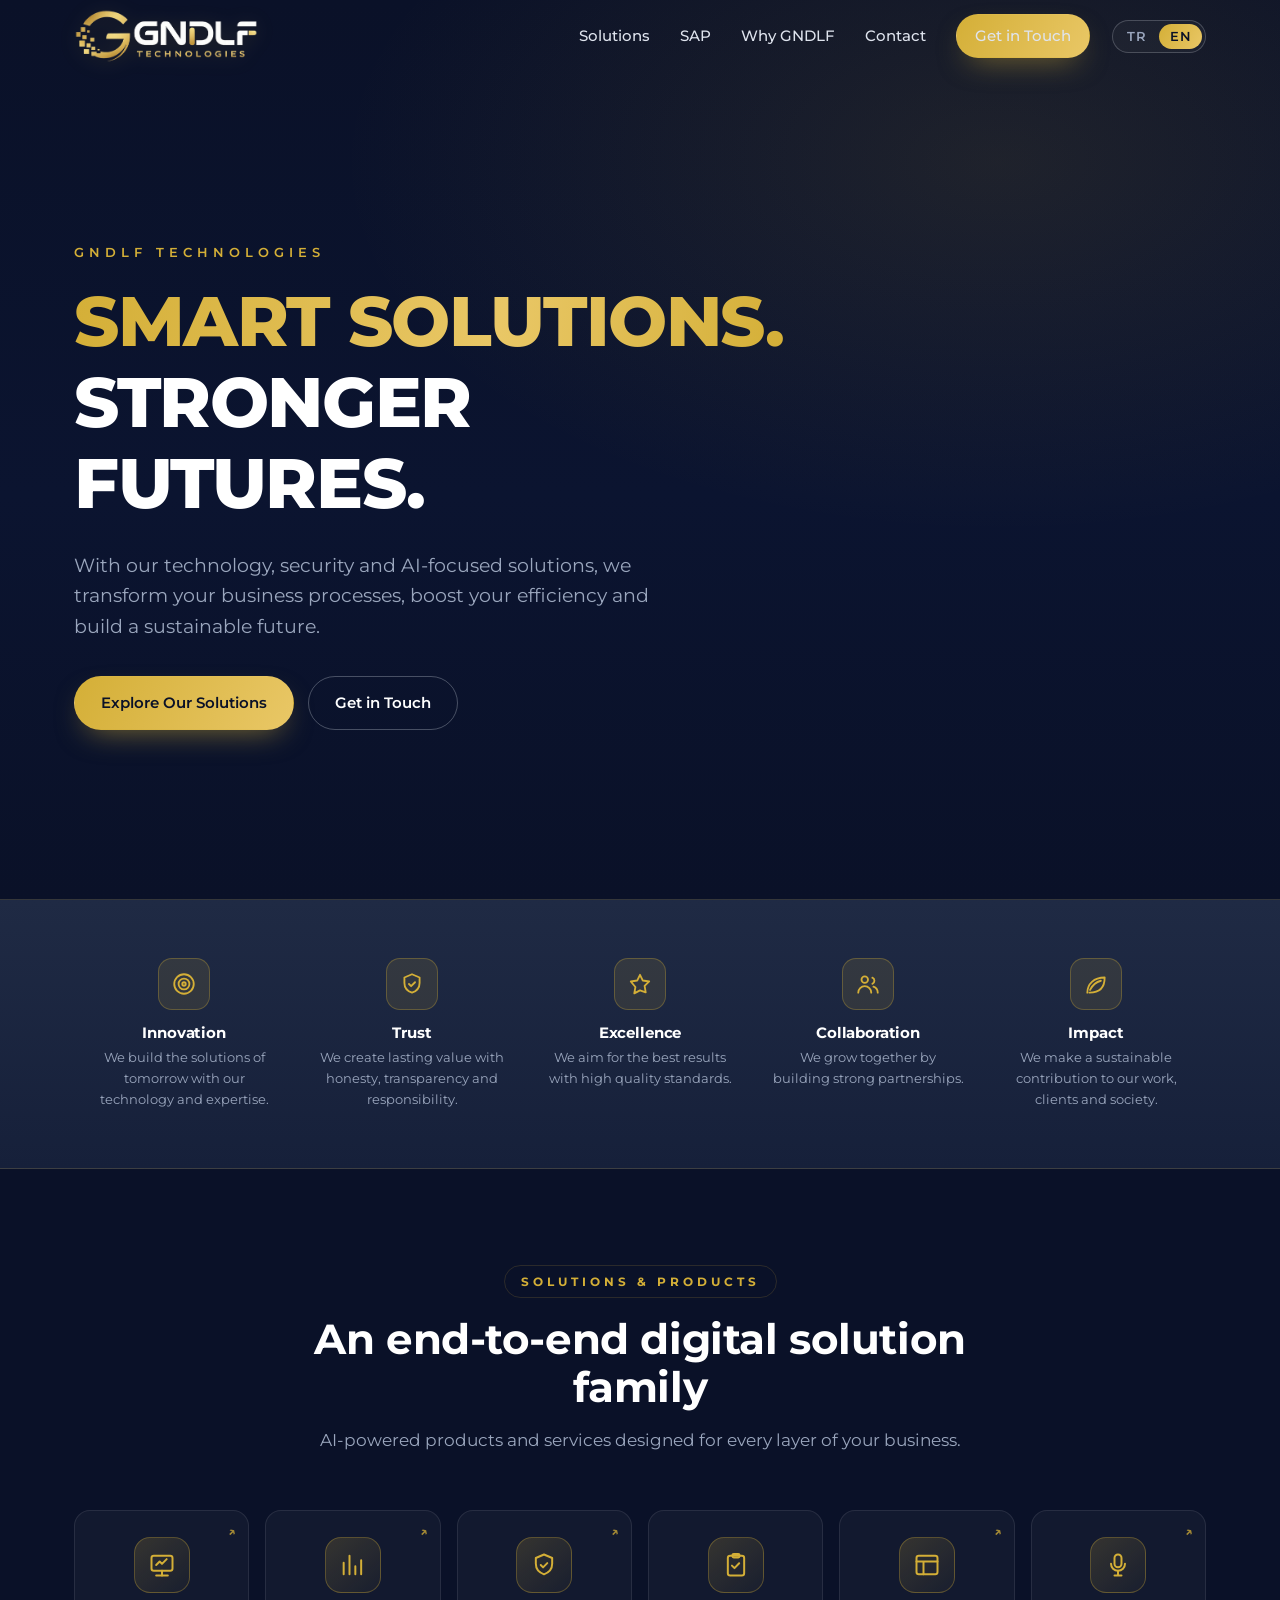
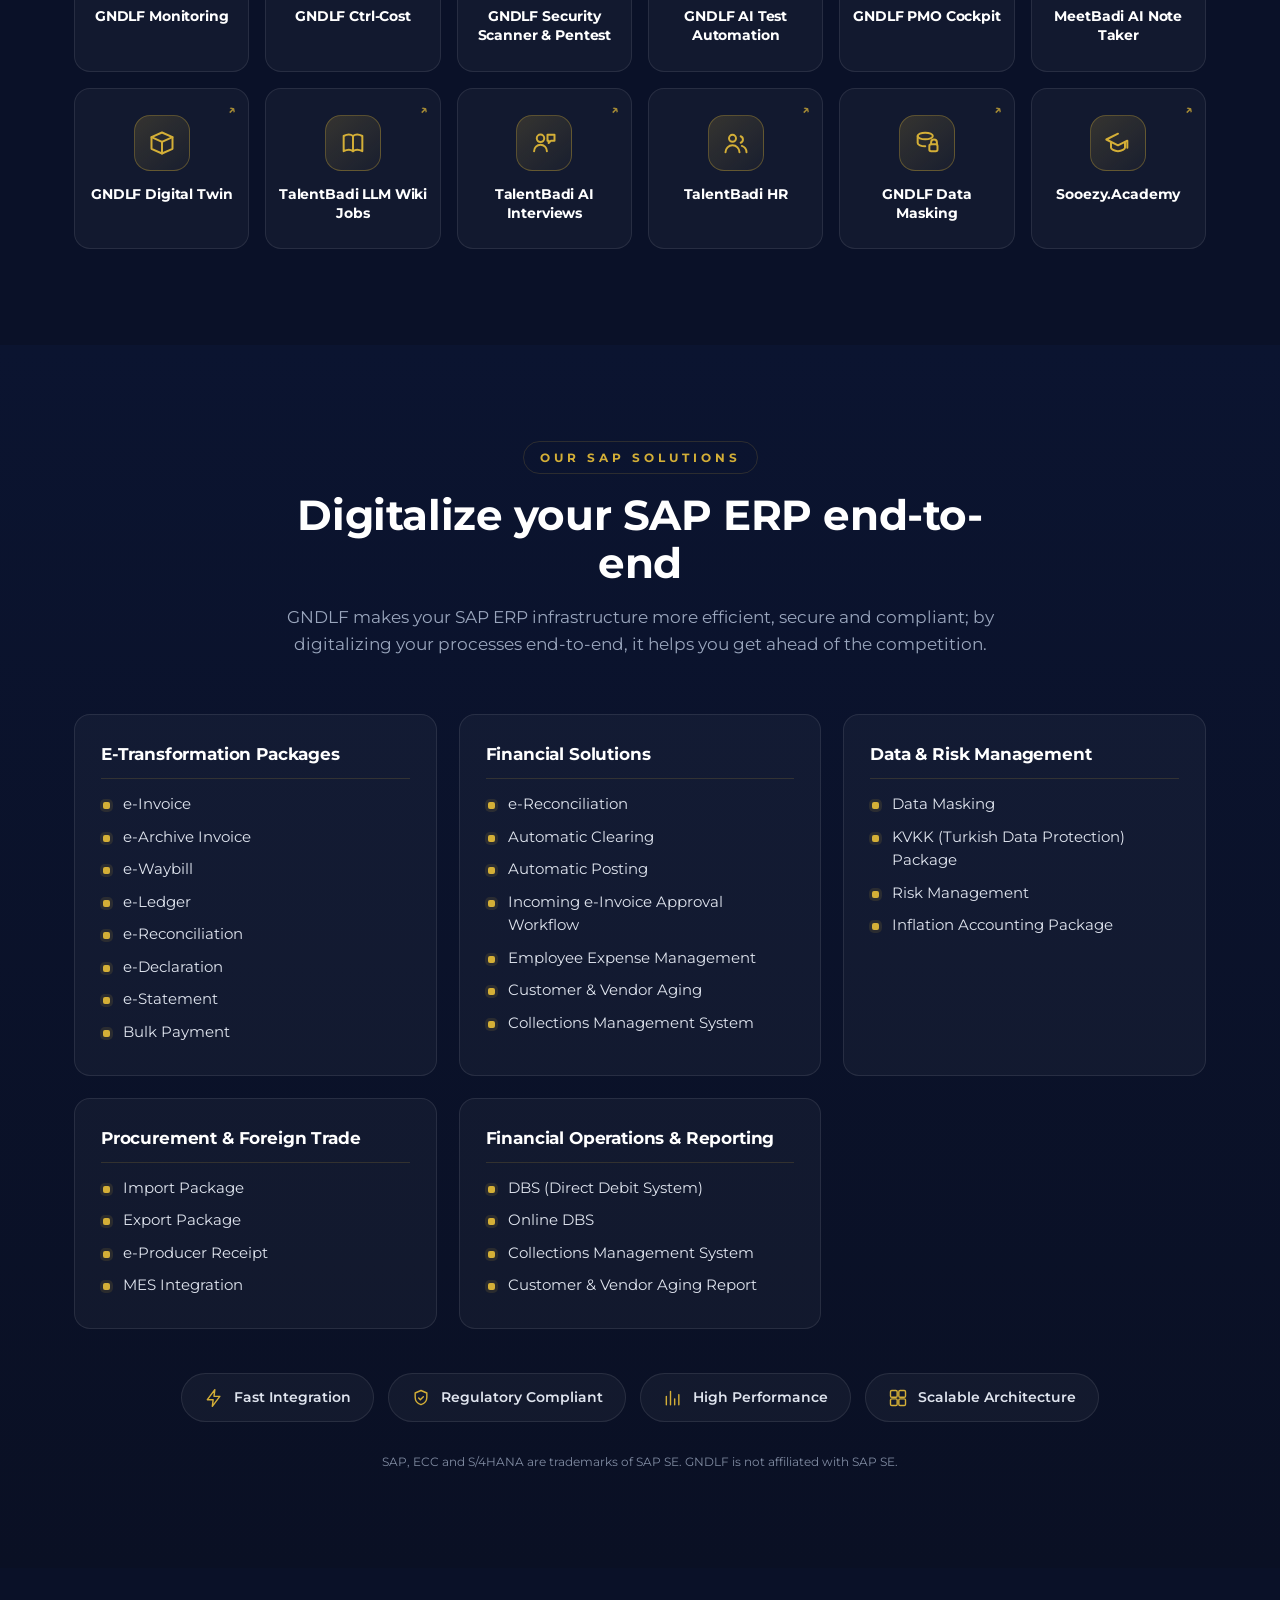
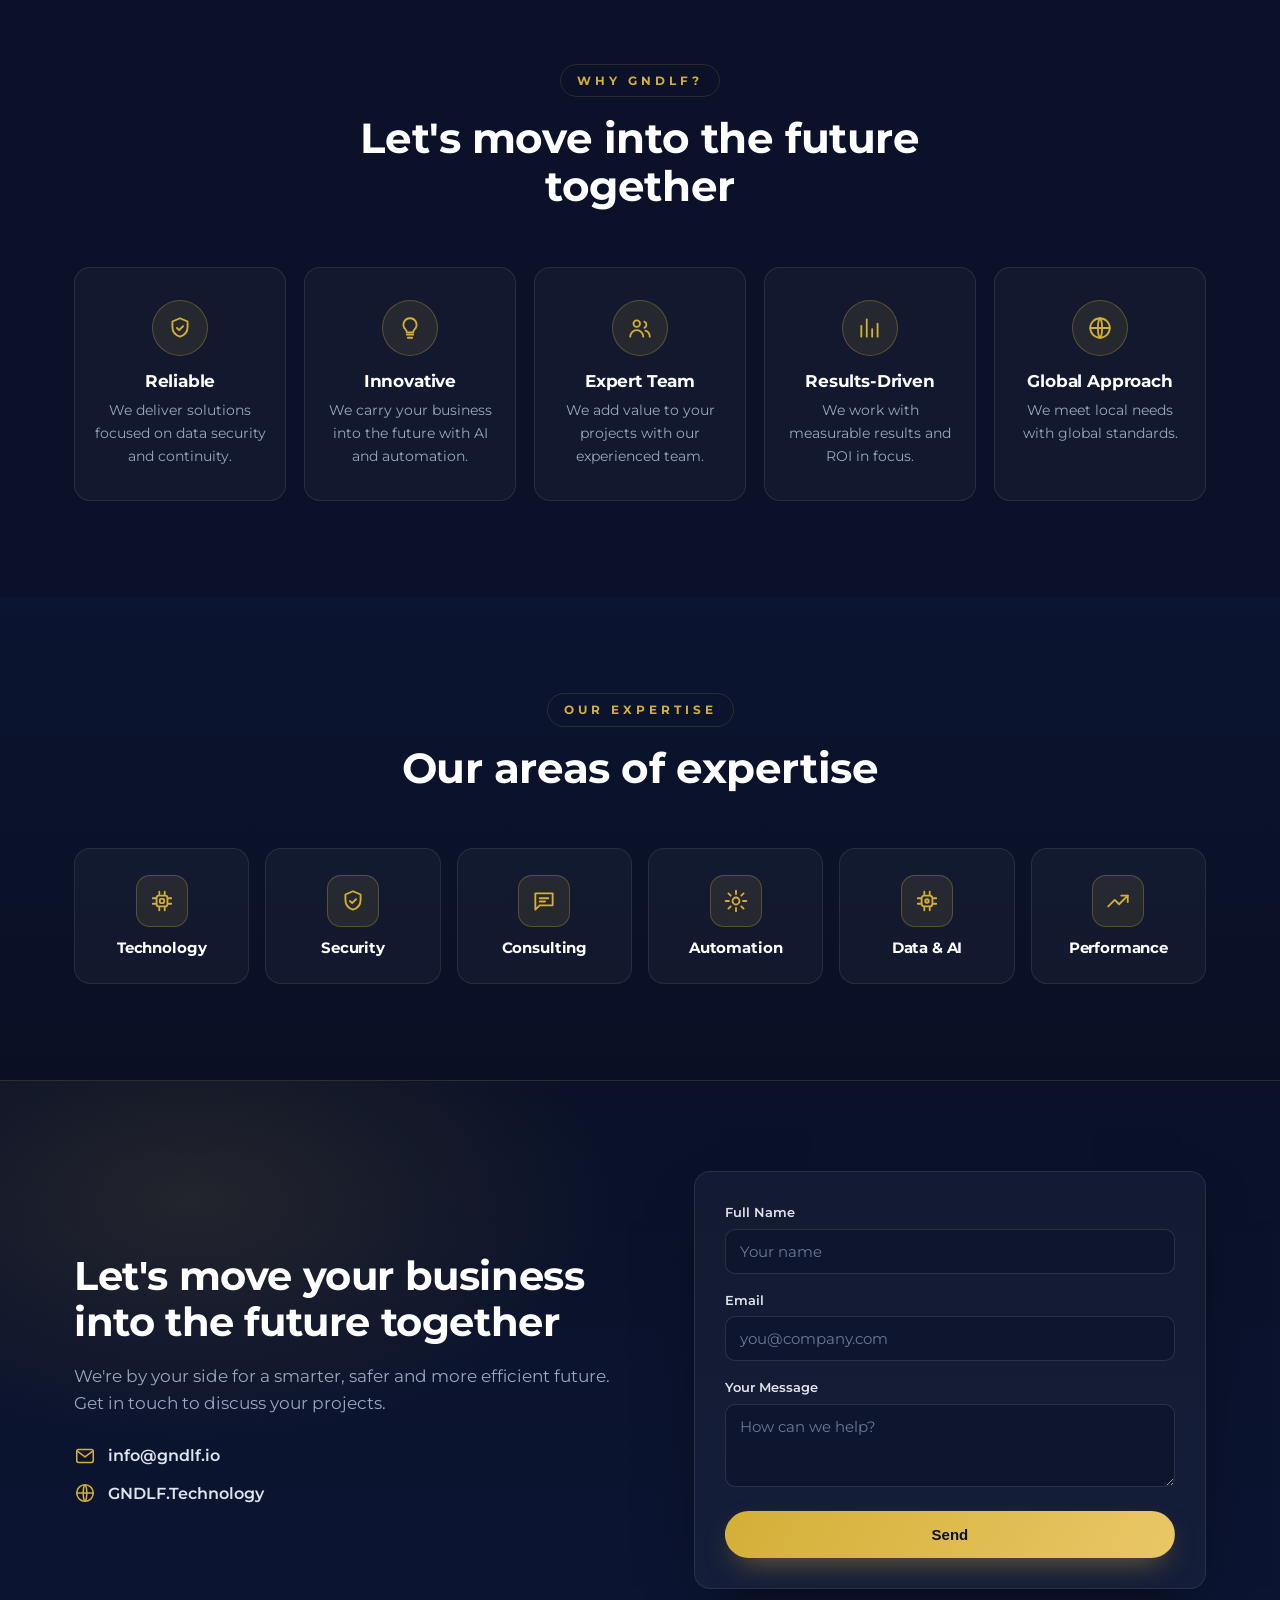
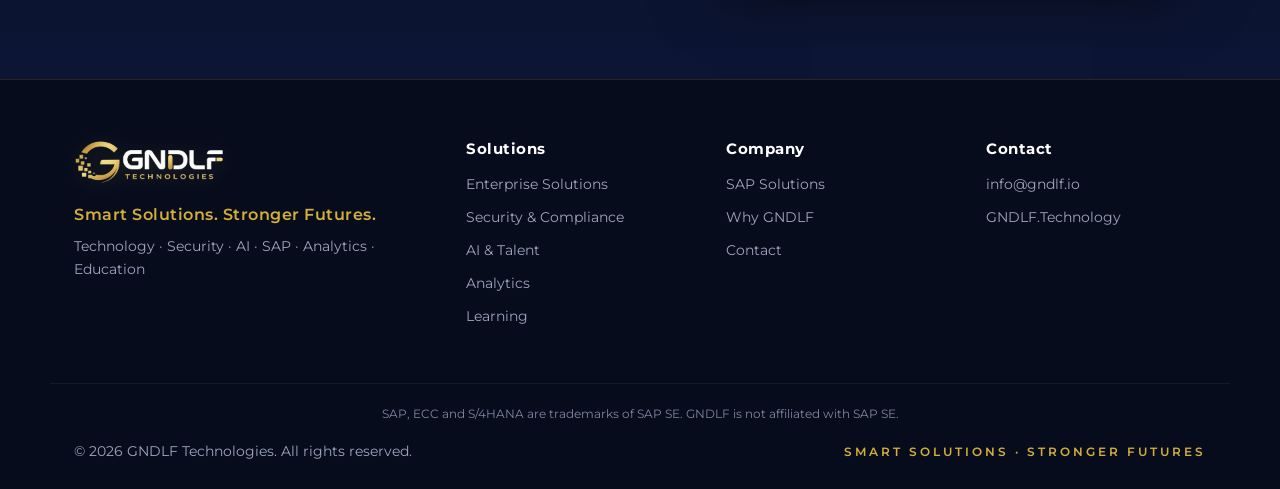
<file: index.html>
<!DOCTYPE html>
<html lang="en">
<head>
  <meta charset="UTF-8" />
  <meta name="viewport" content="width=device-width, initial-scale=1.0" />
  <title>GNDLF.Technology</title>
  <meta name="keywords" content="GNDLF.Technology, GNDLF Technologies, SAP Basis automation, yapay zeka, güvenlik, analitik, dijital dönüşüm" />
  <meta name="description" content="GNDLF.Technology enables companies to automate their daily SAP Basis and other administrative tasks, enhancing efficiency and performance." />
  <meta name="author" content="GNDLF.Technology" />
  <meta name="robots" content="index, follow" />
  <meta name="breadcrumb" content="GNDLF.Technology" />
  <meta name="theme-color" content="#0A1128" />
  <link rel="canonical" href="https://gndlf.technology/" />

  <!-- Open Graph -->
  <meta property="og:title" content="GNDLF.Technology" />
  <meta property="og:site_name" content="GNDLF.Technology" />
  <meta property="og:url" content="https://gndlf.technology/" />
  <meta property="og:description" content="GNDLF.Technology enables companies to automate their daily SAP Basis and other administrative tasks, enhancing efficiency and performance." />
  <meta property="og:type" content="website" />
  <meta property="og:image" content="https://gndlf.technology/img/og-preview.png" />
  <meta property="og:image:width" content="1200" />
  <meta property="og:image:height" content="630" />
  <meta property="og:image:alt" content="GNDLF Technologies — Smart Solutions. Stronger Futures." />

  <!-- Twitter -->
  <meta name="twitter:card" content="summary_large_image" />
  <meta name="twitter:title" content="GNDLF.Technology" />
  <meta name="twitter:description" content="GNDLF.Technology enables companies to automate their daily SAP Basis and other administrative tasks, enhancing efficiency and performance." />
  <meta name="twitter:image" content="https://gndlf.technology/img/og-preview.png" />
  <link rel="icon" href="data:image/svg+xml,%3Csvg xmlns='http://www.w3.org/2000/svg' viewBox='0 0 120 120'%3E%3Ccircle cx='60' cy='60' r='60' fill='%230A1128'/%3E%3Cpath d='M80 80 A30 30 0 1 1 89 49' fill='none' stroke='%23D4AF37' stroke-width='12' stroke-linecap='round'/%3E%3Cpath d='M56 54 L85 57 L85 61 L56 64 Z' fill='%23D4AF37'/%3E%3Crect x='24' y='46' width='8' height='8' rx='1.5' fill='%23D4AF37'/%3E%3Crect x='15' y='56' width='6' height='6' rx='1' fill='%23D4AF37'/%3E%3C/svg%3E" />
  <link rel="preconnect" href="https://fonts.googleapis.com" />
  <link rel="preconnect" href="https://fonts.gstatic.com" crossorigin />
  <link href="https://fonts.googleapis.com/css2?family=Montserrat:wght@400;500;600;700;800&display=swap" rel="stylesheet" />
  <style>
    :root{
      --logo:url("[data-uri]");
      --navy:#0A1128; --navy-2:#0d1730; --slate:#1F2A44; --gold:#D4AF37; --gold-2:#e9c766;
      --mist:#E6EBF2; --white:#FFFFFF; --ink:#0A1128; --text:#dfe4ee; --muted:#9aa6bd;
      --line:rgba(214,175,55,0.16); --card-bg:rgba(255,255,255,0.035); --card-bd:rgba(255,255,255,0.09);
      --radius:16px; --radius-sm:10px; --maxw:1180px; --shadow:0 24px 60px -24px rgba(0,0,0,0.65);
      --ease:cubic-bezier(.22,.61,.36,1);
    }
    *{box-sizing:border-box;}
    html{scroll-behavior:smooth; scroll-padding-top:84px;}
    body{margin:0; font-family:'Montserrat',system-ui,-apple-system,Segoe UI,Roboto,Arial,sans-serif;
      color:var(--text); background:var(--navy); line-height:1.6; -webkit-font-smoothing:antialiased; overflow-x:hidden;}
    img{max-width:100%; display:block;}
    a{color:inherit; text-decoration:none;}
    .container{width:100%; max-width:var(--maxw); margin:0 auto; padding:0 24px;}
    h1,h2,h3,h4{line-height:1.15; margin:0; letter-spacing:-0.01em; font-weight:700;}
    .grad-gold{background:linear-gradient(100deg,var(--gold) 0%,var(--gold-2) 60%,var(--gold) 100%);
      -webkit-background-clip:text; background-clip:text; color:transparent;}

    .btn{display:inline-flex; align-items:center; justify-content:center; gap:8px; padding:14px 26px;
      border-radius:999px; font-weight:600; font-size:15px; cursor:pointer; border:1px solid transparent;
      transition:transform .25s var(--ease),box-shadow .25s var(--ease),background .25s,color .25s; white-space:nowrap;}
    .btn--gold{background:linear-gradient(120deg,var(--gold),var(--gold-2)); color:var(--navy);
      box-shadow:0 12px 30px -12px rgba(212,175,55,0.6);}
    .btn--gold:hover{transform:translateY(-2px); box-shadow:0 18px 40px -12px rgba(212,175,55,0.75);}
    .btn--ghost{background:transparent; color:var(--white); border-color:rgba(230,235,242,0.28);}
    .btn--ghost:hover{border-color:var(--gold); color:var(--gold); transform:translateY(-2px);}
    .btn--sm{padding:9px 18px; font-size:14px;}
    .btn--block{width:100%;}

    .site-header{position:fixed; inset:0 0 auto 0; z-index:60;
      transition:background .35s,backdrop-filter .35s,border-color .35s,box-shadow .35s; border-bottom:1px solid transparent;}
    .site-header.scrolled{background:rgba(10,17,40,0.82); backdrop-filter:blur(14px);
      border-bottom-color:var(--line); box-shadow:0 10px 30px -20px rgba(0,0,0,.8);}
    .nav{display:flex; align-items:center; justify-content:space-between; height:72px;}
    .brand{display:inline-flex; align-items:center; gap:12px;}
    .brand__mark{filter:drop-shadow(0 4px 12px rgba(212,175,55,.28)); flex:0 0 auto;}
    .brand__logo{display:block; flex:0 0 auto; background:var(--logo) left center/contain no-repeat; height:54px; width:184px; filter:drop-shadow(0 3px 10px rgba(212,175,55,.16));}
    .footer__brand .brand__logo{height:44px; width:150px;}
    .brand__text{display:flex; flex-direction:column; line-height:1;}
    .brand__name{font-weight:800; font-size:21px; letter-spacing:2px;
      background:linear-gradient(92deg,#f0d283 0%,#f4dfa0 38%,#ffffff 78%);
      -webkit-background-clip:text; background-clip:text; color:transparent;}
    .brand__sub{font-size:9px; letter-spacing:5.5px; color:var(--gold); margin-top:4px;}
    .nav__right{display:flex; align-items:center; gap:22px;}
    .nav__links{display:flex; align-items:center; gap:30px;}
    .lang{display:inline-flex; align-items:center; gap:2px; padding:3px; border-radius:999px;
      border:1px solid rgba(230,235,242,0.22); background:rgba(255,255,255,0.03);}
    .lang__btn{border:0; background:transparent; cursor:pointer; color:var(--muted); font-family:inherit;
      font-weight:600; font-size:12.5px; letter-spacing:.5px; padding:5px 11px; border-radius:999px; transition:background .2s,color .2s;}
    .lang__btn:hover{color:var(--white);}
    .lang__btn.is-active{background:linear-gradient(120deg,var(--gold),var(--gold-2)); color:var(--navy);}
    .nav__links a{font-size:15px; font-weight:500; color:var(--text); transition:color .2s; position:relative;}
    .nav__links a:not(.btn):hover{color:var(--gold);}
    .nav__links a:not(.btn)::after{content:""; position:absolute; left:0; bottom:-6px; height:2px; width:0;
      background:var(--gold); transition:width .25s var(--ease);}
    .nav__links a:not(.btn):hover::after,.nav__links a.active::after{width:100%;}
    .nav__toggle{display:none; flex-direction:column; gap:5px; background:none; border:0; cursor:pointer; padding:8px;}
    .nav__toggle span{width:26px; height:2px; background:var(--white); border-radius:2px; transition:transform .3s var(--ease),opacity .3s;}
    .nav__toggle.open span:nth-child(1){transform:translateY(7px) rotate(45deg);}
    .nav__toggle.open span:nth-child(2){opacity:0;}
    .nav__toggle.open span:nth-child(3){transform:translateY(-7px) rotate(-45deg);}

    .hero{position:relative; min-height:100vh; display:flex; align-items:center; overflow:hidden; padding-top:72px;}
    .hero__bg{position:absolute; inset:0; z-index:0;}
    #networkCanvas{position:absolute; inset:0; width:100%; height:100%;}
    .hero::before{content:""; position:absolute; inset:0; z-index:1;
      background:radial-gradient(1100px 620px at 78% 18%,rgba(212,175,55,0.10),transparent 60%),
      linear-gradient(180deg,var(--navy) 0%,#0b1430 55%,var(--navy) 100%);}
    .hero__glow{position:absolute; right:-8%; top:8%; width:620px; height:620px; z-index:1;
      background:radial-gradient(circle,rgba(212,175,55,0.16),transparent 62%); filter:blur(10px); pointer-events:none;}
    .hero__inner{position:relative; z-index:2; padding:60px 24px;}
    .hero__content{max-width:720px;}
    .hero__eyebrow{color:var(--gold); font-weight:600; letter-spacing:5px; font-size:13px; margin:0 0 18px;}
    .hero__title{font-size:clamp(2.4rem,6.2vw,4.4rem); font-weight:800; letter-spacing:-0.02em; color:var(--white);}
    .hero__lead{margin:26px 0 34px; font-size:clamp(1rem,1.6vw,1.2rem); color:var(--muted); max-width:620px;}
    .hero__actions{display:flex; gap:14px; flex-wrap:wrap;}

    .values{position:relative; z-index:3; margin-top:-1px; background:linear-gradient(180deg,var(--slate),#16203a);
      border-top:1px solid var(--line); border-bottom:1px solid var(--line);}
    .values__grid{display:grid; grid-template-columns:repeat(5,1fr); gap:8px; padding:40px 24px;}
    .value{text-align:center; padding:18px 14px; border-radius:var(--radius-sm); transition:background .3s;}
    .value:hover{background:rgba(255,255,255,0.04);}
    .value__icon{display:inline-grid; place-items:center; width:52px; height:52px; margin:0 auto 14px;
      border-radius:14px; background:rgba(212,175,55,0.12); color:var(--gold); border:1px solid rgba(212,175,55,.3);}
    .value__icon svg{width:26px; height:26px;}
    .value h3{font-size:15px; color:var(--white); margin-bottom:6px;}
    .value p{font-size:13px; color:var(--muted); margin:0;}

    .section{padding:96px 0; position:relative;}
    .section--alt{background:linear-gradient(180deg,#0b1430,#0a1024);}
    .section__head{max-width:720px; margin:0 auto 56px; text-align:center;}
    .kicker{display:inline-block; color:var(--gold); font-weight:700; letter-spacing:4px; font-size:12px;
      padding:6px 16px; border:1px solid var(--line); border-radius:999px; margin-bottom:18px;}
    .section__head h2{font-size:clamp(1.7rem,3.4vw,2.6rem); color:var(--white);}
    .section__head p{color:var(--muted); margin:16px 0 0; font-size:1.05rem;}

    .cards{display:grid; gap:22px;}
    .cards--solutions{grid-template-columns:repeat(3,1fr);}
    .cards--sap{grid-template-columns:repeat(3,1fr);}
    .card{background:var(--card-bg); border:1px solid var(--card-bd); border-radius:var(--radius);
      padding:30px 26px; position:relative; overflow:hidden;
      transition:transform .35s var(--ease),border-color .35s,box-shadow .35s,background .35s;}
    .card::before{content:""; position:absolute; inset:0 0 auto 0; height:3px;
      background:linear-gradient(90deg,transparent,var(--gold),transparent); opacity:0; transition:opacity .35s;}
    .card:hover{transform:translateY(-6px); border-color:rgba(212,175,55,0.45); box-shadow:var(--shadow); background:rgba(255,255,255,0.05);}
    .card:hover::before{opacity:1;}
    .card__icon{display:grid; place-items:center; width:62px; height:62px; border-radius:16px; margin-bottom:20px;
      background:linear-gradient(140deg,rgba(212,175,55,.18),rgba(212,175,55,.04)); border:1px solid rgba(212,175,55,.32); color:var(--gold);}
    .card__icon svg{width:30px; height:30px;}
    .card h3{color:var(--white); font-size:1.2rem; margin-bottom:12px;}
    .card__desc{color:var(--muted); font-size:0.95rem; margin:0 0 18px;}
    .card__list{list-style:none; margin:0; padding:0; display:flex; flex-direction:column; gap:9px;}
    .card__list li{font-size:0.92rem; color:var(--text); padding-left:22px; position:relative;}
    .card__list li::before{content:""; position:absolute; left:2px; top:9px; width:7px; height:7px; border-radius:2px;
      background:var(--gold); box-shadow:0 0 0 3px rgba(212,175,55,.12);}
    .card--sap h3{font-size:1.05rem; padding-bottom:14px; margin-bottom:14px; border-bottom:1px solid var(--line);}

    .sap-badges{display:flex; flex-wrap:wrap; gap:14px; justify-content:center; margin-top:44px;}
    .sap-badge{display:inline-flex; align-items:center; gap:10px; padding:12px 22px; border-radius:999px;
      background:rgba(255,255,255,0.04); border:1px solid var(--card-bd); color:var(--text); font-weight:600; font-size:0.9rem;}
    .sap-badge span{display:inline-grid; place-items:center; color:var(--gold);}
    .sap-badge svg{width:20px; height:20px;}
    .sap-badge b{font-weight:600;}
    .sap-tm{max-width:780px; margin:30px auto 0; text-align:center; color:var(--muted); font-size:0.78rem; opacity:.82;}

    .why-grid{display:grid; grid-template-columns:repeat(5,1fr); gap:18px;}
    .why{text-align:center; padding:32px 18px; border-radius:var(--radius); background:var(--card-bg);
      border:1px solid var(--card-bd); transition:transform .3s var(--ease),border-color .3s;}
    .why:hover{transform:translateY(-5px); border-color:rgba(212,175,55,.4);}
    .why__icon{display:inline-grid; place-items:center; width:56px; height:56px; margin-bottom:16px;
      border-radius:50%; background:rgba(212,175,55,0.1); border:1px solid rgba(212,175,55,.3); color:var(--gold);}
    .why__icon svg{width:26px; height:26px;}
    .why h3{color:var(--white); font-size:1.05rem; margin-bottom:8px;}
    .why p{color:var(--muted); font-size:0.9rem; margin:0;}

    .products{display:grid; grid-template-columns:repeat(6,1fr); gap:16px;}
    .product{position:relative; text-align:center; padding:26px 12px; border-radius:var(--radius); background:var(--card-bg); border:1px solid var(--card-bd); transition:transform .3s var(--ease),border-color .3s,background .3s;}
    .product--link{cursor:pointer;}
    .product--link::after{content:"\2197"; position:absolute; top:10px; right:12px; color:var(--gold); font-weight:700; font-size:13px; opacity:.75;}
    .product:hover{transform:translateY(-6px); border-color:rgba(212,175,55,.45); background:rgba(255,255,255,0.05);}
    .product__icon{display:inline-grid; place-items:center; width:56px; height:56px; margin-bottom:14px; border-radius:16px; background:linear-gradient(140deg,rgba(212,175,55,.18),rgba(212,175,55,.04)); border:1px solid rgba(212,175,55,.32); color:var(--gold);}
    .product__icon svg{width:28px; height:28px;}
    .product h3{color:var(--white); font-size:0.9rem; margin:0; line-height:1.3;}
    @media (max-width:1024px){.products{grid-template-columns:repeat(4,1fr);}}
    @media (max-width:680px){.products{grid-template-columns:repeat(3,1fr);}}
    @media (max-width:460px){.products{grid-template-columns:repeat(2,1fr);}}
    .areas{display:grid; grid-template-columns:repeat(6,1fr); gap:16px;}
    .area{text-align:center; padding:26px 12px; border-radius:var(--radius); background:var(--card-bg); border:1px solid var(--card-bd); transition:transform .3s var(--ease),border-color .3s;}
    .area:hover{transform:translateY(-5px); border-color:rgba(212,175,55,.4);}
    .area__icon{display:inline-grid; place-items:center; width:52px; height:52px; margin-bottom:12px; border-radius:14px; background:rgba(212,175,55,0.1); border:1px solid rgba(212,175,55,.3); color:var(--gold);}
    .area__icon svg{width:26px; height:26px;}
    .area h3{color:var(--white); font-size:0.95rem; margin:0;}
    @media (max-width:900px){.areas{grid-template-columns:repeat(3,1fr);}}
    @media (max-width:520px){.areas{grid-template-columns:repeat(2,1fr);}}
    .cta{padding:90px 0; position:relative;
      background:radial-gradient(700px 400px at 15% 20%,rgba(212,175,55,0.12),transparent 60%),
      linear-gradient(180deg,var(--navy),#0c1533); border-top:1px solid var(--line);}
    .cta__inner{display:grid; grid-template-columns:1.05fr 0.95fr; gap:54px; align-items:center;}
    .cta__text h2{font-size:clamp(1.7rem,3.4vw,2.5rem); color:var(--white);}
    .cta__text p{color:var(--muted); margin:18px 0 26px; font-size:1.05rem;}
    .cta__links{display:flex; flex-direction:column; gap:12px;}
    .cta__link{display:inline-flex; align-items:center; gap:12px; color:var(--text); font-weight:600; width:fit-content; transition:color .2s;}
    .cta__link:hover{color:var(--gold);}
    .cta__link svg{width:22px; height:22px; color:var(--gold);}
    .cta__form{background:rgba(255,255,255,0.04); border:1px solid var(--card-bd); border-radius:var(--radius); padding:30px; box-shadow:var(--shadow);}
    .field{margin-bottom:16px;}
    .field label{display:block; font-size:13px; font-weight:600; color:var(--text); margin-bottom:6px;}
    .field input,.field textarea{width:100%; padding:12px 14px; border-radius:var(--radius-sm);
      background:rgba(10,17,40,0.55); border:1px solid rgba(255,255,255,0.12); color:var(--white);
      font-family:inherit; font-size:15px; transition:border-color .2s,box-shadow .2s; resize:vertical;}
    .field input:focus,.field textarea:focus{outline:none; border-color:var(--gold); box-shadow:0 0 0 3px rgba(212,175,55,0.16);}
    .field input::placeholder,.field textarea::placeholder{color:#6b7896;}
    .cta__note{margin:14px 0 0; font-size:14px; color:var(--gold-2); text-align:center;}

    .site-footer{background:#070c1d; border-top:1px solid var(--line); padding-top:60px;}
    .footer__grid{display:grid; grid-template-columns:1.6fr 1fr 1fr 1fr; gap:40px; padding-bottom:44px;}
    .footer__brand .brand{margin-bottom:18px;}
    .footer__tag{color:var(--gold); font-weight:600; margin:0 0 8px; letter-spacing:.5px;}
    .footer__desc{color:var(--muted); font-size:0.9rem; margin:0;}
    .footer__col h4{color:var(--white); font-size:0.95rem; margin-bottom:16px; letter-spacing:.5px;}
    .footer__col a{display:block; color:var(--muted); font-size:0.9rem; margin-bottom:10px; transition:color .2s;}
    .footer__col a:hover{color:var(--gold);}
    .footer__legal{border-top:1px solid rgba(255,255,255,0.07); padding:20px 24px 0; color:var(--muted); font-size:0.76rem; opacity:.8; text-align:center;}
    .footer__bottom{display:flex; justify-content:space-between; align-items:center; gap:16px; flex-wrap:wrap;
      padding:18px 24px 26px; color:var(--muted); font-size:0.85rem;}
    .footer__pill{color:var(--gold); letter-spacing:3px; font-weight:600; font-size:0.72rem;}

    .js .reveal{opacity:0; transform:translateY(26px); transition:opacity .7s var(--ease),transform .7s var(--ease);}
    .js .reveal.in{opacity:1; transform:none;}

    @media (max-width:1024px){
      .cards--solutions,.cards--sap{grid-template-columns:repeat(2,1fr);}
      .values__grid{grid-template-columns:repeat(3,1fr);}
      .why-grid{grid-template-columns:repeat(3,1fr);}
    }
    @media (max-width:820px){
      .nav__toggle{display:flex;}
      .nav__links{position:fixed; inset:72px 0 auto 0; flex-direction:column; align-items:stretch; gap:0;
        background:rgba(10,17,40,0.97); backdrop-filter:blur(16px); border-bottom:1px solid var(--line);
        padding:10px 24px 24px; transform:translateY(-120%); transition:transform .38s var(--ease); box-shadow:var(--shadow);}
      .nav__links.open{transform:translateY(0);}
      .nav__links a{padding:14px 4px; border-bottom:1px solid rgba(255,255,255,0.06);}
      .nav__cta{margin-top:12px;}
      .cta__inner{grid-template-columns:1fr; gap:34px;}
      .footer__grid{grid-template-columns:1fr 1fr;}
    }
    @media (max-width:620px){
      .values__grid{grid-template-columns:repeat(2,1fr);}
      .cards--solutions,.cards--sap{grid-template-columns:1fr;}
      .why-grid{grid-template-columns:repeat(2,1fr);}
      .section{padding:68px 0;}
        .footer__grid{grid-template-columns:1fr; gap:28px;}
      .footer__bottom{flex-direction:column; text-align:center;}
    }
    @media (prefers-reduced-motion:reduce){
      *{animation:none !important; transition:none !important;}
      .reveal{opacity:1; transform:none;}
      html{scroll-behavior:auto;}
    }
  </style>
</head>
<body>

  <header class="site-header" id="siteHeader">
    <div class="container nav">
      <a href="#top" class="brand" aria-label="GNDLF Technologies">
        <span class="brand__logo" role="img" aria-label="GNDLF Technologies"></span>
      </a>
      <div class="nav__right">
        <nav class="nav__links" id="navLinks" aria-label="Ana menü">
          <a href="#solutions" data-i18n="nav.solutions">Çözümler</a>
          <a href="#sap">SAP</a>
          <a href="#why-gndlf" data-i18n="nav.why">Neden GNDLF</a>
          <a href="#contact" data-i18n="nav.contact">İletişim</a>
          <a href="#contact" class="btn btn--gold btn--sm nav__cta" data-i18n="nav.cta">Bize Ulaşın</a>
        </nav>
        <div class="lang" role="group" aria-label="Dil / Language">
          <button type="button" class="lang__btn" data-set-lang="tr">TR</button>
          <button type="button" class="lang__btn is-active" data-set-lang="en">EN</button>
        </div>
        <button class="nav__toggle" id="navToggle" aria-label="Menü" aria-expanded="false"><span></span><span></span><span></span></button>
      </div>
    </div>
  </header>

  <main id="top">

    <section class="hero" id="hero">
      <div class="hero__bg" aria-hidden="true"><canvas id="networkCanvas"></canvas><div class="hero__glow"></div></div>
      <div class="container hero__inner">
        <div class="hero__content reveal">
          <p class="hero__eyebrow">GNDLF TECHNOLOGIES</p>
          <h1 class="hero__title"><span class="grad-gold">SMART SOLUTIONS.</span><br /><span>STRONGER FUTURES.</span></h1>
          <p class="hero__lead" data-i18n="hero.lead">Teknoloji, güvenlik ve yapay zeka odaklı çözümlerimizle iş süreçlerinizi dönüştürüyor, verimliliğinizi artırıyor ve sürdürülebilir bir gelecek inşa ediyoruz.</p>
          <div class="hero__actions">
            <a href="#solutions" class="btn btn--gold" data-i18n="hero.cta1">Çözümlerimizi Keşfedin</a>
            <a href="#contact" class="btn btn--ghost" data-i18n="hero.cta2">Bize Ulaşın</a>
          </div>
        </div>
      </div>
    </section>

        <section class="values" aria-label="Değerlerimiz">
      <div class="container values__grid">
        <div class="value reveal"><span class="value__icon"><svg viewBox="0 0 24 24" fill="none" stroke="currentColor" stroke-width="1.7" stroke-linecap="round" stroke-linejoin="round"><circle cx="12" cy="12" r="9"/><circle cx="12" cy="12" r="5"/><circle cx="12" cy="12" r="1.6"/></svg></span><h3 data-i18n="val.t1">İnovasyon</h3><p data-i18n="val.1">Teknoloji ve uzmanlığımızla yarının çözümlerini geliştiriyoruz.</p></div>
        <div class="value reveal"><span class="value__icon"><svg viewBox="0 0 24 24" fill="none" stroke="currentColor" stroke-width="1.7" stroke-linecap="round" stroke-linejoin="round"><path d="M12 3l7 3v5c0 4.5-3 7.6-7 9-4-1.4-7-4.5-7-9V6z"/><path d="M9.2 12l2 2 3.6-3.6"/></svg></span><h3 data-i18n="val.t2">Güven</h3><p data-i18n="val.2">Dürüstlük, şeffaflık ve sorumlulukla kalıcı değer yaratıyoruz.</p></div>
        <div class="value reveal"><span class="value__icon"><svg viewBox="0 0 24 24" fill="none" stroke="currentColor" stroke-width="1.7" stroke-linecap="round" stroke-linejoin="round"><path d="M12 3.5l2.6 5.3 5.9.86-4.25 4.14 1 5.86L12 17.9l-5.25 2.76 1-5.86L3.5 9.66l5.9-.86z"/></svg></span><h3 data-i18n="val.t3">Mükemmellik</h3><p data-i18n="val.3">Yüksek kalite standartlarıyla en iyi sonuçları hedefliyoruz.</p></div>
        <div class="value reveal"><span class="value__icon"><svg viewBox="0 0 24 24" fill="none" stroke="currentColor" stroke-width="1.7" stroke-linecap="round" stroke-linejoin="round"><circle cx="9" cy="8" r="3"/><path d="M3 20a6 6 0 0 1 12 0"/><path d="M16 6.2a3 3 0 0 1 0 5.6"/><path d="M17 14.5a6 6 0 0 1 4 5.5"/></svg></span><h3 data-i18n="val.t4">İş Birliği</h3><p data-i18n="val.4">Güçlü ortaklıklar kurarak birlikte büyüyoruz.</p></div>
        <div class="value reveal"><span class="value__icon"><svg viewBox="0 0 24 24" fill="none" stroke="currentColor" stroke-width="1.7" stroke-linecap="round" stroke-linejoin="round"><path d="M4 20c0-8 6-14 16-14 0 10-6 14-14 14"/><path d="M6.5 17.5c2.5-5 6-7.5 10-8.5"/></svg></span><h3 data-i18n="val.t5">Etki</h3><p data-i18n="val.5">İşimize, müşterilerimize ve topluma sürdürülebilir katkı sağlıyoruz.</p></div>
      </div>
    </section>

        <section class="section" id="solutions">
      <div class="container">
        <header class="section__head reveal">
          <span class="kicker" data-i18n="sol.kicker">ÇÖZÜM VE ÜRÜNLERİMİZ</span>
          <h2 data-i18n="sol.h2">Uçtan uca dijital çözüm ailesi</h2>
          <p data-i18n="sol.p">İşletmenizin her katmanı için tasarlanmış, yapay zeka ile güçlendirilmiş ürün ve hizmetler.</p>
        </header>
        <div class="products">
          <a class="product product--link reveal" href="https://gndlf.io/" target="_blank" rel="noopener" title="GNDLF Monitoring — yeni sekmede aç"><span class="product__icon"><svg viewBox="0 0 24 24" fill="none" stroke="currentColor" stroke-width="1.7" stroke-linecap="round" stroke-linejoin="round"><rect x="3" y="4" width="18" height="13" rx="2"/><path d="M7 21h10"/><path d="M12 17v4"/><path d="M7 12l3-3 2 2 4-4"/></svg></span><h3>GNDLF Monitoring</h3></a>
          <a class="product product--link reveal" href="https://ctrlcost.co/" target="_blank" rel="noopener" title="Ctrl-Cost — yeni sekmede aç"><span class="product__icon"><svg viewBox="0 0 24 24" fill="none" stroke="currentColor" stroke-width="1.7" stroke-linecap="round" stroke-linejoin="round"><path d="M4 20V10M9 20V4M14 20v-7M19 20V8"/></svg></span><h3>GNDLF Ctrl-Cost</h3></a>
          <a class="product product--link reveal" href="security-scanner.html" target="_blank" rel="noopener" title="GNDLF Security Scanner &amp; Pentest — yeni sekmede aç"><span class="product__icon"><svg viewBox="0 0 24 24" fill="none" stroke="currentColor" stroke-width="1.7" stroke-linecap="round" stroke-linejoin="round"><path d="M12 3l7 3v5c0 4.5-3 7.6-7 9-4-1.4-7-4.5-7-9V6z"/><path d="M9.2 12l2 2 3.6-3.6"/></svg></span><h3>GNDLF Security Scanner &amp; Pentest</h3></a>
          <div class="product reveal"><span class="product__icon"><svg viewBox="0 0 24 24" fill="none" stroke="currentColor" stroke-width="1.7" stroke-linecap="round" stroke-linejoin="round"><rect x="5" y="4" width="14" height="17" rx="2"/><rect x="9" y="2.5" width="6" height="3" rx="1"/><path d="M8.5 12.5l2.2 2.2 4-4.2"/></svg></span><h3>GNDLF AI Test Automation</h3></div>
          <a class="product product--link reveal" href="pmo-cockpit.html" target="_blank" rel="noopener" title="GNDLF PMO Cockpit — yeni sekmede aç"><span class="product__icon"><svg viewBox="0 0 24 24" fill="none" stroke="currentColor" stroke-width="1.7" stroke-linecap="round" stroke-linejoin="round"><rect x="3" y="4" width="18" height="16" rx="2"/><path d="M3 9h18M9 9v11"/></svg></span><h3>GNDLF PMO Cockpit</h3></a>
          <a class="product product--link reveal" href="https://meetbadi.com/" target="_blank" rel="noopener" title="MeetBadi — yeni sekmede aç"><span class="product__icon"><svg viewBox="0 0 24 24" fill="none" stroke="currentColor" stroke-width="1.7" stroke-linecap="round" stroke-linejoin="round"><rect x="9" y="3" width="6" height="11" rx="3"/><path d="M6 11a6 6 0 0 0 12 0"/><path d="M12 17v4M9 21h6"/></svg></span><h3>MeetBadi AI Note Taker</h3></a>
          <a class="product product--link reveal" href="https://digitaltwin.gndlf.io/" target="_blank" rel="noopener" title="GNDLF Digital Twin — yeni sekmede aç"><span class="product__icon"><svg viewBox="0 0 24 24" fill="none" stroke="currentColor" stroke-width="1.7" stroke-linecap="round" stroke-linejoin="round"><path d="M3 7l9-4 9 4-9 4-9-4z"/><path d="M3 7v10l9 4 9-4V7"/><path d="M12 11v10"/></svg></span><h3>GNDLF Digital Twin</h3></a>
          <a class="product product--link reveal" href="https://talentbadi.com/" target="_blank" rel="noopener" title="TalentBadi — yeni sekmede aç"><span class="product__icon"><svg viewBox="0 0 24 24" fill="none" stroke="currentColor" stroke-width="1.7" stroke-linecap="round" stroke-linejoin="round"><path d="M12 6c-2-1.5-5-1.5-8 0v13c3-1.5 6-1.5 8 0 2-1.5 5-1.5 8 0V6c-3-1.5-6-1.5-8 0z"/><path d="M12 6v13"/></svg></span><h3>TalentBadi LLM Wiki Jobs</h3></a>
          <a class="product product--link reveal" href="https://talentbadi.com/" target="_blank" rel="noopener" title="TalentBadi — yeni sekmede aç"><span class="product__icon"><svg viewBox="0 0 24 24" fill="none" stroke="currentColor" stroke-width="1.7" stroke-linecap="round" stroke-linejoin="round"><circle cx="9" cy="8" r="3.2"/><path d="M3.5 19a5.5 5.5 0 0 1 11 0"/><path d="M15 5h6v5h-3l-2 2v-2h-1z"/></svg></span><h3>TalentBadi AI Interviews</h3></a>
          <a class="product product--link reveal" href="https://talentbadi.com/" target="_blank" rel="noopener" title="TalentBadi — yeni sekmede aç"><span class="product__icon"><svg viewBox="0 0 24 24" fill="none" stroke="currentColor" stroke-width="1.7" stroke-linecap="round" stroke-linejoin="round"><circle cx="9" cy="8" r="3"/><path d="M3 20a6 6 0 0 1 12 0"/><path d="M16 6.2a3 3 0 0 1 0 5.6"/><path d="M17 14.5a6 6 0 0 1 4 5.5"/></svg></span><h3>TalentBadi HR</h3></a>
          <a class="product product--link reveal" href="data-masking.html" target="_blank" rel="noopener" title="GNDLF Data Masking — yeni sekmede aç"><span class="product__icon"><svg viewBox="0 0 24 24" fill="none" stroke="currentColor" stroke-width="1.7" stroke-linecap="round" stroke-linejoin="round"><ellipse cx="10.5" cy="6" rx="6.5" ry="2.8"/><path d="M4 6v6c0 1.5 2.9 2.8 6.5 2.8"/><rect x="14" y="13" width="7" height="6" rx="1.5"/><path d="M15.5 13v-1.5a2.5 2.5 0 0 1 5 0V13"/></svg></span><h3>GNDLF Data Masking</h3></a>
          <a class="product product--link reveal" href="https://sooezy.academy/" target="_blank" rel="noopener" title="Sooezy.Academy — yeni sekmede aç"><span class="product__icon"><svg viewBox="0 0 24 24" fill="none" stroke="currentColor" stroke-width="1.7" stroke-linecap="round" stroke-linejoin="round"><path d="M12 4L2 9l10 5 8-4v6"/><path d="M6 11.5V16c0 1.1 2.7 3 6 3s6-1.9 6-3v-4.5"/></svg></span><h3>Sooezy.Academy</h3></a>
        </div>
      </div>
    </section>

    <section class="section section--alt" id="sap">
      <div class="container">
        <header class="section__head reveal">
          <span class="kicker" data-i18n="sap.kicker">SAP ÇÖZÜMLERİMİZ</span>
          <h2 data-i18n="sap.h2">SAP ERP altyapınızı uçtan uca dijitalleştirin</h2>
          <p data-i18n="sap.p">GNDLF, SAP ERP altyapınızı daha verimli, güvenli ve uyumlu hale getirir; iş süreçlerinizi uçtan uca dijitalleştirerek rekabette öne geçmenizi sağlar.</p>
        </header>
        <div class="cards cards--sap">
          <article class="card card--sap reveal">
            <h3 data-i18n="sap.t1">E-Dönüşüm Paketleri</h3>
            <ul class="card__list"><li data-i18n="sap.t1.li1">e-Fatura</li><li data-i18n="sap.t1.li2">e-Arşiv Fatura</li><li data-i18n="sap.t1.li3">e-İrsaliye</li><li data-i18n="sap.t1.li4">e-Defter</li><li data-i18n="sap.t1.li5">e-Mutabakat</li><li data-i18n="sap.t1.li6">e-Beyanname</li><li data-i18n="sap.t1.li7">e-Ekstre</li><li data-i18n="sap.t1.li8">Toplu Ödeme</li></ul>
          </article>
          <article class="card card--sap reveal">
            <h3 data-i18n="sap.t2">Finansal Çözümler</h3>
            <ul class="card__list"><li data-i18n="sap.t2.li1">e-Mutabakat</li><li data-i18n="sap.t2.li2">Otomatik Denkleştirme</li><li data-i18n="sap.t2.li3">Otomatik Muhasebeleştirme</li><li data-i18n="sap.t2.li4">Gelen e-Fatura Onay Mekanizması</li><li data-i18n="sap.t2.li5">Personel Masraf Yönetimi</li><li data-i18n="sap.t2.li6">Müşteri &amp; Satıcı Yaşlandırma</li><li data-i18n="sap.t2.li7">Tahsilat Yönetim Sistemi</li></ul>
          </article>
          <article class="card card--sap reveal">
            <h3 data-i18n="sap.t3">Veri &amp; Risk Yönetimi</h3>
            <ul class="card__list"><li data-i18n="sap.t3.li1">Data Masking</li><li data-i18n="sap.t3.li2">KVKK Paketi</li><li data-i18n="sap.t3.li3">Risk Management</li><li data-i18n="sap.t3.li4">Enflasyon Muhasebesi Paketi</li></ul>
          </article>
          <article class="card card--sap reveal">
            <h3 data-i18n="sap.t4">Tedarik &amp; Dış Ticaret</h3>
            <ul class="card__list"><li data-i18n="sap.t4.li1">İthalat Paketi</li><li data-i18n="sap.t4.li2">İhracat Paketi</li><li data-i18n="sap.t4.li3">e-Müstahsil</li><li data-i18n="sap.t4.li4">MES Entegrasyonu</li></ul>
          </article>
          <article class="card card--sap reveal">
            <h3 data-i18n="sap.t5">Finansal Operasyonlar &amp; Raporlama</h3>
            <ul class="card__list"><li data-i18n="sap.t5.li1">DBS</li><li data-i18n="sap.t5.li2">Online DBS</li><li data-i18n="sap.t5.li3">Tahsilat Yönetim Sistemi</li><li data-i18n="sap.t5.li4">Müşteri &amp; Satıcı Yaşlandırma Raporu</li></ul>
          </article>
        </div>
        <div class="sap-badges reveal">
          <div class="sap-badge"><span><svg viewBox="0 0 24 24" fill="none" stroke="currentColor" stroke-width="1.7" stroke-linecap="round" stroke-linejoin="round"><path d="M13 2L4 14h7l-1 8 9-12h-7z"/></svg></span><b data-i18n="sap.b1">Hızlı Entegrasyon</b></div>
          <div class="sap-badge"><span><svg viewBox="0 0 24 24" fill="none" stroke="currentColor" stroke-width="1.7" stroke-linecap="round" stroke-linejoin="round"><path d="M12 3l7 3v5c0 4.5-3 7.6-7 9-4-1.4-7-4.5-7-9V6z"/><path d="M9.2 12l2 2 3.6-3.6"/></svg></span><b data-i18n="sap.b2">Mevzuata Uyumlu</b></div>
          <div class="sap-badge"><span><svg viewBox="0 0 24 24" fill="none" stroke="currentColor" stroke-width="1.7" stroke-linecap="round" stroke-linejoin="round"><path d="M4 20V10M9 20V4M14 20v-7M19 20V8"/></svg></span><b data-i18n="sap.b3">Yüksek Performans</b></div>
          <div class="sap-badge"><span><svg viewBox="0 0 24 24" fill="none" stroke="currentColor" stroke-width="1.7" stroke-linecap="round" stroke-linejoin="round"><rect x="3" y="3" width="8" height="8" rx="1.5"/><rect x="13" y="3" width="8" height="8" rx="1.5"/><rect x="3" y="13" width="8" height="8" rx="1.5"/><rect x="13" y="13" width="8" height="8" rx="1.5"/></svg></span><b data-i18n="sap.b4">Ölçeklenebilir Yapı</b></div>
        </div>
        <p class="sap-tm" data-i18n="sap.tm">SAP, ECC ve S/4HANA, SAP SE'nin tescilli ticari markalarıdır. GNDLF, SAP SE ile bağlı veya iştirak ilişkisi içinde değildir.</p>
      </div>
    </section>

    <section class="section" id="why-gndlf">
      <div class="container">
        <header class="section__head reveal">
          <span class="kicker" data-i18n="why.kicker">NEDEN GNDLF?</span>
          <h2 data-i18n="why.h2">Geleceğe birlikte taşıyalım</h2>
        </header>
        <div class="why-grid">
          <div class="why reveal">
            <span class="why__icon"><svg viewBox="0 0 24 24" fill="none" stroke="currentColor" stroke-width="1.7" stroke-linecap="round" stroke-linejoin="round"><path d="M12 3l7 3v5c0 4.5-3 7.6-7 9-4-1.4-7-4.5-7-9V6z"/><path d="M9.2 12l2 2 3.6-3.6"/></svg></span>
            <h3 data-i18n="why.t1">Güvenilir</h3><p data-i18n="why.d1">Veri güvenliği ve sürekliliği odaklı çözümler sunarız.</p>
          </div>
          <div class="why reveal">
            <span class="why__icon"><svg viewBox="0 0 24 24" fill="none" stroke="currentColor" stroke-width="1.7" stroke-linecap="round" stroke-linejoin="round"><path d="M9 18h6"/><path d="M10 21h4"/><path d="M12 3a6 6 0 0 0-4 10.5c.7.7 1 1.3 1 2.5h6c0-1.2.3-1.8 1-2.5A6 6 0 0 0 12 3z"/></svg></span>
            <h3 data-i18n="why.t2">Yenilikçi</h3><p data-i18n="why.d2">AI ve otomasyon teknolojileri ile işinizi geleceğe taşırız.</p>
          </div>
          <div class="why reveal">
            <span class="why__icon"><svg viewBox="0 0 24 24" fill="none" stroke="currentColor" stroke-width="1.7" stroke-linecap="round" stroke-linejoin="round"><circle cx="9" cy="8" r="3"/><path d="M3 20a6 6 0 0 1 12 0"/><path d="M16 6.2a3 3 0 0 1 0 5.6"/><path d="M17 14.5a6 6 0 0 1 4 5.5"/></svg></span>
            <h3 data-i18n="why.t3">Uzman Kadro</h3><p data-i18n="why.d3">Deneyimli ekibimizle projelerinize değer katarız.</p>
          </div>
          <div class="why reveal">
            <span class="why__icon"><svg viewBox="0 0 24 24" fill="none" stroke="currentColor" stroke-width="1.7" stroke-linecap="round" stroke-linejoin="round"><path d="M4 20V10M9 20V4M14 20v-7M19 20V8"/></svg></span>
            <h3 data-i18n="why.t4">Sonuç Odaklı</h3><p data-i18n="why.d4">Ölçülebilir sonuçlar ve ROI odaklı çalışırız.</p>
          </div>
          <div class="why reveal">
            <span class="why__icon"><svg viewBox="0 0 24 24" fill="none" stroke="currentColor" stroke-width="1.7" stroke-linecap="round" stroke-linejoin="round"><circle cx="12" cy="12" r="9"/><path d="M3 12h18"/><path d="M12 3c2.6 2.6 2.6 15.4 0 18M12 3c-2.6 2.6-2.6 15.4 0 18"/></svg></span>
            <h3 data-i18n="why.t5">Küresel Yaklaşım</h3><p data-i18n="why.d5">Yerel ihtiyaçları global standartlarla buluştururuz.</p>
          </div>
        </div>
      </div>
    </section>

    <section class="section section--alt" id="alanlar">
      <div class="container">
        <header class="section__head reveal">
          <span class="kicker" data-i18n="area.kicker">HİZMET ALANLARIMIZ</span>
          <h2 data-i18n="area.h2">Uzmanlık alanlarımız</h2>
        </header>
        <div class="areas">
          <div class="area reveal"><span class="area__icon"><svg viewBox="0 0 24 24" fill="none" stroke="currentColor" stroke-width="1.7" stroke-linecap="round" stroke-linejoin="round"><rect x="7" y="7" width="10" height="10" rx="2"/><rect x="10" y="10" width="4" height="4" rx="1"/><path d="M9.5 3.5V6M14.5 3.5V6M9.5 18v2.5M14.5 18v2.5M3.5 9.5H6M3.5 14.5H6M18 9.5h2.5M18 14.5h2.5"/></svg></span><h3 data-i18n="area.1">Teknoloji</h3></div>
          <div class="area reveal"><span class="area__icon"><svg viewBox="0 0 24 24" fill="none" stroke="currentColor" stroke-width="1.7" stroke-linecap="round" stroke-linejoin="round"><path d="M12 3l7 3v5c0 4.5-3 7.6-7 9-4-1.4-7-4.5-7-9V6z"/><path d="M9.2 12l2 2 3.6-3.6"/></svg></span><h3 data-i18n="area.2">Güvenlik</h3></div>
          <div class="area reveal"><span class="area__icon"><svg viewBox="0 0 24 24" fill="none" stroke="currentColor" stroke-width="1.7" stroke-linecap="round" stroke-linejoin="round"><path d="M4 5h16v11H8l-4 4z"/><path d="M8 9.5h8M8 12.5h5"/></svg></span><h3 data-i18n="area.3">Danışmanlık</h3></div>
          <div class="area reveal"><span class="area__icon"><svg viewBox="0 0 24 24" fill="none" stroke="currentColor" stroke-width="1.7" stroke-linecap="round" stroke-linejoin="round"><circle cx="12" cy="12" r="3.2"/><path d="M12 2.5v3M12 18.5v3M2.5 12h3M18.5 12h3M5 5l2.1 2.1M16.9 16.9L19 19M19 5l-2.1 2.1M7.1 16.9L5 19"/></svg></span><h3 data-i18n="area.4">Otomasyon</h3></div>
          <div class="area reveal"><span class="area__icon"><svg viewBox="0 0 24 24" fill="none" stroke="currentColor" stroke-width="1.7" stroke-linecap="round" stroke-linejoin="round"><rect x="7" y="7" width="10" height="10" rx="2.5"/><path d="M9.5 3.5V6M14.5 3.5V6M9.5 18v2.5M14.5 18v2.5M3.5 9.5H6M3.5 14.5H6M18 9.5h2.5M18 14.5h2.5"/><circle cx="12" cy="12" r="1.6"/></svg></span><h3 data-i18n="area.5">Veri &amp; Yapay Zeka</h3></div>
          <div class="area reveal"><span class="area__icon"><svg viewBox="0 0 24 24" fill="none" stroke="currentColor" stroke-width="1.7" stroke-linecap="round" stroke-linejoin="round"><path d="M3 17l6-6 4 4 8-8"/><path d="M15 7h6v6"/></svg></span><h3 data-i18n="area.6">Performans</h3></div>
        </div>
      </div>
    </section>

    <section class="cta" id="contact">
      <div class="container cta__inner reveal">
        <div class="cta__text">
          <h2 data-i18n="cta.h2">İşinizi birlikte geleceğe taşıyalım</h2>
          <p data-i18n="cta.p">Daha akıllı, daha güvenli ve daha verimli bir gelecek için yanınızdayız. Projelerinizi konuşmak için bize ulaşın.</p>
          <div class="cta__links">
            <a href="mailto:info@gndlf.io" class="cta__link"><svg viewBox="0 0 24 24" fill="none" stroke="currentColor" stroke-width="1.7" stroke-linecap="round" stroke-linejoin="round"><rect x="3" y="5" width="18" height="14" rx="2"/><path d="M4 7l8 6 8-6"/></svg><span>info@gndlf.io</span></a>
            <a href="https://www.gndlf.io" class="cta__link" target="_blank" rel="noopener"><svg viewBox="0 0 24 24" fill="none" stroke="currentColor" stroke-width="1.7" stroke-linecap="round" stroke-linejoin="round"><circle cx="12" cy="12" r="9"/><path d="M3 12h18"/><path d="M12 3c2.6 2.6 2.6 15.4 0 18M12 3c-2.6 2.6-2.6 15.4 0 18"/></svg><span>GNDLF.Technology</span></a>
          </div>
        </div>
        <form class="cta__form" onsubmit="return handleContact(event)">
          <div class="field"><label for="c-name" data-i18n="form.name">Ad Soyad</label>
            <input id="c-name" name="name" type="text" required data-ph="form.ph_name" placeholder="Adınız" /></div>
          <div class="field"><label for="c-email" data-i18n="form.email">E-posta</label>
            <input id="c-email" name="email" type="email" required data-ph="form.ph_email" placeholder="ornek@sirket.com" /></div>
          <div class="field"><label for="c-msg" data-i18n="form.msg">Mesajınız</label>
            <textarea id="c-msg" name="message" rows="3" required data-ph="form.ph_msg" placeholder="Nasıl yardımcı olabiliriz?"></textarea></div>
          <button type="submit" class="btn btn--gold btn--block" data-i18n="form.send">Gönder</button>
          <p class="cta__note" id="ctaNote" hidden></p>
        </form>
      </div>
    </section>

  </main>

  <footer class="site-footer">
    <div class="container footer__grid">
      <div class="footer__brand">
        <a href="#top" class="brand">
          <span class="brand__logo" role="img" aria-label="GNDLF Technologies"></span>
        </a>
        <p class="footer__tag">Smart Solutions. Stronger Futures.</p>
        <p class="footer__desc">Technology · Security · AI · SAP · Analytics · Education</p>
      </div>
      <div class="footer__col">
        <h4 data-i18n="foot.col1">Çözümler</h4>
        <a href="#solutions">Enterprise Solutions</a><a href="#solutions">Security &amp; Compliance</a>
        <a href="#solutions">AI &amp; Talent</a><a href="#solutions">Analytics</a><a href="#solutions">Learning</a>
      </div>
      <div class="footer__col">
        <h4 data-i18n="foot.col2">Kurumsal</h4>
        <a href="#sap" data-i18n="foot.sap">SAP Çözümleri</a><a href="#why-gndlf" data-i18n="foot.why">Neden GNDLF</a><a href="#contact" data-i18n="foot.contact">İletişim</a>
      </div>
      <div class="footer__col">
        <h4 data-i18n="foot.col3">İletişim</h4>
        <a href="mailto:info@gndlf.io">info@gndlf.io</a><a href="https://www.gndlf.io" target="_blank" rel="noopener">GNDLF.Technology</a>
      </div>
    </div>
    <p class="container footer__legal" data-i18n="sap.tm">SAP, ECC ve S/4HANA, SAP SE'nin tescilli ticari markalarıdır. GNDLF, SAP SE ile bağlı veya iştirak ilişkisi içinde değildir.</p>
    <div class="container footer__bottom">
      <span>© <span id="year"></span> GNDLF Technologies. <span data-i18n="foot.rights">Tüm hakları saklıdır.</span></span>
      <span class="footer__pill">SMART SOLUTIONS · STRONGER FUTURES</span>
    </div>
  </footer>

  <script>
  (function () {
    'use strict';

    var I18N = {
      tr: {
        'nav.solutions':'Çözümler','nav.why':'Neden GNDLF','nav.contact':'İletişim','nav.cta':'Bize Ulaşın',
        'hero.lead':'Teknoloji, güvenlik ve yapay zeka odaklı çözümlerimizle iş süreçlerinizi dönüştürüyor, verimliliğinizi artırıyor ve sürdürülebilir bir gelecek inşa ediyoruz.',
        'hero.cta1':'Çözümlerimizi Keşfedin','hero.cta2':'Bize Ulaşın',
        'val.t1':'İnovasyon','val.t2':'Güven','val.t3':'Mükemmellik','val.t4':'İş Birliği','val.t5':'Etki',
        'val.1':'Teknoloji ve uzmanlığımızla yarının çözümlerini geliştiriyoruz.','val.2':'Dürüstlük, şeffaflık ve sorumlulukla kalıcı değer yaratıyoruz.','val.3':'Yüksek kalite standartlarıyla en iyi sonuçları hedefliyoruz.','val.4':'Güçlü ortaklıklar kurarak birlikte büyüyoruz.','val.5':'İşimize, müşterilerimize ve topluma sürdürülebilir katkı sağlıyoruz.',
        'sol.kicker':'ÇÖZÜM VE ÜRÜNLERİMİZ','sol.h2':'Uçtan uca dijital çözüm ailesi',
        'sol.p':'İşletmenizin her katmanı için tasarlanmış, yapay zeka ile güçlendirilmiş ürün ve hizmetler.',
        'sol.d1':'İş süreçlerinizi izleyin, maliyetlerinizi kontrol edin, projelerinizi yönetin ve test süreçlerinizi yapay zeka ile otomatikleştirin.',
        'sol.d2':'Sistemlerinizi test edin, zafiyetleri belirleyin ve verilerinizi koruyarak mevzuata uyumu sağlayın.',
        'sol.d3':'Yapay zeka destekli çözümlerimizle yetenek yönetimini, mülakatları ve bilgi yönetimini dönüştürün.',
        'sol.d4':'Verilerinizi analiz edin, performansınızı artırın ve stratejik kararlarınızı güçlendirin.',
        'sol.d5':'Teknoloji ve iş dünyasına yönelik uzmanlık eğitimleri ile ekibinizi güçlendirin.',
        'sap.kicker':'SAP ÇÖZÜMLERİMİZ','sap.h2':'SAP ERP altyapınızı uçtan uca dijitalleştirin',
        'sap.p':'GNDLF, SAP ERP altyapınızı daha verimli, güvenli ve uyumlu hale getirir; iş süreçlerinizi uçtan uca dijitalleştirerek rekabette öne geçmenizi sağlar.',
        'sap.t1':'E-Dönüşüm Paketleri','sap.t2':'Finansal Çözümler','sap.t3':'Veri & Risk Yönetimi','sap.t4':'Tedarik & Dış Ticaret','sap.t5':'Finansal Operasyonlar & Raporlama',
        'sap.b1':'Hızlı Entegrasyon','sap.b2':'Mevzuata Uyumlu','sap.b3':'Yüksek Performans','sap.b4':'Ölçeklenebilir Yapı',
        'sap.t1.li1':'e-Fatura','sap.t1.li2':'e-Arşiv Fatura','sap.t1.li3':'e-İrsaliye','sap.t1.li4':'e-Defter','sap.t1.li5':'e-Mutabakat','sap.t1.li6':'e-Beyanname','sap.t1.li7':'e-Ekstre','sap.t1.li8':'Toplu Ödeme',
        'sap.t2.li1':'e-Mutabakat','sap.t2.li2':'Otomatik Denkleştirme','sap.t2.li3':'Otomatik Muhasebeleştirme','sap.t2.li4':'Gelen e-Fatura Onay Mekanizması','sap.t2.li5':'Personel Masraf Yönetimi','sap.t2.li6':'Müşteri & Satıcı Yaşlandırma','sap.t2.li7':'Tahsilat Yönetim Sistemi',
        'sap.t3.li1':'Data Masking','sap.t3.li2':'KVKK Paketi','sap.t3.li3':'Risk Management','sap.t3.li4':'Enflasyon Muhasebesi Paketi',
        'sap.t4.li1':'İthalat Paketi','sap.t4.li2':'İhracat Paketi','sap.t4.li3':'e-Müstahsil','sap.t4.li4':'MES Entegrasyonu',
        'sap.t5.li1':'DBS','sap.t5.li2':'Online DBS','sap.t5.li3':'Tahsilat Yönetim Sistemi','sap.t5.li4':'Müşteri & Satıcı Yaşlandırma Raporu',
        'sap.tm':'SAP, ECC ve S/4HANA, SAP SE’nin tescilli ticari markalarıdır. GNDLF, SAP SE ile bağlı veya iştirak ilişkisi içinde değildir.',
        'why.kicker':'NEDEN GNDLF?','why.h2':'Geleceğe birlikte taşıyalım',
        'why.t1':'Güvenilir','why.d1':'Veri güvenliği ve sürekliliği odaklı çözümler sunarız.',
        'why.t2':'Yenilikçi','why.d2':'AI ve otomasyon teknolojileri ile işinizi geleceğe taşırız.',
        'why.t3':'Uzman Kadro','why.d3':'Deneyimli ekibimizle projelerinize değer katarız.',
        'why.t4':'Sonuç Odaklı','why.d4':'Ölçülebilir sonuçlar ve ROI odaklı çalışırız.',
        'why.t5':'Küresel Yaklaşım','why.d5':'Yerel ihtiyaçları global standartlarla buluştururuz.',
        'cta.h2':'İşinizi birlikte geleceğe taşıyalım',
        'cta.p':'Daha akıllı, daha güvenli ve daha verimli bir gelecek için yanınızdayız. Projelerinizi konuşmak için bize ulaşın.',
        'form.name':'Ad Soyad','form.email':'E-posta','form.msg':'Mesajınız','form.send':'Gönder',
        'form.ph_name':'Adınız','form.ph_email':'ornek@sirket.com','form.ph_msg':'Nasıl yardımcı olabiliriz?',
        'form.thanks':'Teşekkürler{name}! Mesajınızı aldık, en kısa sürede info@gndlf.io üzerinden dönüş yapacağız.',
        'form.sending':'Gönderiliyor…',
        'form.error':'Gönderilemedi. Lütfen tekrar deneyin ya da info@gndlf.io adresine yazın.',
        'form.offline':'Form yalnızca yayınlanmış sitede e-posta gönderir. Şimdilik info@gndlf.io adresine yazabilirsiniz.',
        'area.kicker':'HİZMET ALANLARIMIZ','area.h2':'Uzmanlık alanlarımız',
        'area.1':'Teknoloji','area.2':'Güvenlik','area.3':'Danışmanlık','area.4':'Otomasyon','area.5':'Veri & Yapay Zeka','area.6':'Performans',
        'foot.col1':'Çözümler','foot.col2':'Kurumsal','foot.col3':'İletişim',
        'foot.sap':'SAP Çözümleri','foot.why':'Neden GNDLF','foot.contact':'İletişim','foot.rights':'Tüm hakları saklıdır.'
      },
      en: {
        'nav.solutions':'Solutions','nav.why':'Why GNDLF','nav.contact':'Contact','nav.cta':'Get in Touch',
        'hero.lead':'With our technology, security and AI-focused solutions, we transform your business processes, boost your efficiency and build a sustainable future.',
        'hero.cta1':'Explore Our Solutions','hero.cta2':'Get in Touch',
        'val.t1':'Innovation','val.t2':'Trust','val.t3':'Excellence','val.t4':'Collaboration','val.t5':'Impact',
        'val.1':'We build the solutions of tomorrow with our technology and expertise.','val.2':'We create lasting value with honesty, transparency and responsibility.','val.3':'We aim for the best results with high quality standards.','val.4':'We grow together by building strong partnerships.','val.5':'We make a sustainable contribution to our work, clients and society.',
        'sol.kicker':'SOLUTIONS & PRODUCTS','sol.h2':'An end-to-end digital solution family',
        'sol.p':'AI-powered products and services designed for every layer of your business.',
        'sol.d1':'Monitor your business processes, control costs, manage projects and automate testing with artificial intelligence.',
        'sol.d2':'Test your systems, identify vulnerabilities and ensure regulatory compliance by protecting your data.',
        'sol.d3':'Transform talent management, interviews and knowledge management with our AI-powered solutions.',
        'sol.d4':'Analyze your data, improve performance and strengthen your strategic decisions.',
        'sol.d5':'Empower your team with expert training tailored to technology and business.',
        'sap.kicker':'OUR SAP SOLUTIONS','sap.h2':'Digitalize your SAP ERP end-to-end',
        'sap.p':'GNDLF makes your SAP ERP infrastructure more efficient, secure and compliant; by digitalizing your processes end-to-end, it helps you get ahead of the competition.',
        'sap.t1':'E-Transformation Packages','sap.t2':'Financial Solutions','sap.t3':'Data & Risk Management','sap.t4':'Procurement & Foreign Trade','sap.t5':'Financial Operations & Reporting',
        'sap.b1':'Fast Integration','sap.b2':'Regulatory Compliant','sap.b3':'High Performance','sap.b4':'Scalable Architecture',
        'sap.t1.li1':'e-Invoice','sap.t1.li2':'e-Archive Invoice','sap.t1.li3':'e-Waybill','sap.t1.li4':'e-Ledger','sap.t1.li5':'e-Reconciliation','sap.t1.li6':'e-Declaration','sap.t1.li7':'e-Statement','sap.t1.li8':'Bulk Payment',
        'sap.t2.li1':'e-Reconciliation','sap.t2.li2':'Automatic Clearing','sap.t2.li3':'Automatic Posting','sap.t2.li4':'Incoming e-Invoice Approval Workflow','sap.t2.li5':'Employee Expense Management','sap.t2.li6':'Customer & Vendor Aging','sap.t2.li7':'Collections Management System',
        'sap.t3.li1':'Data Masking','sap.t3.li2':'KVKK (Turkish Data Protection) Package','sap.t3.li3':'Risk Management','sap.t3.li4':'Inflation Accounting Package',
        'sap.t4.li1':'Import Package','sap.t4.li2':'Export Package','sap.t4.li3':'e-Producer Receipt','sap.t4.li4':'MES Integration',
        'sap.t5.li1':'DBS (Direct Debit System)','sap.t5.li2':'Online DBS','sap.t5.li3':'Collections Management System','sap.t5.li4':'Customer & Vendor Aging Report',
        'sap.tm':'SAP, ECC and S/4HANA are trademarks of SAP SE. GNDLF is not affiliated with SAP SE.',
        'why.kicker':'WHY GNDLF?','why.h2':"Let's move into the future together",
        'why.t1':'Reliable','why.d1':'We deliver solutions focused on data security and continuity.',
        'why.t2':'Innovative','why.d2':'We carry your business into the future with AI and automation.',
        'why.t3':'Expert Team','why.d3':'We add value to your projects with our experienced team.',
        'why.t4':'Results-Driven','why.d4':'We work with measurable results and ROI in focus.',
        'why.t5':'Global Approach','why.d5':'We meet local needs with global standards.',
        'cta.h2':"Let's move your business into the future together",
        'cta.p':"We're by your side for a smarter, safer and more efficient future. Get in touch to discuss your projects.",
        'form.name':'Full Name','form.email':'Email','form.msg':'Your Message','form.send':'Send',
        'form.ph_name':'Your name','form.ph_email':'you@company.com','form.ph_msg':'How can we help?',
        'form.thanks':'Thank you{name}! We received your message and will get back to you shortly at info@gndlf.io.',
        'form.sending':'Sending…',
        'form.error':'Could not send. Please try again or email info@gndlf.io.',
        'form.offline':'The form sends email only on the published site. For now you can email info@gndlf.io.',
        'area.kicker':'OUR EXPERTISE','area.h2':'Our areas of expertise',
        'area.1':'Technology','area.2':'Security','area.3':'Consulting','area.4':'Automation','area.5':'Data & AI','area.6':'Performance',
        'foot.col1':'Solutions','foot.col2':'Company','foot.col3':'Contact',
        'foot.sap':'SAP Solutions','foot.why':'Why GNDLF','foot.contact':'Contact','foot.rights':'All rights reserved.'
      }
    };

    var currentLang = 'en';

    function applyLang(lang) {
      var dict = I18N[lang] || I18N.en;
      currentLang = I18N[lang] ? lang : 'en';
      document.documentElement.lang = currentLang;
      var els = document.querySelectorAll('[data-i18n]');
      for (var i = 0; i < els.length; i++) {
        var v = dict[els[i].getAttribute('data-i18n')];
        if (v != null) els[i].textContent = v;
      }
      var phs = document.querySelectorAll('[data-ph]');
      for (var j = 0; j < phs.length; j++) {
        var p = dict[phs[j].getAttribute('data-ph')];
        if (p != null) phs[j].setAttribute('placeholder', p);
      }
      var btns = document.querySelectorAll('.lang__btn');
      for (var k = 0; k < btns.length; k++) {
        btns[k].classList.toggle('is-active', btns[k].getAttribute('data-set-lang') === currentLang);
      }
      try { localStorage.setItem('gndlf-lang', currentLang); } catch (e) {}
    }

    function initLang() {
      var saved = null;
      try { saved = localStorage.getItem('gndlf-lang'); } catch (e) {}
      var start = saved || 'en';
      applyLang(start);
      var btns = document.querySelectorAll('.lang__btn');
      for (var i = 0; i < btns.length; i++) {
        (function (b) { b.addEventListener('click', function () { applyLang(b.getAttribute('data-set-lang')); }); })(btns[i]);
      }
    }

    function initHeader() {
      var header = document.getElementById('siteHeader');
      var onScroll = function () { header.classList.toggle('scrolled', window.scrollY > 24); };
      onScroll();
      window.addEventListener('scroll', onScroll, { passive: true });
    }

    function initMenu() {
      var toggle = document.getElementById('navToggle');
      var links = document.getElementById('navLinks');
      if (!toggle || !links) return;
      var close = function () { toggle.classList.remove('open'); links.classList.remove('open'); toggle.setAttribute('aria-expanded', 'false'); };
      toggle.addEventListener('click', function () {
        var open = toggle.classList.toggle('open');
        links.classList.toggle('open', open);
        toggle.setAttribute('aria-expanded', String(open));
      });
      var a = links.querySelectorAll('a');
      for (var i = 0; i < a.length; i++) a[i].addEventListener('click', close);
    }

    function initReveal() {
      var els = Array.prototype.slice.call(document.querySelectorAll('.reveal'));
      if (!('IntersectionObserver' in window)) { els.forEach(function (e) { e.classList.add('in'); }); return; }
      var io = new IntersectionObserver(function (entries) {
        entries.forEach(function (e, i) {
          if (e.isIntersecting) { setTimeout(function () { e.target.classList.add('in'); }, (i % 6) * 60); io.unobserve(e.target); }
        });
      }, { threshold: 0.12, rootMargin: '0px 0px -8% 0px' });
      els.forEach(function (e) { io.observe(e); });
      var sweep = function () {
        var vh = window.innerHeight || document.documentElement.clientHeight;
        els.forEach(function (e) {
          if (e.classList.contains('in')) return;
          var r = e.getBoundingClientRect();
          if (r.top < vh * 0.92 && r.bottom > 0) { e.classList.add('in'); io.unobserve(e); }
        });
      };
      requestAnimationFrame(sweep);
      window.addEventListener('load', sweep);
      window.addEventListener('scroll', sweep, { passive: true });
    }

    function initScrollSpy() {
      var ids = ['solutions', 'sap', 'why-gndlf', 'contact'];
      var sections = ids.map(function (id) { return document.getElementById(id); }).filter(Boolean);
      var links = {};
      var as = document.querySelectorAll('.nav__links a[href^="#"]');
      for (var i = 0; i < as.length; i++) links[as[i].getAttribute('href').slice(1)] = as[i];
      if (!('IntersectionObserver' in window)) return;
      var io = new IntersectionObserver(function (entries) {
        entries.forEach(function (e) {
          if (e.isIntersecting) {
            for (var key in links) links[key].classList.remove('active');
            if (links[e.target.id]) links[e.target.id].classList.add('active');
          }
        });
      }, { threshold: 0.5 });
      sections.forEach(function (s) { io.observe(s); });
    }

    function initNetwork() {
      var canvas = document.getElementById('networkCanvas');
      if (!canvas || window.matchMedia('(prefers-reduced-motion: reduce)').matches) return;
      var ctx = canvas.getContext('2d');
      var w, h, dpr, nodes = [], raf;
      var GOLD = 'rgba(212,175,55,';
      function size() {
        dpr = Math.min(window.devicePixelRatio || 1, 2);
        w = canvas.clientWidth; h = canvas.clientHeight;
        canvas.width = w * dpr; canvas.height = h * dpr;
        ctx.setTransform(dpr, 0, 0, dpr, 0, 0);
        var count = Math.max(28, Math.min(72, Math.floor((w * h) / 22000)));
        nodes = [];
        for (var i = 0; i < count; i++) nodes.push({
          x: Math.random() * w, y: Math.random() * h,
          vx: (Math.random() - 0.5) * 0.35, vy: (Math.random() - 0.5) * 0.35, r: Math.random() * 1.6 + 0.6
        });
      }
      function frame() {
        ctx.clearRect(0, 0, w, h);
        for (var i = 0; i < nodes.length; i++) {
          var n = nodes[i];
          n.x += n.vx; n.y += n.vy;
          if (n.x < 0 || n.x > w) n.vx *= -1;
          if (n.y < 0 || n.y > h) n.vy *= -1;
          for (var j = i + 1; j < nodes.length; j++) {
            var m = nodes[j], dx = n.x - m.x, dy = n.y - m.y, d = Math.sqrt(dx * dx + dy * dy);
            if (d < 130) { ctx.strokeStyle = GOLD + (0.16 * (1 - d / 130)) + ')'; ctx.lineWidth = 0.6;
              ctx.beginPath(); ctx.moveTo(n.x, n.y); ctx.lineTo(m.x, m.y); ctx.stroke(); }
          }
        }
        for (var k = 0; k < nodes.length; k++) {
          ctx.fillStyle = GOLD + '0.55)';
          ctx.beginPath(); ctx.arc(nodes[k].x, nodes[k].y, nodes[k].r, 0, Math.PI * 2); ctx.fill();
        }
        raf = requestAnimationFrame(frame);
      }
      size(); frame();
      var t;
      window.addEventListener('resize', function () { clearTimeout(t); t = setTimeout(size, 180); });
      document.addEventListener('visibilitychange', function () {
        if (document.hidden) cancelAnimationFrame(raf); else raf = requestAnimationFrame(frame);
      });
    }

    window.handleContact = function (e) {
      e.preventDefault();
      var form = e.target;
      var note = document.getElementById('ctaNote');
      var btn = form.querySelector('button[type=submit]');
      var L = I18N[currentLang] || I18N.en;
      var name = (form.name.value || '').trim();
      note.hidden = false;
      note.style.color = '';
      note.textContent = L['form.sending'];
      if (btn) btn.disabled = true;
      fetch('/api/contact', {
        method: 'POST',
        headers: { 'Content-Type': 'application/json' },
        body: JSON.stringify({ name: name, email: form.email.value, message: form.message.value })
      }).then(function (res) {
        if (res.ok) {
          note.textContent = L['form.thanks'].replace('{name}', name ? ' ' + name : '');
          form.reset();
        } else {
          note.style.color = '#ff9b9b';
          note.textContent = L['form.error'];
        }
      }).catch(function () {
        note.style.color = '#ff9b9b';
        note.textContent = L['form.offline'];
      }).then(function () {
        if (btn) btn.disabled = false;
      });
      return false;
    };

    function boot() {
      document.documentElement.classList.add('js');
      initLang();
      initHeader();
      initMenu();
      initReveal();
      initScrollSpy();
      initNetwork();
      var y = document.getElementById('year');
      if (y) y.textContent = new Date().getFullYear();
    }

    if (document.readyState === 'loading') document.addEventListener('DOMContentLoaded', boot);
    else boot();
  })();
  </script>
</body>
</html>
</file>
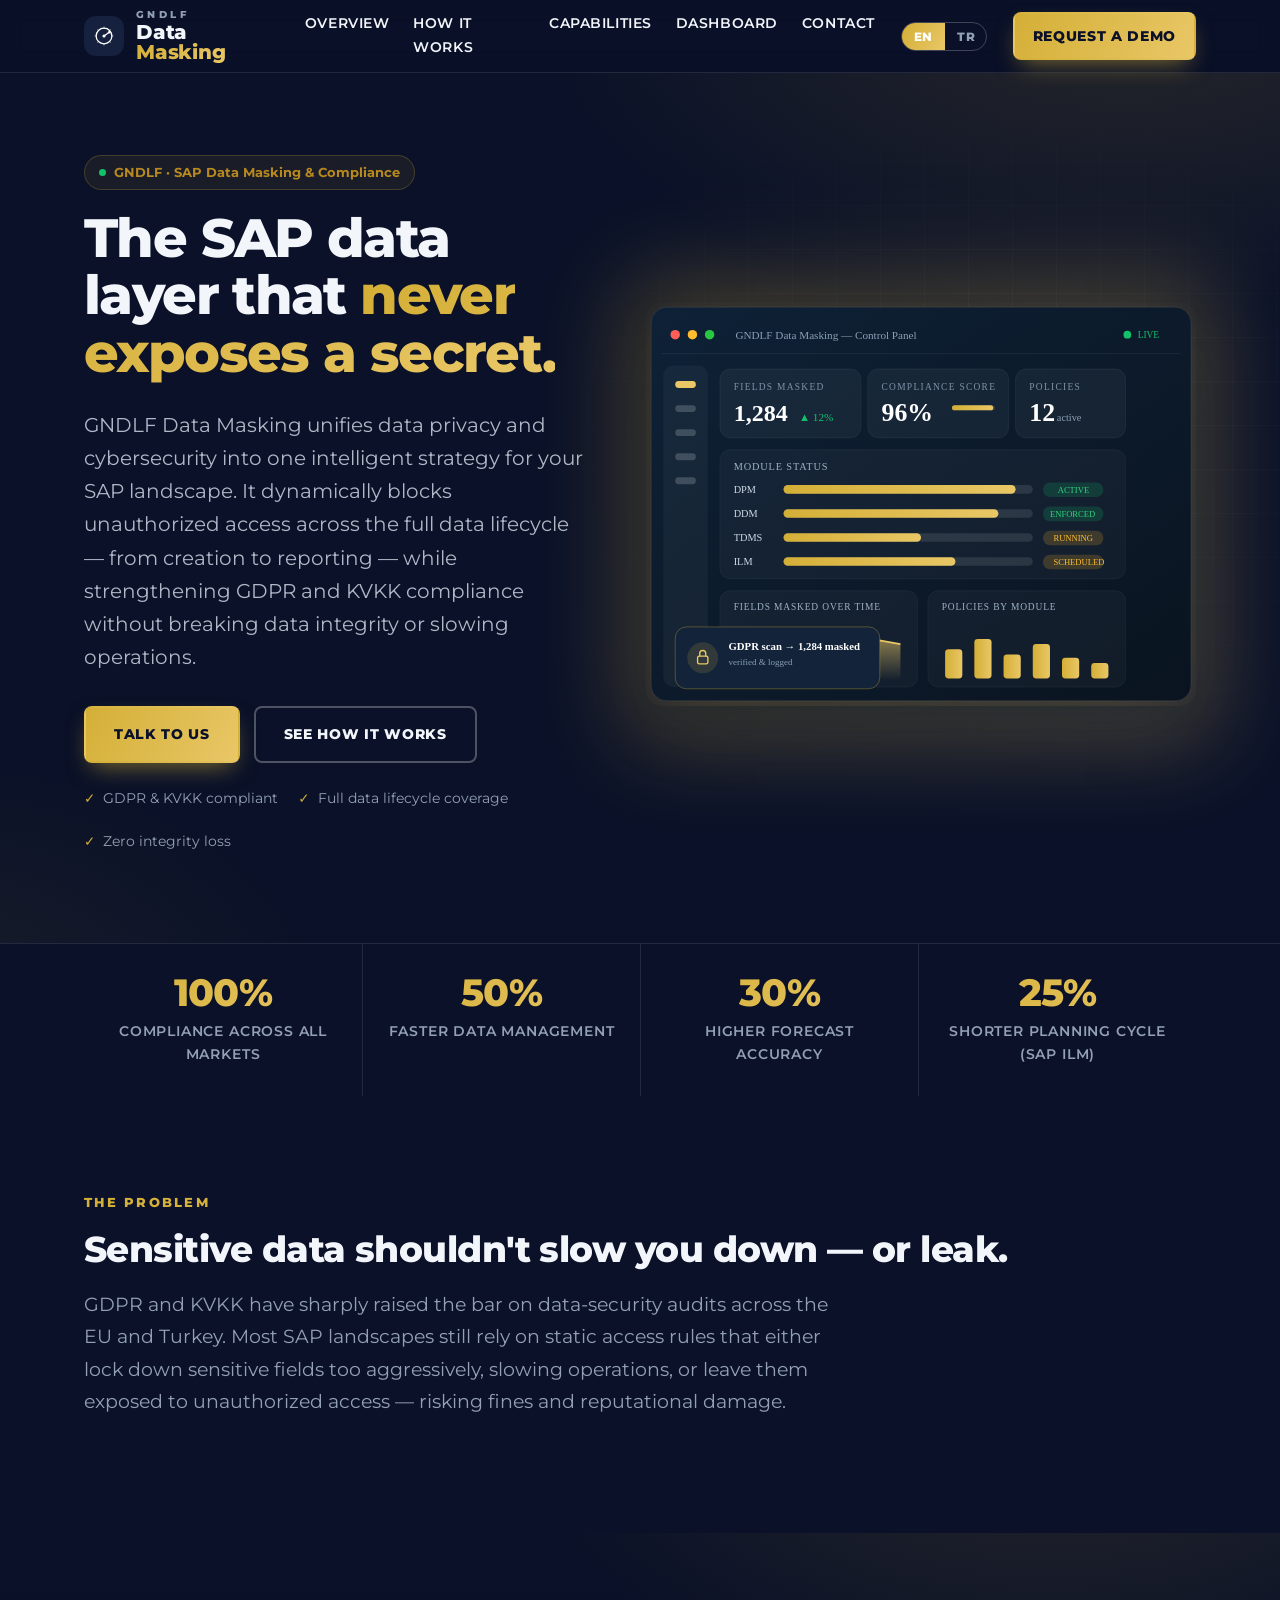
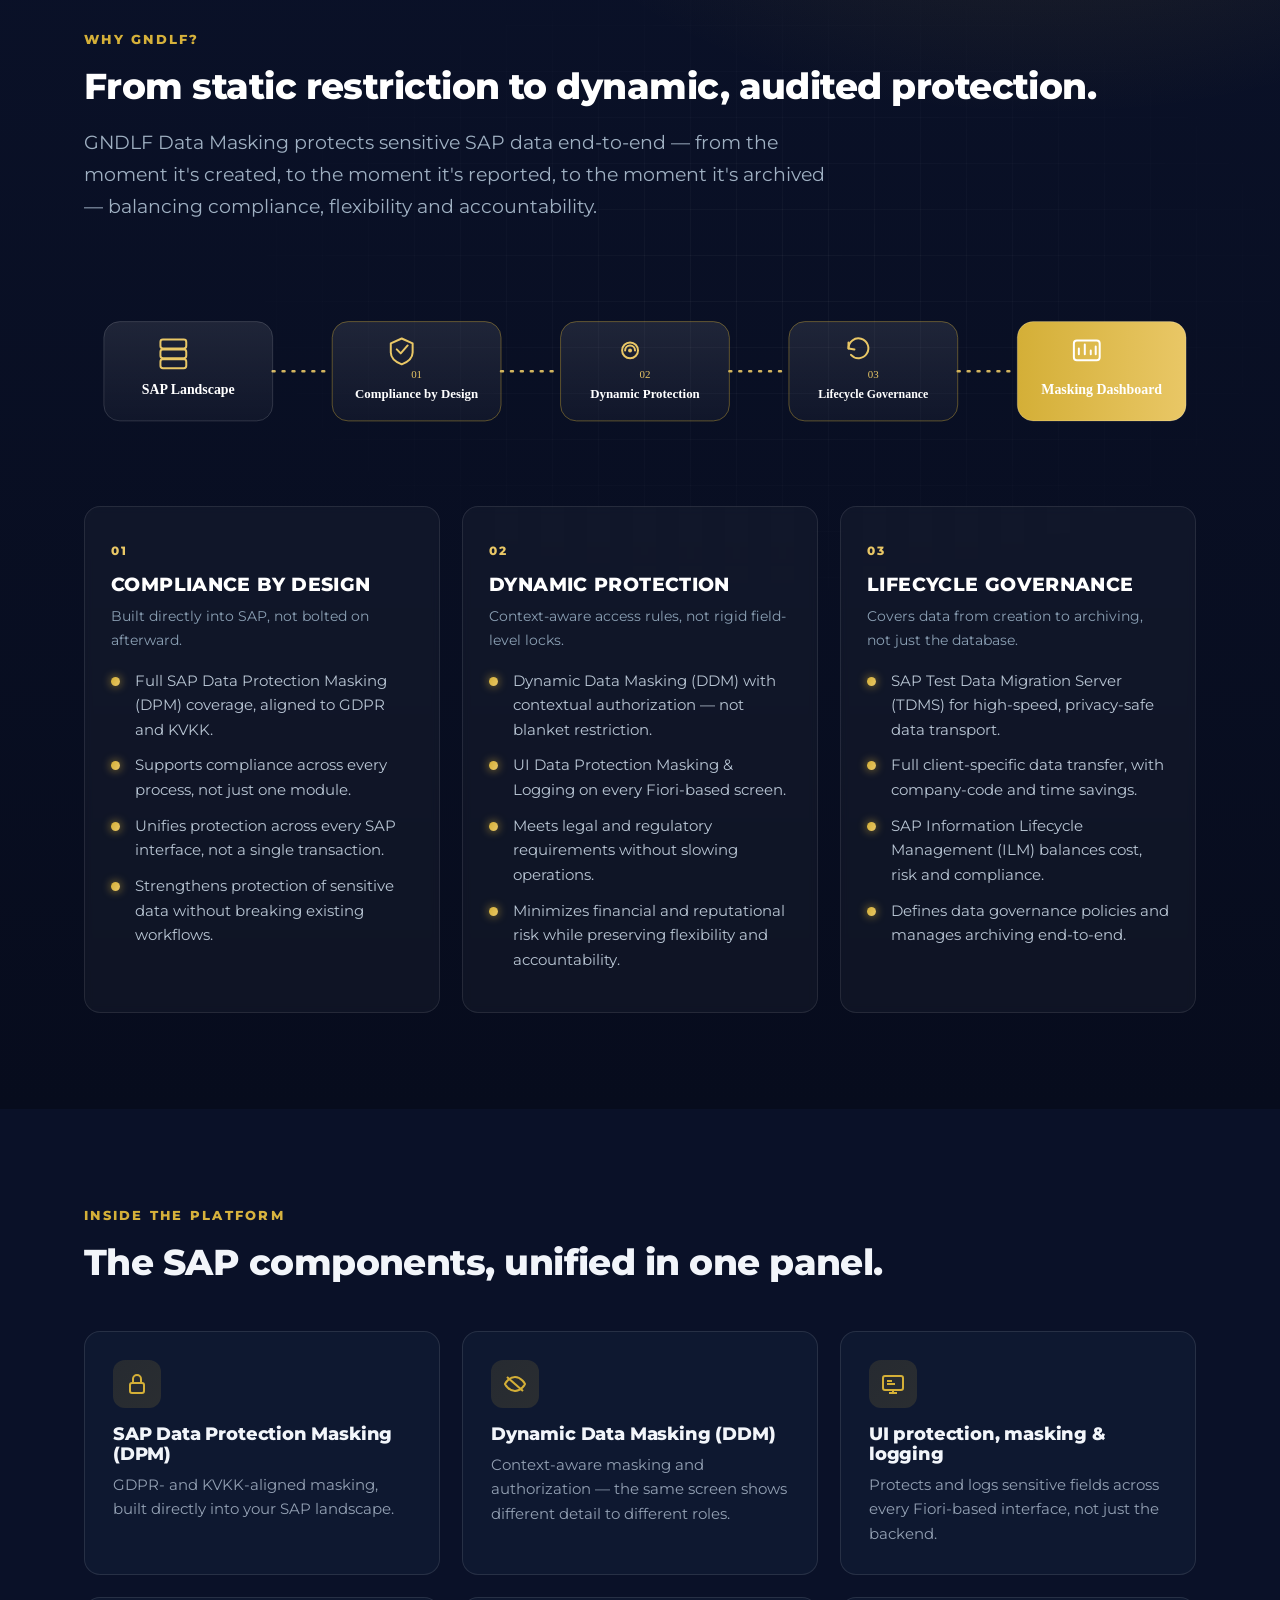
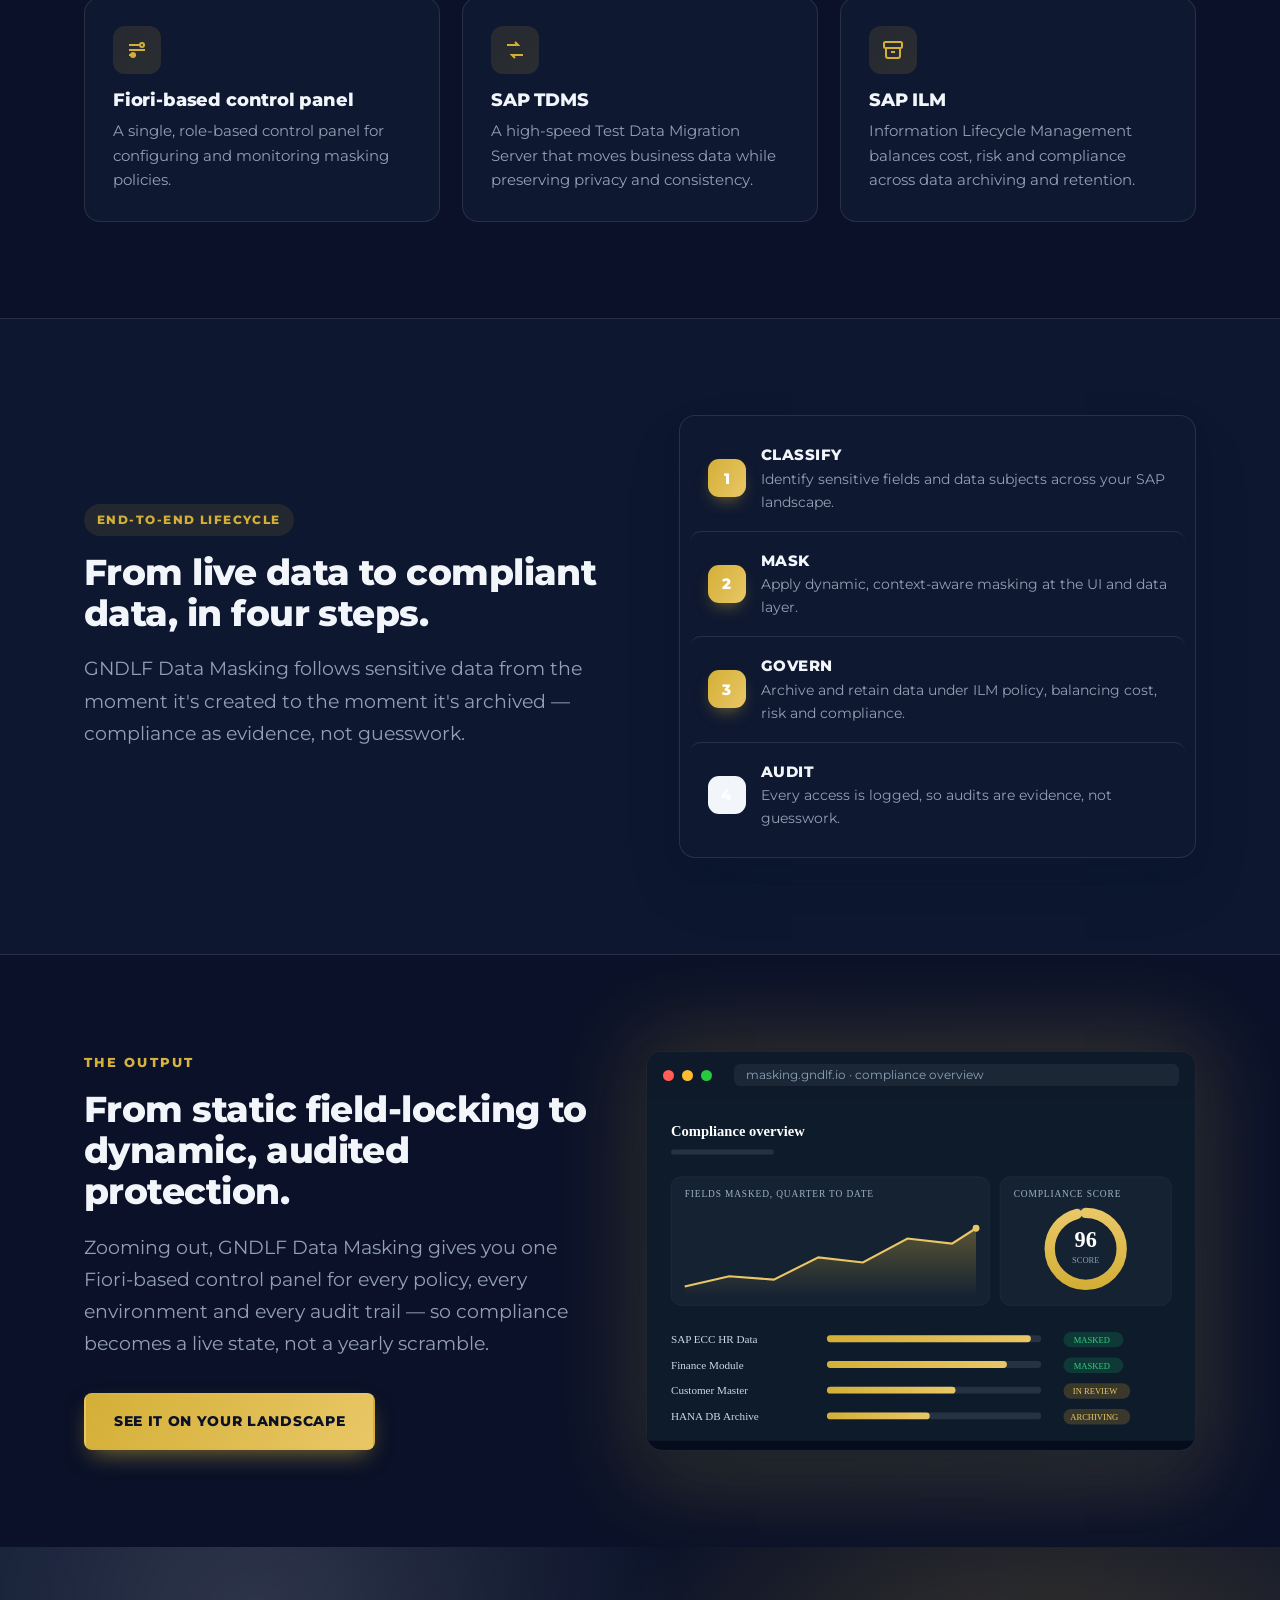
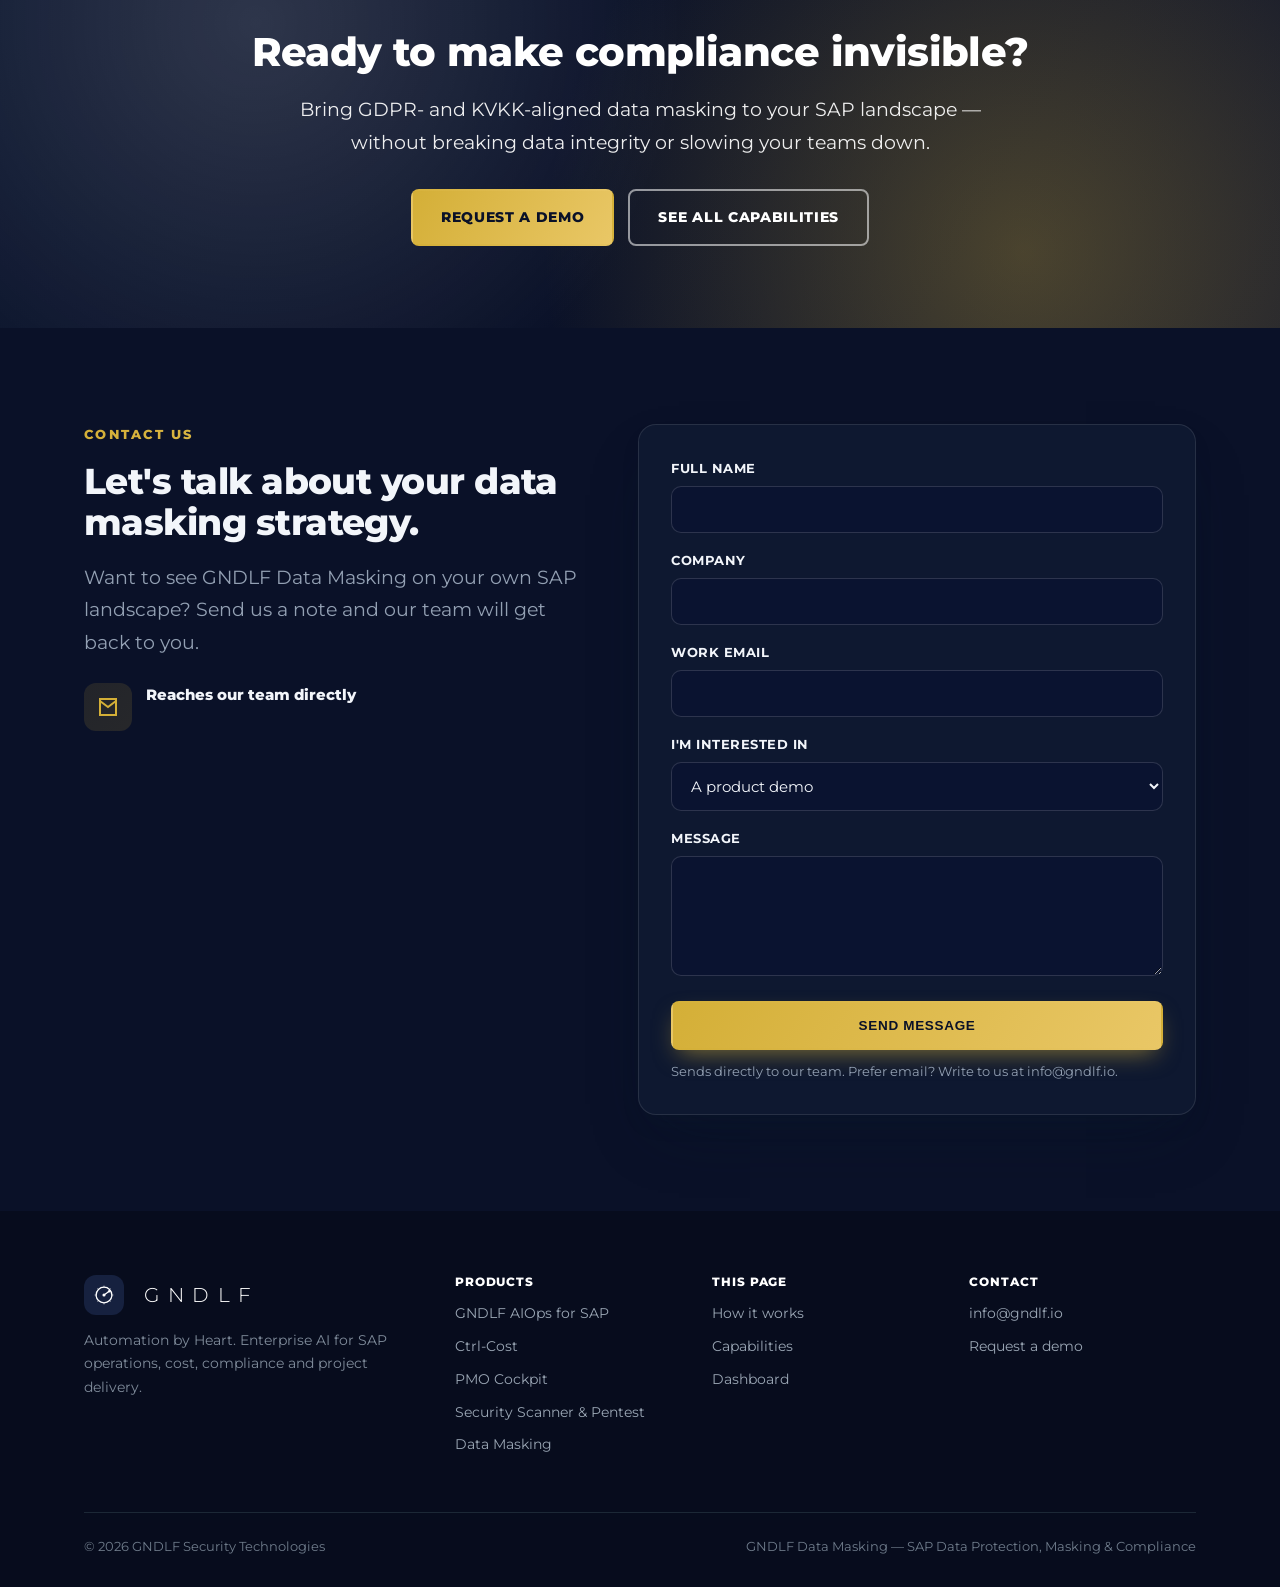
<file: data-masking.html>
<!doctype html>
<html lang="en">
<head>
<meta charset="utf-8">
<meta name="viewport" content="width=device-width, initial-scale=1">
<title>GNDLF Data Masking — SAP Data Protection, Masking &amp; Compliance</title>
<meta name="description" content="GNDLF Data Masking — SAP Data Protection Masking (DPM), Dynamic Data Masking (DDM), TDMS and ILM, unified in one GDPR- and KVKK-aligned control panel.">
<link rel="canonical" href="https://gndlf.technology/data-masking.html">

<!-- Open Graph -->
<meta property="og:title" content="The SAP data layer that never exposes a secret. — GNDLF Data Masking">
<meta property="og:site_name" content="GNDLF.Technology">
<meta property="og:url" content="https://gndlf.technology/data-masking.html">
<meta property="og:description" content="GNDLF Data Masking — SAP Data Protection Masking (DPM), Dynamic Data Masking (DDM), TDMS and ILM, unified in one GDPR- and KVKK-aligned control panel.">
<meta property="og:type" content="website">
<meta property="og:image" content="https://gndlf.technology/img/data-masking-preview.png">
<meta property="og:image:width" content="1200">
<meta property="og:image:height" content="630">
<meta property="og:image:alt" content="GNDLF Data Masking — Control Panel. The SAP data layer that never exposes a secret.">

<!-- Twitter -->
<meta name="twitter:card" content="summary_large_image">
<meta name="twitter:title" content="The SAP data layer that never exposes a secret. — GNDLF Data Masking">
<meta name="twitter:description" content="GNDLF Data Masking — SAP Data Protection Masking (DPM), Dynamic Data Masking (DDM), TDMS and ILM, unified in one GDPR- and KVKK-aligned control panel.">
<meta name="twitter:image" content="https://gndlf.technology/img/data-masking-preview.png">
<link rel="preconnect" href="https://fonts.googleapis.com">
<link rel="preconnect" href="https://fonts.gstatic.com" crossorigin>
<link href="https://fonts.googleapis.com/css2?family=Montserrat:wght@300;400;600;700;800&display=swap" rel="stylesheet">
<link rel="icon" type="image/svg+xml" href="data:image/svg+xml,%3Csvg xmlns='http://www.w3.org/2000/svg' viewBox='0 0 120 120'%3E%3Ccircle cx='60' cy='60' r='60' fill='%230A1128'/%3E%3Cpath d='M80 80 A30 30 0 1 1 89 49' fill='none' stroke='%23D4AF37' stroke-width='12' stroke-linecap='round'/%3E%3Cpath d='M56 54 L85 57 L85 61 L56 64 Z' fill='%23D4AF37'/%3E%3Crect x='24' y='46' width='8' height='8' rx='1.5' fill='%23D4AF37'/%3E%3Crect x='15' y='56' width='6' height='6' rx='1' fill='%23D4AF37'/%3E%3C/svg%3E">
<style>
  :root{
    --ink:#f2f5fa;
    --body:#c3ccd8;
    --muted:#93a0b3;
    --blue:#D4AF37;
    --blue-2:#E9C766;
    --blue-dark:#B8891F;
    --navy:#0A1128;
    --navy-2:#0d1730;
    --line:rgba(255,255,255,.10);
    --bg:#0A1128;
    --bg-alt:#0d1730;
    --dark:#070c1d;
    --radius:8px;
    --wrap:1160px;
    --shadow-sm:0 1px 2px rgba(16,24,32,.05), 0 6px 20px rgba(16,24,32,.06);
    --shadow-lg:0 30px 60px -20px rgba(10,26,43,.35), 0 12px 26px -12px rgba(10,26,43,.25);
    --grad:linear-gradient(120deg,#D4AF37,#E9C766);
    --red:#ef5a5a;
    --red-2:#ff8282;
  }
  *{box-sizing:border-box}
  html{scroll-behavior:smooth}
  body{
    margin:0;font-family:'Montserrat',system-ui,-apple-system,Segoe UI,Roboto,Arial,sans-serif;color:var(--body);
    background:var(--bg);font-size:17px;line-height:1.7;-webkit-font-smoothing:antialiased;overflow-x:hidden
  }
  a{color:var(--blue);text-decoration:none}
  a:hover{color:var(--blue-dark)}
  img,svg{max-width:100%}
  .wrap{max-width:var(--wrap);margin:0 auto;padding:0 24px}
  h1,h2,h3,h4{color:var(--ink);font-weight:800;line-height:1.14;margin:0 0 .5em;letter-spacing:-.015em}
  h2{font-size:36px}
  h3{font-size:20px}
  .eyebrow{font-size:12.5px;font-weight:800;letter-spacing:.18em;text-transform:uppercase;
    background:var(--grad);-webkit-background-clip:text;background-clip:text;-webkit-text-fill-color:transparent;color:var(--blue);margin:0 0 16px}
  .section{padding:96px 0}
  .section--alt{background:var(--bg-alt);border-top:1px solid var(--line);border-bottom:1px solid var(--line)}
  .lead{font-size:19px;color:var(--muted);max-width:760px}
  .center{text-align:center}
  .center .lead{margin-left:auto;margin-right:auto}

  /* Buttons */
  .btn{display:inline-flex;align-items:center;gap:9px;font-weight:800;text-transform:uppercase;letter-spacing:.05em;
    font-size:13.5px;padding:15px 28px;border-radius:var(--radius);cursor:pointer;border:2px solid transparent;transition:.18s ease;white-space:nowrap}
  .btn--primary{background:var(--grad);color:#fff;box-shadow:0 10px 24px -8px rgba(212,175,55,.6)}
  .btn--primary:hover{color:#fff;transform:translateY(-2px);box-shadow:0 16px 30px -8px rgba(212,175,55,.7)}
  .btn--ghost{background:transparent;color:var(--ink);border-color:#d3d9e0}
  .btn--ghost:hover{border-color:var(--blue);color:var(--blue)}
  .btn--light{background:#fff;color:var(--ink)}
  .btn--light:hover{color:var(--blue)}
  .btn--onblue{background:#fff;color:var(--blue)}
  .btn--onblue:hover{transform:translateY(-2px)}
  .btn--outline-light{background:transparent;color:#fff;border-color:rgba(255,255,255,.55)}
  .btn--outline-light:hover{border-color:#fff;color:#fff}

  /* Header */
  header{position:sticky;top:0;z-index:60;background:rgba(255,255,255,.85);backdrop-filter:blur(12px);border-bottom:1px solid var(--line)}
  .nav{display:flex;align-items:center;gap:26px;height:72px;position:relative}
  .brand{display:flex;align-items:center;gap:12px;margin-right:auto;text-decoration:none}
  .brandmark{width:40px;height:40px;flex:0 0 40px;border-radius:12px;background:var(--grad);color:#fff;
    display:flex;align-items:center;justify-content:center;box-shadow:0 8px 18px -8px rgba(212,175,55,.7)}
  .brandmark svg{width:24px;height:24px;display:block}
  .wordmark{line-height:1}
  .kicker{display:block;font-size:9.5px;font-weight:800;letter-spacing:.36em;text-transform:uppercase;color:var(--muted);margin-bottom:3px}
  .wname{font-size:20px;font-weight:800;letter-spacing:-.01em;color:var(--ink)}
  .wname .c{background:var(--grad);-webkit-background-clip:text;background-clip:text;-webkit-text-fill-color:transparent}
  .logo{font-weight:300;font-size:26px;letter-spacing:.42em;color:var(--ink);text-transform:uppercase;padding-left:.42em}
  .foot-brand{display:flex;align-items:center;gap:12px}
  .foot-brand .brandmark{box-shadow:none}
  .nav-links{display:flex;gap:24px}
  .nav-links a{color:var(--ink);font-weight:600;font-size:14px;text-transform:uppercase;letter-spacing:.04em}
  .nav-links a:hover{color:var(--blue)}
  .lang{display:flex;border:1px solid #d3d9e0;border-radius:40px;overflow:hidden}
  .lang button{border:0;background:transparent;padding:6px 12px;font-family:inherit;font-weight:800;font-size:12px;letter-spacing:.05em;color:var(--muted);cursor:pointer}
  .lang button.active{background:var(--grad);color:#fff}
  .nav .btn{padding:11px 18px}
  .menu-toggle{display:none;border:0;background:transparent;cursor:pointer;font-size:24px;color:var(--ink);line-height:1}

  /* HERO */
  .hero{position:relative;overflow:hidden;padding:82px 0 90px;background:
    radial-gradient(1000px 520px at 88% -8%, rgba(212,175,55,.16), transparent 60%),
    radial-gradient(760px 480px at -6% 108%, rgba(212,175,55,.10), transparent 55%),#fff}
  .hero::before{content:"";position:absolute;inset:0;
    background-image:linear-gradient(rgba(10,26,43,.035) 1px,transparent 1px),linear-gradient(90deg,rgba(10,26,43,.035) 1px,transparent 1px);
    background-size:44px 44px;mask-image:radial-gradient(700px 500px at 78% 40%,#000,transparent 75%);pointer-events:none}
  .hero .wrap{position:relative;display:grid;grid-template-columns:1.03fr 1.12fr;gap:56px;align-items:center}
  .hero-badge{display:inline-flex;align-items:center;gap:8px;font-size:12.5px;font-weight:700;color:var(--blue-dark);
    background:rgba(212,175,55,.08);border:1px solid rgba(212,175,55,.22);padding:6px 14px;border-radius:40px;margin-bottom:20px}
  .hero-badge .d{width:7px;height:7px;border-radius:50%;background:#12c26a;box-shadow:0 0 0 0 rgba(18,194,106,.6);animation:pulse 2s infinite}
  @keyframes pulse{0%{box-shadow:0 0 0 0 rgba(18,194,106,.5)}70%{box-shadow:0 0 0 8px rgba(18,194,106,0)}100%{box-shadow:0 0 0 0 rgba(18,194,106,0)}}
  .hero h1{font-size:54px;line-height:1.06;letter-spacing:-.03em;color:var(--ink)}
  .hero h1 .grad{background:var(--grad);-webkit-background-clip:text;background-clip:text;-webkit-text-fill-color:transparent}
  .hero .lead{margin-top:20px;font-size:19.5px;color:#565d66}
  .hero-cta{display:flex;gap:14px;flex-wrap:wrap;margin-top:32px}
  .hero-note{margin-top:24px;font-size:13.5px;color:var(--muted);display:flex;gap:20px;flex-wrap:wrap}
  .hero-note span{display:inline-flex;align-items:center;gap:8px}
  .tick{color:var(--blue);font-weight:800}
  .hero-visual{position:relative}
  .hero-visual .glow{position:absolute;inset:-6% -4% -10% -4%;background:var(--grad);filter:blur(46px);opacity:.28;border-radius:30px;z-index:0}
  .hero-visual svg{position:relative;z-index:1;display:block;width:100%;height:auto;border-radius:16px;box-shadow:var(--shadow-lg)}

  /* STATS strip */
  .stats{border-top:1px solid var(--line);background:#fff}
  .stats .wrap{display:grid;grid-template-columns:repeat(4,1fr);gap:0}
  .stats .s{padding:30px 24px;text-align:center;border-left:1px solid var(--line)}
  .stats .s:first-child{border-left:0}
  .stats .n{font-size:38px;font-weight:800;letter-spacing:-.02em;background:var(--grad);-webkit-background-clip:text;background-clip:text;-webkit-text-fill-color:transparent;line-height:1}
  .stats .l{font-size:13.5px;color:var(--muted);margin-top:8px;text-transform:uppercase;letter-spacing:.06em;font-weight:600}

  /* DARK architecture band */
  .section--dark{position:relative;background:radial-gradient(900px 500px at 82% -10%,rgba(212,175,55,.14),transparent 60%),linear-gradient(180deg,#0A1128,#070c1d);color:#c4cfdb;overflow:hidden}
  .section--dark::before{content:"";position:absolute;inset:0;
    background-image:linear-gradient(rgba(255,255,255,.04) 1px,transparent 1px),linear-gradient(90deg,rgba(255,255,255,.04) 1px,transparent 1px);
    background-size:46px 46px;mask-image:radial-gradient(760px 460px at 60% 30%,#000,transparent 78%);pointer-events:none}
  .section--dark .wrap{position:relative}
  .section--dark h2{color:#fff}
  .section--dark .lead{color:#9fb0c2}
  .section--dark .eyebrow{color:#E9C766}
  .pipe-wrap{margin:44px 0 8px;overflow-x:auto}
  .pipe-wrap svg{min-width:860px;width:100%;height:auto;display:block}
  .layers{display:grid;grid-template-columns:repeat(3,1fr);gap:22px;margin-top:30px}
  .layer{background:rgba(255,255,255,.035);border:1px solid rgba(255,255,255,.09);border-radius:16px;padding:28px 26px;transition:.2s ease;backdrop-filter:blur(4px)}
  .layer:hover{border-color:rgba(212,175,55,.5);transform:translateY(-3px);box-shadow:0 24px 50px -24px rgba(0,0,0,.7)}
  .layer .num{font-size:12px;font-weight:800;color:#E9C766;letter-spacing:.14em}
  .layer h3{margin-top:10px;color:#fff;text-transform:uppercase;letter-spacing:.02em;font-size:19px}
  .layer .cap{margin:4px 0 0;color:#8ba0b4;font-size:14px}
  .layer ul{margin:16px 0 0;padding:0;list-style:none}
  .layer li{position:relative;padding-left:24px;margin-bottom:11px;font-size:14.5px;color:#b9c6d4}
  .layer li::before{content:"";position:absolute;left:0;top:8px;width:9px;height:9px;border-radius:50%;background:var(--grad);box-shadow:0 0 10px rgba(212,175,55,.8)}

  /* FEATURE grid */
  .grid{display:grid;grid-template-columns:repeat(3,1fr);gap:22px;margin-top:48px}
  .card{position:relative;background:#fff;border:1px solid var(--line);border-radius:16px;padding:28px;transition:.2s ease;overflow:hidden}
  .card::after{content:"";position:absolute;left:0;top:0;height:3px;width:100%;background:var(--grad);transform:scaleX(0);transform-origin:left;transition:.25s}
  .card:hover{border-color:#c7e6f5;box-shadow:var(--shadow-lg);transform:translateY(-4px)}
  .card:hover::after{transform:scaleX(1)}
  .ic{width:48px;height:48px;border-radius:12px;background:linear-gradient(135deg,rgba(212,175,55,.12),rgba(212,175,55,.14));color:var(--blue);display:flex;align-items:center;justify-content:center;margin-bottom:16px}
  .ic svg{width:24px;height:24px}
  .card h3{font-size:17.5px;letter-spacing:-.01em}
  .card p{margin:6px 0 0;font-size:14.5px}

  /* SPLIT */
  .split{display:grid;grid-template-columns:1.05fr 1fr;gap:52px;align-items:center}
  .badge{display:inline-block;font-size:12px;font-weight:800;letter-spacing:.12em;text-transform:uppercase;color:var(--blue);background:rgba(212,175,55,.10);padding:6px 13px;border-radius:40px;margin-bottom:16px}
  .flow{background:#fff;border:1px solid var(--line);border-radius:16px;padding:10px;box-shadow:var(--shadow-lg)}
  .flow .step{display:flex;align-items:center;gap:15px;padding:17px 18px;border-radius:11px;transition:.2s}
  .flow .step:hover{background:var(--bg-alt)}
  .flow .step + .step{border-top:1px solid var(--line)}
  .flow .dot{width:38px;height:38px;border-radius:11px;flex:0 0 38px;background:var(--grad);color:#fff;display:flex;align-items:center;justify-content:center;font-weight:800;font-size:15px;box-shadow:0 8px 18px -8px rgba(212,175,55,.7)}
  .flow .step:last-child .dot{background:var(--ink);box-shadow:none}
  .flow .t{font-weight:800;color:var(--ink);font-size:14.5px;text-transform:uppercase;letter-spacing:.03em}
  .flow .d{font-size:13.5px;color:var(--muted)}

  /* DASHBOARD section */
  .dash-grid{display:grid;grid-template-columns:1fr 1.08fr;gap:52px;align-items:center}
  .dash-visual{position:relative}
  .dash-visual .glow{position:absolute;inset:-4% -2% -8% -2%;background:var(--grad);filter:blur(44px);opacity:.2;border-radius:24px}
  .dash-visual .browser{position:relative}
  .browser{border-radius:16px;overflow:hidden;box-shadow:var(--shadow-lg);border:1px solid var(--line);background:#070c1d}
  .browser .bar{display:flex;align-items:center;gap:8px;padding:12px 16px;background:#0e1a29}
  .browser .bar i{width:11px;height:11px;border-radius:50%;display:inline-block}
  .browser .bar .u{margin-left:14px;flex:1;height:22px;border-radius:6px;background:rgba(255,255,255,.06);display:flex;align-items:center;padding:0 12px;color:#8aa0b6;font-size:12px}

  /* CTA band */
  .band{position:relative;overflow:hidden;background:linear-gradient(120deg,#D4AF37 0%,#8a6a1a 55%,#0A1128 130%);color:#fff;text-align:center;padding:82px 0}
  .band::before{content:"";position:absolute;inset:0;background-image:radial-gradient(circle at 20% 20%,rgba(255,255,255,.14),transparent 40%),radial-gradient(circle at 80% 80%,rgba(212,175,55,.3),transparent 45%);pointer-events:none}
  .band .wrap{position:relative}
  .band h2{color:#fff;font-size:40px}
  .band .lead{color:rgba(255,255,255,.92);margin:0 auto}
  .band .hero-cta{justify-content:center;margin-top:30px}

  /* CONTACT */
  .contact-grid{display:grid;grid-template-columns:1fr 1.12fr;gap:56px;align-items:start}
  .form{background:#fff;border:1px solid var(--line);border-radius:18px;padding:32px;box-shadow:var(--shadow-lg)}
  .field{margin-bottom:16px}
  .field label{display:block;font-size:13px;font-weight:700;color:var(--ink);text-transform:uppercase;letter-spacing:.04em;margin-bottom:7px}
  .field input,.field select,.field textarea{width:100%;font-family:inherit;font-size:15px;color:var(--ink);padding:13px 15px;border:1px solid #d6dce2;border-radius:10px;background:#fff;transition:.15s}
  .field input:focus,.field select:focus,.field textarea:focus{outline:none;border-color:var(--blue);box-shadow:0 0 0 3px rgba(212,175,55,.16)}
  .field textarea{min-height:120px;resize:vertical}
  .form .btn{width:100%;justify-content:center}
  .form small{display:block;color:var(--muted);font-size:12.5px;margin-top:12px;line-height:1.55}
  .contact-info ul{padding:0;margin:24px 0 0;list-style:none}
  .contact-info li{margin:0 0 18px;display:flex;gap:14px;align-items:flex-start}
  .contact-info .ic{margin:0;flex:0 0 48px}
  .contact-info .k{font-weight:800;color:var(--ink);font-size:14.5px}

  /* Footer */
  footer{background:var(--dark);color:#9aa6b4;padding:64px 0 30px;font-size:14px}
  footer .cols{display:grid;grid-template-columns:1.5fr 1fr 1fr 1fr;gap:30px}
  footer .logo{color:#fff;font-size:22px}
  footer .tag{color:#7f8b9a;margin-top:14px;max-width:34ch}
  footer h4{color:#fff;text-transform:uppercase;letter-spacing:.08em;font-size:12px;margin:0 0 14px}
  footer a{color:#9aa6b4;display:block;margin-bottom:9px}
  footer a:hover{color:#E9C766}
  .foot-bottom{border-top:1px solid #1c2836;margin-top:46px;padding-top:22px;display:flex;justify-content:space-between;gap:14px;flex-wrap:wrap;color:#6f7c8b;font-size:13px}

  /* Reveal on scroll (progressive) */
  .js .reveal{opacity:0;transform:translateY(22px);transition:opacity .7s ease,transform .7s ease}
  .js .reveal.in{opacity:1;transform:none}

  /* SVG animation helpers */
  .blink{animation:blink 1.6s ease-in-out infinite}
  @keyframes blink{0%,100%{opacity:1}50%{opacity:.25}}
  .flowdot{animation:flowdash 2.2s linear infinite}
  @keyframes flowdash{to{stroke-dashoffset:-40}}
  @media (prefers-reduced-motion: reduce){*{animation:none!important;transition:none!important}.js .reveal{opacity:1;transform:none}}

  @media (max-width:980px){
    .hero .wrap{grid-template-columns:1fr;gap:40px}
    .hero-visual{order:-1}
    .split,.contact-grid,.dash-grid{grid-template-columns:1fr}
    .dash-visual{order:-1}
  }
  @media (max-width:900px){
    .menu-toggle{display:block;order:3}
    .lang{order:2}
    .nav-cta{display:none}
    .nav-links{position:absolute;top:72px;left:-24px;right:-24px;flex-direction:column;gap:0;background:#fff;border-bottom:1px solid var(--line);box-shadow:var(--shadow-lg);padding:8px 0;display:none}
    .nav-links.open{display:flex}
    .nav-links a{padding:14px 24px}
    .nav-links a + a{border-top:1px solid var(--line)}
    .hero h1{font-size:42px}
    h2{font-size:29px}
    .band h2{font-size:30px}
    .layers,.grid{grid-template-columns:1fr}
    .stats .wrap{grid-template-columns:repeat(2,1fr)}
    .stats .s:nth-child(-n+2){border-bottom:1px solid var(--line)}
    .stats .s:nth-child(odd){border-left:0}
    .section{padding:68px 0}
  }
  @media (max-width:560px){
    .hero h1{font-size:34px}
    body{font-size:16px}
    .brand .pill{display:none}
    .nav{gap:14px}
    .stats .n{font-size:30px}
  }

  /* ===== GNDLF lacivert+altın uyarlaması ===== */
  body{background:var(--bg);color:var(--body);}
  header{background:rgba(10,17,40,.82)!important;border-bottom-color:var(--line)!important;}
  .brandmark{background:#16213f!important;color:#fff!important;box-shadow:none!important;}
  .btn--primary{color:#0A1128!important;}
  .btn--light,.btn--onblue{background:linear-gradient(120deg,#D4AF37,#E9C766)!important;color:#0A1128!important;}
  .btn--ghost{color:var(--ink);border-color:rgba(255,255,255,.28);}
  .btn--ghost:hover{border-color:var(--blue);color:var(--blue);}
  .stats{background:var(--bg)!important;border-top-color:var(--line)!important;}
  .stats .s{border-left-color:var(--line)!important;}
  .card,.flow,.form{background:#0e1830!important;border-color:var(--line)!important;}
  .card:hover{border-color:rgba(212,175,55,.5)!important;}
  .card p,.flow .d,.form small{color:var(--muted)!important;}
  .field input,.field select,.field textarea{background:#0a1330!important;color:var(--ink)!important;border-color:rgba(255,255,255,.14)!important;}
  .field input:focus,.field select:focus,.field textarea:focus{border-color:var(--blue)!important;}
  .lang{border-color:rgba(255,255,255,.22)!important;}
  .flow .step:hover{background:rgba(255,255,255,.04)!important;}
  .hero{background:radial-gradient(1000px 520px at 88% -8%,rgba(212,175,55,.14),transparent 60%),radial-gradient(760px 480px at -6% 108%,rgba(212,175,55,.08),transparent 55%),var(--bg)!important;}
  .hero::before{background-image:linear-gradient(rgba(255,255,255,.04) 1px,transparent 1px),linear-gradient(90deg,rgba(255,255,255,.04) 1px,transparent 1px)!important;}
  .hero .lead{color:#aeb8c6!important;}
  .band{background:linear-gradient(120deg,#0d1730 0%,#0A1128 55%,#161a2e 120%)!important;}
  footer a:hover{color:var(--blue)!important;}
</style>
</head>
<body class="no-js">

<svg width="0" height="0" style="position:absolute" aria-hidden="true"><defs>
  <symbol id="dial" viewBox="0 0 64 64">
    <g fill="none" stroke="currentColor" stroke-width="3.4" stroke-linecap="round" stroke-linejoin="round">
      <circle cx="32" cy="32" r="21"/>
      <g stroke-width="2.6" opacity=".55">
        <path d="M32 8 v4"/><path d="M56 32 h-4"/><path d="M32 56 v-4"/><path d="M12 32 h-4"/>
        <path d="M48.9 15.1 l-2.8 2.8"/><path d="M48.9 48.9 l-2.8 -2.8"/><path d="M15.1 48.9 l2.8 -2.8"/><path d="M15.1 15.1 l2.8 2.8"/>
      </g>
      <path d="M32 32 L46 22"/>
    </g>
    <circle cx="32" cy="32" r="4.2" fill="currentColor"/>
    <circle cx="46" cy="22" r="3.4" fill="currentColor"/>
  </symbol>
</defs></svg>

<header>
  <div class="wrap nav">
    <a class="brand" href="#overview" aria-label="GNDLF Data Masking">
      <span class="brandmark"><svg viewBox="0 0 64 64"><use href="#dial"/></svg></span>
      <span class="wordmark">
        <span class="kicker">GNDLF</span>
        <span class="wname">Data <span class="c">Masking</span></span>
      </span>
    </a>
    <nav class="nav-links">
      <a href="#overview" data-i18n="nav_overview">Overview</a>
      <a href="#how" data-i18n="nav_how">How it works</a>
      <a href="#architecture" data-i18n="nav_arch">Capabilities</a>
      <a href="#dashboard" data-i18n="nav_dash">Dashboard</a>
      <a href="#contact" data-i18n="nav_contact">Contact</a>
    </nav>
    <div class="lang" role="group" aria-label="Language">
      <button type="button" data-set-lang="en">EN</button>
      <button type="button" data-set-lang="tr">TR</button>
    </div>
    <a href="#contact" class="btn btn--primary nav-cta" data-i18n="nav_cta">Request a demo</a>
    <button class="menu-toggle" id="menuToggle" aria-label="Menu" aria-expanded="false">☰</button>
  </div>
</header>

<!-- HERO -->
<section class="hero" id="overview">
  <div class="wrap">
    <div class="hero-copy">
      <span class="hero-badge"><span class="d"></span><span data-i18n="hero_badge">GNDLF · SAP Data Masking &amp; Compliance</span></span>
      <h1><span data-i18n="hero_h1a">The SAP data layer that</span> <span class="grad" data-i18n="hero_h1b">never exposes a secret.</span></h1>
      <p class="lead" data-i18n="hero_lead">GNDLF Data Masking unifies data privacy and cybersecurity into one intelligent strategy for your SAP landscape. It dynamically blocks unauthorized access across the full data lifecycle — from creation to reporting — while strengthening GDPR and KVKK compliance without breaking data integrity or slowing operations.</p>
      <div class="hero-cta">
        <a href="#contact" class="btn btn--primary" data-i18n="hero_cta1">Talk to us</a>
        <a href="#how" class="btn btn--ghost" data-i18n="hero_cta2">See how it works</a>
      </div>
      <div class="hero-note">
        <span><span class="tick">✓</span> <span data-i18n="hero_n1">GDPR &amp; KVKK compliant</span></span>
        <span><span class="tick">✓</span> <span data-i18n="hero_n2">Full data lifecycle coverage</span></span>
        <span><span class="tick">✓</span> <span data-i18n="hero_n3">Zero integrity loss</span></span>
      </div>
    </div>

    <!-- HERO PRODUCT MOCKUP (inline SVG) -->
    <div class="hero-visual reveal">
      <span class="glow"></span>
      <svg viewBox="0 0 640 470" role="img" aria-label="GNDLF Data Masking control panel preview">
        <defs>
          <linearGradient id="wnd" x1="0" y1="0" x2="1" y2="1">
            <stop offset="0" stop-color="#0e2136"/><stop offset="1" stop-color="#0a1420"/>
          </linearGradient>
          <linearGradient id="bar" x1="0" y1="0" x2="1" y2="0">
            <stop offset="0" stop-color="#D4AF37"/><stop offset="1" stop-color="#E9C766"/>
          </linearGradient>
          <linearGradient id="area" x1="0" y1="0" x2="0" y2="1">
            <stop offset="0" stop-color="#E9C766" stop-opacity=".55"/><stop offset="1" stop-color="#E9C766" stop-opacity="0"/>
          </linearGradient>
        </defs>
        <rect x="6" y="6" width="628" height="458" rx="18" fill="url(#wnd)" stroke="rgba(255,255,255,.09)"/>
        <!-- title bar -->
        <circle cx="34" cy="38" r="5.5" fill="#ff5f57"/><circle cx="54" cy="38" r="5.5" fill="#febc2e"/><circle cx="74" cy="38" r="5.5" fill="#28c840"/>
        <text x="104" y="43" fill="#8aa0b6" font-size="13" font-family="Open Sans">GNDLF Data Masking — Control Panel</text>
        <circle class="blink" cx="560" cy="38" r="4.5" fill="#12c26a"/><text x="572" y="42" fill="#12c26a" font-size="11" font-family="Open Sans">LIVE</text>
        <line x1="18" y1="60" x2="622" y2="60" stroke="rgba(255,255,255,.07)"/>
        <!-- sidebar -->
        <rect x="20" y="74" width="52" height="374" rx="12" fill="rgba(255,255,255,.04)"/>
        <rect x="34" y="92" width="24" height="8" rx="4" fill="#E9C766"/>
        <rect x="34" y="120" width="24" height="8" rx="4" fill="rgba(255,255,255,.18)"/>
        <rect x="34" y="148" width="24" height="8" rx="4" fill="rgba(255,255,255,.18)"/>
        <rect x="34" y="176" width="24" height="8" rx="4" fill="rgba(255,255,255,.18)"/>
        <rect x="34" y="204" width="24" height="8" rx="4" fill="rgba(255,255,255,.18)"/>
        <!-- KPI tiles -->
        <g font-family="Open Sans">
          <rect x="86" y="78" width="164" height="80" rx="12" fill="rgba(255,255,255,.045)" stroke="rgba(255,255,255,.07)"/>
          <text x="102" y="102" fill="#7f93a8" font-size="11" letter-spacing="1.5">FIELDS MASKED</text>
          <text x="102" y="138" fill="#fff" font-size="28" font-weight="800">1,284</text>
          <text x="178" y="138" fill="#12c26a" font-size="13">▲ 12%</text>

          <rect x="258" y="78" width="164" height="80" rx="12" fill="rgba(255,255,255,.045)" stroke="rgba(255,255,255,.07)"/>
          <text x="274" y="102" fill="#7f93a8" font-size="11" letter-spacing="1.5">COMPLIANCE SCORE</text>
          <text x="274" y="138" fill="#fff" font-size="30" font-weight="800">96%</text>
          <rect x="356" y="120" width="50" height="6" rx="3" fill="rgba(255,255,255,.12)"/>
          <rect x="356" y="120" width="48" height="6" rx="3" fill="url(#bar)"/>

          <rect x="430" y="78" width="128" height="80" rx="12" fill="rgba(255,255,255,.045)" stroke="rgba(255,255,255,.07)"/>
          <text x="446" y="102" fill="#7f93a8" font-size="11" letter-spacing="1.5">POLICIES</text>
          <text x="446" y="138" fill="#fff" font-size="30" font-weight="800">12</text>
          <text x="478" y="138" fill="#8aa0b6" font-size="12">active</text>
        </g>
        <!-- Module status rows -->
        <rect x="86" y="172" width="472" height="150" rx="12" fill="rgba(255,255,255,.03)" stroke="rgba(255,255,255,.06)"/>
        <text x="102" y="196" fill="#9fb2c6" font-size="12" font-family="Open Sans" letter-spacing="1">MODULE STATUS</text>
        <g font-family="Open Sans">
          <text x="102" y="222" fill="#cdd8e4" font-size="12">DPM</text>
          <rect x="160" y="213" width="290" height="10" rx="5" fill="rgba(255,255,255,.1)"/>
          <rect x="160" y="213" width="270" height="10" rx="5" fill="url(#bar)"/>
          <rect x="462" y="210" width="70" height="17" rx="8" fill="rgba(18,194,106,.18)"/><text x="479" y="222" fill="#31d17f" font-size="10">ACTIVE</text>

          <text x="102" y="250" fill="#cdd8e4" font-size="12">DDM</text>
          <rect x="160" y="241" width="290" height="10" rx="5" fill="rgba(255,255,255,.1)"/>
          <rect x="160" y="241" width="250" height="10" rx="5" fill="url(#bar)"/>
          <rect x="462" y="238" width="70" height="17" rx="8" fill="rgba(18,194,106,.18)"/><text x="470" y="250" fill="#31d17f" font-size="10">ENFORCED</text>

          <text x="102" y="278" fill="#cdd8e4" font-size="12">TDMS</text>
          <rect x="160" y="269" width="290" height="10" rx="5" fill="rgba(255,255,255,.1)"/>
          <rect x="160" y="269" width="160" height="10" rx="5" fill="url(#bar)"/>
          <rect x="462" y="266" width="70" height="17" rx="8" fill="rgba(254,188,46,.18)"/><text x="474" y="278" fill="#febc2e" font-size="10">RUNNING</text>

          <text x="102" y="306" fill="#cdd8e4" font-size="12">ILM</text>
          <rect x="160" y="297" width="290" height="10" rx="5" fill="rgba(255,255,255,.1)"/>
          <rect x="160" y="297" width="200" height="10" rx="5" fill="url(#bar)"/>
          <rect x="462" y="294" width="70" height="17" rx="8" fill="rgba(254,188,46,.18)"/><text x="474" y="306" fill="#febc2e" font-size="10">SCHEDULED</text>
        </g>
        <!-- masked fields over time -->
        <rect x="86" y="336" width="230" height="112" rx="12" fill="rgba(255,255,255,.03)" stroke="rgba(255,255,255,.06)"/>
        <text x="102" y="358" fill="#9fb2c6" font-size="11" font-family="Open Sans" letter-spacing="1">FIELDS MASKED OVER TIME</text>
        <path d="M102 428 L134 418 L166 422 L198 404 L230 410 L262 392 L296 398 L296 440 L102 440 Z" fill="url(#area)"/>
        <path d="M102 428 L134 418 L166 422 L198 404 L230 410 L262 392 L296 398" fill="none" stroke="#E9C766" stroke-width="2"/>
        <!-- policies by module -->
        <rect x="328" y="336" width="230" height="112" rx="12" fill="rgba(255,255,255,.03)" stroke="rgba(255,255,255,.06)"/>
        <text x="344" y="358" fill="#9fb2c6" font-size="11" font-family="Open Sans" letter-spacing="1">POLICIES BY MODULE</text>
        <g>
          <rect x="348" y="404" width="20" height="34" rx="4" fill="url(#bar)"/>
          <rect x="382" y="392" width="20" height="46" rx="4" fill="url(#bar)"/>
          <rect x="416" y="410" width="20" height="28" rx="4" fill="url(#bar)"/>
          <rect x="450" y="398" width="20" height="40" rx="4" fill="url(#bar)"/>
          <rect x="484" y="414" width="20" height="24" rx="4" fill="url(#bar)"/>
          <rect x="518" y="420" width="20" height="18" rx="4" fill="url(#bar)"/>
        </g>
        <!-- floating "scan -> masked" card -->
        <g>
          <rect x="34" y="378" width="238" height="72" rx="13" fill="#12233a" stroke="rgba(212,175,55,.4)"/>
          <circle cx="66" cy="414" r="18" fill="rgba(212,175,55,.16)"/>
          <g transform="translate(66,414)" fill="none" stroke="#E9C766" stroke-width="1.6" stroke-linecap="round" stroke-linejoin="round">
            <rect x="-6" y="-2" width="12" height="9" rx="2"/><path d="M-3.5 -2 v-3 a3.5 3.5 0 0 1 7 0 v3"/>
          </g>
          <text x="96" y="405" fill="#fff" font-size="12.5" font-family="Open Sans" font-weight="700">GDPR scan → 1,284 masked</text>
          <text x="96" y="422" fill="#8aa0b6" font-size="10.5" font-family="Open Sans">verified &amp; logged</text>
        </g>
      </svg>
    </div>
  </div>
</section>

<!-- STATS -->
<section class="stats">
  <div class="wrap">
    <div class="s reveal"><div class="n" data-i18n="st1_n">100%</div><div class="l" data-i18n="st1_l">Compliance across all markets</div></div>
    <div class="s reveal"><div class="n" data-i18n="st2_n">50%</div><div class="l" data-i18n="st2_l">Faster data management</div></div>
    <div class="s reveal"><div class="n" data-i18n="st3_n">30%</div><div class="l" data-i18n="st3_l">Higher forecast accuracy</div></div>
    <div class="s reveal"><div class="n" data-i18n="st4_n">25%</div><div class="l" data-i18n="st4_l">Shorter planning cycle (SAP ILM)</div></div>
  </div>
</section>

<!-- PROBLEM -->
<section class="section">
  <div class="wrap reveal">
    <p class="eyebrow" data-i18n="prob_eyebrow">The problem</p>
    <h2 data-i18n="prob_h2">Sensitive data shouldn't slow you down — or leak.</h2>
    <p class="lead" data-i18n="prob_lead">GDPR and KVKK have sharply raised the bar on data-security audits across the EU and Turkey. Most SAP landscapes still rely on static access rules that either lock down sensitive fields too aggressively, slowing operations, or leave them exposed to unauthorized access — risking fines and reputational damage.</p>
  </div>
</section>

<!-- WHY GNDLF / DARK ARCHITECTURE -->
<section class="section section--dark" id="how">
  <div class="wrap">
    <div class="reveal">
      <p class="eyebrow" data-i18n="how_eyebrow">Why GNDLF?</p>
      <h2 data-i18n="how_h2">From static restriction to dynamic, audited protection.</h2>
      <p class="lead" data-i18n="how_lead">GNDLF Data Masking protects sensitive SAP data end-to-end — from the moment it's created, to the moment it's reported, to the moment it's archived — balancing compliance, flexibility and accountability.</p>
    </div>

    <!-- PIPELINE DIAGRAM -->
    <div class="pipe-wrap reveal">
      <svg viewBox="0 0 1120 210" role="img" aria-label="GNDLF Data Masking processing pipeline">
        <defs>
          <linearGradient id="node" x1="0" y1="0" x2="0" y2="1">
            <stop offset="0" stop-color="rgba(255,255,255,.09)"/><stop offset="1" stop-color="rgba(255,255,255,.03)"/>
          </linearGradient>
          <linearGradient id="edge" x1="0" y1="0" x2="1" y2="0">
            <stop offset="0" stop-color="#D4AF37"/><stop offset="1" stop-color="#E9C766"/>
          </linearGradient>
        </defs>
        <!-- connectors -->
        <g stroke="url(#edge)" stroke-width="2" fill="none" opacity=".8">
          <line x1="190" y1="105" x2="250" y2="105"/>
          <line x1="420" y1="105" x2="480" y2="105"/>
          <line x1="650" y1="105" x2="710" y2="105"/>
          <line x1="880" y1="105" x2="940" y2="105"/>
        </g>
        <g stroke="#E9C766" stroke-width="2.5" stroke-dasharray="2 8" stroke-linecap="round" fill="none" class="flowdot" opacity=".9">
          <line x1="190" y1="105" x2="250" y2="105"/>
          <line x1="420" y1="105" x2="480" y2="105"/>
          <line x1="650" y1="105" x2="710" y2="105"/>
          <line x1="880" y1="105" x2="940" y2="105"/>
        </g>

        <!-- NODE 1: SAP Landscape -->
        <g>
          <rect x="20" y="55" width="170" height="100" rx="16" fill="url(#node)" stroke="rgba(255,255,255,.14)"/>
          <g transform="translate(90,84)" fill="none" stroke="#E9C766" stroke-width="2" stroke-linecap="round" stroke-linejoin="round">
            <rect x="-13" y="-11" width="26" height="9" rx="2.5"/><rect x="-13" y="-1" width="26" height="9" rx="2.5"/><rect x="-13" y="9" width="26" height="9" rx="2.5"/>
          </g>
          <text x="105" y="128" text-anchor="middle" fill="#fff" font-size="14" font-weight="800" font-family="Open Sans" data-i18n="pl_in_t">SAP Landscape</text>
        </g>
        <!-- NODE 2: Compliance by Design -->
        <g>
          <rect x="250" y="55" width="170" height="100" rx="16" fill="url(#node)" stroke="rgba(212,175,55,.4)"/>
          <g transform="translate(320,84)" fill="none" stroke="#E9C766" stroke-width="2" stroke-linecap="round" stroke-linejoin="round"><path d="M0 -12 L11 -7 V2 c0 7 -6 10 -11 12 c-5 -2 -11 -5 -11 -12 V-7 Z"/><path d="M-5 -1 L-1 3 L6 -5"/></g>
          <text x="335" y="112" text-anchor="middle" fill="#E9C766" font-size="11" font-family="Open Sans">01</text>
          <text x="335" y="132" text-anchor="middle" fill="#fff" font-size="13" font-weight="800" font-family="Open Sans" data-i18n="l1_h">Compliance by Design</text>
        </g>
        <!-- NODE 3: Dynamic Protection -->
        <g>
          <rect x="480" y="55" width="170" height="100" rx="16" fill="url(#node)" stroke="rgba(212,175,55,.4)"/>
          <g transform="translate(550,84)" fill="none" stroke="#E9C766" stroke-width="2" stroke-linecap="round" stroke-linejoin="round"><circle cx="0" cy="0" r="8"/><path d="M-11 0 h22 M-8 -5 q8 5 0 10 M8 -5 q-8 5 0 10" opacity="0"/><path d="M-5 0 a5 5 0 0 1 10 0"/><circle cx="0" cy="0" r="2" fill="#E9C766" stroke="none"/></g>
          <text x="565" y="112" text-anchor="middle" fill="#E9C766" font-size="11" font-family="Open Sans">02</text>
          <text x="565" y="132" text-anchor="middle" fill="#fff" font-size="13" font-weight="800" font-family="Open Sans" data-i18n="l2_h">Dynamic Protection</text>
        </g>
        <!-- NODE 4: Lifecycle Governance -->
        <g>
          <rect x="710" y="55" width="170" height="100" rx="16" fill="url(#node)" stroke="rgba(212,175,55,.4)"/>
          <g transform="translate(780,84)" fill="none" stroke="#E9C766" stroke-width="2" stroke-linecap="round" stroke-linejoin="round"><path d="M-10 -2 a10 10 0 1 1 2.5 6.5"/><path d="M-10 -2 l0 -6 M-10 -2 l6 1"/></g>
          <text x="795" y="112" text-anchor="middle" fill="#E9C766" font-size="11" font-family="Open Sans">03</text>
          <text x="795" y="132" text-anchor="middle" fill="#fff" font-size="12" font-weight="800" font-family="Open Sans" data-i18n="l3_h">Lifecycle Governance</text>
        </g>
        <!-- NODE 5: Dashboard -->
        <g>
          <rect x="940" y="55" width="170" height="100" rx="16" fill="url(#edge)" stroke="rgba(255,255,255,.2)"/>
          <g transform="translate(1010,84)" fill="none" stroke="#fff" stroke-width="2" stroke-linecap="round" stroke-linejoin="round"><rect x="-13" y="-10" width="26" height="20" rx="3"/><path d="M-8 4 V-2 M-2 4 V-6 M4 4 V0 M9 4 V-4"/></g>
          <text x="1025" y="128" text-anchor="middle" fill="#fff" font-size="14" font-weight="800" font-family="Open Sans" data-i18n="pl_out_t">Masking Dashboard</text>
        </g>
      </svg>
    </div>

    <div class="layers">
      <div class="layer reveal">
        <span class="num">01</span>
        <h3 data-i18n="l1_h">Compliance by Design</h3>
        <p class="cap" data-i18n="l1_cap">Built directly into SAP, not bolted on afterward.</p>
        <ul>
          <li data-i18n="l1_a">Full SAP Data Protection Masking (DPM) coverage, aligned to GDPR and KVKK.</li>
          <li data-i18n="l1_b">Supports compliance across every process, not just one module.</li>
          <li data-i18n="l1_c">Unifies protection across every SAP interface, not a single transaction.</li>
          <li data-i18n="l1_d">Strengthens protection of sensitive data without breaking existing workflows.</li>
        </ul>
      </div>
      <div class="layer reveal">
        <span class="num">02</span>
        <h3 data-i18n="l2_h">Dynamic Protection</h3>
        <p class="cap" data-i18n="l2_cap">Context-aware access rules, not rigid field-level locks.</p>
        <ul>
          <li data-i18n="l2_a">Dynamic Data Masking (DDM) with contextual authorization — not blanket restriction.</li>
          <li data-i18n="l2_b">UI Data Protection Masking &amp; Logging on every Fiori-based screen.</li>
          <li data-i18n="l2_c">Meets legal and regulatory requirements without slowing operations.</li>
          <li data-i18n="l2_d">Minimizes financial and reputational risk while preserving flexibility and accountability.</li>
        </ul>
      </div>
      <div class="layer reveal">
        <span class="num">03</span>
        <h3 data-i18n="l3_h">Lifecycle Governance</h3>
        <p class="cap" data-i18n="l3_cap">Covers data from creation to archiving, not just the database.</p>
        <ul>
          <li data-i18n="l3_a">SAP Test Data Migration Server (TDMS) for high-speed, privacy-safe data transport.</li>
          <li data-i18n="l3_b">Full client-specific data transfer, with company-code and time savings.</li>
          <li data-i18n="l3_c">SAP Information Lifecycle Management (ILM) balances cost, risk and compliance.</li>
          <li data-i18n="l3_d">Defines data governance policies and manages archiving end-to-end.</li>
        </ul>
      </div>
    </div>
  </div>
</section>

<!-- FEATURE GRID -->
<section class="section" id="architecture">
  <div class="wrap">
    <div class="reveal">
      <p class="eyebrow" data-i18n="feat_eyebrow">Inside the platform</p>
      <h2 data-i18n="feat_h2">The SAP components, unified in one panel.</h2>
    </div>
    <div class="grid">
      <div class="card reveal">
        <div class="ic"><svg viewBox="0 0 24 24" fill="none" stroke="currentColor" stroke-width="2"><rect x="5" y="11" width="14" height="10" rx="2"/><path d="M8 11V7a4 4 0 0 1 8 0v4"/></svg></div>
        <h3 data-i18n="f1_h">SAP Data Protection Masking (DPM)</h3>
        <p data-i18n="f1_p">GDPR- and KVKK-aligned masking, built directly into your SAP landscape.</p>
      </div>
      <div class="card reveal">
        <div class="ic"><svg viewBox="0 0 24 24" fill="none" stroke="currentColor" stroke-width="2"><path d="M2 12s3.5-7 10-7 10 7 10 7-3.5 7-10 7-10-7-10-7Z"/><path d="M4 5l16 14"/></svg></div>
        <h3 data-i18n="f2_h">Dynamic Data Masking (DDM)</h3>
        <p data-i18n="f2_p">Context-aware masking and authorization — the same screen shows different detail to different roles.</p>
      </div>
      <div class="card reveal">
        <div class="ic"><svg viewBox="0 0 24 24" fill="none" stroke="currentColor" stroke-width="2"><rect x="2" y="4" width="20" height="14" rx="2"/><path d="M8 21h8M12 18v3"/><path d="M6 9h5M6 12h8"/></svg></div>
        <h3 data-i18n="f3_h">UI protection, masking &amp; logging</h3>
        <p data-i18n="f3_p">Protects and logs sensitive fields across every Fiori-based interface, not just the backend.</p>
      </div>
      <div class="card reveal">
        <div class="ic"><svg viewBox="0 0 24 24" fill="none" stroke="currentColor" stroke-width="2"><path d="M4 7h10M4 12h16M4 17h7"/><circle cx="17" cy="7" r="2"/><circle cx="8" cy="17" r="2"/></svg></div>
        <h3 data-i18n="f4_h">Fiori-based control panel</h3>
        <p data-i18n="f4_p">A single, role-based control panel for configuring and monitoring masking policies.</p>
      </div>
      <div class="card reveal">
        <div class="ic"><svg viewBox="0 0 24 24" fill="none" stroke="currentColor" stroke-width="2"><path d="M4 7h11l-3-3M20 17H9l3 3"/></svg></div>
        <h3 data-i18n="f5_h">SAP TDMS</h3>
        <p data-i18n="f5_p">A high-speed Test Data Migration Server that moves business data while preserving privacy and consistency.</p>
      </div>
      <div class="card reveal">
        <div class="ic"><svg viewBox="0 0 24 24" fill="none" stroke="currentColor" stroke-width="2"><rect x="3" y="4" width="18" height="6" rx="1.5"/><path d="M5 10v8a2 2 0 0 0 2 2h10a2 2 0 0 0 2-2v-8"/><path d="M10 14h4"/></svg></div>
        <h3 data-i18n="f6_h">SAP ILM</h3>
        <p data-i18n="f6_p">Information Lifecycle Management balances cost, risk and compliance across data archiving and retention.</p>
      </div>
    </div>
  </div>
</section>

<!-- LIFECYCLE SPLIT -->
<section class="section section--alt">
  <div class="wrap split">
    <div class="reveal">
      <span class="badge" data-i18n="impl_badge">End-to-end lifecycle</span>
      <h2 data-i18n="impl_h2">From live data to compliant data, in four steps.</h2>
      <p class="lead" data-i18n="impl_lead">GNDLF Data Masking follows sensitive data from the moment it's created to the moment it's archived — compliance as evidence, not guesswork.</p>
    </div>
    <div class="flow reveal" aria-hidden="true">
      <div class="step"><span class="dot">1</span><div><div class="t" data-i18n="impl_s1t">Classify</div><div class="d" data-i18n="impl_s1d">Identify sensitive fields and data subjects across your SAP landscape.</div></div></div>
      <div class="step"><span class="dot">2</span><div><div class="t" data-i18n="impl_s2t">Mask</div><div class="d" data-i18n="impl_s2d">Apply dynamic, context-aware masking at the UI and data layer.</div></div></div>
      <div class="step"><span class="dot">3</span><div><div class="t" data-i18n="impl_s3t">Govern</div><div class="d" data-i18n="impl_s3d">Archive and retain data under ILM policy, balancing cost, risk and compliance.</div></div></div>
      <div class="step"><span class="dot">4</span><div><div class="t" data-i18n="impl_s4t">Audit</div><div class="d" data-i18n="impl_s4d">Every access is logged, so audits are evidence, not guesswork.</div></div></div>
    </div>
  </div>
</section>

<!-- DASHBOARD -->
<section class="section" id="dashboard">
  <div class="wrap dash-grid">
    <div class="reveal">
      <p class="eyebrow" data-i18n="dash_eyebrow">The output</p>
      <h2 data-i18n="dash_h2">From static field-locking to dynamic, audited protection.</h2>
      <p class="lead" data-i18n="dash_lead">Zooming out, GNDLF Data Masking gives you one Fiori-based control panel for every policy, every environment and every audit trail — so compliance becomes a live state, not a yearly scramble.</p>
      <div class="hero-cta">
        <a href="#contact" class="btn btn--primary" data-i18n="dash_cta">See it on your landscape</a>
      </div>
    </div>
    <!-- DASHBOARD MOCKUP -->
    <div class="dash-visual reveal">
      <span class="glow"></span>
      <div class="browser">
        <div class="bar">
          <i style="background:#ff5f57"></i><i style="background:#febc2e"></i><i style="background:#28c840"></i>
          <span class="u">masking.gndlf.io · compliance overview</span>
        </div>
        <svg viewBox="0 0 640 400" role="img" aria-label="SAP data masking compliance overview">
          <defs>
            <linearGradient id="barb" x1="0" y1="0" x2="1" y2="0"><stop offset="0" stop-color="#D4AF37"/><stop offset="1" stop-color="#E9C766"/></linearGradient>
            <linearGradient id="areab" x1="0" y1="0" x2="0" y2="1"><stop offset="0" stop-color="#D4AF37" stop-opacity=".35"/><stop offset="1" stop-color="#D4AF37" stop-opacity="0"/></linearGradient>
          </defs>
          <rect x="0" y="0" width="640" height="400" fill="#0d1b2b"/>
          <!-- header row -->
          <text x="28" y="44" fill="#fff" font-size="17" font-weight="800" font-family="Open Sans">Compliance overview</text>
          <rect x="28" y="60" width="120" height="6" rx="3" fill="rgba(255,255,255,.1)"/>
          <!-- big area chart -->
          <rect x="28" y="92" width="372" height="150" rx="12" fill="rgba(255,255,255,.03)" stroke="rgba(255,255,255,.06)"/>
          <text x="44" y="116" fill="#9fb2c6" font-size="11" font-family="Open Sans" letter-spacing="1">FIELDS MASKED, QUARTER TO DATE</text>
          <path d="M44 220 L96 208 L148 212 L200 186 L252 192 L304 164 L356 170 L384 152 L384 232 L44 232 Z" fill="url(#areab)"/>
          <path d="M44 220 L96 208 L148 212 L200 186 L252 192 L304 164 L356 170 L384 152" fill="none" stroke="#E9C766" stroke-width="2.5"/>
          <circle cx="384" cy="152" r="4" fill="#E9C766"/>
          <!-- compliance donut -->
          <rect x="412" y="92" width="200" height="150" rx="12" fill="rgba(255,255,255,.03)" stroke="rgba(255,255,255,.06)"/>
          <text x="428" y="116" fill="#9fb2c6" font-size="11" font-family="Open Sans" letter-spacing="1">COMPLIANCE SCORE</text>
          <g transform="translate(512,176)">
            <circle r="42" fill="none" stroke="rgba(255,255,255,.09)" stroke-width="12"/>
            <circle r="42" fill="none" stroke="url(#barb)" stroke-width="12" stroke-linecap="round" stroke-dasharray="253 264" transform="rotate(-90)"/>
            <text x="0" y="-2" text-anchor="middle" fill="#fff" font-size="26" font-weight="800" font-family="Open Sans">96</text>
            <text x="0" y="16" text-anchor="middle" fill="#8aa0b6" font-size="10" font-family="Open Sans">SCORE</text>
          </g>
          <!-- module rows -->
          <g font-family="Open Sans">
            <!-- row1 -->
            <text x="28" y="286" fill="#cdd8e4" font-size="13">SAP ECC HR Data</text>
            <rect x="210" y="277" width="250" height="8" rx="4" fill="rgba(255,255,255,.1)"/>
            <rect x="210" y="277" width="238" height="8" rx="4" fill="url(#barb)"/>
            <rect x="486" y="273" width="70" height="18" rx="9" fill="rgba(18,194,106,.18)"/><text x="498" y="286" fill="#31d17f" font-size="10">MASKED</text>
            <!-- row2 -->
            <text x="28" y="316" fill="#cdd8e4" font-size="13">Finance Module</text>
            <rect x="210" y="307" width="250" height="8" rx="4" fill="rgba(255,255,255,.1)"/>
            <rect x="210" y="307" width="210" height="8" rx="4" fill="url(#barb)"/>
            <rect x="486" y="303" width="70" height="18" rx="9" fill="rgba(18,194,106,.18)"/><text x="498" y="316" fill="#31d17f" font-size="10">MASKED</text>
            <!-- row3 -->
            <text x="28" y="346" fill="#cdd8e4" font-size="13">Customer Master</text>
            <rect x="210" y="337" width="250" height="8" rx="4" fill="rgba(255,255,255,.1)"/>
            <rect x="210" y="337" width="150" height="8" rx="4" fill="url(#barb)"/>
            <rect x="486" y="333" width="78" height="18" rx="9" fill="rgba(254,188,46,.18)"/><text x="497" y="346" fill="#E9C766" font-size="10">IN REVIEW</text>
            <!-- row4 -->
            <text x="28" y="376" fill="#cdd8e4" font-size="13">HANA DB Archive</text>
            <rect x="210" y="367" width="250" height="8" rx="4" fill="rgba(255,255,255,.1)"/>
            <rect x="210" y="367" width="120" height="8" rx="4" fill="url(#barb)"/>
            <rect x="486" y="363" width="78" height="18" rx="9" fill="rgba(254,188,46,.18)"/><text x="494" y="376" fill="#E9C766" font-size="10">ARCHIVING</text>
          </g>
        </svg>
      </div>
    </div>
  </div>
</section>

<!-- CTA BAND -->
<section class="band">
  <div class="wrap reveal">
    <h2 data-i18n="band_h2">Ready to make compliance invisible?</h2>
    <p class="lead" data-i18n="band_lead">Bring GDPR- and KVKK-aligned data masking to your SAP landscape — without breaking data integrity or slowing your teams down.</p>
    <div class="hero-cta">
      <a href="#contact" class="btn btn--onblue" data-i18n="band_cta1">Request a demo</a>
      <a href="#architecture" class="btn btn--outline-light" data-i18n="band_cta2">See all capabilities</a>
    </div>
  </div>
</section>

<!-- CONTACT -->
<section class="section" id="contact">
  <div class="wrap">
    <div class="contact-grid">
      <div class="contact-info reveal">
        <p class="eyebrow" data-i18n="con_eyebrow">Contact us</p>
        <h2 data-i18n="con_h2">Let's talk about your data masking strategy.</h2>
        <p class="lead" data-i18n="con_lead">Want to see GNDLF Data Masking on your own SAP landscape? Send us a note and our team will get back to you.</p>
        <ul>
          <li>
            <div class="ic"><svg viewBox="0 0 24 24" fill="none" stroke="currentColor" stroke-width="2"><path d="M4 4h16v16H4z"/><path d="m4 6 8 6 8-6"/></svg></div>
            <div>
              <div class="k" data-i18n="con_reach">Reaches our team directly</div>
            </div>
          </li>
        </ul>
      </div>

      <form class="form reveal" id="contactForm" novalidate>
        <div class="field">
          <label for="cf-name" data-i18n="cf_name">Full name</label>
          <input id="cf-name" name="name" type="text" required>
        </div>
        <div class="field">
          <label for="cf-company" data-i18n="cf_company">Company</label>
          <input id="cf-company" name="company" type="text">
        </div>
        <div class="field">
          <label for="cf-email" data-i18n="cf_email">Work email</label>
          <input id="cf-email" name="email" type="email" required>
        </div>
        <div class="field">
          <label for="cf-interest" data-i18n="cf_interest">I'm interested in</label>
          <select id="cf-interest" name="interest">
            <option data-i18n="cf_opt1">A product demo</option>
            <option data-i18n="cf_opt2">A GDPR/KVKK compliance assessment</option>
            <option data-i18n="cf_opt3">Pricing &amp; deployment options</option>
            <option data-i18n="cf_opt4">Partnership</option>
          </select>
        </div>
        <div class="field">
          <label for="cf-msg" data-i18n="cf_msg">Message</label>
          <textarea id="cf-msg" name="message" required></textarea>
        </div>
        <button type="submit" class="btn btn--primary" data-i18n="cf_submit">Send message</button>
        <p id="dmNote" hidden style="margin:14px 0 0;font-weight:700;font-size:13.5px"></p>
        <small data-i18n="cf_note">Sends directly to our team. Prefer email? Write to us at info@gndlf.io.</small>
      </form>
    </div>
  </div>
</section>

<footer>
  <div class="wrap">
    <div class="cols">
      <div>
        <div class="foot-brand">
          <span class="brandmark"><svg viewBox="0 0 64 64"><use href="#dial"/></svg></span>
          <span class="logo" style="font-size:20px">GNDLF</span>
        </div>
        <p class="tag" data-i18n="ft_tag">Automation by Heart. Enterprise AI for SAP operations, cost, compliance and project delivery.</p>
      </div>
      <div>
        <h4 data-i18n="ft_prod">Products</h4>
        <a href="https://gndlf.io" target="_blank" rel="noopener">GNDLF AIOps for SAP</a>
        <a href="https://ctrlcost.co" target="_blank" rel="noopener">Ctrl-Cost</a>
        <a href="pmo-cockpit.html" target="_blank" rel="noopener">PMO Cockpit</a>
        <a href="security-scanner.html" target="_blank" rel="noopener">Security Scanner &amp; Pentest</a>
        <a href="#overview" data-i18n="ft_dm">Data Masking</a>
      </div>
      <div>
        <h4 data-i18n="ft_page">This page</h4>
        <a href="#how" data-i18n="nav_how">How it works</a>
        <a href="#architecture" data-i18n="nav_arch">Capabilities</a>
        <a href="#dashboard" data-i18n="nav_dash">Dashboard</a>
      </div>
      <div>
        <h4 data-i18n="ft_contact">Contact</h4>
        <a href="mailto:info@gndlf.io">info@gndlf.io</a>
        <a href="#contact" data-i18n="nav_cta">Request a demo</a>
      </div>
    </div>
    <div class="foot-bottom">
      <span>© <span id="year"></span> GNDLF Security Technologies</span>
      <span data-i18n="ft_rights">GNDLF Data Masking — SAP Data Protection, Masking &amp; Compliance</span>
    </div>
  </div>
</footer>

<script>
const I18N = {
  en: {
    nav_overview:"Overview", nav_how:"How it works", nav_arch:"Capabilities", nav_dash:"Dashboard", nav_contact:"Contact", nav_cta:"Request a demo",
    hero_badge:"GNDLF · SAP Data Masking & Compliance",
    hero_h1a:"The SAP data layer that", hero_h1b:"never exposes a secret.",
    hero_lead:"GNDLF Data Masking unifies data privacy and cybersecurity into one intelligent strategy for your SAP landscape. It dynamically blocks unauthorized access across the full data lifecycle — from creation to reporting — while strengthening GDPR and KVKK compliance without breaking data integrity or slowing operations.",
    hero_cta1:"Talk to us", hero_cta2:"See how it works",
    hero_n1:"GDPR & KVKK compliant", hero_n2:"Full data lifecycle coverage", hero_n3:"Zero integrity loss",
    st1_n:"100%", st1_l:"Compliance across all markets", st2_n:"50%", st2_l:"Faster data management", st3_n:"30%", st3_l:"Higher forecast accuracy", st4_n:"25%", st4_l:"Shorter planning cycle (SAP ILM)",
    prob_eyebrow:"The problem", prob_h2:"Sensitive data shouldn't slow you down — or leak.",
    prob_lead:"GDPR and KVKK have sharply raised the bar on data-security audits across the EU and Turkey. Most SAP landscapes still rely on static access rules that either lock down sensitive fields too aggressively, slowing operations, or leave them exposed to unauthorized access — risking fines and reputational damage.",
    how_eyebrow:"Why GNDLF?", how_h2:"From static restriction to dynamic, audited protection.",
    how_lead:"GNDLF Data Masking protects sensitive SAP data end-to-end — from the moment it's created, to the moment it's reported, to the moment it's archived — balancing compliance, flexibility and accountability.",
    pl_in_t:"SAP Landscape", pl_out_t:"Masking Dashboard",
    l1_h:"Compliance by Design", l1_cap:"Built directly into SAP, not bolted on afterward.",
    l1_a:"Full SAP Data Protection Masking (DPM) coverage, aligned to GDPR and KVKK.",
    l1_b:"Supports compliance across every process, not just one module.",
    l1_c:"Unifies protection across every SAP interface, not a single transaction.",
    l1_d:"Strengthens protection of sensitive data without breaking existing workflows.",
    l2_h:"Dynamic Protection", l2_cap:"Context-aware access rules, not rigid field-level locks.",
    l2_a:"Dynamic Data Masking (DDM) with contextual authorization — not blanket restriction.",
    l2_b:"UI Data Protection Masking & Logging on every Fiori-based screen.",
    l2_c:"Meets legal and regulatory requirements without slowing operations.",
    l2_d:"Minimizes financial and reputational risk while preserving flexibility and accountability.",
    l3_h:"Lifecycle Governance", l3_cap:"Covers data from creation to archiving, not just the database.",
    l3_a:"SAP Test Data Migration Server (TDMS) for high-speed, privacy-safe data transport.",
    l3_b:"Full client-specific data transfer, with company-code and time savings.",
    l3_c:"SAP Information Lifecycle Management (ILM) balances cost, risk and compliance.",
    l3_d:"Defines data governance policies and manages archiving end-to-end.",
    feat_eyebrow:"Inside the platform", feat_h2:"The SAP components, unified in one panel.",
    f1_h:"SAP Data Protection Masking (DPM)", f1_p:"GDPR- and KVKK-aligned masking, built directly into your SAP landscape.",
    f2_h:"Dynamic Data Masking (DDM)", f2_p:"Context-aware masking and authorization — the same screen shows different detail to different roles.",
    f3_h:"UI protection, masking & logging", f3_p:"Protects and logs sensitive fields across every Fiori-based interface, not just the backend.",
    f4_h:"Fiori-based control panel", f4_p:"A single, role-based control panel for configuring and monitoring masking policies.",
    f5_h:"SAP TDMS", f5_p:"A high-speed Test Data Migration Server that moves business data while preserving privacy and consistency.",
    f6_h:"SAP ILM", f6_p:"Information Lifecycle Management balances cost, risk and compliance across data archiving and retention.",
    impl_badge:"End-to-end lifecycle", impl_h2:"From live data to compliant data, in four steps.",
    impl_lead:"GNDLF Data Masking follows sensitive data from the moment it's created to the moment it's archived — compliance as evidence, not guesswork.",
    impl_s1t:"Classify", impl_s1d:"Identify sensitive fields and data subjects across your SAP landscape.",
    impl_s2t:"Mask", impl_s2d:"Apply dynamic, context-aware masking at the UI and data layer.",
    impl_s3t:"Govern", impl_s3d:"Archive and retain data under ILM policy, balancing cost, risk and compliance.",
    impl_s4t:"Audit", impl_s4d:"Every access is logged, so audits are evidence, not guesswork.",
    dash_eyebrow:"The output", dash_h2:"From static field-locking to dynamic, audited protection.",
    dash_lead:"Zooming out, GNDLF Data Masking gives you one Fiori-based control panel for every policy, every environment and every audit trail — so compliance becomes a live state, not a yearly scramble.",
    dash_cta:"See it on your landscape",
    band_h2:"Ready to make compliance invisible?",
    band_lead:"Bring GDPR- and KVKK-aligned data masking to your SAP landscape — without breaking data integrity or slowing your teams down.",
    band_cta1:"Request a demo", band_cta2:"See all capabilities",
    con_eyebrow:"Contact us", con_h2:"Let's talk about your data masking strategy.",
    con_lead:"Want to see GNDLF Data Masking on your own SAP landscape? Send us a note and our team will get back to you.",
    con_reach:"Reaches our team directly",
    cf_name:"Full name", cf_company:"Company", cf_email:"Work email", cf_interest:"I'm interested in",
    cf_opt1:"A product demo", cf_opt2:"A GDPR/KVKK compliance assessment", cf_opt3:"Pricing & deployment options", cf_opt4:"Partnership",
    cf_msg:"Message", cf_submit:"Send message",
    cf_note:"Sends directly to our team. Prefer email? Write to us at info@gndlf.io.",
    cf_sending:"Sending…",
    cf_thanks:"Thank you{name}! We received your message and will get back to you shortly.",
    cf_error:"Could not send. Please try again or email info@gndlf.io.",
    cf_offline:"The form sends email only on the published site. For now you can email info@gndlf.io.",
    ft_tag:"Automation by Heart. Enterprise AI for SAP operations, cost, compliance and project delivery.",
    ft_prod:"Products", ft_dm:"Data Masking",
    ft_page:"This page", ft_contact:"Contact",
    ft_rights:"GNDLF Data Masking — SAP Data Protection, Masking & Compliance"
  },
  tr: {
    nav_overview:"Genel Bakış", nav_how:"Nasıl Çalışır", nav_arch:"Yetenekler", nav_dash:"Panel", nav_contact:"İletişim", nav_cta:"Demo İsteyin",
    hero_badge:"GNDLF · SAP Veri Maskeleme ve Uyumluluk",
    hero_h1a:"Hiçbir hassas veriyi", hero_h1b:"asla açığa çıkarmayan SAP veri katmanı.",
    hero_lead:"GNDLF Veri Maskeleme, hassas kurumsal verilerin ve kişisel bilgilerin güvenliğini en üst seviyeye taşıyan SAP çözümleriyle, veri gizliliği ve siber güvenlik süreçlerini tek bir akıllı stratejide birleştirir. Verinin oluşturulmasından raporlanmasına kadar tüm yaşam döngüsünde yetkisiz erişimleri dinamik olarak engellerken; GDPR ve KVKK gibi yasal regülasyonlara tam uyumu, veri bütünlüğünü bozmadan ve operasyonel süreçleri aksatmadan güçlendirir.",
    hero_cta1:"Bize ulaşın", hero_cta2:"Nasıl çalıştığını görün",
    hero_n1:"GDPR ve KVKK uyumluluğu", hero_n2:"Uçtan uca veri yaşam döngüsü kapsamı", hero_n3:"Sıfır veri bütünlüğü kaybı",
    st1_n:"%100", st1_l:"Tüm pazarlarda uyumluluk", st2_n:"%50", st2_l:"Daha hızlı veri yönetimi", st3_n:"%30", st3_l:"Daha yüksek tahmin doğruluğu", st4_n:"%25", st4_l:"SAP ILM ile daha kısa planlama döngüsü",
    prob_eyebrow:"Sorun", prob_h2:"Hassas veri, sizi ne yavaşlatmalı ne de açığa çıkmalı.",
    prob_lead:"GDPR ve KVKK, Avrupa Birliği ve Türkiye'de veri güvenliği denetimlerinin çıtasını belirgin şekilde yükseltti. Birçok SAP ortamı hâlâ statik erişim kurallarına dayanıyor — bu kurallar ya hassas alanları gereğinden fazla kısıtlayıp operasyonu yavaşlatıyor ya da onları yetkisiz erişime açık bırakıp para cezası ve itibar kaybı riski doğuruyor.",
    how_eyebrow:"Neden GNDLF?", how_h2:"Statik kısıtlamadan dinamik, denetlenebilir korumaya.",
    how_lead:"GNDLF Veri Maskeleme, SAP ortamınızdaki hassas verileri uçtan uca korur — oluşturulduğu andan raporlandığı ve arşivlendiği ana kadar; uyumluluk, esneklik ve hesap verebilirlik arasında denge kurarak.",
    pl_in_t:"SAP Ortamı", pl_out_t:"Maskeleme Paneli",
    l1_h:"Tasarımla Uyumluluk", l1_cap:"Sonradan eklenmiş değil, doğrudan SAP'nin içine inşa edilmiş.",
    l1_a:"GDPR ve KVKK'ya uyumlu tam SAP Data Protection Masking (DPM) kapsamı.",
    l1_b:"Sadece tek bir modülde değil, her süreçte uyumluluğu destekler.",
    l1_c:"Tek bir işlemle sınırlı kalmadan, tüm SAP arayüzlerinde korumayı birleştirir.",
    l1_d:"Mevcut iş akışlarını bozmadan hassas verilerin korunmasını güçlendirir.",
    l2_h:"Dinamik Koruma", l2_cap:"Sabit alan kilitleri değil, bağlama duyarlı erişim kuralları.",
    l2_a:"Bağlamsal yetkilendirmeyle Dinamik Veri Maskeleme (DDM) — toptan kısıtlama değil.",
    l2_b:"Her Fiori tabanlı ekranda UI Data Protection Masking &amp; Logging.",
    l2_c:"Operasyonu yavaşlatmadan yasal ve düzenleyici gerekliliklere uyum.",
    l2_d:"Esnekliği ve hesap verebilirliği korurken finansal ve itibar risklerini en aza indirir.",
    l3_h:"Yaşam Döngüsü Yönetişimi", l3_cap:"Sadece veritabanını değil, oluşturmadan arşivlemeye kadar tüm veriyi kapsar.",
    l3_a:"Yüksek hızlı ve gizlilik korumalı veri aktarımı için SAP Test Data Migration Server (TDMS).",
    l3_b:"Şirket koduna özel tam veri aktarımı ve zaman tasarrufu.",
    l3_c:"Maliyet, risk ve uyumluluk arasında denge kuran SAP Information Lifecycle Management (ILM).",
    l3_d:"Veri yönetimi politikalarını tanımlar ve arşivlemeyi uçtan uca yönetir.",
    feat_eyebrow:"Platformun içinde", feat_h2:"SAP bileşenleri, tek bir panelde birleşiyor.",
    f1_h:"SAP Data Protection Masking (DPM)", f1_p:"GDPR ve KVKK'ya uyumlu maskeleme, doğrudan SAP ortamınızın içine inşa edilir.",
    f2_h:"Dinamik Veri Maskeleme (DDM)", f2_p:"Bağlama duyarlı maskeleme ve yetkilendirme — aynı ekran, role göre farklı düzeyde detay gösterir.",
    f3_h:"UI koruma, maskeleme ve loglama", f3_p:"Sadece arka planda değil, her Fiori tabanlı arayüzde hassas alanları korur ve kaydeder.",
    f4_h:"Fiori tabanlı kontrol paneli", f4_p:"Maskeleme politikalarını yapılandırmak ve izlemek için tek, role dayalı bir kontrol paneli.",
    f5_h:"SAP TDMS", f5_p:"Yüksek hızlı Test Data Migration Server, gizliliği ve tutarlılığı koruyarak iş verisini taşır.",
    f6_h:"SAP ILM", f6_p:"Information Lifecycle Management, veri arşivleme ve saklamada maliyet, risk ve uyumluluğu dengeler.",
    impl_badge:"Uçtan uca yaşam döngüsü", impl_h2:"Canlı veriden uyumlu veriye, dört adımda.",
    impl_lead:"GNDLF Veri Maskeleme, hassas veriyi oluşturulduğu andan arşivlendiği ana kadar takip eder — tahmin değil, kanıta dayalı bir uyumluluk süreci.",
    impl_s1t:"Sınıflandır", impl_s1d:"SAP ortamınızdaki hassas alanları ve veri sahiplerini belirleyin.",
    impl_s2t:"Maskele", impl_s2d:"Arayüz ve veri katmanında bağlama duyarlı, dinamik maskeleme uygulayın.",
    impl_s3t:"Yönet", impl_s3d:"Maliyet, risk ve uyumluluğu dengeleyerek verileri ILM politikasına göre arşivleyin ve saklayın.",
    impl_s4t:"Denetle", impl_s4d:"Her erişim kayıt altına alınır; denetimler tahmin değil, kanıta dayanır.",
    dash_eyebrow:"Çıktı", dash_h2:"Statik alan kilitlemeden, dinamik ve denetlenebilir korumaya.",
    dash_lead:"Uzaktan bakıldığında GNDLF Veri Maskeleme; her politika, her ortam ve her denetim izi için tek bir Fiori tabanlı kontrol paneli sunar — böylece uyumluluk yıllık bir koşuşturma değil, canlı bir durum hâline gelir.",
    dash_cta:"Kendi ortamınızda görün",
    band_h2:"Uyumluluğu görünmez kılmaya hazır mısınız?",
    band_lead:"GDPR ve KVKK'ya uyumlu veri maskelemeyi, veri bütünlüğünü bozmadan ve ekiplerinizi yavaşlatmadan SAP ortamınıza getirin.",
    band_cta1:"Demo isteyin", band_cta2:"Tüm yetenekleri görün",
    con_eyebrow:"İletişim", con_h2:"Veri maskeleme stratejinizi konuşalım.",
    con_lead:"GNDLF Veri Maskeleme'yi kendi SAP ortamınızda görmek ister misiniz? Bize bir not bırakın, ekibimiz size dönsün.",
    con_reach:"Doğrudan ekibimize ulaşır",
    cf_name:"Ad Soyad", cf_company:"Şirket", cf_email:"İş e-postası", cf_interest:"İlgilendiğim konu",
    cf_opt1:"Ürün demosu", cf_opt2:"GDPR/KVKK uyumluluk değerlendirmesi", cf_opt3:"Fiyatlandırma ve kurulum seçenekleri", cf_opt4:"İş ortaklığı",
    cf_msg:"Mesaj", cf_submit:"Mesajı gönder",
    cf_note:"Mesajınız doğrudan ekibimize gönderilir. E-postayı mı tercih edersiniz? info@gndlf.io adresine yazabilirsiniz.",
    cf_sending:"Gönderiliyor…",
    cf_thanks:"Teşekkürler{name}! Mesajınızı aldık, en kısa sürede dönüş yapacağız.",
    cf_error:"Gönderilemedi. Lütfen tekrar deneyin ya da info@gndlf.io adresine yazın.",
    cf_offline:"Form yalnızca yayınlanmış sitede e-posta gönderir. Şimdilik info@gndlf.io adresine yazabilirsiniz.",
    ft_tag:"Automation by Heart. SAP operasyonları, maliyet, uyum ve proje teslimatı için kurumsal yapay zekâ.",
    ft_prod:"Ürünler", ft_dm:"Veri Maskeleme",
    ft_page:"Bu sayfa", ft_contact:"İletişim",
    ft_rights:"GNDLF Data Masking — SAP Veri Koruma, Maskeleme ve Uyumluluk"
  }
};

const SVGNS = "http://www.w3.org/2000/svg";

function applyLang(lang){
  const dict = I18N[lang] || I18N.en;
  document.documentElement.lang = lang;
  document.querySelectorAll("[data-i18n]").forEach(el=>{
    const key = el.getAttribute("data-i18n");
    if(dict[key] === undefined) return;
    if(el.namespaceURI === SVGNS || el.tagName === "OPTION") el.textContent = dict[key];
    else el.innerHTML = dict[key];
  });
  document.querySelectorAll(".lang button").forEach(b=>{
    b.classList.toggle("active", b.getAttribute("data-set-lang") === lang);
  });
  document.title = (lang === "tr")
    ? "GNDLF Data Masking — SAP Veri Koruma, Maskeleme ve Uyumluluk"
    : "GNDLF Data Masking — SAP Data Protection, Masking & Compliance";
}

document.body.classList.remove("no-js");
document.body.classList.add("js");

document.querySelectorAll(".lang button").forEach(b=>{
  b.addEventListener("click", ()=> applyLang(b.getAttribute("data-set-lang")));
});

// Mobile menu
const navLinks = document.querySelector(".nav-links");
const menuToggle = document.getElementById("menuToggle");
menuToggle.addEventListener("click", ()=>{
  const open = navLinks.classList.toggle("open");
  menuToggle.setAttribute("aria-expanded", open ? "true" : "false");
});
navLinks.querySelectorAll("a").forEach(a=>{
  a.addEventListener("click", ()=>{ navLinks.classList.remove("open"); menuToggle.setAttribute("aria-expanded","false"); });
});

// Scroll reveal
const io = new IntersectionObserver((entries)=>{
  entries.forEach(e=>{ if(e.isIntersecting){ e.target.classList.add("in"); io.unobserve(e.target); } });
},{threshold:.12, rootMargin:"0px 0px -40px 0px"});
document.querySelectorAll(".reveal").forEach((el,i)=>{ el.style.transitionDelay=(Math.min(i%3,3)*70)+"ms"; io.observe(el); });

// Contact form -> send directly via /api/contact (Brevo)
document.getElementById("contactForm").addEventListener("submit", function(e){
  e.preventDefault();
  const lang = document.documentElement.lang || "en";
  const dict = I18N[lang] || I18N.en;
  const f = e.target;
  const note = document.getElementById("dmNote");
  const btn = f.querySelector("button[type=submit]");
  const name = (f.name.value||"").trim();
  const company = (f.company.value||"").trim();
  const email = (f.email.value||"").trim();
  const interest = f.interest.value||"";
  const message = (f.message.value||"").trim();

  note.hidden = false;
  note.style.color = "";
  note.textContent = dict.cf_sending;
  if(btn) btn.disabled = true;

  fetch("/api/contact", {
    method: "POST",
    headers: { "Content-Type": "application/json" },
    body: JSON.stringify({ name, email, message, company, interest, source: "data-masking" })
  }).then(function(res){
    if(res.ok){
      note.style.color = "";
      note.textContent = dict.cf_thanks.replace("{name}", name ? " "+name : "");
      f.reset();
    } else {
      note.style.color = "#c0392b";
      note.textContent = dict.cf_error;
    }
  }).catch(function(){
    note.style.color = "#c0392b";
    note.textContent = dict.cf_offline;
  }).then(function(){
    if(btn) btn.disabled = false;
  });
});

document.getElementById("year").textContent = new Date().getFullYear();

// Default language: English
applyLang("en");
</script>
</body>
</html>
</file>
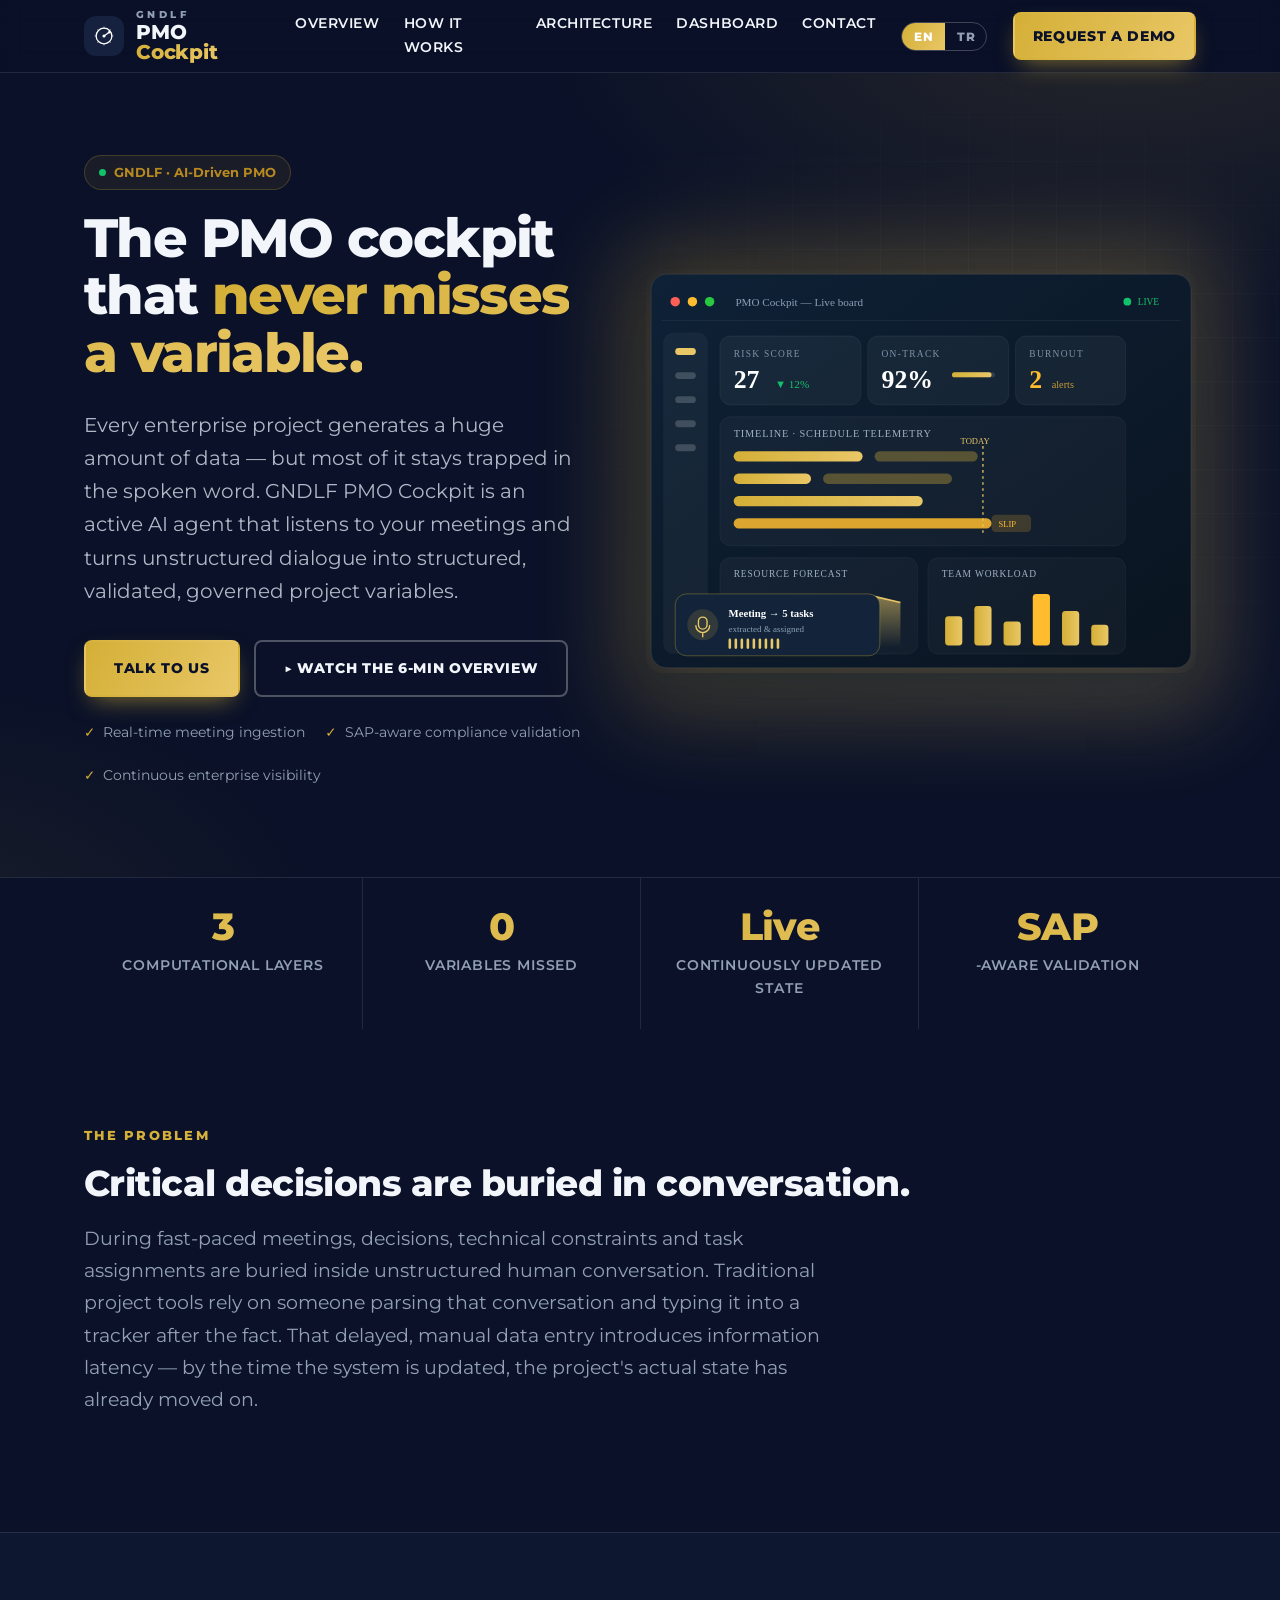
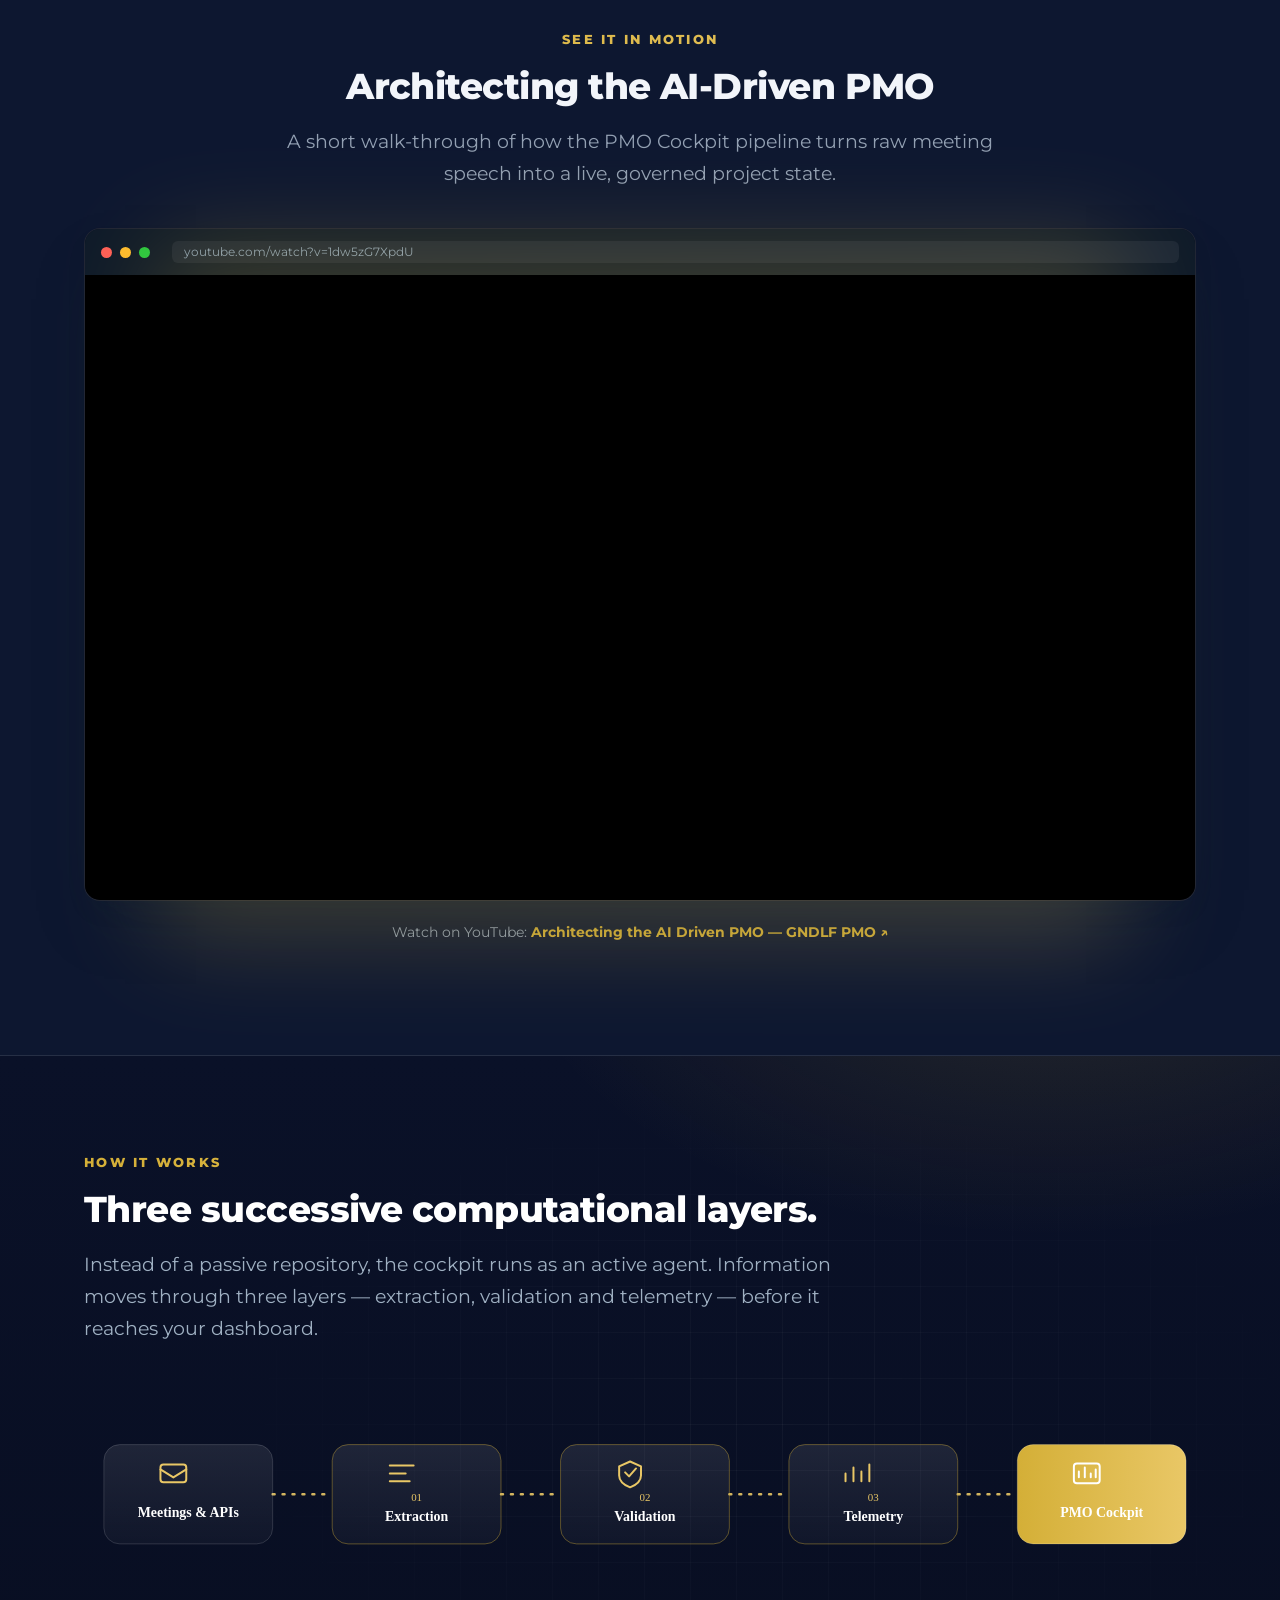
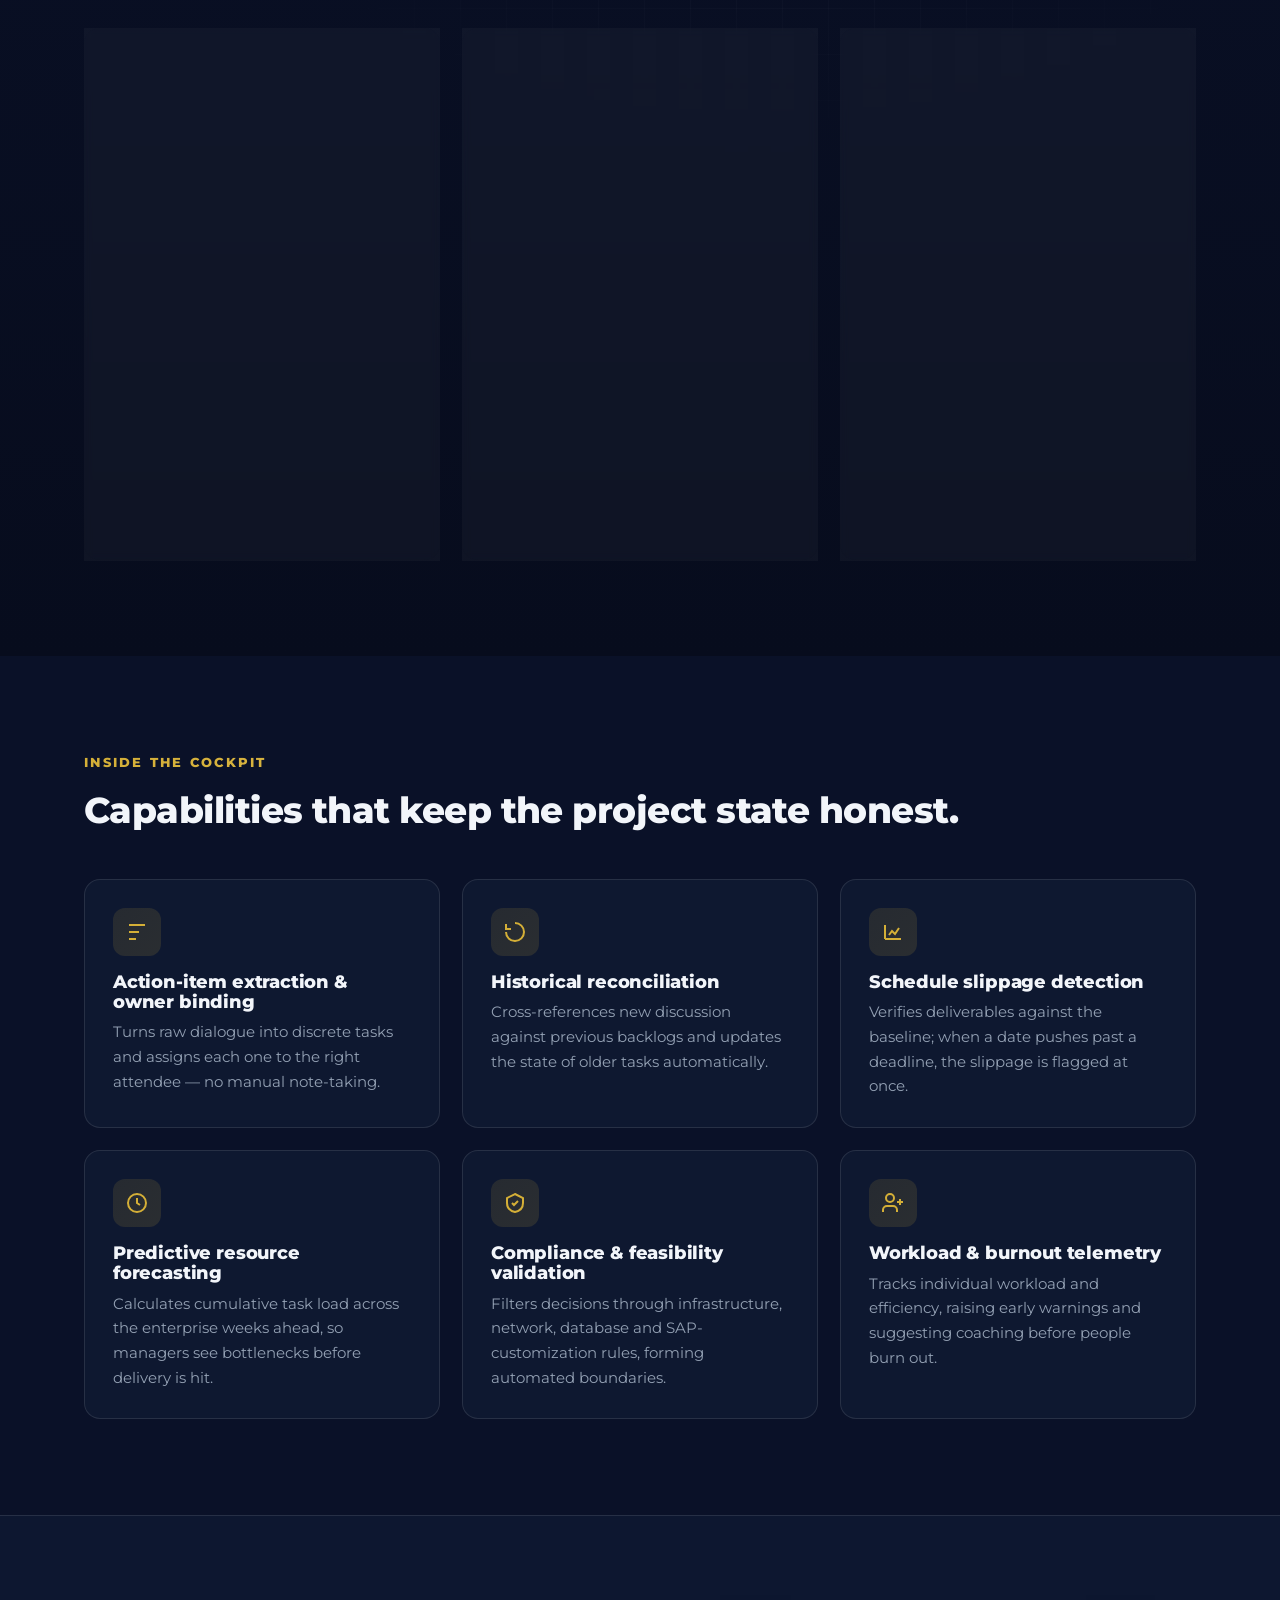
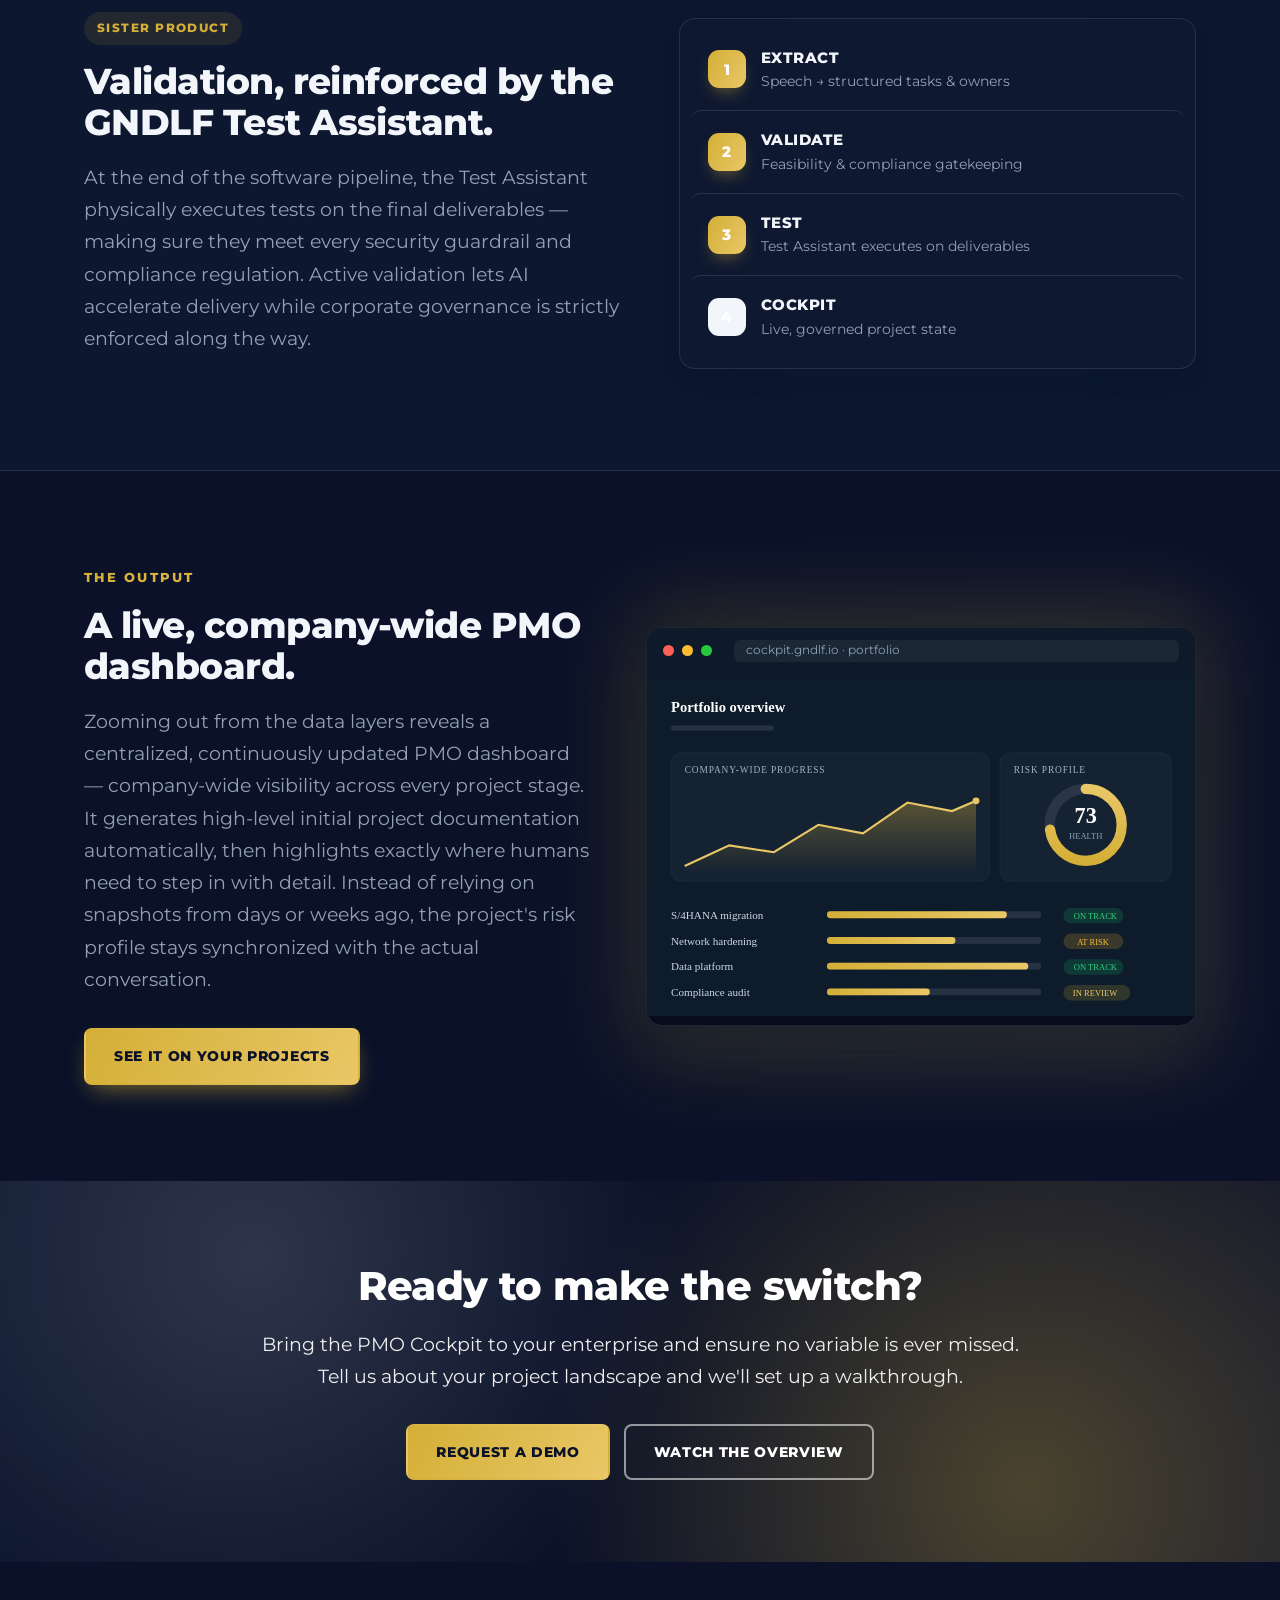
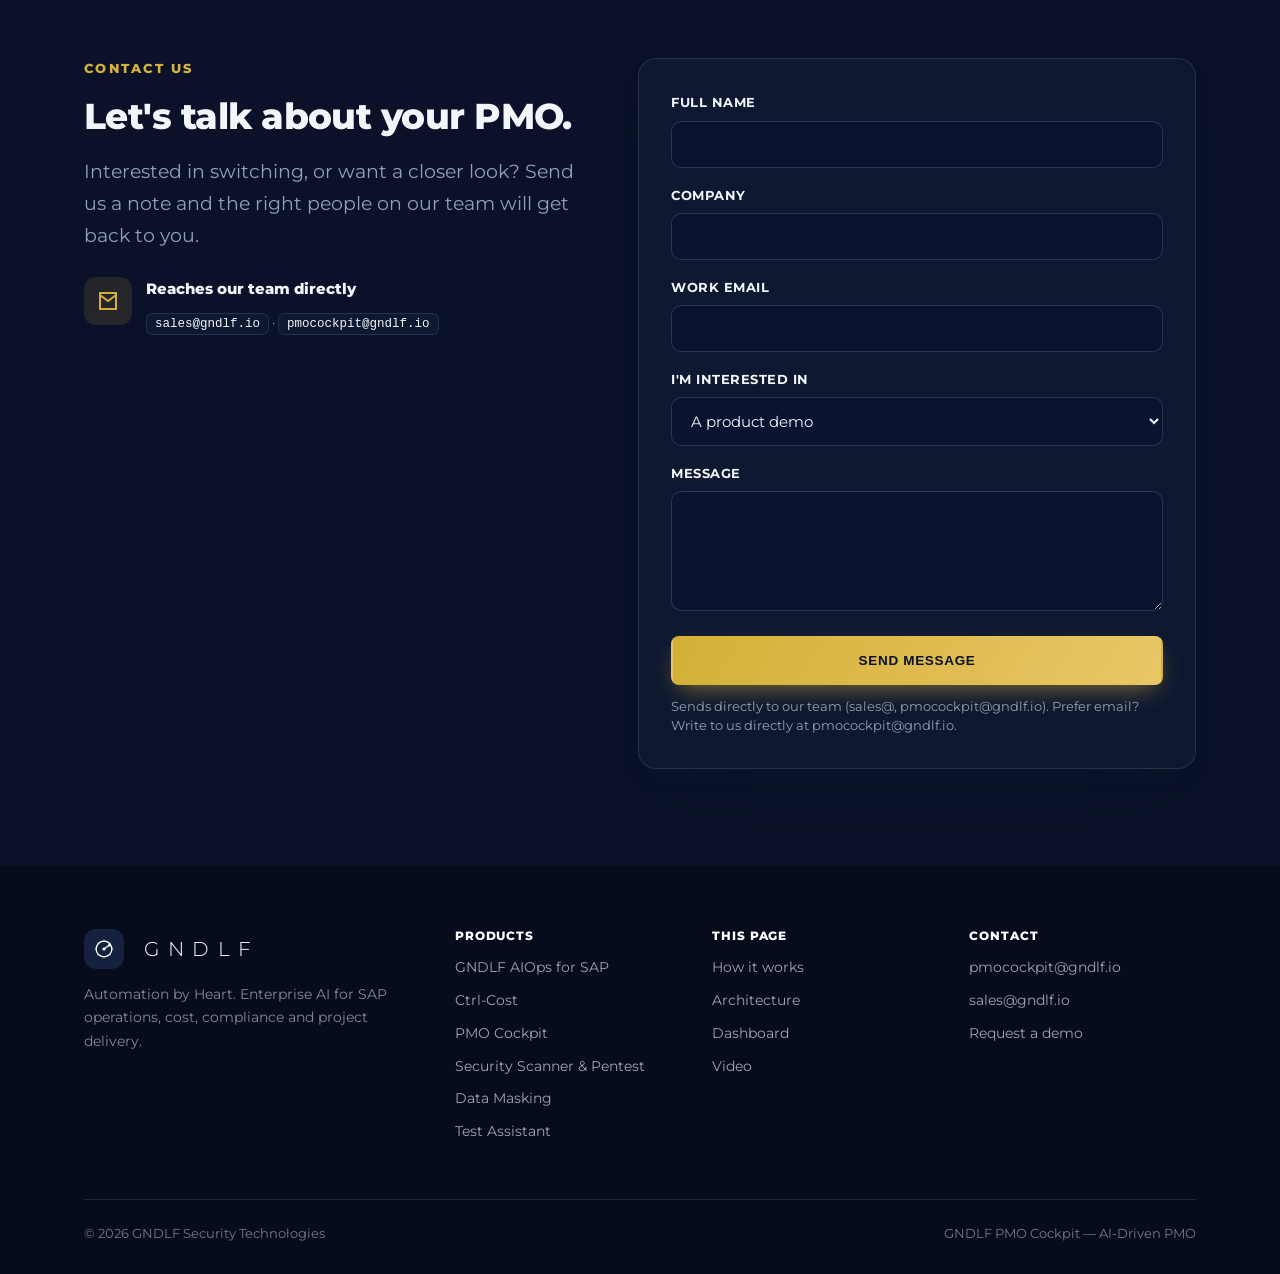
<file: pmo-cockpit.html>
<!doctype html>
<html lang="tr">
<head>
<meta charset="utf-8">
<meta name="viewport" content="width=device-width, initial-scale=1">
<title>GNDLF PMO Cockpit — AI-Driven PMO</title>
<meta name="description" content="GNDLF PMO Cockpit — an active AI agent that turns meeting speech into structured, validated, governed project variables. Extraction, validation and telemetry in one enterprise PMO cockpit.">
<link rel="canonical" href="https://gndlf.technology/pmo-cockpit.html">

<!-- Open Graph -->
<meta property="og:title" content="The PMO cockpit that never misses a variable. — GNDLF PMO Cockpit">
<meta property="og:site_name" content="GNDLF.Technology">
<meta property="og:url" content="https://gndlf.technology/pmo-cockpit.html">
<meta property="og:description" content="GNDLF PMO Cockpit — an active AI agent that turns meeting speech into structured, validated, governed project variables.">
<meta property="og:type" content="website">
<meta property="og:image" content="https://gndlf.technology/img/pmo-cockpit-preview.png">
<meta property="og:image:width" content="1200">
<meta property="og:image:height" content="630">
<meta property="og:image:alt" content="GNDLF PMO Cockpit — Live board. The PMO cockpit that never misses a variable.">

<!-- Twitter -->
<meta name="twitter:card" content="summary_large_image">
<meta name="twitter:title" content="The PMO cockpit that never misses a variable. — GNDLF PMO Cockpit">
<meta name="twitter:description" content="GNDLF PMO Cockpit — an active AI agent that turns meeting speech into structured, validated, governed project variables.">
<meta name="twitter:image" content="https://gndlf.technology/img/pmo-cockpit-preview.png">
<link rel="preconnect" href="https://fonts.googleapis.com">
<link rel="preconnect" href="https://fonts.gstatic.com" crossorigin>
<link href="https://fonts.googleapis.com/css2?family=Montserrat:wght@300;400;600;700;800&display=swap" rel="stylesheet">
<link rel="icon" type="image/svg+xml" href="data:image/svg+xml,%3Csvg xmlns='http://www.w3.org/2000/svg' viewBox='0 0 120 120'%3E%3Ccircle cx='60' cy='60' r='60' fill='%230A1128'/%3E%3Cpath d='M80 80 A30 30 0 1 1 89 49' fill='none' stroke='%23D4AF37' stroke-width='12' stroke-linecap='round'/%3E%3Cpath d='M56 54 L85 57 L85 61 L56 64 Z' fill='%23D4AF37'/%3E%3Crect x='24' y='46' width='8' height='8' rx='1.5' fill='%23D4AF37'/%3E%3Crect x='15' y='56' width='6' height='6' rx='1' fill='%23D4AF37'/%3E%3C/svg%3E">
<style>
  :root{
    --ink:#f2f5fa;
    --body:#c3ccd8;
    --muted:#93a0b3;
    --blue:#D4AF37;
    --blue-2:#E9C766;
    --blue-dark:#B8891F;
    --navy:#0A1128;
    --navy-2:#0d1730;
    --line:rgba(255,255,255,.10);
    --bg:#0A1128;
    --bg-alt:#0d1730;
    --dark:#070c1d;
    --radius:8px;
    --wrap:1160px;
    --shadow-sm:0 1px 2px rgba(16,24,32,.05), 0 6px 20px rgba(16,24,32,.06);
    --shadow-lg:0 30px 60px -20px rgba(10,26,43,.35), 0 12px 26px -12px rgba(10,26,43,.25);
    --grad:linear-gradient(120deg,#D4AF37,#E9C766);
  }
  *{box-sizing:border-box}
  html{scroll-behavior:smooth}
  body{
    margin:0;font-family:'Montserrat',system-ui,-apple-system,Segoe UI,Roboto,Arial,sans-serif;color:var(--body);
    background:var(--bg);font-size:17px;line-height:1.7;-webkit-font-smoothing:antialiased;overflow-x:hidden
  }
  a{color:var(--blue);text-decoration:none}
  a:hover{color:var(--blue-dark)}
  img,svg{max-width:100%}
  .wrap{max-width:var(--wrap);margin:0 auto;padding:0 24px}
  h1,h2,h3,h4{color:var(--ink);font-weight:800;line-height:1.14;margin:0 0 .5em;letter-spacing:-.015em}
  h2{font-size:36px}
  h3{font-size:20px}
  .eyebrow{font-size:12.5px;font-weight:800;letter-spacing:.18em;text-transform:uppercase;
    background:var(--grad);-webkit-background-clip:text;background-clip:text;-webkit-text-fill-color:transparent;color:var(--blue);margin:0 0 16px}
  .section{padding:96px 0}
  .section--alt{background:var(--bg-alt);border-top:1px solid var(--line);border-bottom:1px solid var(--line)}
  .lead{font-size:19px;color:var(--muted);max-width:760px}
  .center{text-align:center}
  .center .lead{margin-left:auto;margin-right:auto}

  /* Buttons */
  .btn{display:inline-flex;align-items:center;gap:9px;font-weight:800;text-transform:uppercase;letter-spacing:.05em;
    font-size:13.5px;padding:15px 28px;border-radius:var(--radius);cursor:pointer;border:2px solid transparent;transition:.18s ease;white-space:nowrap}
  .btn--primary{background:var(--grad);color:#fff;box-shadow:0 10px 24px -8px rgba(212,175,55,.6)}
  .btn--primary:hover{color:#fff;transform:translateY(-2px);box-shadow:0 16px 30px -8px rgba(212,175,55,.7)}
  .btn--ghost{background:transparent;color:var(--ink);border-color:#d3d9e0}
  .btn--ghost:hover{border-color:var(--blue);color:var(--blue)}
  .btn--light{background:#fff;color:var(--ink)}
  .btn--light:hover{color:var(--blue)}
  .btn--onblue{background:#fff;color:var(--blue)}
  .btn--onblue:hover{transform:translateY(-2px)}
  .btn--outline-light{background:transparent;color:#fff;border-color:rgba(255,255,255,.55)}
  .btn--outline-light:hover{border-color:#fff;color:#fff}

  /* Header */
  header{position:sticky;top:0;z-index:60;background:rgba(255,255,255,.85);backdrop-filter:blur(12px);border-bottom:1px solid var(--line)}
  .nav{display:flex;align-items:center;gap:26px;height:72px;position:relative}
  .brand{display:flex;align-items:center;gap:12px;margin-right:auto;text-decoration:none}
  .brandmark{width:40px;height:40px;flex:0 0 40px;border-radius:12px;background:var(--grad);color:#fff;
    display:flex;align-items:center;justify-content:center;box-shadow:0 8px 18px -8px rgba(212,175,55,.7)}
  .brandmark svg{width:24px;height:24px;display:block}
  .wordmark{line-height:1}
  .kicker{display:block;font-size:9.5px;font-weight:800;letter-spacing:.36em;text-transform:uppercase;color:var(--muted);margin-bottom:3px}
  .wname{font-size:20px;font-weight:800;letter-spacing:-.01em;color:var(--ink)}
  .wname .c{background:var(--grad);-webkit-background-clip:text;background-clip:text;-webkit-text-fill-color:transparent}
  .logo{font-weight:300;font-size:26px;letter-spacing:.42em;color:var(--ink);text-transform:uppercase;padding-left:.42em}
  .foot-brand{display:flex;align-items:center;gap:12px}
  .foot-brand .brandmark{box-shadow:none}
  .nav-links{display:flex;gap:24px}
  .nav-links a{color:var(--ink);font-weight:600;font-size:14px;text-transform:uppercase;letter-spacing:.04em}
  .nav-links a:hover{color:var(--blue)}
  .lang{display:flex;border:1px solid #d3d9e0;border-radius:40px;overflow:hidden}
  .lang button{border:0;background:transparent;padding:6px 12px;font-family:inherit;font-weight:800;font-size:12px;letter-spacing:.05em;color:var(--muted);cursor:pointer}
  .lang button.active{background:var(--grad);color:#fff}
  .nav .btn{padding:11px 18px}
  .menu-toggle{display:none;border:0;background:transparent;cursor:pointer;font-size:24px;color:var(--ink);line-height:1}

  /* HERO */
  .hero{position:relative;overflow:hidden;padding:82px 0 90px;background:
    radial-gradient(1000px 520px at 88% -8%, rgba(212,175,55,.16), transparent 60%),
    radial-gradient(760px 480px at -6% 108%, rgba(212,175,55,.10), transparent 55%),#fff}
  .hero::before{content:"";position:absolute;inset:0;
    background-image:linear-gradient(rgba(10,26,43,.035) 1px,transparent 1px),linear-gradient(90deg,rgba(10,26,43,.035) 1px,transparent 1px);
    background-size:44px 44px;mask-image:radial-gradient(700px 500px at 78% 40%,#000,transparent 75%);pointer-events:none}
  .hero .wrap{position:relative;display:grid;grid-template-columns:1.03fr 1.12fr;gap:56px;align-items:center}
  .hero-badge{display:inline-flex;align-items:center;gap:8px;font-size:12.5px;font-weight:700;color:var(--blue-dark);
    background:rgba(212,175,55,.08);border:1px solid rgba(212,175,55,.22);padding:6px 14px;border-radius:40px;margin-bottom:20px}
  .hero-badge .d{width:7px;height:7px;border-radius:50%;background:#12c26a;box-shadow:0 0 0 0 rgba(18,194,106,.6);animation:pulse 2s infinite}
  @keyframes pulse{0%{box-shadow:0 0 0 0 rgba(18,194,106,.5)}70%{box-shadow:0 0 0 8px rgba(18,194,106,0)}100%{box-shadow:0 0 0 0 rgba(18,194,106,0)}}
  .hero h1{font-size:54px;line-height:1.06;letter-spacing:-.03em;color:var(--ink)}
  .hero h1 .grad{background:var(--grad);-webkit-background-clip:text;background-clip:text;-webkit-text-fill-color:transparent}
  .hero .lead{margin-top:20px;font-size:19.5px;color:#565d66}
  .hero-cta{display:flex;gap:14px;flex-wrap:wrap;margin-top:32px}
  .hero-note{margin-top:24px;font-size:13.5px;color:var(--muted);display:flex;gap:20px;flex-wrap:wrap}
  .hero-note span{display:inline-flex;align-items:center;gap:8px}
  .tick{color:var(--blue);font-weight:800}
  .hero-visual{position:relative}
  .hero-visual .glow{position:absolute;inset:-6% -4% -10% -4%;background:var(--grad);filter:blur(46px);opacity:.28;border-radius:30px;z-index:0}
  .hero-visual svg{position:relative;z-index:1;display:block;width:100%;height:auto;border-radius:16px;box-shadow:var(--shadow-lg)}

  /* STATS strip */
  .stats{border-top:1px solid var(--line);background:#fff}
  .stats .wrap{display:grid;grid-template-columns:repeat(4,1fr);gap:0}
  .stats .s{padding:30px 24px;text-align:center;border-left:1px solid var(--line)}
  .stats .s:first-child{border-left:0}
  .stats .n{font-size:38px;font-weight:800;letter-spacing:-.02em;background:var(--grad);-webkit-background-clip:text;background-clip:text;-webkit-text-fill-color:transparent;line-height:1}
  .stats .l{font-size:13.5px;color:var(--muted);margin-top:8px;text-transform:uppercase;letter-spacing:.06em;font-weight:600}

  /* VIDEO */
  .browser{border-radius:16px;overflow:hidden;box-shadow:var(--shadow-lg);border:1px solid var(--line);background:#070c1d}
  .browser .bar{display:flex;align-items:center;gap:8px;padding:12px 16px;background:#0e1a29}
  .browser .bar i{width:11px;height:11px;border-radius:50%;display:inline-block}
  .browser .bar .u{margin-left:14px;flex:1;height:22px;border-radius:6px;background:rgba(255,255,255,.06);display:flex;align-items:center;padding:0 12px;color:#8aa0b6;font-size:12px}
  .video-frame{position:relative;padding-top:56.25%;background:#000}
  .video-frame iframe{position:absolute;inset:0;width:100%;height:100%;border:0}
  .video-glow{position:relative}
  .video-glow::before{content:"";position:absolute;inset:2% 6% -6% 6%;background:var(--grad);filter:blur(50px);opacity:.22;border-radius:30px}
  .video-meta{margin-top:20px;font-size:14px;color:var(--muted)}
  .video-meta a{font-weight:700}

  /* DARK architecture band */
  .section--dark{position:relative;background:radial-gradient(900px 500px at 82% -10%,rgba(212,175,55,.14),transparent 60%),linear-gradient(180deg,#0A1128,#070c1d);color:#c4cfdb;overflow:hidden}
  .section--dark::before{content:"";position:absolute;inset:0;
    background-image:linear-gradient(rgba(255,255,255,.04) 1px,transparent 1px),linear-gradient(90deg,rgba(255,255,255,.04) 1px,transparent 1px);
    background-size:46px 46px;mask-image:radial-gradient(760px 460px at 60% 30%,#000,transparent 78%);pointer-events:none}
  .section--dark .wrap{position:relative}
  .section--dark h2{color:#fff}
  .section--dark .lead{color:#9fb0c2}
  .section--dark .eyebrow{color:#E9C766}
  .pipe-wrap{margin:44px 0 8px;overflow-x:auto}
  .pipe-wrap svg{min-width:860px;width:100%;height:auto;display:block}
  .layers{display:grid;grid-template-columns:repeat(3,1fr);gap:22px;margin-top:30px}
  .layer{background:rgba(255,255,255,.035);border:1px solid rgba(255,255,255,.09);border-radius:16px;padding:28px 26px;transition:.2s ease;backdrop-filter:blur(4px)}
  .layer:hover{border-color:rgba(212,175,55,.5);transform:translateY(-3px);box-shadow:0 24px 50px -24px rgba(0,0,0,.7)}
  .layer .num{font-size:12px;font-weight:800;color:#E9C766;letter-spacing:.14em}
  .layer h3{margin-top:10px;color:#fff;text-transform:uppercase;letter-spacing:.02em;font-size:19px}
  .layer .cap{margin:4px 0 0;color:#8ba0b4;font-size:14px}
  .layer ul{margin:16px 0 0;padding:0;list-style:none}
  .layer li{position:relative;padding-left:24px;margin-bottom:11px;font-size:14.5px;color:#b9c6d4}
  .layer li::before{content:"";position:absolute;left:0;top:8px;width:9px;height:9px;border-radius:50%;background:var(--grad);box-shadow:0 0 10px rgba(212,175,55,.8)}

  /* FEATURE grid */
  .grid{display:grid;grid-template-columns:repeat(3,1fr);gap:22px;margin-top:48px}
  .card{position:relative;background:#fff;border:1px solid var(--line);border-radius:16px;padding:28px;transition:.2s ease;overflow:hidden}
  .card::after{content:"";position:absolute;left:0;top:0;height:3px;width:100%;background:var(--grad);transform:scaleX(0);transform-origin:left;transition:.25s}
  .card:hover{border-color:#c7e6f5;box-shadow:var(--shadow-lg);transform:translateY(-4px)}
  .card:hover::after{transform:scaleX(1)}
  .ic{width:48px;height:48px;border-radius:12px;background:linear-gradient(135deg,rgba(212,175,55,.12),rgba(212,175,55,.14));color:var(--blue);display:flex;align-items:center;justify-content:center;margin-bottom:16px}
  .ic svg{width:24px;height:24px}
  .card h3{font-size:17.5px;letter-spacing:-.01em}
  .card p{margin:6px 0 0;font-size:14.5px}

  /* SPLIT (test assistant) */
  .split{display:grid;grid-template-columns:1.05fr 1fr;gap:52px;align-items:center}
  .badge{display:inline-block;font-size:12px;font-weight:800;letter-spacing:.12em;text-transform:uppercase;color:var(--blue);background:rgba(212,175,55,.10);padding:6px 13px;border-radius:40px;margin-bottom:16px}
  .flow{background:#fff;border:1px solid var(--line);border-radius:16px;padding:10px;box-shadow:var(--shadow-lg)}
  .flow .step{display:flex;align-items:center;gap:15px;padding:17px 18px;border-radius:11px;transition:.2s}
  .flow .step:hover{background:var(--bg-alt)}
  .flow .step + .step{border-top:1px solid var(--line)}
  .flow .dot{width:38px;height:38px;border-radius:11px;flex:0 0 38px;background:var(--grad);color:#fff;display:flex;align-items:center;justify-content:center;font-weight:800;font-size:15px;box-shadow:0 8px 18px -8px rgba(212,175,55,.7)}
  .flow .step:last-child .dot{background:var(--ink);box-shadow:none}
  .flow .t{font-weight:800;color:var(--ink);font-size:14.5px;text-transform:uppercase;letter-spacing:.03em}
  .flow .d{font-size:13.5px;color:var(--muted)}

  /* DASHBOARD section */
  .dash-grid{display:grid;grid-template-columns:1fr 1.08fr;gap:52px;align-items:center}
  .dash-visual{position:relative}
  .dash-visual .glow{position:absolute;inset:-4% -2% -8% -2%;background:var(--grad);filter:blur(44px);opacity:.2;border-radius:24px}
  .dash-visual .browser{position:relative}

  /* CTA band */
  .band{position:relative;overflow:hidden;background:linear-gradient(120deg,#D4AF37 0%,#8a6a1a 55%,#0A1128 130%);color:#fff;text-align:center;padding:82px 0}
  .band::before{content:"";position:absolute;inset:0;background-image:radial-gradient(circle at 20% 20%,rgba(255,255,255,.14),transparent 40%),radial-gradient(circle at 80% 80%,rgba(212,175,55,.3),transparent 45%);pointer-events:none}
  .band .wrap{position:relative}
  .band h2{color:#fff;font-size:40px}
  .band .lead{color:rgba(255,255,255,.92);margin:0 auto}
  .band .hero-cta{justify-content:center;margin-top:30px}

  /* CONTACT */
  .contact-grid{display:grid;grid-template-columns:1fr 1.12fr;gap:56px;align-items:start}
  .form{background:#fff;border:1px solid var(--line);border-radius:18px;padding:32px;box-shadow:var(--shadow-lg)}
  .field{margin-bottom:16px}
  .field label{display:block;font-size:13px;font-weight:700;color:var(--ink);text-transform:uppercase;letter-spacing:.04em;margin-bottom:7px}
  .field input,.field select,.field textarea{width:100%;font-family:inherit;font-size:15px;color:var(--ink);padding:13px 15px;border:1px solid #d6dce2;border-radius:10px;background:#fff;transition:.15s}
  .field input:focus,.field select:focus,.field textarea:focus{outline:none;border-color:var(--blue);box-shadow:0 0 0 3px rgba(212,175,55,.16)}
  .field textarea{min-height:120px;resize:vertical}
  .form .btn{width:100%;justify-content:center}
  .form small{display:block;color:var(--muted);font-size:12.5px;margin-top:12px;line-height:1.55}
  .contact-info ul{padding:0;margin:24px 0 0;list-style:none}
  .contact-info li{margin:0 0 18px;display:flex;gap:14px;align-items:flex-start}
  .contact-info .ic{margin:0;flex:0 0 48px}
  .contact-info .k{font-weight:800;color:var(--ink);font-size:14.5px}
  .recips{margin-top:8px;font-size:13px;color:var(--muted);line-height:2}
  .recips code{background:var(--bg-alt);border:1px solid var(--line);border-radius:6px;padding:3px 8px;font-size:12.5px;color:var(--ink)}

  /* Footer */
  footer{background:var(--dark);color:#9aa6b4;padding:64px 0 30px;font-size:14px}
  footer .cols{display:grid;grid-template-columns:1.5fr 1fr 1fr 1fr;gap:30px}
  footer .logo{color:#fff;font-size:22px}
  footer .tag{color:#7f8b9a;margin-top:14px;max-width:34ch}
  footer h4{color:#fff;text-transform:uppercase;letter-spacing:.08em;font-size:12px;margin:0 0 14px}
  footer a{color:#9aa6b4;display:block;margin-bottom:9px}
  footer a:hover{color:#E9C766}
  .foot-bottom{border-top:1px solid #1c2836;margin-top:46px;padding-top:22px;display:flex;justify-content:space-between;gap:14px;flex-wrap:wrap;color:#6f7c8b;font-size:13px}

  /* Reveal on scroll (progressive) */
  .js .reveal{opacity:0;transform:translateY(22px);transition:opacity .7s ease,transform .7s ease}
  .js .reveal.in{opacity:1;transform:none}

  /* SVG animation helpers */
  .wv rect{transform-box:fill-box;transform-origin:bottom;animation:wv 1.1s ease-in-out infinite}
  @keyframes wv{0%,100%{transform:scaleY(.35)}50%{transform:scaleY(1)}}
  .blink{animation:blink 1.6s ease-in-out infinite}
  @keyframes blink{0%,100%{opacity:1}50%{opacity:.25}}
  .flowdot{animation:flowdash 2.2s linear infinite}
  @keyframes flowdash{to{stroke-dashoffset:-40}}
  @media (prefers-reduced-motion: reduce){*{animation:none!important;transition:none!important}.js .reveal{opacity:1;transform:none}}

  @media (max-width:980px){
    .hero .wrap{grid-template-columns:1fr;gap:40px}
    .hero-visual{order:-1}
    .split,.contact-grid,.dash-grid{grid-template-columns:1fr}
    .dash-visual{order:-1}
  }
  @media (max-width:900px){
    .menu-toggle{display:block;order:3}
    .lang{order:2}
    .nav-cta{display:none}
    .nav-links{position:absolute;top:72px;left:-24px;right:-24px;flex-direction:column;gap:0;background:#fff;border-bottom:1px solid var(--line);box-shadow:var(--shadow-lg);padding:8px 0;display:none}
    .nav-links.open{display:flex}
    .nav-links a{padding:14px 24px}
    .nav-links a + a{border-top:1px solid var(--line)}
    .hero h1{font-size:42px}
    h2{font-size:29px}
    .band h2{font-size:30px}
    .layers,.grid{grid-template-columns:1fr}
    .stats .wrap{grid-template-columns:repeat(2,1fr)}
    .stats .s:nth-child(-n+2){border-bottom:1px solid var(--line)}
    .stats .s:nth-child(odd){border-left:0}
    .section{padding:68px 0}
  }
  @media (max-width:560px){
    .hero h1{font-size:34px}
    body{font-size:16px}
    .brand .pill{display:none}
    .nav{gap:14px}
    .stats .n{font-size:30px}
  }

  /* ===== GNDLF lacivert+altın uyarlaması ===== */
  body{background:var(--bg);color:var(--body);}
  header{background:rgba(10,17,40,.82)!important;border-bottom-color:var(--line)!important;}
  .brandmark{background:#16213f!important;color:#fff!important;box-shadow:none!important;}
  .btn--primary{color:#0A1128!important;}
  .btn--light,.btn--onblue{background:linear-gradient(120deg,#D4AF37,#E9C766)!important;color:#0A1128!important;}
  .btn--ghost{color:var(--ink);border-color:rgba(255,255,255,.28);}
  .btn--ghost:hover{border-color:var(--blue);color:var(--blue);}
  .stats{background:var(--bg)!important;border-top-color:var(--line)!important;}
  .stats .s{border-left-color:var(--line)!important;}
  .card,.flow,.form{background:#0e1830!important;border-color:var(--line)!important;}
  .card:hover{border-color:rgba(212,175,55,.5)!important;}
  .card p,.flow .d,.video-meta,.form small,.recips{color:var(--muted)!important;}
  .field input,.field select,.field textarea{background:#0a1330!important;color:var(--ink)!important;border-color:rgba(255,255,255,.14)!important;}
  .field input:focus,.field select:focus,.field textarea:focus{border-color:var(--blue)!important;}
  .recips code{background:#0e1830!important;border-color:var(--line)!important;color:var(--ink)!important;}
  .lang{border-color:rgba(255,255,255,.22)!important;}
  .flow .step:hover{background:rgba(255,255,255,.04)!important;}
  .hero{background:radial-gradient(1000px 520px at 88% -8%,rgba(212,175,55,.14),transparent 60%),radial-gradient(760px 480px at -6% 108%,rgba(212,175,55,.08),transparent 55%),var(--bg)!important;}
  .hero::before{background-image:linear-gradient(rgba(255,255,255,.04) 1px,transparent 1px),linear-gradient(90deg,rgba(255,255,255,.04) 1px,transparent 1px)!important;}
  .hero .lead{color:#aeb8c6!important;}
  .band{background:linear-gradient(120deg,#0d1730 0%,#0A1128 55%,#161a2e 120%)!important;}
  footer a:hover{color:var(--blue)!important;}
</style>
</head>
<body class="no-js">

<svg width="0" height="0" style="position:absolute" aria-hidden="true"><defs>
  <symbol id="dial" viewBox="0 0 64 64">
    <g fill="none" stroke="currentColor" stroke-width="3.4" stroke-linecap="round" stroke-linejoin="round">
      <circle cx="32" cy="32" r="21"/>
      <g stroke-width="2.6" opacity=".55">
        <path d="M32 8 v4"/><path d="M56 32 h-4"/><path d="M32 56 v-4"/><path d="M12 32 h-4"/>
        <path d="M48.9 15.1 l-2.8 2.8"/><path d="M48.9 48.9 l-2.8 -2.8"/><path d="M15.1 48.9 l2.8 -2.8"/><path d="M15.1 15.1 l2.8 2.8"/>
      </g>
      <path d="M32 32 L46 22"/>
    </g>
    <circle cx="32" cy="32" r="4.2" fill="currentColor"/>
    <circle cx="46" cy="22" r="3.4" fill="currentColor"/>
  </symbol>
</defs></svg>

<header>
  <div class="wrap nav">
    <a class="brand" href="#overview" aria-label="GNDLF PMO Cockpit">
      <span class="brandmark"><svg viewBox="0 0 64 64"><use href="#dial"/></svg></span>
      <span class="wordmark">
        <span class="kicker">GNDLF</span>
        <span class="wname">PMO <span class="c">Cockpit</span></span>
      </span>
    </a>
    <nav class="nav-links">
      <a href="#overview" data-i18n="nav_overview">Overview</a>
      <a href="#how" data-i18n="nav_how">How it works</a>
      <a href="#architecture" data-i18n="nav_arch">Architecture</a>
      <a href="#dashboard" data-i18n="nav_dash">Dashboard</a>
      <a href="#contact" data-i18n="nav_contact">Contact</a>
    </nav>
    <div class="lang" role="group" aria-label="Language">
      <button type="button" data-set-lang="en">EN</button>
      <button type="button" data-set-lang="tr">TR</button>
    </div>
    <a href="#contact" class="btn btn--primary nav-cta" data-i18n="nav_cta">Request a demo</a>
    <button class="menu-toggle" id="menuToggle" aria-label="Menu" aria-expanded="false">☰</button>
  </div>
</header>

<!-- HERO -->
<section class="hero" id="overview">
  <div class="wrap">
    <div class="hero-copy">
      <span class="hero-badge"><span class="d"></span><span data-i18n="hero_badge">GNDLF · AI-Driven PMO</span></span>
      <h1><span data-i18n="hero_h1a">The PMO cockpit that</span> <span class="grad" data-i18n="hero_h1b">never misses a variable.</span></h1>
      <p class="lead" data-i18n="hero_lead">Every enterprise project generates a huge amount of data — but most of it stays trapped in the spoken word. GNDLF PMO Cockpit is an active AI agent that listens to your meetings and turns unstructured dialogue into structured, validated, governed project variables.</p>
      <div class="hero-cta">
        <a href="#contact" class="btn btn--primary" data-i18n="hero_cta1">Talk to us</a>
        <a href="#video" class="btn btn--ghost" data-i18n="hero_cta2">▶ Watch the 6-min overview</a>
      </div>
      <div class="hero-note">
        <span><span class="tick">✓</span> <span data-i18n="hero_n1">Real-time meeting ingestion</span></span>
        <span><span class="tick">✓</span> <span data-i18n="hero_n2">SAP-aware compliance validation</span></span>
        <span><span class="tick">✓</span> <span data-i18n="hero_n3">Continuous enterprise visibility</span></span>
      </div>
    </div>

    <!-- HERO PRODUCT MOCKUP (inline SVG) -->
    <div class="hero-visual reveal">
      <span class="glow"></span>
      <svg viewBox="0 0 640 470" role="img" aria-label="PMO Cockpit dashboard preview">
        <defs>
          <linearGradient id="wnd" x1="0" y1="0" x2="1" y2="1">
            <stop offset="0" stop-color="#0e2136"/><stop offset="1" stop-color="#0a1420"/>
          </linearGradient>
          <linearGradient id="bar" x1="0" y1="0" x2="1" y2="0">
            <stop offset="0" stop-color="#D4AF37"/><stop offset="1" stop-color="#E9C766"/>
          </linearGradient>
          <linearGradient id="area" x1="0" y1="0" x2="0" y2="1">
            <stop offset="0" stop-color="#E9C766" stop-opacity=".55"/><stop offset="1" stop-color="#E9C766" stop-opacity="0"/>
          </linearGradient>
        </defs>
        <rect x="6" y="6" width="628" height="458" rx="18" fill="url(#wnd)" stroke="rgba(255,255,255,.09)"/>
        <!-- title bar -->
        <circle cx="34" cy="38" r="5.5" fill="#ff5f57"/><circle cx="54" cy="38" r="5.5" fill="#febc2e"/><circle cx="74" cy="38" r="5.5" fill="#28c840"/>
        <text x="104" y="43" fill="#8aa0b6" font-size="13" font-family="Open Sans">PMO Cockpit — Live board</text>
        <circle class="blink" cx="560" cy="38" r="4.5" fill="#12c26a"/><text x="572" y="42" fill="#12c26a" font-size="11" font-family="Open Sans">LIVE</text>
        <line x1="18" y1="60" x2="622" y2="60" stroke="rgba(255,255,255,.07)"/>
        <!-- sidebar -->
        <rect x="20" y="74" width="52" height="374" rx="12" fill="rgba(255,255,255,.04)"/>
        <rect x="34" y="92" width="24" height="8" rx="4" fill="#E9C766"/>
        <rect x="34" y="120" width="24" height="8" rx="4" fill="rgba(255,255,255,.18)"/>
        <rect x="34" y="148" width="24" height="8" rx="4" fill="rgba(255,255,255,.18)"/>
        <rect x="34" y="176" width="24" height="8" rx="4" fill="rgba(255,255,255,.18)"/>
        <rect x="34" y="204" width="24" height="8" rx="4" fill="rgba(255,255,255,.18)"/>
        <!-- KPI tiles -->
        <g font-family="Open Sans">
          <rect x="86" y="78" width="164" height="80" rx="12" fill="rgba(255,255,255,.045)" stroke="rgba(255,255,255,.07)"/>
          <text x="102" y="102" fill="#7f93a8" font-size="11" letter-spacing="1.5">RISK SCORE</text>
          <text x="102" y="138" fill="#fff" font-size="30" font-weight="800">27</text>
          <text x="150" y="138" fill="#12c26a" font-size="13">▼ 12%</text>

          <rect x="258" y="78" width="164" height="80" rx="12" fill="rgba(255,255,255,.045)" stroke="rgba(255,255,255,.07)"/>
          <text x="274" y="102" fill="#7f93a8" font-size="11" letter-spacing="1.5">ON-TRACK</text>
          <text x="274" y="138" fill="#fff" font-size="30" font-weight="800">92%</text>
          <rect x="356" y="120" width="50" height="6" rx="3" fill="rgba(255,255,255,.12)"/>
          <rect x="356" y="120" width="46" height="6" rx="3" fill="url(#bar)"/>

          <rect x="430" y="78" width="128" height="80" rx="12" fill="rgba(255,255,255,.045)" stroke="rgba(255,255,255,.07)"/>
          <text x="446" y="102" fill="#7f93a8" font-size="11" letter-spacing="1.5">BURNOUT</text>
          <text x="446" y="138" fill="#febc2e" font-size="30" font-weight="800">2</text>
          <text x="472" y="138" fill="#c79a3a" font-size="12">alerts</text>
        </g>
        <!-- Timeline / gantt -->
        <rect x="86" y="172" width="472" height="150" rx="12" fill="rgba(255,255,255,.03)" stroke="rgba(255,255,255,.06)"/>
        <text x="102" y="196" fill="#9fb2c6" font-size="12" font-family="Open Sans" letter-spacing="1">TIMELINE · SCHEDULE TELEMETRY</text>
        <g>
          <rect x="102" y="212" width="150" height="12" rx="6" fill="url(#bar)"/>
          <rect x="266" y="212" width="120" height="12" rx="6" fill="rgba(212,175,55,.35)"/>
          <rect x="102" y="238" width="90" height="12" rx="6" fill="url(#bar)"/>
          <rect x="206" y="238" width="150" height="12" rx="6" fill="rgba(212,175,55,.35)"/>
          <rect x="102" y="264" width="220" height="12" rx="6" fill="url(#bar)"/>
          <!-- slipping task in amber past deadline -->
          <rect x="102" y="290" width="300" height="12" rx="6" fill="#febc2e" opacity=".85"/>
          <rect x="402" y="286" width="46" height="20" rx="5" fill="rgba(254,188,46,.18)"/>
          <text x="410" y="300" fill="#febc2e" font-size="10" font-family="Open Sans">SLIP</text>
        </g>
        <!-- today line -->
        <line x1="392" y1="206" x2="392" y2="310" stroke="#E9C766" stroke-width="1.5" stroke-dasharray="3 4"/>
        <text x="366" y="204" fill="#E9C766" font-size="10" font-family="Open Sans">TODAY</text>
        <!-- forecast area chart -->
        <rect x="86" y="336" width="230" height="112" rx="12" fill="rgba(255,255,255,.03)" stroke="rgba(255,255,255,.06)"/>
        <text x="102" y="358" fill="#9fb2c6" font-size="11" font-family="Open Sans" letter-spacing="1">RESOURCE FORECAST</text>
        <path d="M102 428 L134 412 L166 418 L198 396 L230 404 L262 380 L296 388 L296 440 L102 440 Z" fill="url(#area)"/>
        <path d="M102 428 L134 412 L166 418 L198 396 L230 404 L262 380 L296 388" fill="none" stroke="#E9C766" stroke-width="2"/>
        <!-- workload bars -->
        <rect x="328" y="336" width="230" height="112" rx="12" fill="rgba(255,255,255,.03)" stroke="rgba(255,255,255,.06)"/>
        <text x="344" y="358" fill="#9fb2c6" font-size="11" font-family="Open Sans" letter-spacing="1">TEAM WORKLOAD</text>
        <g>
          <rect x="348" y="404" width="20" height="34" rx="4" fill="url(#bar)"/>
          <rect x="382" y="392" width="20" height="46" rx="4" fill="url(#bar)"/>
          <rect x="416" y="410" width="20" height="28" rx="4" fill="url(#bar)"/>
          <rect x="450" y="378" width="20" height="60" rx="4" fill="#febc2e"/>
          <rect x="484" y="398" width="20" height="40" rx="4" fill="url(#bar)"/>
          <rect x="518" y="414" width="20" height="24" rx="4" fill="url(#bar)"/>
        </g>
        <!-- floating "meeting -> tasks" card -->
        <g>
          <rect x="34" y="378" width="238" height="72" rx="13" fill="#12233a" stroke="rgba(212,175,55,.4)"/>
          <circle cx="66" cy="414" r="18" fill="rgba(212,175,55,.16)"/>
          <path d="M66 405 a5 5 0 0 1 5 5 v4 a5 5 0 0 1 -10 0 v-4 a5 5 0 0 1 5 -5 Z M58 415 a8 8 0 0 0 16 0 M66 423 v5" fill="none" stroke="#E9C766" stroke-width="1.6" stroke-linecap="round"/>
          <text x="96" y="405" fill="#fff" font-size="12.5" font-family="Open Sans" font-weight="700">Meeting → 5 tasks</text>
          <text x="96" y="422" fill="#8aa0b6" font-size="10.5" font-family="Open Sans">extracted &amp; assigned</text>
          <g class="wv" transform="translate(96,430)" fill="#E9C766">
            <rect x="0" y="0" width="3" height="12" rx="1.5" style="animation-delay:0s"/>
            <rect x="7" y="0" width="3" height="12" rx="1.5" style="animation-delay:.1s"/>
            <rect x="14" y="0" width="3" height="12" rx="1.5" style="animation-delay:.2s"/>
            <rect x="21" y="0" width="3" height="12" rx="1.5" style="animation-delay:.3s"/>
            <rect x="28" y="0" width="3" height="12" rx="1.5" style="animation-delay:.4s"/>
            <rect x="35" y="0" width="3" height="12" rx="1.5" style="animation-delay:.5s"/>
            <rect x="42" y="0" width="3" height="12" rx="1.5" style="animation-delay:.6s"/>
            <rect x="49" y="0" width="3" height="12" rx="1.5" style="animation-delay:.5s"/>
            <rect x="56" y="0" width="3" height="12" rx="1.5" style="animation-delay:.4s"/>
          </g>
        </g>
      </svg>
    </div>
  </div>
</section>

<!-- STATS -->
<section class="stats">
  <div class="wrap">
    <div class="s reveal"><div class="n" data-i18n="st1_n">3</div><div class="l" data-i18n="st1_l">Computational layers</div></div>
    <div class="s reveal"><div class="n" data-i18n="st2_n">0</div><div class="l" data-i18n="st2_l">Variables missed</div></div>
    <div class="s reveal"><div class="n" data-i18n="st3_n">Live</div><div class="l" data-i18n="st3_l">Continuously updated state</div></div>
    <div class="s reveal"><div class="n" data-i18n="st4_n">SAP</div><div class="l" data-i18n="st4_l">-aware validation</div></div>
  </div>
</section>

<!-- PROBLEM -->
<section class="section">
  <div class="wrap reveal">
    <p class="eyebrow" data-i18n="prob_eyebrow">The problem</p>
    <h2 data-i18n="prob_h2">Critical decisions are buried in conversation.</h2>
    <p class="lead" data-i18n="prob_lead">During fast-paced meetings, decisions, technical constraints and task assignments are buried inside unstructured human conversation. Traditional project tools rely on someone parsing that conversation and typing it into a tracker after the fact. That delayed, manual data entry introduces information latency — by the time the system is updated, the project's actual state has already moved on.</p>
  </div>
</section>

<!-- VIDEO -->
<section class="section section--alt" id="video">
  <div class="wrap">
    <div class="center reveal" style="margin-bottom:38px">
      <p class="eyebrow" data-i18n="vid_eyebrow">See it in motion</p>
      <h2 data-i18n="vid_h2">Architecting the AI-Driven PMO</h2>
      <p class="lead" data-i18n="vid_lead">A short walk-through of how the PMO Cockpit pipeline turns raw meeting speech into a live, governed project state.</p>
    </div>
    <div class="video-glow reveal">
      <div class="browser">
        <div class="bar">
          <i style="background:#ff5f57"></i><i style="background:#febc2e"></i><i style="background:#28c840"></i>
          <span class="u">youtube.com/watch?v=1dw5zG7XpdU</span>
        </div>
        <div class="video-frame">
          <iframe src="https://www.youtube-nocookie.com/embed/1dw5zG7XpdU" title="Architecting the AI Driven PMO - GNDLF PMO" allow="accelerometer; autoplay; clipboard-write; encrypted-media; gyroscope; picture-in-picture; web-share" allowfullscreen loading="lazy"></iframe>
        </div>
      </div>
    </div>
    <p class="video-meta center">
      <span data-i18n="vid_link_label">Watch on YouTube:</span>
      <a href="https://www.youtube.com/watch?v=1dw5zG7XpdU" target="_blank" rel="noopener">Architecting the AI Driven PMO — GNDLF PMO ↗</a>
    </p>
  </div>
</section>

<!-- HOW IT WORKS / DARK ARCHITECTURE -->
<section class="section section--dark" id="how">
  <div class="wrap">
    <div class="reveal">
      <p class="eyebrow" data-i18n="how_eyebrow">How it works</p>
      <h2 data-i18n="how_h2">Three successive computational layers.</h2>
      <p class="lead" data-i18n="how_lead">Instead of a passive repository, the cockpit runs as an active agent. Information moves through three layers — extraction, validation and telemetry — before it reaches your dashboard.</p>
    </div>

    <!-- PIPELINE DIAGRAM -->
    <div class="pipe-wrap reveal">
      <svg viewBox="0 0 1120 210" role="img" aria-label="PMO Cockpit processing pipeline">
        <defs>
          <linearGradient id="node" x1="0" y1="0" x2="0" y2="1">
            <stop offset="0" stop-color="rgba(255,255,255,.09)"/><stop offset="1" stop-color="rgba(255,255,255,.03)"/>
          </linearGradient>
          <linearGradient id="edge" x1="0" y1="0" x2="1" y2="0">
            <stop offset="0" stop-color="#D4AF37"/><stop offset="1" stop-color="#E9C766"/>
          </linearGradient>
        </defs>
        <!-- connectors -->
        <g stroke="url(#edge)" stroke-width="2" fill="none" opacity=".8">
          <line x1="190" y1="105" x2="250" y2="105"/>
          <line x1="420" y1="105" x2="480" y2="105"/>
          <line x1="650" y1="105" x2="710" y2="105"/>
          <line x1="880" y1="105" x2="940" y2="105"/>
        </g>
        <g stroke="#E9C766" stroke-width="2.5" stroke-dasharray="2 8" stroke-linecap="round" fill="none" class="flowdot" opacity=".9">
          <line x1="190" y1="105" x2="250" y2="105"/>
          <line x1="420" y1="105" x2="480" y2="105"/>
          <line x1="650" y1="105" x2="710" y2="105"/>
          <line x1="880" y1="105" x2="940" y2="105"/>
        </g>

        <!-- NODE 1: Meetings & APIs -->
        <g>
          <rect x="20" y="55" width="170" height="100" rx="16" fill="url(#node)" stroke="rgba(255,255,255,.14)"/>
          <g transform="translate(90,84)" fill="none" stroke="#E9C766" stroke-width="2" stroke-linecap="round" stroke-linejoin="round">
            <rect x="-13" y="-9" width="26" height="18" rx="3"/><path d="M-13 -4 L0 4 L13 -4"/>
          </g>
          <text x="105" y="128" text-anchor="middle" fill="#fff" font-size="14" font-weight="800" font-family="Open Sans" data-i18n="pl_in_t">Meetings &amp; APIs</text>
        </g>
        <!-- NODE 2: Extraction -->
        <g>
          <rect x="250" y="55" width="170" height="100" rx="16" fill="url(#node)" stroke="rgba(212,175,55,.4)"/>
          <g transform="translate(320,84)" fill="none" stroke="#E9C766" stroke-width="2" stroke-linecap="round"><path d="M-12 -8 H12 M-12 0 H4 M-12 8 H8"/></g>
          <text x="335" y="112" text-anchor="middle" fill="#E9C766" font-size="11" font-family="Open Sans">01</text>
          <text x="335" y="132" text-anchor="middle" fill="#fff" font-size="14" font-weight="800" font-family="Open Sans" data-i18n="l1_h">Extraction</text>
        </g>
        <!-- NODE 3: Validation -->
        <g>
          <rect x="480" y="55" width="170" height="100" rx="16" fill="url(#node)" stroke="rgba(212,175,55,.4)"/>
          <g transform="translate(550,84)" fill="none" stroke="#E9C766" stroke-width="2" stroke-linecap="round" stroke-linejoin="round"><path d="M0 -12 L11 -7 V2 c0 7 -6 10 -11 12 c-5 -2 -11 -5 -11 -12 V-7 Z"/><path d="M-5 -1 L-1 3 L6 -5"/></g>
          <text x="565" y="112" text-anchor="middle" fill="#E9C766" font-size="11" font-family="Open Sans">02</text>
          <text x="565" y="132" text-anchor="middle" fill="#fff" font-size="14" font-weight="800" font-family="Open Sans" data-i18n="l2_h">Validation</text>
        </g>
        <!-- NODE 4: Telemetry -->
        <g>
          <rect x="710" y="55" width="170" height="100" rx="16" fill="url(#node)" stroke="rgba(212,175,55,.4)"/>
          <g transform="translate(780,86)" fill="none" stroke="#E9C766" stroke-width="2" stroke-linecap="round" stroke-linejoin="round"><path d="M-13 6 V-2 M-5 6 V-8 M3 6 V-4 M11 6 V-11"/></g>
          <text x="795" y="112" text-anchor="middle" fill="#E9C766" font-size="11" font-family="Open Sans">03</text>
          <text x="795" y="132" text-anchor="middle" fill="#fff" font-size="14" font-weight="800" font-family="Open Sans" data-i18n="l3_h">Telemetry</text>
        </g>
        <!-- NODE 5: Dashboard -->
        <g>
          <rect x="940" y="55" width="170" height="100" rx="16" fill="url(#edge)" stroke="rgba(255,255,255,.2)"/>
          <g transform="translate(1010,84)" fill="none" stroke="#fff" stroke-width="2" stroke-linecap="round" stroke-linejoin="round"><rect x="-13" y="-10" width="26" height="20" rx="3"/><path d="M-8 4 V-2 M-2 4 V-6 M4 4 V0 M9 4 V-4"/></g>
          <text x="1025" y="128" text-anchor="middle" fill="#fff" font-size="14" font-weight="800" font-family="Open Sans" data-i18n="pl_out_t">PMO Cockpit</text>
        </g>
      </svg>
    </div>

    <div class="layers">
      <div class="layer reveal">
        <span class="num">01</span>
        <h3 data-i18n="l1_h">Extraction</h3>
        <p class="cap" data-i18n="l1_cap">Capture the conversation and structure it.</p>
        <ul>
          <li data-i18n="l1_a">Data enters via direct API integration or the AI note-taker that records meeting transcripts.</li>
          <li data-i18n="l1_b">NLP generates an overarching summary and isolates actionable items from the surrounding talk.</li>
          <li data-i18n="l1_c">Action items are bound to specific attendees.</li>
          <li data-i18n="l1_d">Historical reconciliation cross-references prior backlogs and updates old tasks — closed, pending, suspended or in progress.</li>
        </ul>
      </div>
      <div class="layer reveal">
        <span class="num">02</span>
        <h3 data-i18n="l2_h">Validation</h3>
        <p class="cap" data-i18n="l2_cap">The gatekeeper before costly execution.</p>
        <ul>
          <li data-i18n="l2_a">Extracted decisions are checked for feasibility across infrastructure, network and database architectures.</li>
          <li data-i18n="l2_b">Rigid requirements — such as SAP customization steps — are validated, instantly flagging compliance risks.</li>
          <li data-i18n="l2_c">Company-specific design standards and regulations become automated boundaries every task must clear.</li>
          <li data-i18n="l2_d">Non-compliant tasks are stopped before they ever reach the execution phase.</li>
        </ul>
      </div>
      <div class="layer reveal">
        <span class="num">03</span>
        <h3 data-i18n="l3_h">Telemetry</h3>
        <p class="cap" data-i18n="l3_cap">Schedule and human signals, continuously.</p>
        <ul>
          <li data-i18n="l3_a">Tasks are projected against the master timeline; changed dates and schedule slippage are flagged automatically.</li>
          <li data-i18n="l3_b">Predictive resource forecasting scans weeks and months ahead to surface bottlenecks early.</li>
          <li data-i18n="l3_c">Workload is aggregated per person, triggering an early-warning alarm near burnout thresholds.</li>
          <li data-i18n="l3_d">Friction at task hand-offs is detected, with actionable team-management and coaching suggestions.</li>
        </ul>
      </div>
    </div>
  </div>
</section>

<!-- FEATURE GRID -->
<section class="section" id="architecture">
  <div class="wrap">
    <div class="reveal">
      <p class="eyebrow" data-i18n="feat_eyebrow">Inside the cockpit</p>
      <h2 data-i18n="feat_h2">Capabilities that keep the project state honest.</h2>
    </div>
    <div class="grid">
      <div class="card reveal">
        <div class="ic"><svg viewBox="0 0 24 24" fill="none" stroke="currentColor" stroke-width="2"><path d="M4 5h16M4 12h10M4 19h7"/></svg></div>
        <h3 data-i18n="f1_h">Action-item extraction &amp; owner binding</h3>
        <p data-i18n="f1_p">Turns raw dialogue into discrete tasks and assigns each one to the right attendee — no manual note-taking.</p>
      </div>
      <div class="card reveal">
        <div class="ic"><svg viewBox="0 0 24 24" fill="none" stroke="currentColor" stroke-width="2"><path d="M3 12a9 9 0 1 0 9-9"/><path d="M3 4v5h5"/></svg></div>
        <h3 data-i18n="f2_h">Historical reconciliation</h3>
        <p data-i18n="f2_p">Cross-references new discussion against previous backlogs and updates the state of older tasks automatically.</p>
      </div>
      <div class="card reveal">
        <div class="ic"><svg viewBox="0 0 24 24" fill="none" stroke="currentColor" stroke-width="2"><path d="M4 19V5m0 14h16M8 15l3-4 3 3 4-6"/></svg></div>
        <h3 data-i18n="f3_h">Schedule slippage detection</h3>
        <p data-i18n="f3_p">Verifies deliverables against the baseline; when a date pushes past a deadline, the slippage is flagged at once.</p>
      </div>
      <div class="card reveal">
        <div class="ic"><svg viewBox="0 0 24 24" fill="none" stroke="currentColor" stroke-width="2"><circle cx="12" cy="12" r="9"/><path d="M12 7v5l3 2"/></svg></div>
        <h3 data-i18n="f4_h">Predictive resource forecasting</h3>
        <p data-i18n="f4_p">Calculates cumulative task load across the enterprise weeks ahead, so managers see bottlenecks before delivery is hit.</p>
      </div>
      <div class="card reveal">
        <div class="ic"><svg viewBox="0 0 24 24" fill="none" stroke="currentColor" stroke-width="2"><path d="M12 3l8 4v5c0 5-3.5 8-8 9-4.5-1-8-4-8-9V7z"/><path d="M9 12l2 2 4-4"/></svg></div>
        <h3 data-i18n="f5_h">Compliance &amp; feasibility validation</h3>
        <p data-i18n="f5_p">Filters decisions through infrastructure, network, database and SAP-customization rules, forming automated boundaries.</p>
      </div>
      <div class="card reveal">
        <div class="ic"><svg viewBox="0 0 24 24" fill="none" stroke="currentColor" stroke-width="2"><path d="M16 21v-2a4 4 0 0 0-4-4H6a4 4 0 0 0-4 4v2"/><circle cx="9" cy="7" r="4"/><path d="M19 8v6M22 11h-6"/></svg></div>
        <h3 data-i18n="f6_h">Workload &amp; burnout telemetry</h3>
        <p data-i18n="f6_p">Tracks individual workload and efficiency, raising early warnings and suggesting coaching before people burn out.</p>
      </div>
    </div>
  </div>
</section>

<!-- TEST ASSISTANT SPLIT -->
<section class="section section--alt">
  <div class="wrap split">
    <div class="reveal">
      <span class="badge" data-i18n="ta_badge">Sister product</span>
      <h2 data-i18n="ta_h2">Validation, reinforced by the GNDLF Test Assistant.</h2>
      <p class="lead" data-i18n="ta_lead">At the end of the software pipeline, the Test Assistant physically executes tests on the final deliverables — making sure they meet every security guardrail and compliance regulation. Active validation lets AI accelerate delivery while corporate governance is strictly enforced along the way.</p>
    </div>
    <div class="flow reveal" aria-hidden="true">
      <div class="step"><span class="dot">1</span><div><div class="t" data-i18n="ta_s1t">Extract</div><div class="d" data-i18n="ta_s1d">Speech → structured tasks &amp; owners</div></div></div>
      <div class="step"><span class="dot">2</span><div><div class="t" data-i18n="ta_s2t">Validate</div><div class="d" data-i18n="ta_s2d">Feasibility &amp; compliance gatekeeping</div></div></div>
      <div class="step"><span class="dot">3</span><div><div class="t" data-i18n="ta_s3t">Test</div><div class="d" data-i18n="ta_s3d">Test Assistant executes on deliverables</div></div></div>
      <div class="step"><span class="dot">4</span><div><div class="t" data-i18n="ta_s4t">Cockpit</div><div class="d" data-i18n="ta_s4d">Live, governed project state</div></div></div>
    </div>
  </div>
</section>

<!-- DASHBOARD -->
<section class="section" id="dashboard">
  <div class="wrap dash-grid">
    <div class="reveal">
      <p class="eyebrow" data-i18n="dash_eyebrow">The output</p>
      <h2 data-i18n="dash_h2">A live, company-wide PMO dashboard.</h2>
      <p class="lead" data-i18n="dash_lead">Zooming out from the data layers reveals a centralized, continuously updated PMO dashboard — company-wide visibility across every project stage. It generates high-level initial project documentation automatically, then highlights exactly where humans need to step in with detail. Instead of relying on snapshots from days or weeks ago, the project's risk profile stays synchronized with the actual conversation.</p>
      <div class="hero-cta">
        <a href="#contact" class="btn btn--primary" data-i18n="dash_cta">See it on your projects</a>
      </div>
    </div>
    <!-- DASHBOARD MOCKUP -->
    <div class="dash-visual reveal">
      <span class="glow"></span>
      <div class="browser">
        <div class="bar">
          <i style="background:#ff5f57"></i><i style="background:#febc2e"></i><i style="background:#28c840"></i>
          <span class="u">cockpit.gndlf.io · portfolio</span>
        </div>
        <svg viewBox="0 0 640 400" role="img" aria-label="Company-wide portfolio view">
          <defs>
            <linearGradient id="barb" x1="0" y1="0" x2="1" y2="0"><stop offset="0" stop-color="#D4AF37"/><stop offset="1" stop-color="#E9C766"/></linearGradient>
            <linearGradient id="areab" x1="0" y1="0" x2="0" y2="1"><stop offset="0" stop-color="#D4AF37" stop-opacity=".35"/><stop offset="1" stop-color="#D4AF37" stop-opacity="0"/></linearGradient>
          </defs>
          <rect x="0" y="0" width="640" height="400" fill="#0d1b2b"/>
          <!-- header row -->
          <text x="28" y="44" fill="#fff" font-size="17" font-weight="800" font-family="Open Sans">Portfolio overview</text>
          <rect x="28" y="60" width="120" height="6" rx="3" fill="rgba(255,255,255,.1)"/>
          <!-- big area chart -->
          <rect x="28" y="92" width="372" height="150" rx="12" fill="rgba(255,255,255,.03)" stroke="rgba(255,255,255,.06)"/>
          <text x="44" y="116" fill="#9fb2c6" font-size="11" font-family="Open Sans" letter-spacing="1">COMPANY-WIDE PROGRESS</text>
          <path d="M44 224 L96 200 L148 208 L200 176 L252 186 L304 150 L356 160 L384 148 L384 232 L44 232 Z" fill="url(#areab)"/>
          <path d="M44 224 L96 200 L148 208 L200 176 L252 186 L304 150 L356 160 L384 148" fill="none" stroke="#E9C766" stroke-width="2.5"/>
          <circle cx="384" cy="148" r="4" fill="#E9C766"/>
          <!-- risk donut -->
          <rect x="412" y="92" width="200" height="150" rx="12" fill="rgba(255,255,255,.03)" stroke="rgba(255,255,255,.06)"/>
          <text x="428" y="116" fill="#9fb2c6" font-size="11" font-family="Open Sans" letter-spacing="1">RISK PROFILE</text>
          <g transform="translate(512,176)">
            <circle r="42" fill="none" stroke="rgba(255,255,255,.09)" stroke-width="12"/>
            <circle r="42" fill="none" stroke="url(#barb)" stroke-width="12" stroke-linecap="round" stroke-dasharray="192 264" transform="rotate(-90)"/>
            <text x="0" y="-2" text-anchor="middle" fill="#fff" font-size="26" font-weight="800" font-family="Open Sans">73</text>
            <text x="0" y="16" text-anchor="middle" fill="#8aa0b6" font-size="10" font-family="Open Sans">HEALTH</text>
          </g>
          <!-- project rows -->
          <g font-family="Open Sans">
            <!-- row1 -->
            <text x="28" y="286" fill="#cdd8e4" font-size="13">S/4HANA migration</text>
            <rect x="210" y="277" width="250" height="8" rx="4" fill="rgba(255,255,255,.1)"/>
            <rect x="210" y="277" width="210" height="8" rx="4" fill="url(#barb)"/>
            <rect x="486" y="273" width="70" height="18" rx="9" fill="rgba(18,194,106,.18)"/><text x="498" y="286" fill="#31d17f" font-size="10">ON TRACK</text>
            <!-- row2 -->
            <text x="28" y="316" fill="#cdd8e4" font-size="13">Network hardening</text>
            <rect x="210" y="307" width="250" height="8" rx="4" fill="rgba(255,255,255,.1)"/>
            <rect x="210" y="307" width="150" height="8" rx="4" fill="url(#barb)"/>
            <rect x="486" y="303" width="70" height="18" rx="9" fill="rgba(254,188,46,.18)"/><text x="502" y="316" fill="#febc2e" font-size="10">AT RISK</text>
            <!-- row3 -->
            <text x="28" y="346" fill="#cdd8e4" font-size="13">Data platform</text>
            <rect x="210" y="337" width="250" height="8" rx="4" fill="rgba(255,255,255,.1)"/>
            <rect x="210" y="337" width="235" height="8" rx="4" fill="url(#barb)"/>
            <rect x="486" y="333" width="70" height="18" rx="9" fill="rgba(18,194,106,.18)"/><text x="498" y="346" fill="#31d17f" font-size="10">ON TRACK</text>
            <!-- row4 -->
            <text x="28" y="376" fill="#cdd8e4" font-size="13">Compliance audit</text>
            <rect x="210" y="367" width="250" height="8" rx="4" fill="rgba(255,255,255,.1)"/>
            <rect x="210" y="367" width="120" height="8" rx="4" fill="url(#barb)"/>
            <rect x="486" y="363" width="78" height="18" rx="9" fill="rgba(212,175,55,.18)"/><text x="497" y="376" fill="#E9C766" font-size="10">IN REVIEW</text>
          </g>
        </svg>
      </div>
    </div>
  </div>
</section>

<!-- CTA BAND -->
<section class="band">
  <div class="wrap reveal">
    <h2 data-i18n="band_h2">Ready to make the switch?</h2>
    <p class="lead" data-i18n="band_lead">Bring the PMO Cockpit to your enterprise and ensure no variable is ever missed. Tell us about your project landscape and we'll set up a walkthrough.</p>
    <div class="hero-cta">
      <a href="#contact" class="btn btn--onblue" data-i18n="band_cta1">Request a demo</a>
      <a href="https://www.youtube.com/watch?v=1dw5zG7XpdU" target="_blank" rel="noopener" class="btn btn--outline-light" data-i18n="band_cta2">Watch the overview</a>
    </div>
  </div>
</section>

<!-- CONTACT -->
<section class="section" id="contact">
  <div class="wrap">
    <div class="contact-grid">
      <div class="contact-info reveal">
        <p class="eyebrow" data-i18n="con_eyebrow">Contact us</p>
        <h2 data-i18n="con_h2">Let's talk about your PMO.</h2>
        <p class="lead" data-i18n="con_lead">Interested in switching, or want a closer look? Send us a note and the right people on our team will get back to you.</p>
        <ul>
          <li>
            <div class="ic"><svg viewBox="0 0 24 24" fill="none" stroke="currentColor" stroke-width="2"><path d="M4 4h16v16H4z"/><path d="m4 6 8 6 8-6"/></svg></div>
            <div>
              <div class="k" data-i18n="con_reach">Reaches our team directly</div>
              <div class="recips">
                <code>sales@gndlf.io</code> · <code>pmocockpit@gndlf.io</code>
              </div>
            </div>
          </li>
        </ul>
      </div>

      <form class="form reveal" id="contactForm" novalidate>
        <div class="field">
          <label for="cf-name" data-i18n="cf_name">Full name</label>
          <input id="cf-name" name="name" type="text" required>
        </div>
        <div class="field">
          <label for="cf-company" data-i18n="cf_company">Company</label>
          <input id="cf-company" name="company" type="text">
        </div>
        <div class="field">
          <label for="cf-email" data-i18n="cf_email">Work email</label>
          <input id="cf-email" name="email" type="email" required>
        </div>
        <div class="field">
          <label for="cf-interest" data-i18n="cf_interest">I'm interested in</label>
          <select id="cf-interest" name="interest">
            <option data-i18n="cf_opt1">A product demo</option>
            <option data-i18n="cf_opt2">Switching from our current PMO tool</option>
            <option data-i18n="cf_opt3">Pricing &amp; deployment options</option>
            <option data-i18n="cf_opt4">Partnership</option>
          </select>
        </div>
        <div class="field">
          <label for="cf-msg" data-i18n="cf_msg">Message</label>
          <textarea id="cf-msg" name="message" required></textarea>
        </div>
        <button type="submit" class="btn btn--primary" data-i18n="cf_submit">Send message</button>
        <p id="pmoNote" hidden style="margin:14px 0 0;font-weight:700;font-size:13.5px"></p>
        <small data-i18n="cf_note">Sends directly to our team (sales@, pmocockpit@gndlf.io). Prefer email? Write to us directly at pmocockpit@gndlf.io.</small>
      </form>
    </div>
  </div>
</section>

<footer>
  <div class="wrap">
    <div class="cols">
      <div>
        <div class="foot-brand">
          <span class="brandmark"><svg viewBox="0 0 64 64"><use href="#dial"/></svg></span>
          <span class="logo" style="font-size:20px">GNDLF</span>
        </div>
        <p class="tag" data-i18n="ft_tag">Automation by Heart. Enterprise AI for SAP operations, cost, compliance and project delivery.</p>
      </div>
      <div>
        <h4 data-i18n="ft_prod">Products</h4>
        <a href="https://gndlf.io" target="_blank" rel="noopener">GNDLF AIOps for SAP</a>
        <a href="https://ctrlcost.co" target="_blank" rel="noopener">Ctrl-Cost</a>
        <a href="#overview" data-i18n="ft_pmo">PMO Cockpit</a>
        <a href="security-scanner.html" target="_blank" rel="noopener">Security Scanner &amp; Pentest</a>
        <a href="data-masking.html" target="_blank" rel="noopener">Data Masking</a>
        <a href="#architecture" data-i18n="ft_ta">Test Assistant</a>
      </div>
      <div>
        <h4 data-i18n="ft_page">This page</h4>
        <a href="#how" data-i18n="nav_how">How it works</a>
        <a href="#architecture" data-i18n="nav_arch">Architecture</a>
        <a href="#dashboard" data-i18n="nav_dash">Dashboard</a>
        <a href="#video" data-i18n="ft_video">Video</a>
      </div>
      <div>
        <h4 data-i18n="ft_contact">Contact</h4>
        <a href="mailto:pmocockpit@gndlf.io">pmocockpit@gndlf.io</a>
        <a href="mailto:sales@gndlf.io">sales@gndlf.io</a>
        <a href="#contact" data-i18n="nav_cta">Request a demo</a>
      </div>
    </div>
    <div class="foot-bottom">
      <span>© <span id="year"></span> GNDLF Security Technologies</span>
      <span data-i18n="ft_rights">GNDLF PMO Cockpit — AI-Driven PMO</span>
    </div>
  </div>
</footer>

<script>
const I18N = {
  en: {
    pill:"PMO Cockpit",
    nav_overview:"Overview", nav_how:"How it works", nav_arch:"Architecture", nav_dash:"Dashboard", nav_contact:"Contact", nav_cta:"Request a demo",
    hero_badge:"GNDLF · AI-Driven PMO",
    hero_h1a:"The PMO cockpit that", hero_h1b:"never misses a variable.",
    hero_lead:"Every enterprise project generates a huge amount of data — but most of it stays trapped in the spoken word. GNDLF PMO Cockpit is an active AI agent that listens to your meetings and turns unstructured dialogue into structured, validated, governed project variables.",
    hero_cta1:"Talk to us", hero_cta2:"▶ Watch the 6-min overview",
    hero_n1:"Real-time meeting ingestion", hero_n2:"SAP-aware compliance validation", hero_n3:"Continuous enterprise visibility",
    st1_n:"3", st1_l:"Computational layers", st2_n:"0", st2_l:"Variables missed", st3_n:"Live", st3_l:"Continuously updated state", st4_n:"SAP", st4_l:"-aware validation",
    prob_eyebrow:"The problem", prob_h2:"Critical decisions are buried in conversation.",
    prob_lead:"During fast-paced meetings, decisions, technical constraints and task assignments are buried inside unstructured human conversation. Traditional project tools rely on someone parsing that conversation and typing it into a tracker after the fact. That delayed, manual data entry introduces information latency — by the time the system is updated, the project's actual state has already moved on.",
    vid_eyebrow:"See it in motion", vid_h2:"Architecting the AI-Driven PMO",
    vid_lead:"A short walk-through of how the PMO Cockpit pipeline turns raw meeting speech into a live, governed project state.",
    vid_link_label:"Watch on YouTube:",
    how_eyebrow:"How it works", how_h2:"Three successive computational layers.",
    how_lead:"Instead of a passive repository, the cockpit runs as an active agent. Information moves through three layers — extraction, validation and telemetry — before it reaches your dashboard.",
    pl_in_t:"Meetings & APIs", pl_out_t:"PMO Cockpit",
    l1_h:"Extraction", l1_cap:"Capture the conversation and structure it.",
    l1_a:"Data enters via direct API integration or the AI note-taker that records meeting transcripts.",
    l1_b:"NLP generates an overarching summary and isolates actionable items from the surrounding talk.",
    l1_c:"Action items are bound to specific attendees.",
    l1_d:"Historical reconciliation cross-references prior backlogs and updates old tasks — closed, pending, suspended or in progress.",
    l2_h:"Validation", l2_cap:"The gatekeeper before costly execution.",
    l2_a:"Extracted decisions are checked for feasibility across infrastructure, network and database architectures.",
    l2_b:"Rigid requirements — such as SAP customization steps — are validated, instantly flagging compliance risks.",
    l2_c:"Company-specific design standards and regulations become automated boundaries every task must clear.",
    l2_d:"Non-compliant tasks are stopped before they ever reach the execution phase.",
    l3_h:"Telemetry", l3_cap:"Schedule and human signals, continuously.",
    l3_a:"Tasks are projected against the master timeline; changed dates and schedule slippage are flagged automatically.",
    l3_b:"Predictive resource forecasting scans weeks and months ahead to surface bottlenecks early.",
    l3_c:"Workload is aggregated per person, triggering an early-warning alarm near burnout thresholds.",
    l3_d:"Friction at task hand-offs is detected, with actionable team-management and coaching suggestions.",
    feat_eyebrow:"Inside the cockpit", feat_h2:"Capabilities that keep the project state honest.",
    f1_h:"Action-item extraction & owner binding", f1_p:"Turns raw dialogue into discrete tasks and assigns each one to the right attendee — no manual note-taking.",
    f2_h:"Historical reconciliation", f2_p:"Cross-references new discussion against previous backlogs and updates the state of older tasks automatically.",
    f3_h:"Schedule slippage detection", f3_p:"Verifies deliverables against the baseline; when a date pushes past a deadline, the slippage is flagged at once.",
    f4_h:"Predictive resource forecasting", f4_p:"Calculates cumulative task load across the enterprise weeks ahead, so managers see bottlenecks before delivery is hit.",
    f5_h:"Compliance & feasibility validation", f5_p:"Filters decisions through infrastructure, network, database and SAP-customization rules, forming automated boundaries.",
    f6_h:"Workload & burnout telemetry", f6_p:"Tracks individual workload and efficiency, raising early warnings and suggesting coaching before people burn out.",
    ta_badge:"Sister product", ta_h2:"Validation, reinforced by the GNDLF Test Assistant.",
    ta_lead:"At the end of the software pipeline, the Test Assistant physically executes tests on the final deliverables — making sure they meet every security guardrail and compliance regulation. Active validation lets AI accelerate delivery while corporate governance is strictly enforced along the way.",
    ta_s1t:"Extract", ta_s1d:"Speech → structured tasks & owners",
    ta_s2t:"Validate", ta_s2d:"Feasibility & compliance gatekeeping",
    ta_s3t:"Test", ta_s3d:"Test Assistant executes on deliverables",
    ta_s4t:"Cockpit", ta_s4d:"Live, governed project state",
    dash_eyebrow:"The output", dash_h2:"A live, company-wide PMO dashboard.",
    dash_lead:"Zooming out from the data layers reveals a centralized, continuously updated PMO dashboard — company-wide visibility across every project stage. It generates high-level initial project documentation automatically, then highlights exactly where humans need to step in with detail. Instead of relying on snapshots from days or weeks ago, the project's risk profile stays synchronized with the actual conversation.",
    dash_cta:"See it on your projects",
    band_h2:"Ready to make the switch?",
    band_lead:"Bring the PMO Cockpit to your enterprise and ensure no variable is ever missed. Tell us about your project landscape and we'll set up a walkthrough.",
    band_cta1:"Request a demo", band_cta2:"Watch the overview",
    con_eyebrow:"Contact us", con_h2:"Let's talk about your PMO.",
    con_lead:"Interested in switching, or want a closer look? Send us a note and the right people on our team will get back to you.",
    con_reach:"Reaches our team directly",
    cf_name:"Full name", cf_company:"Company", cf_email:"Work email", cf_interest:"I'm interested in",
    cf_opt1:"A product demo", cf_opt2:"Switching from our current PMO tool", cf_opt3:"Pricing & deployment options", cf_opt4:"Partnership",
    cf_msg:"Message", cf_submit:"Send message",
    cf_note:"Sends directly to our team (sales@, pmocockpit@gndlf.io). Prefer email? Write to us directly at pmocockpit@gndlf.io.",
    cf_sending:"Sending…",
    cf_thanks:"Thank you{name}! We received your message and will get back to you shortly.",
    cf_error:"Could not send. Please try again or email pmocockpit@gndlf.io.",
    cf_offline:"The form sends email only on the published site. For now you can email pmocockpit@gndlf.io.",
    ft_tag:"Automation by Heart. Enterprise AI for SAP operations, cost, compliance and project delivery.",
    ft_prod:"Products", ft_pmo:"PMO Cockpit", ft_ta:"Test Assistant",
    ft_page:"This page", ft_video:"Video", ft_contact:"Contact",
    ft_rights:"GNDLF PMO Cockpit — AI-Driven PMO"
  },
  tr: {
    pill:"PMO Cockpit",
    nav_overview:"Genel Bakış", nav_how:"Nasıl Çalışır", nav_arch:"Mimari", nav_dash:"Panel", nav_contact:"İletişim", nav_cta:"Demo İsteyin",
    hero_badge:"GNDLF · Yapay Zekâ Destekli PMO",
    hero_h1a:"Hiçbir değişkeni", hero_h1b:"gözden kaçırmayan PMO kokpiti.",
    hero_lead:"Her kurumsal proje devasa miktarda veri üretir — ama bu verinin büyük kısmı sözlü konuşmanın içinde sıkışıp kalır. GNDLF PMO Cockpit, toplantılarınızı dinleyen ve yapılandırılmamış diyaloğu yapılandırılmış, doğrulanmış ve denetlenebilir proje değişkenlerine dönüştüren aktif bir yapay zekâ ajanıdır.",
    hero_cta1:"Bize ulaşın", hero_cta2:"▶ 6 dakikalık tanıtımı izleyin",
    hero_n1:"Gerçek zamanlı toplantı analizi", hero_n2:"SAP farkındalıklı uyum doğrulaması", hero_n3:"Kesintisiz kurumsal görünürlük",
    st1_n:"3", st1_l:"Hesaplama katmanı", st2_n:"0", st2_l:"Gözden kaçan değişken", st3_n:"Canlı", st3_l:"Sürekli güncel durum", st4_n:"SAP", st4_l:"farkındalıklı doğrulama",
    prob_eyebrow:"Sorun", prob_h2:"Kritik kararlar konuşmanın içinde kayboluyor.",
    prob_lead:"Hızlı tempolu toplantılarda kararlar, teknik kısıtlar ve görev atamaları yapılandırılmamış insan konuşmasının içine gömülür. Geleneksel proje araçları, bu konuşmayı birinin ayıklayıp sonradan bir izleme aracına elle girmesine bağlıdır. Bu gecikmeli, manuel veri girişi bilgi gecikmesi yaratır — sistem güncellendiğinde projenin gerçek durumu çoktan ilerlemiştir.",
    vid_eyebrow:"Hareket hâlinde görün", vid_h2:"Yapay Zekâ Destekli PMO Mimarisi",
    vid_lead:"PMO Cockpit hattının ham toplantı konuşmasını nasıl canlı ve denetlenebilir bir proje durumuna çevirdiğine dair kısa bir anlatım.",
    vid_link_label:"YouTube'da izleyin:",
    how_eyebrow:"Nasıl çalışır", how_h2:"Birbirini izleyen üç hesaplama katmanı.",
    how_lead:"Pasif bir depo yerine kokpit, aktif bir ajan olarak çalışır. Bilgi, panele ulaşmadan önce üç katmandan geçer — çıkarım, doğrulama ve telemetri.",
    pl_in_t:"Toplantı & API", pl_out_t:"PMO Cockpit",
    l1_h:"Çıkarım", l1_cap:"Konuşmayı yakala ve yapılandır.",
    l1_a:"Veri, doğrudan API entegrasyonuyla ya da toplantı transkriptlerini kaydeden yapay zekâ not alıcısı üzerinden girer.",
    l1_b:"Doğal dil işleme, kapsayıcı bir özet üretir ve çevredeki konuşmadan yapılabilir maddeleri ayıklar.",
    l1_c:"Aksiyon maddeleri ilgili katılımcılara bağlanır.",
    l1_d:"Geçmiş mutabakatı, önceki iş listelerini karşılaştırır ve eski görevleri günceller — kapandı, beklemede, askıda ya da devam ediyor.",
    l2_h:"Doğrulama", l2_cap:"Maliyetli yürütmeden önceki bekçi.",
    l2_a:"Çıkarılan kararlar; altyapı, ağ ve veritabanı mimarileri açısından fizibilite için denetlenir.",
    l2_b:"SAP özelleştirme adımları gibi katı gereksinimler doğrulanır ve uyum riskleri anında işaretlenir.",
    l2_c:"Şirkete özgü tasarım standartları ve düzenlemeler, her görevin aşması gereken otomatik sınırlara dönüşür.",
    l2_d:"Uyumsuz görevler, yürütme aşamasına ulaşmadan durdurulur.",
    l3_h:"Telemetri", l3_cap:"Takvim ve insan sinyalleri, kesintisiz.",
    l3_a:"Görevler ana takvime yansıtılır; değişen tarihler ve takvim kaymaları otomatik işaretlenir.",
    l3_b:"Öngörücü kaynak tahmini haftalar ve aylar öncesini tarar, darboğazları erkenden ortaya çıkarır.",
    l3_c:"İş yükü kişi bazında toplanır; tükenmişlik eşiğine yaklaşıldığında erken uyarı alarmı tetiklenir.",
    l3_d:"Görev devirlerindeki sürtünme tespit edilir; uygulanabilir ekip yönetimi ve koçluk önerileri sunulur.",
    feat_eyebrow:"Kokpitin içinde", feat_h2:"Proje durumunu dürüst tutan yetenekler.",
    f1_h:"Aksiyon çıkarımı ve sorumlu ataması", f1_p:"Ham diyaloğu ayrık görevlere dönüştürür ve her birini doğru katılımcıya atar — manuel not almadan.",
    f2_h:"Geçmiş mutabakatı", f2_p:"Yeni tartışmayı önceki iş listeleriyle karşılaştırır ve eski görevlerin durumunu otomatik günceller.",
    f3_h:"Takvim kayması tespiti", f3_p:"Teslimatları baz alınan plana göre doğrular; bir tarih son teslimi aştığında kayma anında işaretlenir.",
    f4_h:"Öngörücü kaynak tahmini", f4_p:"Kurum genelindeki toplam iş yükünü haftalar öncesinden hesaplar; yöneticiler darboğazları teslimat etkilenmeden görür.",
    f5_h:"Uyum ve fizibilite doğrulaması", f5_p:"Kararları altyapı, ağ, veritabanı ve SAP özelleştirme kurallarından geçirir; otomatik sınırlar oluşturur.",
    f6_h:"İş yükü ve tükenmişlik telemetrisi", f6_p:"Kişisel iş yükü ve verimliliği izler; insanlar tükenmeden erken uyarı verir ve koçluk önerir.",
    ta_badge:"Kardeş ürün", ta_h2:"Doğrulama, GNDLF Test Assistant ile pekişiyor.",
    ta_lead:"Yazılım hattının sonunda Test Assistant, nihai teslimatlar üzerinde testleri fiilen yürütür — tüm güvenlik korkuluklarını ve uyum düzenlemelerini karşıladıklarından emin olur. Aktif doğrulama, yapay zekânın teslimatı hızlandırmasını sağlarken kurumsal yönetişim yol boyunca titizlikle uygulanır.",
    ta_s1t:"Çıkar", ta_s1d:"Konuşma → yapılandırılmış görevler ve sorumlular",
    ta_s2t:"Doğrula", ta_s2d:"Fizibilite ve uyum denetimi",
    ta_s3t:"Test Et", ta_s3d:"Test Assistant teslimatlarda çalışır",
    ta_s4t:"Kokpit", ta_s4d:"Canlı, denetlenebilir proje durumu",
    dash_eyebrow:"Çıktı", dash_h2:"Canlı, kurum çapında bir PMO paneli.",
    dash_lead:"Veri katmanlarından uzaklaştıkça merkezî ve sürekli güncellenen bir PMO paneli ortaya çıkar — her proje aşamasında kurum çapında görünürlük. Yüksek seviyeli ilk proje dokümantasyonunu otomatik üretir, ardından insanların ayrıntıyla devreye girmesi gereken noktaları tam olarak işaret eder. Günler ya da haftalar önceki anlık görüntülere güvenmek yerine, projenin risk profili gerçek konuşmayla eşzamanlı kalır.",
    dash_cta:"Projelerinizde görün",
    band_h2:"Geçiş yapmaya hazır mısınız?",
    band_lead:"PMO Cockpit'i kurumunuza getirin ve hiçbir değişkenin gözden kaçmadığından emin olun. Proje ortamınızı bize anlatın, bir tanıtım ayarlayalım.",
    band_cta1:"Demo isteyin", band_cta2:"Tanıtımı izleyin",
    con_eyebrow:"İletişim", con_h2:"PMO'nuzu konuşalım.",
    con_lead:"Geçiş yapmak mı istiyorsunuz, yoksa daha yakından mı görmek? Bize bir not bırakın; ekibimizdeki doğru kişiler size geri dönsün.",
    con_reach:"Doğrudan ekibimize ulaşır",
    cf_name:"Ad Soyad", cf_company:"Şirket", cf_email:"İş e-postası", cf_interest:"İlgilendiğim konu",
    cf_opt1:"Ürün demosu", cf_opt2:"Mevcut PMO aracımızdan geçiş", cf_opt3:"Fiyatlandırma ve kurulum seçenekleri", cf_opt4:"İş ortaklığı",
    cf_msg:"Mesaj", cf_submit:"Mesajı gönder",
    cf_note:"Mesajınız doğrudan ekibimize gönderilir (sales@, pmocockpit@gndlf.io). E-postayı mı tercih edersiniz? Doğrudan pmocockpit@gndlf.io adresine yazabilirsiniz.",
    cf_sending:"Gönderiliyor…",
    cf_thanks:"Teşekkürler{name}! Mesajınızı aldık, en kısa sürede dönüş yapacağız.",
    cf_error:"Gönderilemedi. Lütfen tekrar deneyin ya da pmocockpit@gndlf.io adresine yazın.",
    cf_offline:"Form yalnızca yayınlanmış sitede e-posta gönderir. Şimdilik pmocockpit@gndlf.io adresine yazabilirsiniz.",
    ft_tag:"Automation by Heart. SAP operasyonları, maliyet, uyum ve proje teslimatı için kurumsal yapay zekâ.",
    ft_prod:"Ürünler", ft_pmo:"PMO Cockpit", ft_ta:"Test Assistant",
    ft_page:"Bu sayfa", ft_video:"Video", ft_contact:"İletişim",
    ft_rights:"GNDLF PMO Cockpit — Yapay Zekâ Destekli PMO"
  }
};

const SVGNS = "http://www.w3.org/2000/svg";

function applyLang(lang){
  const dict = I18N[lang] || I18N.en;
  document.documentElement.lang = lang;
  document.querySelectorAll("[data-i18n]").forEach(el=>{
    const key = el.getAttribute("data-i18n");
    if(dict[key] === undefined) return;
    if(el.namespaceURI === SVGNS || el.tagName === "OPTION") el.textContent = dict[key];
    else el.innerHTML = dict[key];
  });
  document.querySelectorAll(".lang button").forEach(b=>{
    b.classList.toggle("active", b.getAttribute("data-set-lang") === lang);
  });
  document.title = (lang === "tr")
    ? "GNDLF PMO Cockpit — Yapay Zekâ Destekli PMO"
    : "GNDLF PMO Cockpit — AI-Driven PMO";
}

document.body.classList.remove("no-js");
document.body.classList.add("js");

document.querySelectorAll(".lang button").forEach(b=>{
  b.addEventListener("click", ()=> applyLang(b.getAttribute("data-set-lang")));
});

// Mobile menu
const navLinks = document.querySelector(".nav-links");
const menuToggle = document.getElementById("menuToggle");
menuToggle.addEventListener("click", ()=>{
  const open = navLinks.classList.toggle("open");
  menuToggle.setAttribute("aria-expanded", open ? "true" : "false");
});
navLinks.querySelectorAll("a").forEach(a=>{
  a.addEventListener("click", ()=>{ navLinks.classList.remove("open"); menuToggle.setAttribute("aria-expanded","false"); });
});

// Scroll reveal
const io = new IntersectionObserver((entries)=>{
  entries.forEach(e=>{ if(e.isIntersecting){ e.target.classList.add("in"); io.unobserve(e.target); } });
},{threshold:.12, rootMargin:"0px 0px -40px 0px"});
document.querySelectorAll(".reveal").forEach((el,i)=>{ el.style.transitionDelay=(Math.min(i%3,3)*70)+"ms"; io.observe(el); });

// Contact form -> send directly via /api/contact (Brevo)
document.getElementById("contactForm").addEventListener("submit", function(e){
  e.preventDefault();
  const lang = document.documentElement.lang || "en";
  const dict = I18N[lang] || I18N.en;
  const f = e.target;
  const note = document.getElementById("pmoNote");
  const btn = f.querySelector("button[type=submit]");
  const name = (f.name.value||"").trim();
  const company = (f.company.value||"").trim();
  const email = (f.email.value||"").trim();
  const interest = f.interest.value||"";
  const message = (f.message.value||"").trim();

  note.hidden = false;
  note.style.color = "";
  note.textContent = dict.cf_sending;
  if(btn) btn.disabled = true;

  fetch("/api/contact", {
    method: "POST",
    headers: { "Content-Type": "application/json" },
    body: JSON.stringify({ name, email, message, company, interest, source: "pmo-cockpit" })
  }).then(function(res){
    if(res.ok){
      note.style.color = "";
      note.textContent = dict.cf_thanks.replace("{name}", name ? " "+name : "");
      f.reset();
    } else {
      note.style.color = "#c0392b";
      note.textContent = dict.cf_error;
    }
  }).catch(function(){
    note.style.color = "#c0392b";
    note.textContent = dict.cf_offline;
  }).then(function(){
    if(btn) btn.disabled = false;
  });
});

document.getElementById("year").textContent = new Date().getFullYear();

// Default language: English
applyLang("en");
</script>
</body>
</html>
</file>
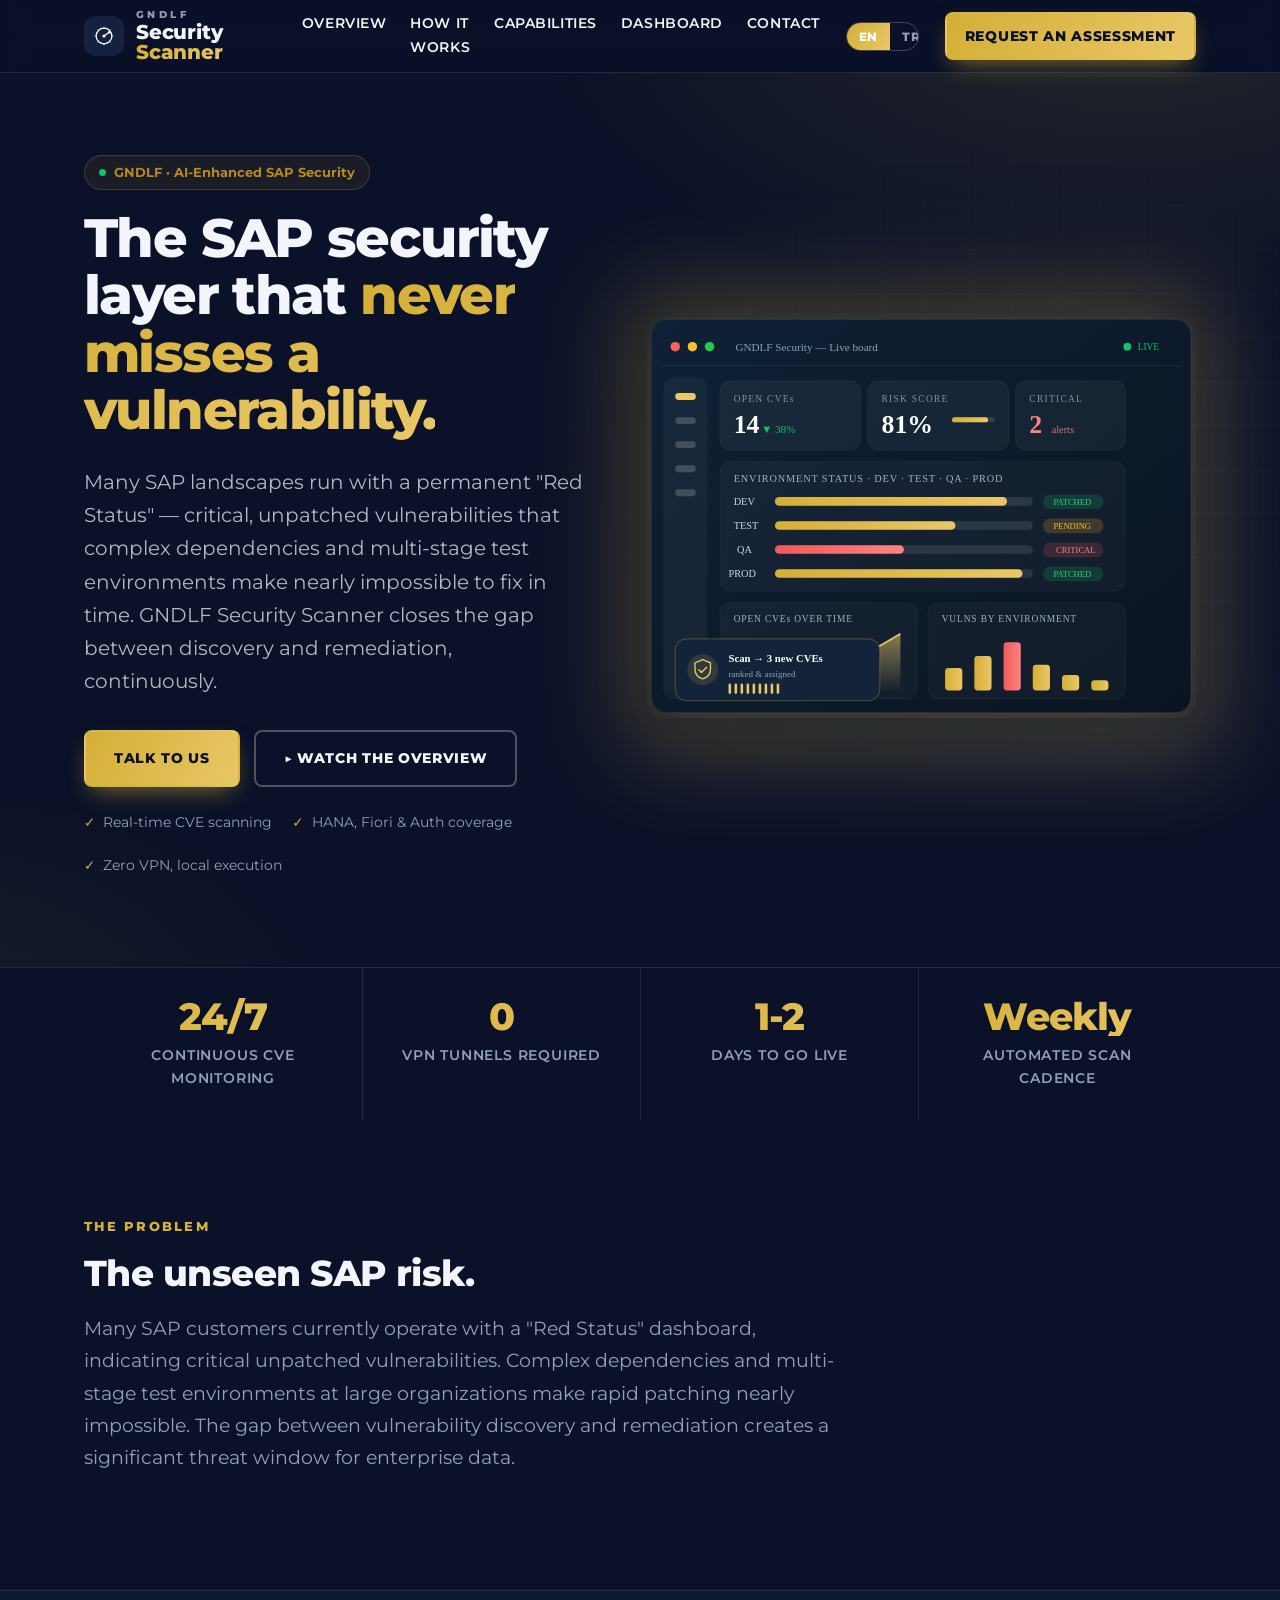
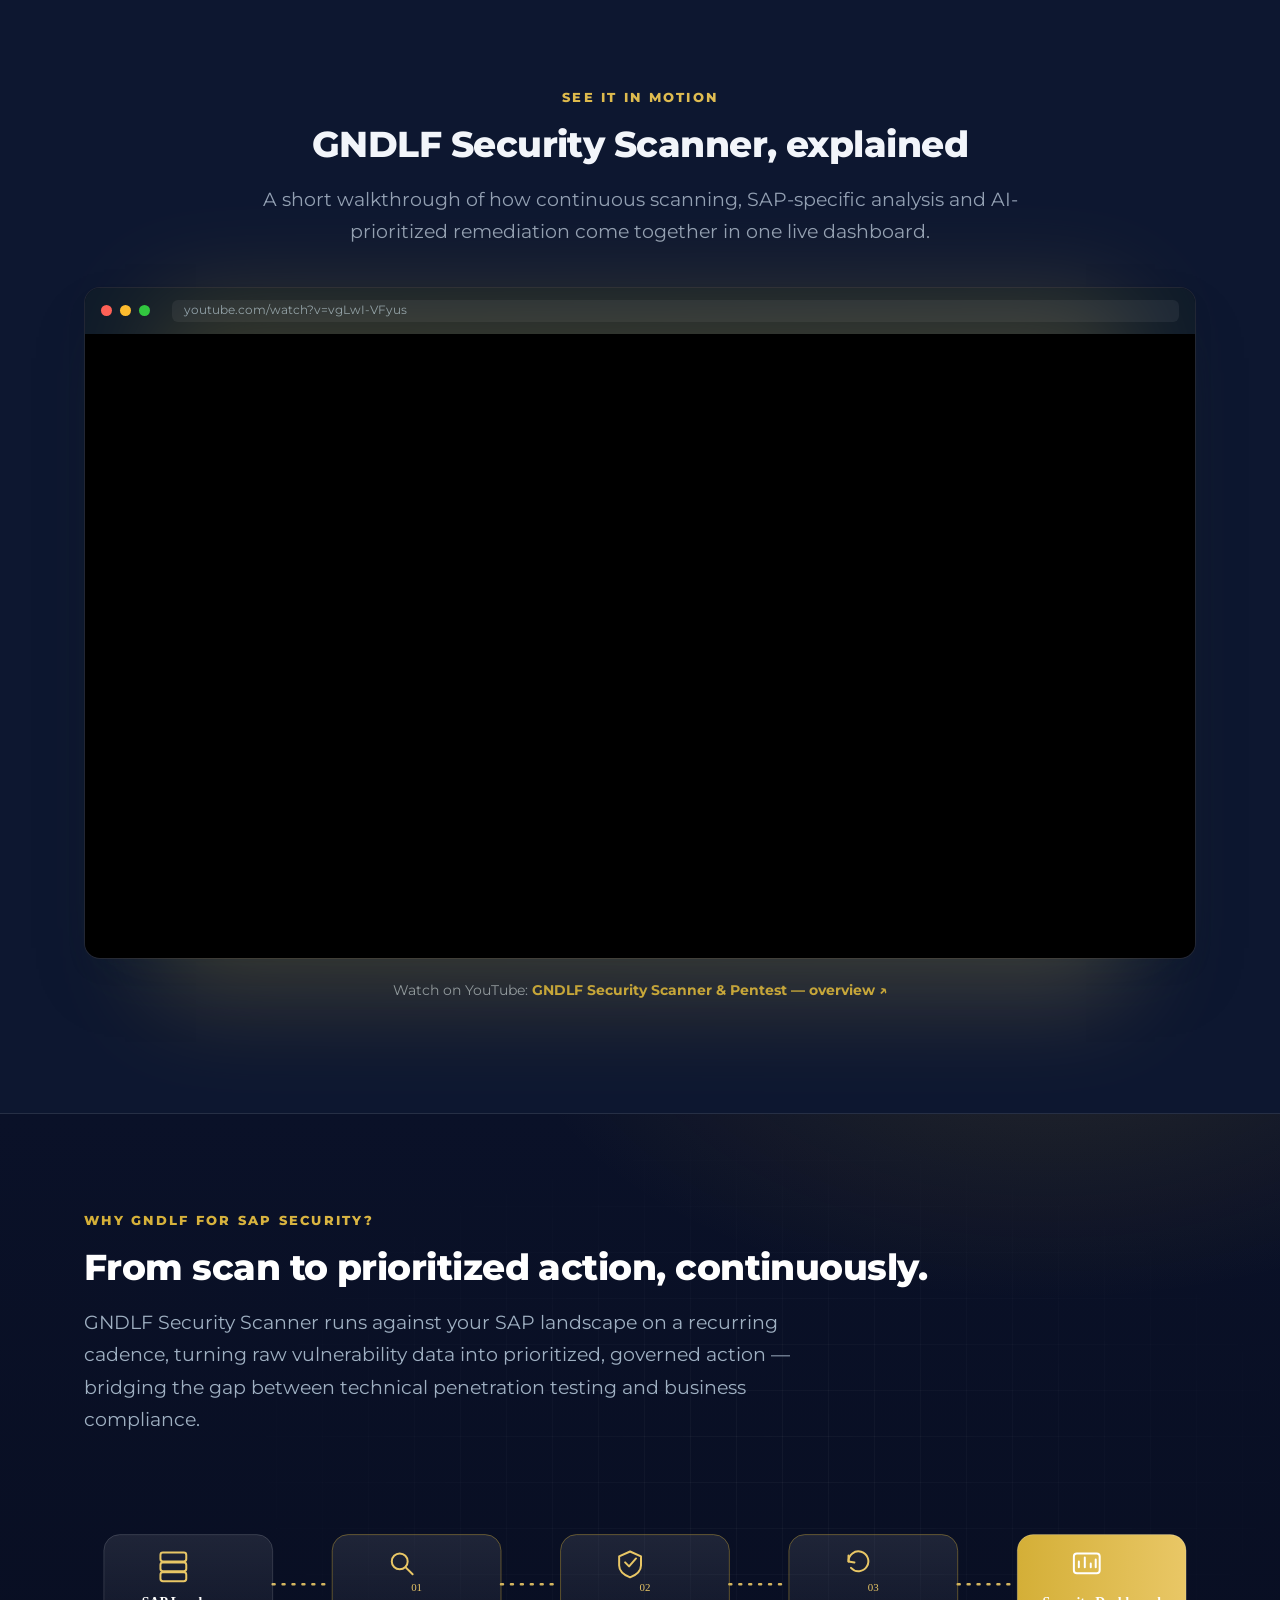
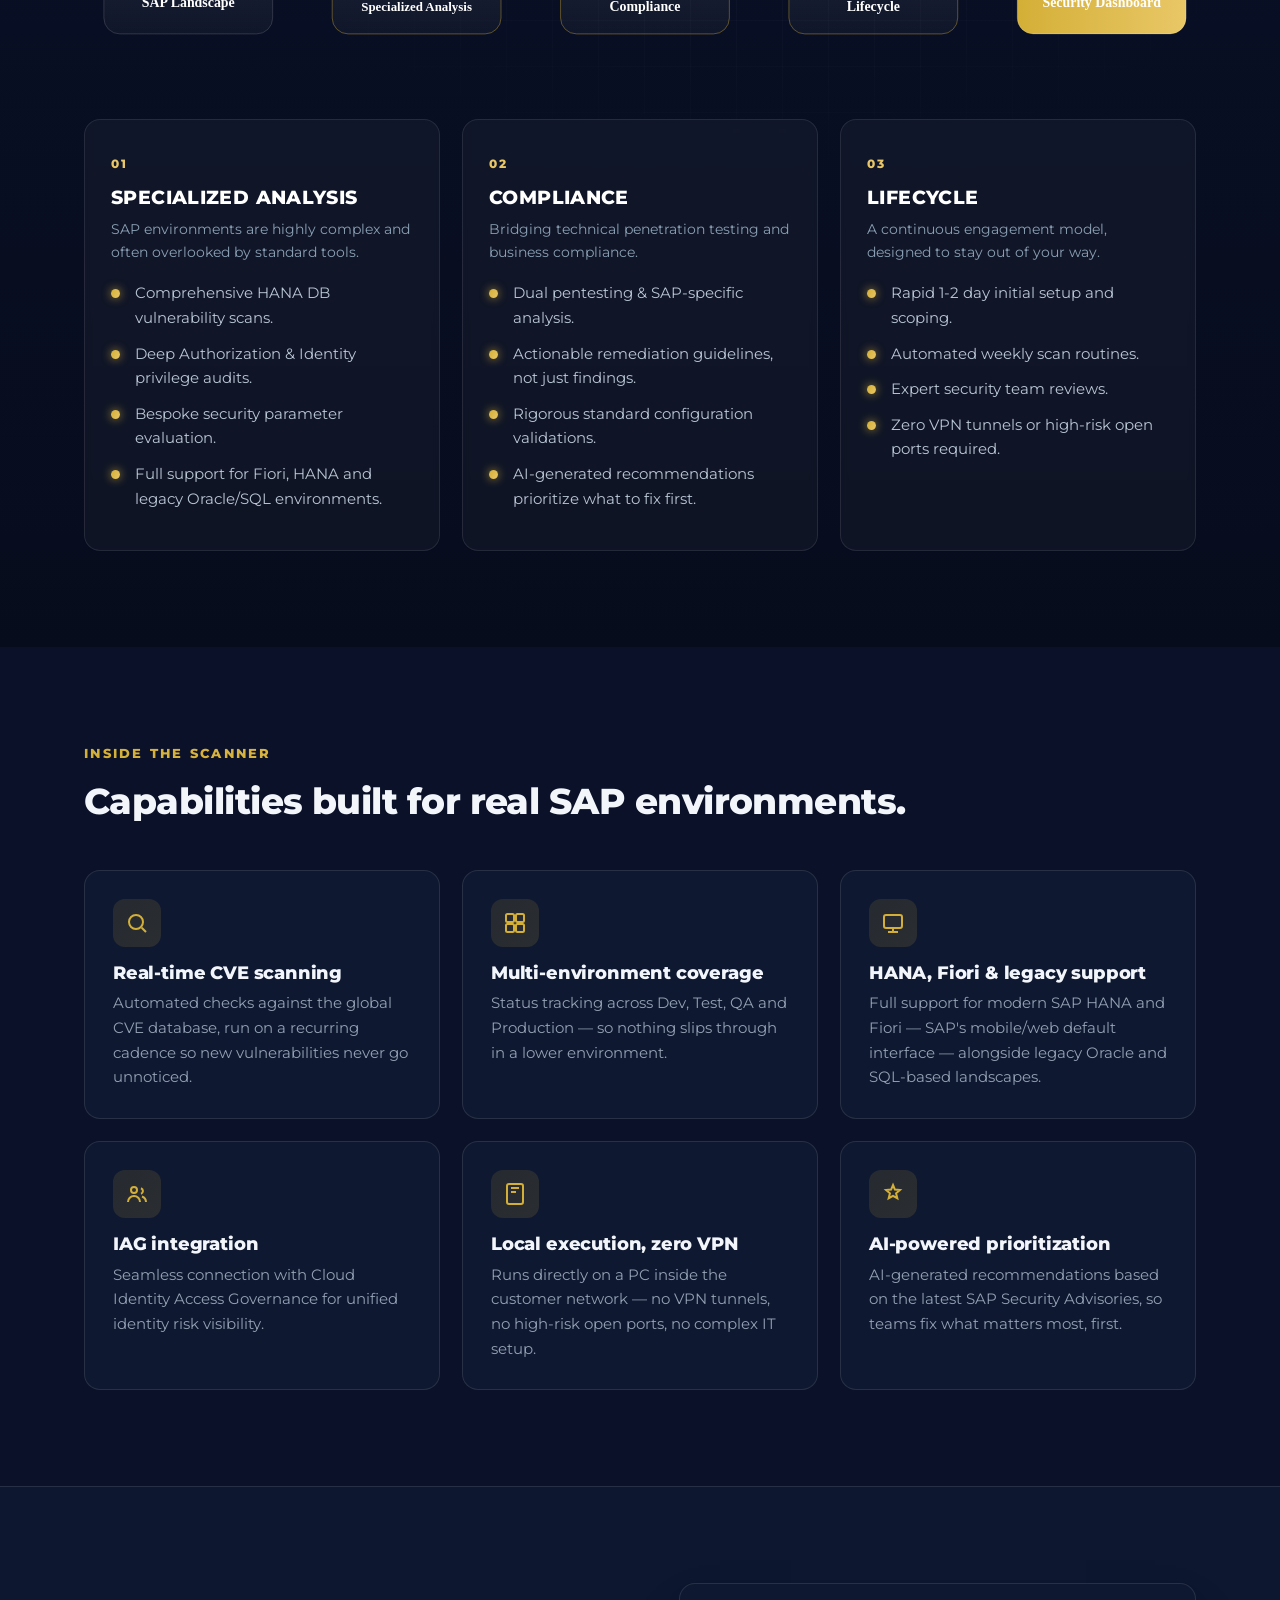
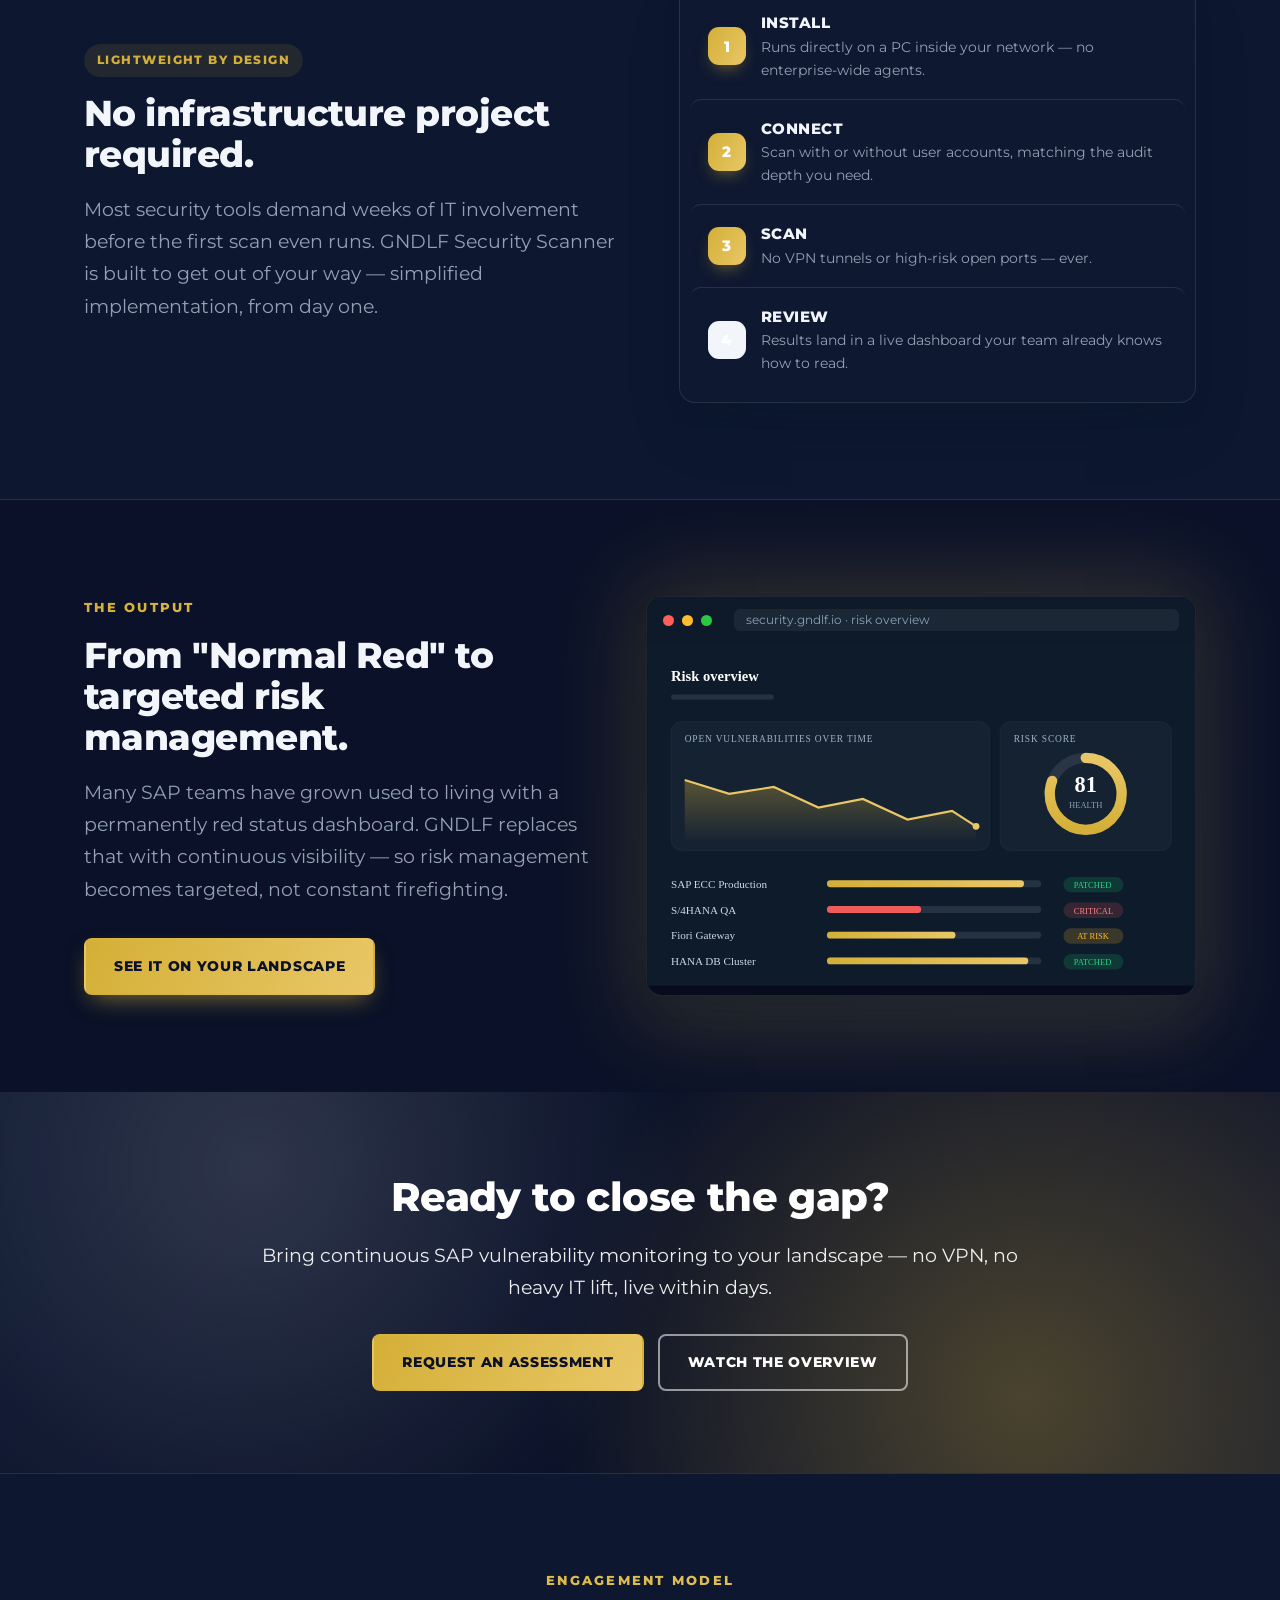
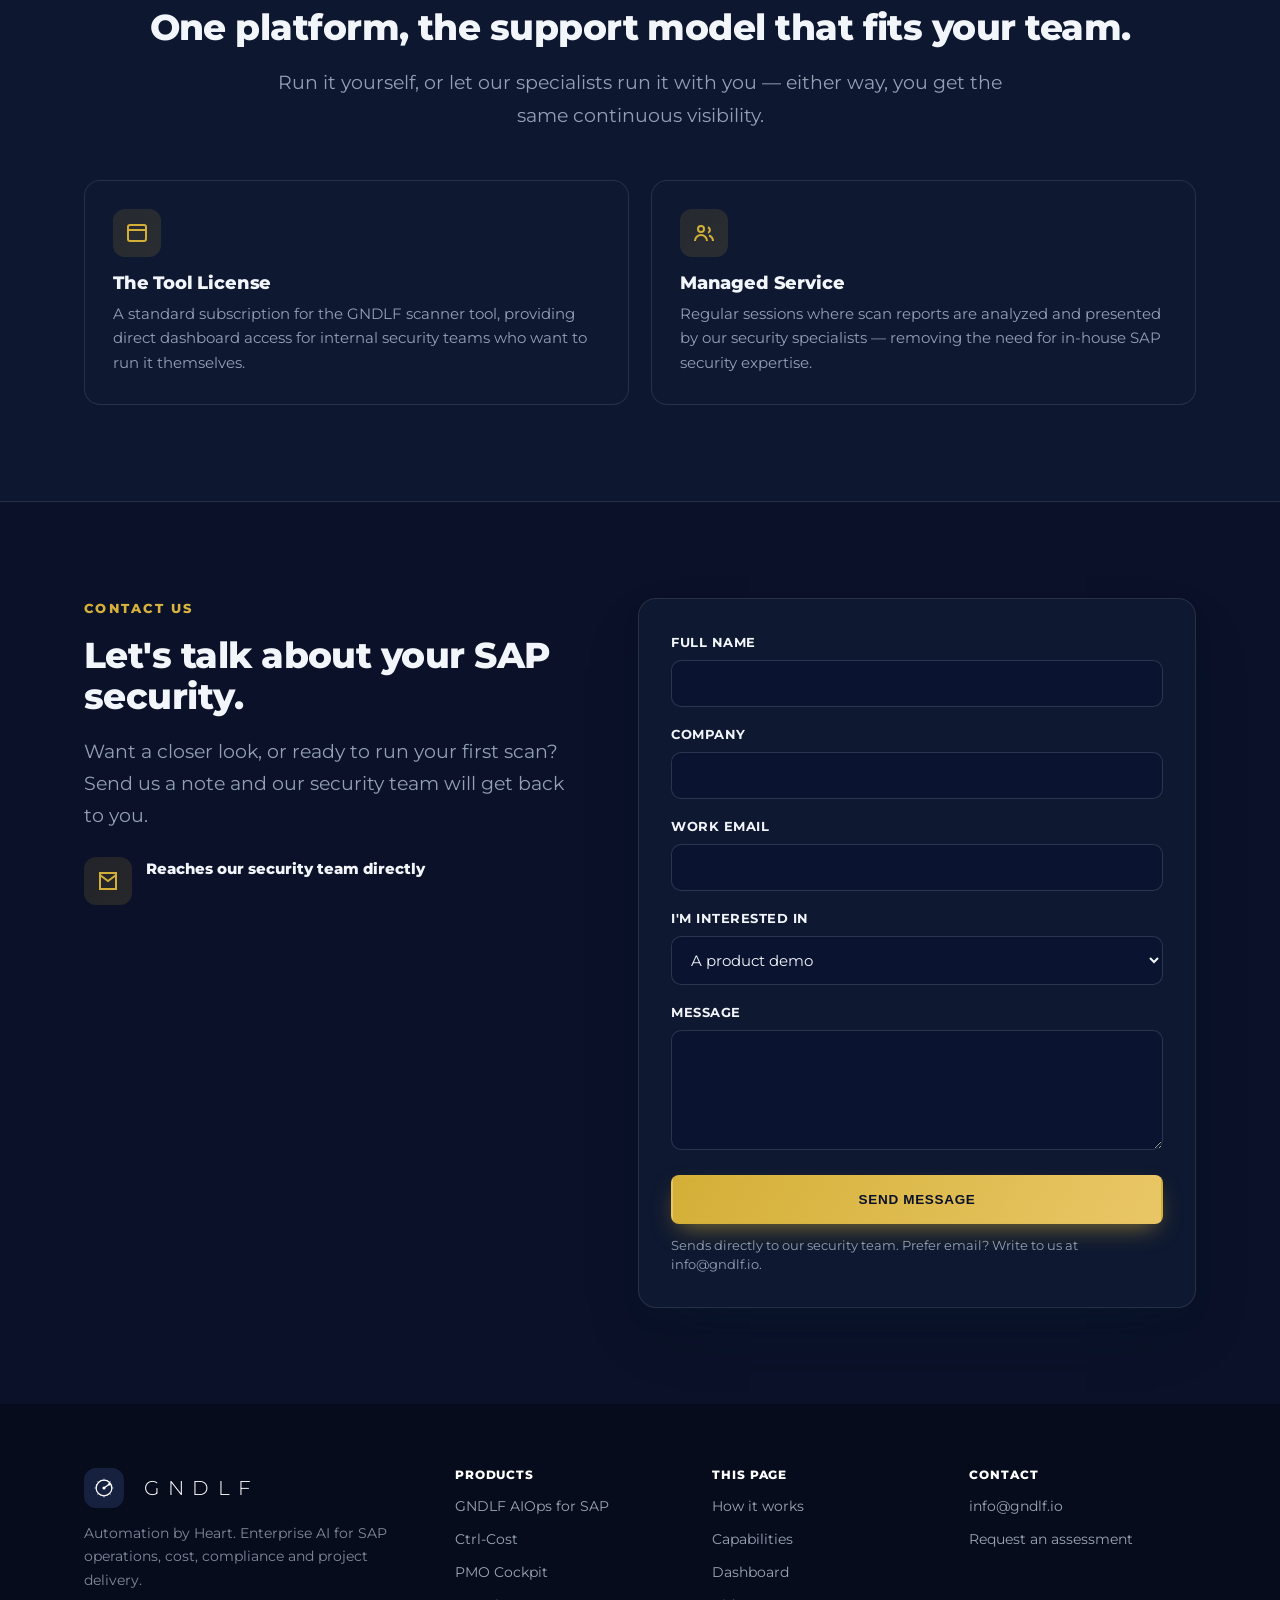
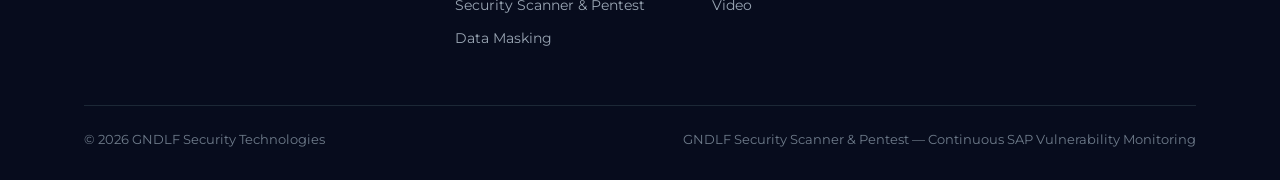
<file: security-scanner.html>
<!doctype html>
<html lang="en">
<head>
<meta charset="utf-8">
<meta name="viewport" content="width=device-width, initial-scale=1">
<title>GNDLF Security Scanner &amp; Pentest — Continuous SAP Vulnerability Monitoring</title>
<meta name="description" content="GNDLF Security Scanner &amp; Pentest — continuous CVE scanning, HANA/Fiori analysis and AI-prioritized remediation for modern SAP landscapes. No VPN, no heavy IT lift.">
<link rel="canonical" href="https://gndlf.technology/security-scanner.html">

<!-- Open Graph -->
<meta property="og:title" content="The SAP security layer that never misses a vulnerability. — GNDLF Security Scanner">
<meta property="og:site_name" content="GNDLF.Technology">
<meta property="og:url" content="https://gndlf.technology/security-scanner.html">
<meta property="og:description" content="GNDLF Security Scanner &amp; Pentest — continuous CVE scanning, HANA/Fiori analysis and AI-prioritized remediation for modern SAP landscapes.">
<meta property="og:type" content="website">
<meta property="og:image" content="https://gndlf.technology/img/security-scanner-preview.png">
<meta property="og:image:width" content="1200">
<meta property="og:image:height" content="630">
<meta property="og:image:alt" content="GNDLF Security Scanner — Live board. The SAP security layer that never misses a vulnerability.">

<!-- Twitter -->
<meta name="twitter:card" content="summary_large_image">
<meta name="twitter:title" content="The SAP security layer that never misses a vulnerability. — GNDLF Security Scanner">
<meta name="twitter:description" content="GNDLF Security Scanner &amp; Pentest — continuous CVE scanning, HANA/Fiori analysis and AI-prioritized remediation for modern SAP landscapes.">
<meta name="twitter:image" content="https://gndlf.technology/img/security-scanner-preview.png">
<link rel="preconnect" href="https://fonts.googleapis.com">
<link rel="preconnect" href="https://fonts.gstatic.com" crossorigin>
<link href="https://fonts.googleapis.com/css2?family=Montserrat:wght@300;400;600;700;800&display=swap" rel="stylesheet">
<link rel="icon" type="image/svg+xml" href="data:image/svg+xml,%3Csvg xmlns='http://www.w3.org/2000/svg' viewBox='0 0 120 120'%3E%3Ccircle cx='60' cy='60' r='60' fill='%230A1128'/%3E%3Cpath d='M80 80 A30 30 0 1 1 89 49' fill='none' stroke='%23D4AF37' stroke-width='12' stroke-linecap='round'/%3E%3Cpath d='M56 54 L85 57 L85 61 L56 64 Z' fill='%23D4AF37'/%3E%3Crect x='24' y='46' width='8' height='8' rx='1.5' fill='%23D4AF37'/%3E%3Crect x='15' y='56' width='6' height='6' rx='1' fill='%23D4AF37'/%3E%3C/svg%3E">
<style>
  :root{
    --ink:#f2f5fa;
    --body:#c3ccd8;
    --muted:#93a0b3;
    --blue:#D4AF37;
    --blue-2:#E9C766;
    --blue-dark:#B8891F;
    --navy:#0A1128;
    --navy-2:#0d1730;
    --line:rgba(255,255,255,.10);
    --bg:#0A1128;
    --bg-alt:#0d1730;
    --dark:#070c1d;
    --radius:8px;
    --wrap:1160px;
    --shadow-sm:0 1px 2px rgba(16,24,32,.05), 0 6px 20px rgba(16,24,32,.06);
    --shadow-lg:0 30px 60px -20px rgba(10,26,43,.35), 0 12px 26px -12px rgba(10,26,43,.25);
    --grad:linear-gradient(120deg,#D4AF37,#E9C766);
    --red:#ef5a5a;
    --red-2:#ff8282;
  }
  *{box-sizing:border-box}
  html{scroll-behavior:smooth}
  body{
    margin:0;font-family:'Montserrat',system-ui,-apple-system,Segoe UI,Roboto,Arial,sans-serif;color:var(--body);
    background:var(--bg);font-size:17px;line-height:1.7;-webkit-font-smoothing:antialiased;overflow-x:hidden
  }
  a{color:var(--blue);text-decoration:none}
  a:hover{color:var(--blue-dark)}
  img,svg{max-width:100%}
  .wrap{max-width:var(--wrap);margin:0 auto;padding:0 24px}
  h1,h2,h3,h4{color:var(--ink);font-weight:800;line-height:1.14;margin:0 0 .5em;letter-spacing:-.015em}
  h2{font-size:36px}
  h3{font-size:20px}
  .eyebrow{font-size:12.5px;font-weight:800;letter-spacing:.18em;text-transform:uppercase;
    background:var(--grad);-webkit-background-clip:text;background-clip:text;-webkit-text-fill-color:transparent;color:var(--blue);margin:0 0 16px}
  .section{padding:96px 0}
  .section--alt{background:var(--bg-alt);border-top:1px solid var(--line);border-bottom:1px solid var(--line)}
  .lead{font-size:19px;color:var(--muted);max-width:760px}
  .center{text-align:center}
  .center .lead{margin-left:auto;margin-right:auto}

  /* Buttons */
  .btn{display:inline-flex;align-items:center;gap:9px;font-weight:800;text-transform:uppercase;letter-spacing:.05em;
    font-size:13.5px;padding:15px 28px;border-radius:var(--radius);cursor:pointer;border:2px solid transparent;transition:.18s ease;white-space:nowrap}
  .btn--primary{background:var(--grad);color:#fff;box-shadow:0 10px 24px -8px rgba(212,175,55,.6)}
  .btn--primary:hover{color:#fff;transform:translateY(-2px);box-shadow:0 16px 30px -8px rgba(212,175,55,.7)}
  .btn--ghost{background:transparent;color:var(--ink);border-color:#d3d9e0}
  .btn--ghost:hover{border-color:var(--blue);color:var(--blue)}
  .btn--light{background:#fff;color:var(--ink)}
  .btn--light:hover{color:var(--blue)}
  .btn--onblue{background:#fff;color:var(--blue)}
  .btn--onblue:hover{transform:translateY(-2px)}
  .btn--outline-light{background:transparent;color:#fff;border-color:rgba(255,255,255,.55)}
  .btn--outline-light:hover{border-color:#fff;color:#fff}

  /* Header */
  header{position:sticky;top:0;z-index:60;background:rgba(255,255,255,.85);backdrop-filter:blur(12px);border-bottom:1px solid var(--line)}
  .nav{display:flex;align-items:center;gap:26px;height:72px;position:relative}
  .brand{display:flex;align-items:center;gap:12px;margin-right:auto;text-decoration:none}
  .brandmark{width:40px;height:40px;flex:0 0 40px;border-radius:12px;background:var(--grad);color:#fff;
    display:flex;align-items:center;justify-content:center;box-shadow:0 8px 18px -8px rgba(212,175,55,.7)}
  .brandmark svg{width:24px;height:24px;display:block}
  .wordmark{line-height:1}
  .kicker{display:block;font-size:9.5px;font-weight:800;letter-spacing:.36em;text-transform:uppercase;color:var(--muted);margin-bottom:3px}
  .wname{font-size:20px;font-weight:800;letter-spacing:-.01em;color:var(--ink)}
  .wname .c{background:var(--grad);-webkit-background-clip:text;background-clip:text;-webkit-text-fill-color:transparent}
  .logo{font-weight:300;font-size:26px;letter-spacing:.42em;color:var(--ink);text-transform:uppercase;padding-left:.42em}
  .foot-brand{display:flex;align-items:center;gap:12px}
  .foot-brand .brandmark{box-shadow:none}
  .nav-links{display:flex;gap:24px}
  .nav-links a{color:var(--ink);font-weight:600;font-size:14px;text-transform:uppercase;letter-spacing:.04em}
  .nav-links a:hover{color:var(--blue)}
  .lang{display:flex;border:1px solid #d3d9e0;border-radius:40px;overflow:hidden}
  .lang button{border:0;background:transparent;padding:6px 12px;font-family:inherit;font-weight:800;font-size:12px;letter-spacing:.05em;color:var(--muted);cursor:pointer}
  .lang button.active{background:var(--grad);color:#fff}
  .nav .btn{padding:11px 18px}
  .menu-toggle{display:none;border:0;background:transparent;cursor:pointer;font-size:24px;color:var(--ink);line-height:1}

  /* HERO */
  .hero{position:relative;overflow:hidden;padding:82px 0 90px;background:
    radial-gradient(1000px 520px at 88% -8%, rgba(212,175,55,.16), transparent 60%),
    radial-gradient(760px 480px at -6% 108%, rgba(212,175,55,.10), transparent 55%),#fff}
  .hero::before{content:"";position:absolute;inset:0;
    background-image:linear-gradient(rgba(10,26,43,.035) 1px,transparent 1px),linear-gradient(90deg,rgba(10,26,43,.035) 1px,transparent 1px);
    background-size:44px 44px;mask-image:radial-gradient(700px 500px at 78% 40%,#000,transparent 75%);pointer-events:none}
  .hero .wrap{position:relative;display:grid;grid-template-columns:1.03fr 1.12fr;gap:56px;align-items:center}
  .hero-badge{display:inline-flex;align-items:center;gap:8px;font-size:12.5px;font-weight:700;color:var(--blue-dark);
    background:rgba(212,175,55,.08);border:1px solid rgba(212,175,55,.22);padding:6px 14px;border-radius:40px;margin-bottom:20px}
  .hero-badge .d{width:7px;height:7px;border-radius:50%;background:#12c26a;box-shadow:0 0 0 0 rgba(18,194,106,.6);animation:pulse 2s infinite}
  @keyframes pulse{0%{box-shadow:0 0 0 0 rgba(18,194,106,.5)}70%{box-shadow:0 0 0 8px rgba(18,194,106,0)}100%{box-shadow:0 0 0 0 rgba(18,194,106,0)}}
  .hero h1{font-size:54px;line-height:1.06;letter-spacing:-.03em;color:var(--ink)}
  .hero h1 .grad{background:var(--grad);-webkit-background-clip:text;background-clip:text;-webkit-text-fill-color:transparent}
  .hero .lead{margin-top:20px;font-size:19.5px;color:#565d66}
  .hero-cta{display:flex;gap:14px;flex-wrap:wrap;margin-top:32px}
  .hero-note{margin-top:24px;font-size:13.5px;color:var(--muted);display:flex;gap:20px;flex-wrap:wrap}
  .hero-note span{display:inline-flex;align-items:center;gap:8px}
  .tick{color:var(--blue);font-weight:800}
  .hero-visual{position:relative}
  .hero-visual .glow{position:absolute;inset:-6% -4% -10% -4%;background:var(--grad);filter:blur(46px);opacity:.28;border-radius:30px;z-index:0}
  .hero-visual svg{position:relative;z-index:1;display:block;width:100%;height:auto;border-radius:16px;box-shadow:var(--shadow-lg)}

  /* STATS strip */
  .stats{border-top:1px solid var(--line);background:#fff}
  .stats .wrap{display:grid;grid-template-columns:repeat(4,1fr);gap:0}
  .stats .s{padding:30px 24px;text-align:center;border-left:1px solid var(--line)}
  .stats .s:first-child{border-left:0}
  .stats .n{font-size:38px;font-weight:800;letter-spacing:-.02em;background:var(--grad);-webkit-background-clip:text;background-clip:text;-webkit-text-fill-color:transparent;line-height:1}
  .stats .l{font-size:13.5px;color:var(--muted);margin-top:8px;text-transform:uppercase;letter-spacing:.06em;font-weight:600}

  /* VIDEO */
  .browser{border-radius:16px;overflow:hidden;box-shadow:var(--shadow-lg);border:1px solid var(--line);background:#070c1d}
  .browser .bar{display:flex;align-items:center;gap:8px;padding:12px 16px;background:#0e1a29}
  .browser .bar i{width:11px;height:11px;border-radius:50%;display:inline-block}
  .browser .bar .u{margin-left:14px;flex:1;height:22px;border-radius:6px;background:rgba(255,255,255,.06);display:flex;align-items:center;padding:0 12px;color:#8aa0b6;font-size:12px}
  .video-frame{position:relative;padding-top:56.25%;background:#000}
  .video-frame iframe{position:absolute;inset:0;width:100%;height:100%;border:0}
  .video-glow{position:relative}
  .video-glow::before{content:"";position:absolute;inset:2% 6% -6% 6%;background:var(--grad);filter:blur(50px);opacity:.22;border-radius:30px}
  .video-meta{margin-top:20px;font-size:14px;color:var(--muted)}
  .video-meta a{font-weight:700}

  /* DARK architecture band */
  .section--dark{position:relative;background:radial-gradient(900px 500px at 82% -10%,rgba(212,175,55,.14),transparent 60%),linear-gradient(180deg,#0A1128,#070c1d);color:#c4cfdb;overflow:hidden}
  .section--dark::before{content:"";position:absolute;inset:0;
    background-image:linear-gradient(rgba(255,255,255,.04) 1px,transparent 1px),linear-gradient(90deg,rgba(255,255,255,.04) 1px,transparent 1px);
    background-size:46px 46px;mask-image:radial-gradient(760px 460px at 60% 30%,#000,transparent 78%);pointer-events:none}
  .section--dark .wrap{position:relative}
  .section--dark h2{color:#fff}
  .section--dark .lead{color:#9fb0c2}
  .section--dark .eyebrow{color:#E9C766}
  .pipe-wrap{margin:44px 0 8px;overflow-x:auto}
  .pipe-wrap svg{min-width:860px;width:100%;height:auto;display:block}
  .layers{display:grid;grid-template-columns:repeat(3,1fr);gap:22px;margin-top:30px}
  .layer{background:rgba(255,255,255,.035);border:1px solid rgba(255,255,255,.09);border-radius:16px;padding:28px 26px;transition:.2s ease;backdrop-filter:blur(4px)}
  .layer:hover{border-color:rgba(212,175,55,.5);transform:translateY(-3px);box-shadow:0 24px 50px -24px rgba(0,0,0,.7)}
  .layer .num{font-size:12px;font-weight:800;color:#E9C766;letter-spacing:.14em}
  .layer h3{margin-top:10px;color:#fff;text-transform:uppercase;letter-spacing:.02em;font-size:19px}
  .layer .cap{margin:4px 0 0;color:#8ba0b4;font-size:14px}
  .layer ul{margin:16px 0 0;padding:0;list-style:none}
  .layer li{position:relative;padding-left:24px;margin-bottom:11px;font-size:14.5px;color:#b9c6d4}
  .layer li::before{content:"";position:absolute;left:0;top:8px;width:9px;height:9px;border-radius:50%;background:var(--grad);box-shadow:0 0 10px rgba(212,175,55,.8)}

  /* FEATURE grid */
  .grid{display:grid;grid-template-columns:repeat(3,1fr);gap:22px;margin-top:48px}
  .grid--2{grid-template-columns:repeat(2,1fr)}
  .card{position:relative;background:#fff;border:1px solid var(--line);border-radius:16px;padding:28px;transition:.2s ease;overflow:hidden}
  .card::after{content:"";position:absolute;left:0;top:0;height:3px;width:100%;background:var(--grad);transform:scaleX(0);transform-origin:left;transition:.25s}
  .card:hover{border-color:#c7e6f5;box-shadow:var(--shadow-lg);transform:translateY(-4px)}
  .card:hover::after{transform:scaleX(1)}
  .ic{width:48px;height:48px;border-radius:12px;background:linear-gradient(135deg,rgba(212,175,55,.12),rgba(212,175,55,.14));color:var(--blue);display:flex;align-items:center;justify-content:center;margin-bottom:16px}
  .ic svg{width:24px;height:24px}
  .card h3{font-size:17.5px;letter-spacing:-.01em}
  .card p{margin:6px 0 0;font-size:14.5px}

  /* SPLIT */
  .split{display:grid;grid-template-columns:1.05fr 1fr;gap:52px;align-items:center}
  .badge{display:inline-block;font-size:12px;font-weight:800;letter-spacing:.12em;text-transform:uppercase;color:var(--blue);background:rgba(212,175,55,.10);padding:6px 13px;border-radius:40px;margin-bottom:16px}
  .flow{background:#fff;border:1px solid var(--line);border-radius:16px;padding:10px;box-shadow:var(--shadow-lg)}
  .flow .step{display:flex;align-items:center;gap:15px;padding:17px 18px;border-radius:11px;transition:.2s}
  .flow .step:hover{background:var(--bg-alt)}
  .flow .step + .step{border-top:1px solid var(--line)}
  .flow .dot{width:38px;height:38px;border-radius:11px;flex:0 0 38px;background:var(--grad);color:#fff;display:flex;align-items:center;justify-content:center;font-weight:800;font-size:15px;box-shadow:0 8px 18px -8px rgba(212,175,55,.7)}
  .flow .step:last-child .dot{background:var(--ink);box-shadow:none}
  .flow .t{font-weight:800;color:var(--ink);font-size:14.5px;text-transform:uppercase;letter-spacing:.03em}
  .flow .d{font-size:13.5px;color:var(--muted)}

  /* DASHBOARD section */
  .dash-grid{display:grid;grid-template-columns:1fr 1.08fr;gap:52px;align-items:center}
  .dash-visual{position:relative}
  .dash-visual .glow{position:absolute;inset:-4% -2% -8% -2%;background:var(--grad);filter:blur(44px);opacity:.2;border-radius:24px}
  .dash-visual .browser{position:relative}

  /* CTA band */
  .band{position:relative;overflow:hidden;background:linear-gradient(120deg,#D4AF37 0%,#8a6a1a 55%,#0A1128 130%);color:#fff;text-align:center;padding:82px 0}
  .band::before{content:"";position:absolute;inset:0;background-image:radial-gradient(circle at 20% 20%,rgba(255,255,255,.14),transparent 40%),radial-gradient(circle at 80% 80%,rgba(212,175,55,.3),transparent 45%);pointer-events:none}
  .band .wrap{position:relative}
  .band h2{color:#fff;font-size:40px}
  .band .lead{color:rgba(255,255,255,.92);margin:0 auto}
  .band .hero-cta{justify-content:center;margin-top:30px}

  /* CONTACT */
  .contact-grid{display:grid;grid-template-columns:1fr 1.12fr;gap:56px;align-items:start}
  .form{background:#fff;border:1px solid var(--line);border-radius:18px;padding:32px;box-shadow:var(--shadow-lg)}
  .field{margin-bottom:16px}
  .field label{display:block;font-size:13px;font-weight:700;color:var(--ink);text-transform:uppercase;letter-spacing:.04em;margin-bottom:7px}
  .field input,.field select,.field textarea{width:100%;font-family:inherit;font-size:15px;color:var(--ink);padding:13px 15px;border:1px solid #d6dce2;border-radius:10px;background:#fff;transition:.15s}
  .field input:focus,.field select:focus,.field textarea:focus{outline:none;border-color:var(--blue);box-shadow:0 0 0 3px rgba(212,175,55,.16)}
  .field textarea{min-height:120px;resize:vertical}
  .form .btn{width:100%;justify-content:center}
  .form small{display:block;color:var(--muted);font-size:12.5px;margin-top:12px;line-height:1.55}
  .contact-info ul{padding:0;margin:24px 0 0;list-style:none}
  .contact-info li{margin:0 0 18px;display:flex;gap:14px;align-items:flex-start}
  .contact-info .ic{margin:0;flex:0 0 48px}
  .contact-info .k{font-weight:800;color:var(--ink);font-size:14.5px}
  .recips{margin-top:8px;font-size:13px;color:var(--muted);line-height:2}
  .recips code{background:var(--bg-alt);border:1px solid var(--line);border-radius:6px;padding:3px 8px;font-size:12.5px;color:var(--ink)}

  /* Footer */
  footer{background:var(--dark);color:#9aa6b4;padding:64px 0 30px;font-size:14px}
  footer .cols{display:grid;grid-template-columns:1.5fr 1fr 1fr 1fr;gap:30px}
  footer .logo{color:#fff;font-size:22px}
  footer .tag{color:#7f8b9a;margin-top:14px;max-width:34ch}
  footer h4{color:#fff;text-transform:uppercase;letter-spacing:.08em;font-size:12px;margin:0 0 14px}
  footer a{color:#9aa6b4;display:block;margin-bottom:9px}
  footer a:hover{color:#E9C766}
  .foot-bottom{border-top:1px solid #1c2836;margin-top:46px;padding-top:22px;display:flex;justify-content:space-between;gap:14px;flex-wrap:wrap;color:#6f7c8b;font-size:13px}

  /* Reveal on scroll (progressive) */
  .js .reveal{opacity:0;transform:translateY(22px);transition:opacity .7s ease,transform .7s ease}
  .js .reveal.in{opacity:1;transform:none}

  /* SVG animation helpers */
  .wv rect{transform-box:fill-box;transform-origin:bottom;animation:wv 1.1s ease-in-out infinite}
  @keyframes wv{0%,100%{transform:scaleY(.35)}50%{transform:scaleY(1)}}
  .blink{animation:blink 1.6s ease-in-out infinite}
  @keyframes blink{0%,100%{opacity:1}50%{opacity:.25}}
  .flowdot{animation:flowdash 2.2s linear infinite}
  @keyframes flowdash{to{stroke-dashoffset:-40}}
  @media (prefers-reduced-motion: reduce){*{animation:none!important;transition:none!important}.js .reveal{opacity:1;transform:none}}

  @media (max-width:980px){
    .hero .wrap{grid-template-columns:1fr;gap:40px}
    .hero-visual{order:-1}
    .split,.contact-grid,.dash-grid{grid-template-columns:1fr}
    .dash-visual{order:-1}
  }
  @media (max-width:900px){
    .menu-toggle{display:block;order:3}
    .lang{order:2}
    .nav-cta{display:none}
    .nav-links{position:absolute;top:72px;left:-24px;right:-24px;flex-direction:column;gap:0;background:#fff;border-bottom:1px solid var(--line);box-shadow:var(--shadow-lg);padding:8px 0;display:none}
    .nav-links.open{display:flex}
    .nav-links a{padding:14px 24px}
    .nav-links a + a{border-top:1px solid var(--line)}
    .hero h1{font-size:42px}
    h2{font-size:29px}
    .band h2{font-size:30px}
    .layers,.grid,.grid--2{grid-template-columns:1fr}
    .stats .wrap{grid-template-columns:repeat(2,1fr)}
    .stats .s:nth-child(-n+2){border-bottom:1px solid var(--line)}
    .stats .s:nth-child(odd){border-left:0}
    .section{padding:68px 0}
  }
  @media (max-width:560px){
    .hero h1{font-size:34px}
    body{font-size:16px}
    .brand .pill{display:none}
    .nav{gap:14px}
    .stats .n{font-size:30px}
  }

  /* ===== GNDLF lacivert+altın uyarlaması ===== */
  body{background:var(--bg);color:var(--body);}
  header{background:rgba(10,17,40,.82)!important;border-bottom-color:var(--line)!important;}
  .brandmark{background:#16213f!important;color:#fff!important;box-shadow:none!important;}
  .btn--primary{color:#0A1128!important;}
  .btn--light,.btn--onblue{background:linear-gradient(120deg,#D4AF37,#E9C766)!important;color:#0A1128!important;}
  .btn--ghost{color:var(--ink);border-color:rgba(255,255,255,.28);}
  .btn--ghost:hover{border-color:var(--blue);color:var(--blue);}
  .stats{background:var(--bg)!important;border-top-color:var(--line)!important;}
  .stats .s{border-left-color:var(--line)!important;}
  .card,.flow,.form{background:#0e1830!important;border-color:var(--line)!important;}
  .card:hover{border-color:rgba(212,175,55,.5)!important;}
  .card p,.flow .d,.video-meta,.form small,.recips{color:var(--muted)!important;}
  .field input,.field select,.field textarea{background:#0a1330!important;color:var(--ink)!important;border-color:rgba(255,255,255,.14)!important;}
  .field input:focus,.field select:focus,.field textarea:focus{border-color:var(--blue)!important;}
  .recips code{background:#0e1830!important;border-color:var(--line)!important;color:var(--ink)!important;}
  .lang{border-color:rgba(255,255,255,.22)!important;}
  .flow .step:hover{background:rgba(255,255,255,.04)!important;}
  .hero{background:radial-gradient(1000px 520px at 88% -8%,rgba(212,175,55,.14),transparent 60%),radial-gradient(760px 480px at -6% 108%,rgba(212,175,55,.08),transparent 55%),var(--bg)!important;}
  .hero::before{background-image:linear-gradient(rgba(255,255,255,.04) 1px,transparent 1px),linear-gradient(90deg,rgba(255,255,255,.04) 1px,transparent 1px)!important;}
  .hero .lead{color:#aeb8c6!important;}
  .band{background:linear-gradient(120deg,#0d1730 0%,#0A1128 55%,#161a2e 120%)!important;}
  footer a:hover{color:var(--blue)!important;}
</style>
</head>
<body class="no-js">

<svg width="0" height="0" style="position:absolute" aria-hidden="true"><defs>
  <symbol id="dial" viewBox="0 0 64 64">
    <g fill="none" stroke="currentColor" stroke-width="3.4" stroke-linecap="round" stroke-linejoin="round">
      <circle cx="32" cy="32" r="21"/>
      <g stroke-width="2.6" opacity=".55">
        <path d="M32 8 v4"/><path d="M56 32 h-4"/><path d="M32 56 v-4"/><path d="M12 32 h-4"/>
        <path d="M48.9 15.1 l-2.8 2.8"/><path d="M48.9 48.9 l-2.8 -2.8"/><path d="M15.1 48.9 l2.8 -2.8"/><path d="M15.1 15.1 l2.8 2.8"/>
      </g>
      <path d="M32 32 L46 22"/>
    </g>
    <circle cx="32" cy="32" r="4.2" fill="currentColor"/>
    <circle cx="46" cy="22" r="3.4" fill="currentColor"/>
  </symbol>
  <symbol id="shield" viewBox="0 0 24 24">
    <path fill="none" stroke="currentColor" stroke-width="1.7" stroke-linecap="round" stroke-linejoin="round" d="M12 3l7 3v5c0 4.5-3 7.6-7 9-4-1.4-7-4.5-7-9V6z"/>
    <path fill="none" stroke="currentColor" stroke-width="1.7" stroke-linecap="round" stroke-linejoin="round" d="M9.2 12l2 2 3.6-3.6"/>
  </symbol>
</defs></svg>

<header>
  <div class="wrap nav">
    <a class="brand" href="#overview" aria-label="GNDLF Security Scanner">
      <span class="brandmark"><svg viewBox="0 0 64 64"><use href="#dial"/></svg></span>
      <span class="wordmark">
        <span class="kicker">GNDLF</span>
        <span class="wname">Security <span class="c">Scanner</span></span>
      </span>
    </a>
    <nav class="nav-links">
      <a href="#overview" data-i18n="nav_overview">Overview</a>
      <a href="#how" data-i18n="nav_how">How it works</a>
      <a href="#architecture" data-i18n="nav_arch">Capabilities</a>
      <a href="#dashboard" data-i18n="nav_dash">Dashboard</a>
      <a href="#contact" data-i18n="nav_contact">Contact</a>
    </nav>
    <div class="lang" role="group" aria-label="Language">
      <button type="button" data-set-lang="en">EN</button>
      <button type="button" data-set-lang="tr">TR</button>
    </div>
    <a href="#contact" class="btn btn--primary nav-cta" data-i18n="nav_cta">Request an assessment</a>
    <button class="menu-toggle" id="menuToggle" aria-label="Menu" aria-expanded="false">☰</button>
  </div>
</header>

<!-- HERO -->
<section class="hero" id="overview">
  <div class="wrap">
    <div class="hero-copy">
      <span class="hero-badge"><span class="d"></span><span data-i18n="hero_badge">GNDLF · AI-Enhanced SAP Security</span></span>
      <h1><span data-i18n="hero_h1a">The SAP security layer that</span> <span class="grad" data-i18n="hero_h1b">never misses a vulnerability.</span></h1>
      <p class="lead" data-i18n="hero_lead">Many SAP landscapes run with a permanent "Red Status" — critical, unpatched vulnerabilities that complex dependencies and multi-stage test environments make nearly impossible to fix in time. GNDLF Security Scanner closes the gap between discovery and remediation, continuously.</p>
      <div class="hero-cta">
        <a href="#contact" class="btn btn--primary" data-i18n="hero_cta1">Talk to us</a>
        <a href="#video" class="btn btn--ghost" data-i18n="hero_cta2">▶ Watch the overview</a>
      </div>
      <div class="hero-note">
        <span><span class="tick">✓</span> <span data-i18n="hero_n1">Real-time CVE scanning</span></span>
        <span><span class="tick">✓</span> <span data-i18n="hero_n2">HANA, Fiori &amp; Auth coverage</span></span>
        <span><span class="tick">✓</span> <span data-i18n="hero_n3">Zero VPN, local execution</span></span>
      </div>
    </div>

    <!-- HERO PRODUCT MOCKUP (inline SVG) -->
    <div class="hero-visual reveal">
      <span class="glow"></span>
      <svg viewBox="0 0 640 470" role="img" aria-label="GNDLF Security Scanner dashboard preview">
        <defs>
          <linearGradient id="wnd" x1="0" y1="0" x2="1" y2="1">
            <stop offset="0" stop-color="#0e2136"/><stop offset="1" stop-color="#0a1420"/>
          </linearGradient>
          <linearGradient id="bar" x1="0" y1="0" x2="1" y2="0">
            <stop offset="0" stop-color="#D4AF37"/><stop offset="1" stop-color="#E9C766"/>
          </linearGradient>
          <linearGradient id="area" x1="0" y1="0" x2="0" y2="1">
            <stop offset="0" stop-color="#E9C766" stop-opacity=".55"/><stop offset="1" stop-color="#E9C766" stop-opacity="0"/>
          </linearGradient>
          <linearGradient id="redbar" x1="0" y1="0" x2="1" y2="0">
            <stop offset="0" stop-color="#ef5a5a"/><stop offset="1" stop-color="#ff8282"/>
          </linearGradient>
        </defs>
        <rect x="6" y="6" width="628" height="458" rx="18" fill="url(#wnd)" stroke="rgba(255,255,255,.09)"/>
        <!-- title bar -->
        <circle cx="34" cy="38" r="5.5" fill="#ff5f57"/><circle cx="54" cy="38" r="5.5" fill="#febc2e"/><circle cx="74" cy="38" r="5.5" fill="#28c840"/>
        <text x="104" y="43" fill="#8aa0b6" font-size="13" font-family="Open Sans">GNDLF Security — Live board</text>
        <circle class="blink" cx="560" cy="38" r="4.5" fill="#12c26a"/><text x="572" y="42" fill="#12c26a" font-size="11" font-family="Open Sans">LIVE</text>
        <line x1="18" y1="60" x2="622" y2="60" stroke="rgba(255,255,255,.07)"/>
        <!-- sidebar -->
        <rect x="20" y="74" width="52" height="374" rx="12" fill="rgba(255,255,255,.04)"/>
        <rect x="34" y="92" width="24" height="8" rx="4" fill="#E9C766"/>
        <rect x="34" y="120" width="24" height="8" rx="4" fill="rgba(255,255,255,.18)"/>
        <rect x="34" y="148" width="24" height="8" rx="4" fill="rgba(255,255,255,.18)"/>
        <rect x="34" y="176" width="24" height="8" rx="4" fill="rgba(255,255,255,.18)"/>
        <rect x="34" y="204" width="24" height="8" rx="4" fill="rgba(255,255,255,.18)"/>
        <!-- KPI tiles -->
        <g font-family="Open Sans">
          <rect x="86" y="78" width="164" height="80" rx="12" fill="rgba(255,255,255,.045)" stroke="rgba(255,255,255,.07)"/>
          <text x="102" y="102" fill="#7f93a8" font-size="11" letter-spacing="1.5">OPEN CVEs</text>
          <text x="102" y="138" fill="#fff" font-size="30" font-weight="800">14</text>
          <text x="134" y="138" fill="#12c26a" font-size="13">▼ 38%</text>

          <rect x="258" y="78" width="164" height="80" rx="12" fill="rgba(255,255,255,.045)" stroke="rgba(255,255,255,.07)"/>
          <text x="274" y="102" fill="#7f93a8" font-size="11" letter-spacing="1.5">RISK SCORE</text>
          <text x="274" y="138" fill="#fff" font-size="30" font-weight="800">81%</text>
          <rect x="356" y="120" width="50" height="6" rx="3" fill="rgba(255,255,255,.12)"/>
          <rect x="356" y="120" width="42" height="6" rx="3" fill="url(#bar)"/>

          <rect x="430" y="78" width="128" height="80" rx="12" fill="rgba(255,255,255,.045)" stroke="rgba(255,255,255,.07)"/>
          <text x="446" y="102" fill="#7f93a8" font-size="11" letter-spacing="1.5">CRITICAL</text>
          <text x="446" y="138" fill="#ff8282" font-size="30" font-weight="800">2</text>
          <text x="472" y="138" fill="#c97979" font-size="12">alerts</text>
        </g>
        <!-- Environment status rows -->
        <rect x="86" y="172" width="472" height="150" rx="12" fill="rgba(255,255,255,.03)" stroke="rgba(255,255,255,.06)"/>
        <text x="102" y="196" fill="#9fb2c6" font-size="12" font-family="Open Sans" letter-spacing="1">ENVIRONMENT STATUS · DEV · TEST · QA · PROD</text>
        <g font-family="Open Sans">
          <text x="102" y="222" fill="#cdd8e4" font-size="12">DEV</text>
          <rect x="150" y="213" width="300" height="10" rx="5" fill="rgba(255,255,255,.1)"/>
          <rect x="150" y="213" width="270" height="10" rx="5" fill="url(#bar)"/>
          <rect x="462" y="210" width="70" height="17" rx="8" fill="rgba(18,194,106,.18)"/><text x="474" y="222" fill="#31d17f" font-size="10">PATCHED</text>

          <text x="102" y="250" fill="#cdd8e4" font-size="12">TEST</text>
          <rect x="150" y="241" width="300" height="10" rx="5" fill="rgba(255,255,255,.1)"/>
          <rect x="150" y="241" width="210" height="10" rx="5" fill="url(#bar)"/>
          <rect x="462" y="238" width="70" height="17" rx="8" fill="rgba(254,188,46,.18)"/><text x="474" y="250" fill="#febc2e" font-size="10">PENDING</text>

          <text x="106" y="278" fill="#cdd8e4" font-size="12">QA</text>
          <rect x="150" y="269" width="300" height="10" rx="5" fill="rgba(255,255,255,.1)"/>
          <rect x="150" y="269" width="150" height="10" rx="5" fill="url(#redbar)"/>
          <rect x="462" y="266" width="70" height="17" rx="8" fill="rgba(239,90,90,.18)"/><text x="477" y="278" fill="#ff8282" font-size="10">CRITICAL</text>

          <text x="96" y="306" fill="#cdd8e4" font-size="12">PROD</text>
          <rect x="150" y="297" width="300" height="10" rx="5" fill="rgba(255,255,255,.1)"/>
          <rect x="150" y="297" width="288" height="10" rx="5" fill="url(#bar)"/>
          <rect x="462" y="294" width="70" height="17" rx="8" fill="rgba(18,194,106,.18)"/><text x="474" y="306" fill="#31d17f" font-size="10">PATCHED</text>
        </g>
        <!-- CVE trend area chart -->
        <rect x="86" y="336" width="230" height="112" rx="12" fill="rgba(255,255,255,.03)" stroke="rgba(255,255,255,.06)"/>
        <text x="102" y="358" fill="#9fb2c6" font-size="11" font-family="Open Sans" letter-spacing="1">OPEN CVEs OVER TIME</text>
        <path d="M102 404 L134 416 L166 398 L198 406 L230 384 L262 392 L296 372 L296 440 L102 440 Z" fill="url(#area)"/>
        <path d="M102 404 L134 416 L166 398 L198 406 L230 384 L262 392 L296 372" fill="none" stroke="#E9C766" stroke-width="2"/>
        <!-- vulnerabilities by environment bars -->
        <rect x="328" y="336" width="230" height="112" rx="12" fill="rgba(255,255,255,.03)" stroke="rgba(255,255,255,.06)"/>
        <text x="344" y="358" fill="#9fb2c6" font-size="11" font-family="Open Sans" letter-spacing="1">VULNS BY ENVIRONMENT</text>
        <g>
          <rect x="348" y="412" width="20" height="26" rx="4" fill="url(#bar)"/>
          <rect x="382" y="398" width="20" height="40" rx="4" fill="url(#bar)"/>
          <rect x="416" y="382" width="20" height="56" rx="4" fill="url(#redbar)"/>
          <rect x="450" y="408" width="20" height="30" rx="4" fill="url(#bar)"/>
          <rect x="484" y="420" width="20" height="18" rx="4" fill="url(#bar)"/>
          <rect x="518" y="426" width="20" height="12" rx="4" fill="url(#bar)"/>
        </g>
        <!-- floating "scan -> findings" card -->
        <g>
          <rect x="34" y="378" width="238" height="72" rx="13" fill="#12233a" stroke="rgba(212,175,55,.4)"/>
          <circle cx="66" cy="414" r="18" fill="rgba(212,175,55,.16)"/>
          <path d="M66 402 l9 4 v7 c0 6 -3.8 10 -9 11.5 -5.2 -1.5 -9 -5.5 -9 -11.5 v-7 z" fill="none" stroke="#E9C766" stroke-width="1.6" stroke-linecap="round" stroke-linejoin="round"/>
          <path d="M61.5 414 l3 3 6 -6" fill="none" stroke="#E9C766" stroke-width="1.6" stroke-linecap="round" stroke-linejoin="round"/>
          <text x="96" y="405" fill="#fff" font-size="12.5" font-family="Open Sans" font-weight="700">Scan → 3 new CVEs</text>
          <text x="96" y="422" fill="#8aa0b6" font-size="10.5" font-family="Open Sans">ranked &amp; assigned</text>
          <g class="wv" transform="translate(96,430)" fill="#E9C766">
            <rect x="0" y="0" width="3" height="12" rx="1.5" style="animation-delay:0s"/>
            <rect x="7" y="0" width="3" height="12" rx="1.5" style="animation-delay:.1s"/>
            <rect x="14" y="0" width="3" height="12" rx="1.5" style="animation-delay:.2s"/>
            <rect x="21" y="0" width="3" height="12" rx="1.5" style="animation-delay:.3s"/>
            <rect x="28" y="0" width="3" height="12" rx="1.5" style="animation-delay:.4s"/>
            <rect x="35" y="0" width="3" height="12" rx="1.5" style="animation-delay:.5s"/>
            <rect x="42" y="0" width="3" height="12" rx="1.5" style="animation-delay:.6s"/>
            <rect x="49" y="0" width="3" height="12" rx="1.5" style="animation-delay:.5s"/>
            <rect x="56" y="0" width="3" height="12" rx="1.5" style="animation-delay:.4s"/>
          </g>
        </g>
      </svg>
    </div>
  </div>
</section>

<!-- STATS -->
<section class="stats">
  <div class="wrap">
    <div class="s reveal"><div class="n" data-i18n="st1_n">24/7</div><div class="l" data-i18n="st1_l">Continuous CVE monitoring</div></div>
    <div class="s reveal"><div class="n" data-i18n="st2_n">0</div><div class="l" data-i18n="st2_l">VPN tunnels required</div></div>
    <div class="s reveal"><div class="n" data-i18n="st3_n">1-2</div><div class="l" data-i18n="st3_l">Days to go live</div></div>
    <div class="s reveal"><div class="n" data-i18n="st4_n">Weekly</div><div class="l" data-i18n="st4_l">Automated scan cadence</div></div>
  </div>
</section>

<!-- PROBLEM -->
<section class="section">
  <div class="wrap reveal">
    <p class="eyebrow" data-i18n="prob_eyebrow">The problem</p>
    <h2 data-i18n="prob_h2">The unseen SAP risk.</h2>
    <p class="lead" data-i18n="prob_lead">Many SAP customers currently operate with a "Red Status" dashboard, indicating critical unpatched vulnerabilities. Complex dependencies and multi-stage test environments at large organizations make rapid patching nearly impossible. The gap between vulnerability discovery and remediation creates a significant threat window for enterprise data.</p>
  </div>
</section>

<!-- VIDEO -->
<section class="section section--alt" id="video">
  <div class="wrap">
    <div class="center reveal" style="margin-bottom:38px">
      <p class="eyebrow" data-i18n="vid_eyebrow">See it in motion</p>
      <h2 data-i18n="vid_h2">GNDLF Security Scanner, explained</h2>
      <p class="lead" data-i18n="vid_lead">A short walkthrough of how continuous scanning, SAP-specific analysis and AI-prioritized remediation come together in one live dashboard.</p>
    </div>
    <div class="video-glow reveal">
      <div class="browser">
        <div class="bar">
          <i style="background:#ff5f57"></i><i style="background:#febc2e"></i><i style="background:#28c840"></i>
          <span class="u">youtube.com/watch?v=vgLwI-VFyus</span>
        </div>
        <div class="video-frame">
          <iframe src="https://www.youtube-nocookie.com/embed/vgLwI-VFyus" title="GNDLF Security Scanner & Pentest — overview" allow="accelerometer; autoplay; clipboard-write; encrypted-media; gyroscope; picture-in-picture; web-share" allowfullscreen loading="lazy"></iframe>
        </div>
      </div>
    </div>
    <p class="video-meta center">
      <span data-i18n="vid_link_label">Watch on YouTube:</span>
      <a href="https://www.youtube.com/watch?v=vgLwI-VFyus" target="_blank" rel="noopener">GNDLF Security Scanner &amp; Pentest — overview ↗</a>
    </p>
  </div>
</section>

<!-- WHY GNDLF / DARK ARCHITECTURE -->
<section class="section section--dark" id="how">
  <div class="wrap">
    <div class="reveal">
      <p class="eyebrow" data-i18n="how_eyebrow">Why GNDLF for SAP security?</p>
      <h2 data-i18n="how_h2">From scan to prioritized action, continuously.</h2>
      <p class="lead" data-i18n="how_lead">GNDLF Security Scanner runs against your SAP landscape on a recurring cadence, turning raw vulnerability data into prioritized, governed action — bridging the gap between technical penetration testing and business compliance.</p>
    </div>

    <!-- PIPELINE DIAGRAM -->
    <div class="pipe-wrap reveal">
      <svg viewBox="0 0 1120 210" role="img" aria-label="GNDLF Security Scanner processing pipeline">
        <defs>
          <linearGradient id="node" x1="0" y1="0" x2="0" y2="1">
            <stop offset="0" stop-color="rgba(255,255,255,.09)"/><stop offset="1" stop-color="rgba(255,255,255,.03)"/>
          </linearGradient>
          <linearGradient id="edge" x1="0" y1="0" x2="1" y2="0">
            <stop offset="0" stop-color="#D4AF37"/><stop offset="1" stop-color="#E9C766"/>
          </linearGradient>
        </defs>
        <!-- connectors -->
        <g stroke="url(#edge)" stroke-width="2" fill="none" opacity=".8">
          <line x1="190" y1="105" x2="250" y2="105"/>
          <line x1="420" y1="105" x2="480" y2="105"/>
          <line x1="650" y1="105" x2="710" y2="105"/>
          <line x1="880" y1="105" x2="940" y2="105"/>
        </g>
        <g stroke="#E9C766" stroke-width="2.5" stroke-dasharray="2 8" stroke-linecap="round" fill="none" class="flowdot" opacity=".9">
          <line x1="190" y1="105" x2="250" y2="105"/>
          <line x1="420" y1="105" x2="480" y2="105"/>
          <line x1="650" y1="105" x2="710" y2="105"/>
          <line x1="880" y1="105" x2="940" y2="105"/>
        </g>

        <!-- NODE 1: SAP Landscape -->
        <g>
          <rect x="20" y="55" width="170" height="100" rx="16" fill="url(#node)" stroke="rgba(255,255,255,.14)"/>
          <g transform="translate(90,84)" fill="none" stroke="#E9C766" stroke-width="2" stroke-linecap="round" stroke-linejoin="round">
            <rect x="-13" y="-11" width="26" height="9" rx="2.5"/><rect x="-13" y="-1" width="26" height="9" rx="2.5"/><rect x="-13" y="9" width="26" height="9" rx="2.5"/>
          </g>
          <text x="105" y="128" text-anchor="middle" fill="#fff" font-size="14" font-weight="800" font-family="Open Sans" data-i18n="pl_in_t">SAP Landscape</text>
        </g>
        <!-- NODE 2: Specialized Analysis -->
        <g>
          <rect x="250" y="55" width="170" height="100" rx="16" fill="url(#node)" stroke="rgba(212,175,55,.4)"/>
          <g transform="translate(320,84)" fill="none" stroke="#E9C766" stroke-width="2" stroke-linecap="round" stroke-linejoin="round"><circle cx="-2" cy="-2" r="8"/><path d="M4 4 L11 11"/></g>
          <text x="335" y="112" text-anchor="middle" fill="#E9C766" font-size="11" font-family="Open Sans">01</text>
          <text x="335" y="132" text-anchor="middle" fill="#fff" font-size="13" font-weight="800" font-family="Open Sans" data-i18n="l1_h">Specialized Analysis</text>
        </g>
        <!-- NODE 3: Compliance -->
        <g>
          <rect x="480" y="55" width="170" height="100" rx="16" fill="url(#node)" stroke="rgba(212,175,55,.4)"/>
          <g transform="translate(550,84)" fill="none" stroke="#E9C766" stroke-width="2" stroke-linecap="round" stroke-linejoin="round"><path d="M0 -12 L11 -7 V2 c0 7 -6 10 -11 12 c-5 -2 -11 -5 -11 -12 V-7 Z"/><path d="M-5 -1 L-1 3 L6 -5"/></g>
          <text x="565" y="112" text-anchor="middle" fill="#E9C766" font-size="11" font-family="Open Sans">02</text>
          <text x="565" y="132" text-anchor="middle" fill="#fff" font-size="14" font-weight="800" font-family="Open Sans" data-i18n="l2_h">Compliance</text>
        </g>
        <!-- NODE 4: Lifecycle -->
        <g>
          <rect x="710" y="55" width="170" height="100" rx="16" fill="url(#node)" stroke="rgba(212,175,55,.4)"/>
          <g transform="translate(780,84)" fill="none" stroke="#E9C766" stroke-width="2" stroke-linecap="round" stroke-linejoin="round"><path d="M-10 -2 a10 10 0 1 1 2.5 6.5"/><path d="M-10 -2 l0 -6 M-10 -2 l6 1"/></g>
          <text x="795" y="112" text-anchor="middle" fill="#E9C766" font-size="11" font-family="Open Sans">03</text>
          <text x="795" y="132" text-anchor="middle" fill="#fff" font-size="14" font-weight="800" font-family="Open Sans" data-i18n="l3_h">Lifecycle</text>
        </g>
        <!-- NODE 5: Dashboard -->
        <g>
          <rect x="940" y="55" width="170" height="100" rx="16" fill="url(#edge)" stroke="rgba(255,255,255,.2)"/>
          <g transform="translate(1010,84)" fill="none" stroke="#fff" stroke-width="2" stroke-linecap="round" stroke-linejoin="round"><rect x="-13" y="-10" width="26" height="20" rx="3"/><path d="M-8 4 V-2 M-2 4 V-6 M4 4 V0 M9 4 V-4"/></g>
          <text x="1025" y="128" text-anchor="middle" fill="#fff" font-size="14" font-weight="800" font-family="Open Sans" data-i18n="pl_out_t">Security Dashboard</text>
        </g>
      </svg>
    </div>

    <div class="layers">
      <div class="layer reveal">
        <span class="num">01</span>
        <h3 data-i18n="l1_h">Specialized Analysis</h3>
        <p class="cap" data-i18n="l1_cap">SAP environments are highly complex and often overlooked by standard tools.</p>
        <ul>
          <li data-i18n="l1_a">Comprehensive HANA DB vulnerability scans.</li>
          <li data-i18n="l1_b">Deep Authorization &amp; Identity privilege audits.</li>
          <li data-i18n="l1_c">Bespoke security parameter evaluation.</li>
          <li data-i18n="l1_d">Full support for Fiori, HANA and legacy Oracle/SQL environments.</li>
        </ul>
      </div>
      <div class="layer reveal">
        <span class="num">02</span>
        <h3 data-i18n="l2_h">Compliance</h3>
        <p class="cap" data-i18n="l2_cap">Bridging technical penetration testing and business compliance.</p>
        <ul>
          <li data-i18n="l2_a">Dual pentesting &amp; SAP-specific analysis.</li>
          <li data-i18n="l2_b">Actionable remediation guidelines, not just findings.</li>
          <li data-i18n="l2_c">Rigorous standard configuration validations.</li>
          <li data-i18n="l2_d">AI-generated recommendations prioritize what to fix first.</li>
        </ul>
      </div>
      <div class="layer reveal">
        <span class="num">03</span>
        <h3 data-i18n="l3_h">Lifecycle</h3>
        <p class="cap" data-i18n="l3_cap">A continuous engagement model, designed to stay out of your way.</p>
        <ul>
          <li data-i18n="l3_a">Rapid 1-2 day initial setup and scoping.</li>
          <li data-i18n="l3_b">Automated weekly scan routines.</li>
          <li data-i18n="l3_c">Expert security team reviews.</li>
          <li data-i18n="l3_d">Zero VPN tunnels or high-risk open ports required.</li>
        </ul>
      </div>
    </div>
  </div>
</section>

<!-- FEATURE GRID -->
<section class="section" id="architecture">
  <div class="wrap">
    <div class="reveal">
      <p class="eyebrow" data-i18n="feat_eyebrow">Inside the scanner</p>
      <h2 data-i18n="feat_h2">Capabilities built for real SAP environments.</h2>
    </div>
    <div class="grid">
      <div class="card reveal">
        <div class="ic"><svg viewBox="0 0 24 24" fill="none" stroke="currentColor" stroke-width="2"><circle cx="11" cy="11" r="7"/><path d="M21 21l-4.3-4.3"/></svg></div>
        <h3 data-i18n="f1_h">Real-time CVE scanning</h3>
        <p data-i18n="f1_p">Automated checks against the global CVE database, run on a recurring cadence so new vulnerabilities never go unnoticed.</p>
      </div>
      <div class="card reveal">
        <div class="ic"><svg viewBox="0 0 24 24" fill="none" stroke="currentColor" stroke-width="2"><rect x="3" y="3" width="8" height="8" rx="1.5"/><rect x="13" y="3" width="8" height="8" rx="1.5"/><rect x="3" y="13" width="8" height="8" rx="1.5"/><rect x="13" y="13" width="8" height="8" rx="1.5"/></svg></div>
        <h3 data-i18n="f2_h">Multi-environment coverage</h3>
        <p data-i18n="f2_p">Status tracking across Dev, Test, QA and Production — so nothing slips through in a lower environment.</p>
      </div>
      <div class="card reveal">
        <div class="ic"><svg viewBox="0 0 24 24" fill="none" stroke="currentColor" stroke-width="2"><rect x="3" y="4" width="18" height="13" rx="2"/><path d="M7 21h10"/><path d="M12 17v4"/></svg></div>
        <h3 data-i18n="f3_h">HANA, Fiori &amp; legacy support</h3>
        <p data-i18n="f3_p">Full support for modern SAP HANA and Fiori — SAP's mobile/web default interface — alongside legacy Oracle and SQL-based landscapes.</p>
      </div>
      <div class="card reveal">
        <div class="ic"><svg viewBox="0 0 24 24" fill="none" stroke="currentColor" stroke-width="2"><circle cx="9" cy="8" r="3"/><path d="M3 20a6 6 0 0 1 12 0"/><path d="M16 6.2a3 3 0 0 1 0 5.6"/><path d="M17 14.5a6 6 0 0 1 4 5.5"/></svg></div>
        <h3 data-i18n="f4_h">IAG integration</h3>
        <p data-i18n="f4_p">Seamless connection with Cloud Identity Access Governance for unified identity risk visibility.</p>
      </div>
      <div class="card reveal">
        <div class="ic"><svg viewBox="0 0 24 24" fill="none" stroke="currentColor" stroke-width="2"><rect x="4" y="2" width="16" height="20" rx="2"/><path d="M8 6h8M8 10h5"/></svg></div>
        <h3 data-i18n="f5_h">Local execution, zero VPN</h3>
        <p data-i18n="f5_p">Runs directly on a PC inside the customer network — no VPN tunnels, no high-risk open ports, no complex IT setup.</p>
      </div>
      <div class="card reveal">
        <div class="ic"><svg viewBox="0 0 24 24" fill="none" stroke="currentColor" stroke-width="2"><path d="M12 3l1.9 4.6 5 .4-3.8 3.3 1.2 4.9L12 13.8l-4.3 2.4 1.2-4.9-3.8-3.3 5-.4z"/></svg></div>
        <h3 data-i18n="f6_h">AI-powered prioritization</h3>
        <p data-i18n="f6_p">AI-generated recommendations based on the latest SAP Security Advisories, so teams fix what matters most, first.</p>
      </div>
    </div>
  </div>
</section>

<!-- SIMPLIFIED IMPLEMENTATION SPLIT -->
<section class="section section--alt">
  <div class="wrap split">
    <div class="reveal">
      <span class="badge" data-i18n="impl_badge">Lightweight by design</span>
      <h2 data-i18n="impl_h2">No infrastructure project required.</h2>
      <p class="lead" data-i18n="impl_lead">Most security tools demand weeks of IT involvement before the first scan even runs. GNDLF Security Scanner is built to get out of your way — simplified implementation, from day one.</p>
    </div>
    <div class="flow reveal" aria-hidden="true">
      <div class="step"><span class="dot">1</span><div><div class="t" data-i18n="impl_s1t">Install</div><div class="d" data-i18n="impl_s1d">Runs directly on a PC inside your network — no enterprise-wide agents.</div></div></div>
      <div class="step"><span class="dot">2</span><div><div class="t" data-i18n="impl_s2t">Connect</div><div class="d" data-i18n="impl_s2d">Scan with or without user accounts, matching the audit depth you need.</div></div></div>
      <div class="step"><span class="dot">3</span><div><div class="t" data-i18n="impl_s3t">Scan</div><div class="d" data-i18n="impl_s3d">No VPN tunnels or high-risk open ports — ever.</div></div></div>
      <div class="step"><span class="dot">4</span><div><div class="t" data-i18n="impl_s4t">Review</div><div class="d" data-i18n="impl_s4d">Results land in a live dashboard your team already knows how to read.</div></div></div>
    </div>
  </div>
</section>

<!-- DASHBOARD -->
<section class="section" id="dashboard">
  <div class="wrap dash-grid">
    <div class="reveal">
      <p class="eyebrow" data-i18n="dash_eyebrow">The output</p>
      <h2 data-i18n="dash_h2">From "Normal Red" to targeted risk management.</h2>
      <p class="lead" data-i18n="dash_lead">Many SAP teams have grown used to living with a permanently red status dashboard. GNDLF replaces that with continuous visibility — so risk management becomes targeted, not constant firefighting.</p>
      <div class="hero-cta">
        <a href="#contact" class="btn btn--primary" data-i18n="dash_cta">See it on your landscape</a>
      </div>
    </div>
    <!-- DASHBOARD MOCKUP -->
    <div class="dash-visual reveal">
      <span class="glow"></span>
      <div class="browser">
        <div class="bar">
          <i style="background:#ff5f57"></i><i style="background:#febc2e"></i><i style="background:#28c840"></i>
          <span class="u">security.gndlf.io · risk overview</span>
        </div>
        <svg viewBox="0 0 640 400" role="img" aria-label="SAP landscape risk overview">
          <defs>
            <linearGradient id="barb" x1="0" y1="0" x2="1" y2="0"><stop offset="0" stop-color="#D4AF37"/><stop offset="1" stop-color="#E9C766"/></linearGradient>
            <linearGradient id="areab" x1="0" y1="0" x2="0" y2="1"><stop offset="0" stop-color="#D4AF37" stop-opacity=".35"/><stop offset="1" stop-color="#D4AF37" stop-opacity="0"/></linearGradient>
          </defs>
          <rect x="0" y="0" width="640" height="400" fill="#0d1b2b"/>
          <!-- header row -->
          <text x="28" y="44" fill="#fff" font-size="17" font-weight="800" font-family="Open Sans">Risk overview</text>
          <rect x="28" y="60" width="120" height="6" rx="3" fill="rgba(255,255,255,.1)"/>
          <!-- big area chart -->
          <rect x="28" y="92" width="372" height="150" rx="12" fill="rgba(255,255,255,.03)" stroke="rgba(255,255,255,.06)"/>
          <text x="44" y="116" fill="#9fb2c6" font-size="11" font-family="Open Sans" letter-spacing="1">OPEN VULNERABILITIES OVER TIME</text>
          <path d="M44 160 L96 176 L148 168 L200 192 L252 182 L304 206 L356 196 L384 214 L384 232 L44 232 Z" fill="url(#areab)"/>
          <path d="M44 160 L96 176 L148 168 L200 192 L252 182 L304 206 L356 196 L384 214" fill="none" stroke="#E9C766" stroke-width="2.5"/>
          <circle cx="384" cy="214" r="4" fill="#E9C766"/>
          <!-- risk donut -->
          <rect x="412" y="92" width="200" height="150" rx="12" fill="rgba(255,255,255,.03)" stroke="rgba(255,255,255,.06)"/>
          <text x="428" y="116" fill="#9fb2c6" font-size="11" font-family="Open Sans" letter-spacing="1">RISK SCORE</text>
          <g transform="translate(512,176)">
            <circle r="42" fill="none" stroke="rgba(255,255,255,.09)" stroke-width="12"/>
            <circle r="42" fill="none" stroke="url(#barb)" stroke-width="12" stroke-linecap="round" stroke-dasharray="213 264" transform="rotate(-90)"/>
            <text x="0" y="-2" text-anchor="middle" fill="#fff" font-size="26" font-weight="800" font-family="Open Sans">81</text>
            <text x="0" y="16" text-anchor="middle" fill="#8aa0b6" font-size="10" font-family="Open Sans">HEALTH</text>
          </g>
          <!-- system rows -->
          <g font-family="Open Sans">
            <!-- row1 -->
            <text x="28" y="286" fill="#cdd8e4" font-size="13">SAP ECC Production</text>
            <rect x="210" y="277" width="250" height="8" rx="4" fill="rgba(255,255,255,.1)"/>
            <rect x="210" y="277" width="230" height="8" rx="4" fill="url(#barb)"/>
            <rect x="486" y="273" width="70" height="18" rx="9" fill="rgba(18,194,106,.18)"/><text x="498" y="286" fill="#31d17f" font-size="10">PATCHED</text>
            <!-- row2 -->
            <text x="28" y="316" fill="#cdd8e4" font-size="13">S/4HANA QA</text>
            <rect x="210" y="307" width="250" height="8" rx="4" fill="rgba(255,255,255,.1)"/>
            <rect x="210" y="307" width="110" height="8" rx="4" fill="#ef5a5a"/>
            <rect x="486" y="303" width="70" height="18" rx="9" fill="rgba(239,90,90,.18)"/><text x="498" y="316" fill="#ff8282" font-size="10">CRITICAL</text>
            <!-- row3 -->
            <text x="28" y="346" fill="#cdd8e4" font-size="13">Fiori Gateway</text>
            <rect x="210" y="337" width="250" height="8" rx="4" fill="rgba(255,255,255,.1)"/>
            <rect x="210" y="337" width="150" height="8" rx="4" fill="url(#barb)"/>
            <rect x="486" y="333" width="70" height="18" rx="9" fill="rgba(254,188,46,.18)"/><text x="502" y="346" fill="#febc2e" font-size="10">AT RISK</text>
            <!-- row4 -->
            <text x="28" y="376" fill="#cdd8e4" font-size="13">HANA DB Cluster</text>
            <rect x="210" y="367" width="250" height="8" rx="4" fill="rgba(255,255,255,.1)"/>
            <rect x="210" y="367" width="235" height="8" rx="4" fill="url(#barb)"/>
            <rect x="486" y="363" width="70" height="18" rx="9" fill="rgba(18,194,106,.18)"/><text x="498" y="376" fill="#31d17f" font-size="10">PATCHED</text>
          </g>
        </svg>
      </div>
    </div>
  </div>
</section>

<!-- CTA BAND -->
<section class="band">
  <div class="wrap reveal">
    <h2 data-i18n="band_h2">Ready to close the gap?</h2>
    <p class="lead" data-i18n="band_lead">Bring continuous SAP vulnerability monitoring to your landscape — no VPN, no heavy IT lift, live within days.</p>
    <div class="hero-cta">
      <a href="#contact" class="btn btn--onblue" data-i18n="band_cta1">Request an assessment</a>
      <a href="https://www.youtube.com/watch?v=vgLwI-VFyus" target="_blank" rel="noopener" class="btn btn--outline-light" data-i18n="band_cta2">Watch the overview</a>
    </div>
  </div>
</section>

<!-- BUSINESS MODEL -->
<section class="section section--alt">
  <div class="wrap">
    <div class="center reveal" style="margin-bottom:12px">
      <p class="eyebrow" data-i18n="bm_eyebrow">Engagement model</p>
      <h2 data-i18n="bm_h2">One platform, the support model that fits your team.</h2>
      <p class="lead" data-i18n="bm_lead">Run it yourself, or let our specialists run it with you — either way, you get the same continuous visibility.</p>
    </div>
    <div class="grid grid--2">
      <div class="card reveal">
        <div class="ic"><svg viewBox="0 0 24 24" fill="none" stroke="currentColor" stroke-width="2"><rect x="3" y="4" width="18" height="16" rx="2"/><path d="M3 9h18"/></svg></div>
        <h3 data-i18n="bm_t1_h">The Tool License</h3>
        <p data-i18n="bm_t1_p">A standard subscription for the GNDLF scanner tool, providing direct dashboard access for internal security teams who want to run it themselves.</p>
      </div>
      <div class="card reveal">
        <div class="ic"><svg viewBox="0 0 24 24" fill="none" stroke="currentColor" stroke-width="2"><circle cx="9" cy="8" r="3"/><path d="M3 20a6 6 0 0 1 12 0"/><path d="M16 6.2a3 3 0 0 1 0 5.6"/><path d="M17 14.5a6 6 0 0 1 4 5.5"/></svg></div>
        <h3 data-i18n="bm_t2_h">Managed Service</h3>
        <p data-i18n="bm_t2_p">Regular sessions where scan reports are analyzed and presented by our security specialists — removing the need for in-house SAP security expertise.</p>
      </div>
    </div>
  </div>
</section>

<!-- CONTACT -->
<section class="section" id="contact">
  <div class="wrap">
    <div class="contact-grid">
      <div class="contact-info reveal">
        <p class="eyebrow" data-i18n="con_eyebrow">Contact us</p>
        <h2 data-i18n="con_h2">Let's talk about your SAP security.</h2>
        <p class="lead" data-i18n="con_lead">Want a closer look, or ready to run your first scan? Send us a note and our security team will get back to you.</p>
        <ul>
          <li>
            <div class="ic"><svg viewBox="0 0 24 24" fill="none" stroke="currentColor" stroke-width="2"><path d="M4 4h16v16H4z"/><path d="m4 6 8 6 8-6"/></svg></div>
            <div>
              <div class="k" data-i18n="con_reach">Reaches our security team directly</div>
            </div>
          </li>
        </ul>
      </div>

      <form class="form reveal" id="contactForm" novalidate>
        <div class="field">
          <label for="cf-name" data-i18n="cf_name">Full name</label>
          <input id="cf-name" name="name" type="text" required>
        </div>
        <div class="field">
          <label for="cf-company" data-i18n="cf_company">Company</label>
          <input id="cf-company" name="company" type="text">
        </div>
        <div class="field">
          <label for="cf-email" data-i18n="cf_email">Work email</label>
          <input id="cf-email" name="email" type="email" required>
        </div>
        <div class="field">
          <label for="cf-interest" data-i18n="cf_interest">I'm interested in</label>
          <select id="cf-interest" name="interest">
            <option data-i18n="cf_opt1">A product demo</option>
            <option data-i18n="cf_opt2">A security assessment / pentest</option>
            <option data-i18n="cf_opt3">Pricing &amp; deployment options</option>
            <option data-i18n="cf_opt4">Partnership</option>
          </select>
        </div>
        <div class="field">
          <label for="cf-msg" data-i18n="cf_msg">Message</label>
          <textarea id="cf-msg" name="message" required></textarea>
        </div>
        <button type="submit" class="btn btn--primary" data-i18n="cf_submit">Send message</button>
        <p id="secNote" hidden style="margin:14px 0 0;font-weight:700;font-size:13.5px"></p>
        <small data-i18n="cf_note">Sends directly to our security team. Prefer email? Write to us at info@gndlf.io.</small>
      </form>
    </div>
  </div>
</section>

<footer>
  <div class="wrap">
    <div class="cols">
      <div>
        <div class="foot-brand">
          <span class="brandmark"><svg viewBox="0 0 64 64"><use href="#dial"/></svg></span>
          <span class="logo" style="font-size:20px">GNDLF</span>
        </div>
        <p class="tag" data-i18n="ft_tag">Automation by Heart. Enterprise AI for SAP operations, cost, compliance and project delivery.</p>
      </div>
      <div>
        <h4 data-i18n="ft_prod">Products</h4>
        <a href="https://gndlf.io" target="_blank" rel="noopener">GNDLF AIOps for SAP</a>
        <a href="https://ctrlcost.co" target="_blank" rel="noopener">Ctrl-Cost</a>
        <a href="pmo-cockpit.html" target="_blank" rel="noopener">PMO Cockpit</a>
        <a href="#overview" data-i18n="ft_sec">Security Scanner &amp; Pentest</a>
        <a href="data-masking.html" target="_blank" rel="noopener">Data Masking</a>
      </div>
      <div>
        <h4 data-i18n="ft_page">This page</h4>
        <a href="#how" data-i18n="nav_how">How it works</a>
        <a href="#architecture" data-i18n="nav_arch">Capabilities</a>
        <a href="#dashboard" data-i18n="nav_dash">Dashboard</a>
        <a href="#video" data-i18n="ft_video">Video</a>
      </div>
      <div>
        <h4 data-i18n="ft_contact">Contact</h4>
        <a href="mailto:info@gndlf.io">info@gndlf.io</a>
        <a href="#contact" data-i18n="nav_cta">Request an assessment</a>
      </div>
    </div>
    <div class="foot-bottom">
      <span>© <span id="year"></span> GNDLF Security Technologies</span>
      <span data-i18n="ft_rights">GNDLF Security Scanner &amp; Pentest — Continuous SAP Vulnerability Monitoring</span>
    </div>
  </div>
</footer>

<script>
const I18N = {
  en: {
    nav_overview:"Overview", nav_how:"How it works", nav_arch:"Capabilities", nav_dash:"Dashboard", nav_contact:"Contact", nav_cta:"Request an assessment",
    hero_badge:"GNDLF · AI-Enhanced SAP Security",
    hero_h1a:"The SAP security layer that", hero_h1b:"never misses a vulnerability.",
    hero_lead:"Many SAP landscapes run with a permanent \"Red Status\" — critical, unpatched vulnerabilities that complex dependencies and multi-stage test environments make nearly impossible to fix in time. GNDLF Security Scanner closes the gap between discovery and remediation, continuously.",
    hero_cta1:"Talk to us", hero_cta2:"▶ Watch the overview",
    hero_n1:"Real-time CVE scanning", hero_n2:"HANA, Fiori & Auth coverage", hero_n3:"Zero VPN, local execution",
    st1_n:"24/7", st1_l:"Continuous CVE monitoring", st2_n:"0", st2_l:"VPN tunnels required", st3_n:"1-2", st3_l:"Days to go live", st4_n:"Weekly", st4_l:"Automated scan cadence",
    prob_eyebrow:"The problem", prob_h2:"The unseen SAP risk.",
    prob_lead:"Many SAP customers currently operate with a \"Red Status\" dashboard, indicating critical unpatched vulnerabilities. Complex dependencies and multi-stage test environments at large organizations make rapid patching nearly impossible. The gap between vulnerability discovery and remediation creates a significant threat window for enterprise data.",
    vid_eyebrow:"See it in motion", vid_h2:"GNDLF Security Scanner, explained",
    vid_lead:"A short walkthrough of how continuous scanning, SAP-specific analysis and AI-prioritized remediation come together in one live dashboard.",
    vid_link_label:"Watch on YouTube:",
    how_eyebrow:"Why GNDLF for SAP security?", how_h2:"From scan to prioritized action, continuously.",
    how_lead:"GNDLF Security Scanner runs against your SAP landscape on a recurring cadence, turning raw vulnerability data into prioritized, governed action — bridging the gap between technical penetration testing and business compliance.",
    pl_in_t:"SAP Landscape", pl_out_t:"Security Dashboard",
    l1_h:"Specialized Analysis", l1_cap:"SAP environments are highly complex and often overlooked by standard tools.",
    l1_a:"Comprehensive HANA DB vulnerability scans.",
    l1_b:"Deep Authorization & Identity privilege audits.",
    l1_c:"Bespoke security parameter evaluation.",
    l1_d:"Full support for Fiori, HANA and legacy Oracle/SQL environments.",
    l2_h:"Compliance", l2_cap:"Bridging technical penetration testing and business compliance.",
    l2_a:"Dual pentesting & SAP-specific analysis.",
    l2_b:"Actionable remediation guidelines, not just findings.",
    l2_c:"Rigorous standard configuration validations.",
    l2_d:"AI-generated recommendations prioritize what to fix first.",
    l3_h:"Lifecycle", l3_cap:"A continuous engagement model, designed to stay out of your way.",
    l3_a:"Rapid 1-2 day initial setup and scoping.",
    l3_b:"Automated weekly scan routines.",
    l3_c:"Expert security team reviews.",
    l3_d:"Zero VPN tunnels or high-risk open ports required.",
    feat_eyebrow:"Inside the scanner", feat_h2:"Capabilities built for real SAP environments.",
    f1_h:"Real-time CVE scanning", f1_p:"Automated checks against the global CVE database, run on a recurring cadence so new vulnerabilities never go unnoticed.",
    f2_h:"Multi-environment coverage", f2_p:"Status tracking across Dev, Test, QA and Production — so nothing slips through in a lower environment.",
    f3_h:"HANA, Fiori & legacy support", f3_p:"Full support for modern SAP HANA and Fiori — SAP's mobile/web default interface — alongside legacy Oracle and SQL-based landscapes.",
    f4_h:"IAG integration", f4_p:"Seamless connection with Cloud Identity Access Governance for unified identity risk visibility.",
    f5_h:"Local execution, zero VPN", f5_p:"Runs directly on a PC inside the customer network — no VPN tunnels, no high-risk open ports, no complex IT setup.",
    f6_h:"AI-powered prioritization", f6_p:"AI-generated recommendations based on the latest SAP Security Advisories, so teams fix what matters most, first.",
    impl_badge:"Lightweight by design", impl_h2:"No infrastructure project required.",
    impl_lead:"Most security tools demand weeks of IT involvement before the first scan even runs. GNDLF Security Scanner is built to get out of your way — simplified implementation, from day one.",
    impl_s1t:"Install", impl_s1d:"Runs directly on a PC inside your network — no enterprise-wide agents.",
    impl_s2t:"Connect", impl_s2d:"Scan with or without user accounts, matching the audit depth you need.",
    impl_s3t:"Scan", impl_s3d:"No VPN tunnels or high-risk open ports — ever.",
    impl_s4t:"Review", impl_s4d:"Results land in a live dashboard your team already knows how to read.",
    dash_eyebrow:"The output", dash_h2:"From \"Normal Red\" to targeted risk management.",
    dash_lead:"Many SAP teams have grown used to living with a permanently red status dashboard. GNDLF replaces that with continuous visibility — so risk management becomes targeted, not constant firefighting.",
    dash_cta:"See it on your landscape",
    band_h2:"Ready to close the gap?",
    band_lead:"Bring continuous SAP vulnerability monitoring to your landscape — no VPN, no heavy IT lift, live within days.",
    band_cta1:"Request an assessment", band_cta2:"Watch the overview",
    bm_eyebrow:"Engagement model", bm_h2:"One platform, the support model that fits your team.",
    bm_lead:"Run it yourself, or let our specialists run it with you — either way, you get the same continuous visibility.",
    bm_t1_h:"The Tool License", bm_t1_p:"A standard subscription for the GNDLF scanner tool, providing direct dashboard access for internal security teams who want to run it themselves.",
    bm_t2_h:"Managed Service", bm_t2_p:"Regular sessions where scan reports are analyzed and presented by our security specialists — removing the need for in-house SAP security expertise.",
    con_eyebrow:"Contact us", con_h2:"Let's talk about your SAP security.",
    con_lead:"Want a closer look, or ready to run your first scan? Send us a note and our security team will get back to you.",
    con_reach:"Reaches our security team directly",
    cf_name:"Full name", cf_company:"Company", cf_email:"Work email", cf_interest:"I'm interested in",
    cf_opt1:"A product demo", cf_opt2:"A security assessment / pentest", cf_opt3:"Pricing & deployment options", cf_opt4:"Partnership",
    cf_msg:"Message", cf_submit:"Send message",
    cf_note:"Sends directly to our security team. Prefer email? Write to us at info@gndlf.io.",
    cf_sending:"Sending…",
    cf_thanks:"Thank you{name}! We received your message and will get back to you shortly.",
    cf_error:"Could not send. Please try again or email info@gndlf.io.",
    cf_offline:"The form sends email only on the published site. For now you can email info@gndlf.io.",
    ft_tag:"Automation by Heart. Enterprise AI for SAP operations, cost, compliance and project delivery.",
    ft_prod:"Products", ft_sec:"Security Scanner & Pentest",
    ft_page:"This page", ft_video:"Video", ft_contact:"Contact",
    ft_rights:"GNDLF Security Scanner & Pentest — Continuous SAP Vulnerability Monitoring"
  },
  tr: {
    nav_overview:"Genel Bakış", nav_how:"Nasıl Çalışır", nav_arch:"Yetenekler", nav_dash:"Panel", nav_contact:"İletişim", nav_cta:"Değerlendirme İsteyin",
    hero_badge:"GNDLF · Yapay Zekâ Destekli SAP Güvenliği",
    hero_h1a:"Hiçbir güvenlik açığını", hero_h1b:"gözden kaçırmayan SAP güvenlik katmanı.",
    hero_lead:"Birçok SAP ortamı kalıcı bir \"Kırmızı Durum\" ile çalışır — karmaşık bağımlılıklar ve çok aşamalı test ortamları, kritik ve yamanmamış güvenlik açıklarının zamanında kapatılmasını neredeyse imkânsız hâle getirir. GNDLF Security Scanner, keşif ile giderim arasındaki boşluğu sürekli olarak kapatır.",
    hero_cta1:"Bize ulaşın", hero_cta2:"▶ Tanıtımı izleyin",
    hero_n1:"Gerçek zamanlı CVE taraması", hero_n2:"HANA, Fiori ve Yetkilendirme kapsamı", hero_n3:"VPN'siz, yerel çalıştırma",
    st1_n:"7/24", st1_l:"Kesintisiz CVE izleme", st2_n:"0", st2_l:"Gerekli VPN tüneli", st3_n:"1-2", st3_l:"Canlıya geçiş süresi (gün)", st4_n:"Haftalık", st4_l:"Otomatik tarama sıklığı",
    prob_eyebrow:"Sorun", prob_h2:"Görünmeyen SAP riski.",
    prob_lead:"Birçok SAP müşterisi şu anda kritik, yamanmamış güvenlik açıklarını gösteren bir \"Kırmızı Durum\" panosuyla çalışıyor. Büyük kurumlardaki karmaşık bağımlılıklar ve çok aşamalı test ortamları, hızlı yama uygulamayı neredeyse imkânsız hâle getiriyor. Güvenlik açığının keşfi ile giderimi arasındaki boşluk, kurumsal veriler için önemli bir tehdit penceresi yaratıyor.",
    vid_eyebrow:"Hareket hâlinde görün", vid_h2:"GNDLF Security Scanner anlatılıyor",
    vid_lead:"Sürekli tarama, SAP'ye özgü analiz ve yapay zekâ ile önceliklendirilmiş giderimin tek bir canlı panelde nasıl bir araya geldiğine dair kısa bir anlatım.",
    vid_link_label:"YouTube'da izleyin:",
    how_eyebrow:"SAP güvenliği için neden GNDLF?", how_h2:"Taramadan önceliklendirilmiş aksiyona, kesintisiz.",
    how_lead:"GNDLF Security Scanner, SAP ortamınıza düzenli aralıklarla karşı çalışır ve ham güvenlik açığı verisini önceliklendirilmiş, denetlenebilir bir aksiyona dönüştürür — teknik sızma testi ile iş uyumluluğu arasındaki boşluğu kapatır.",
    pl_in_t:"SAP Ortamı", pl_out_t:"Güvenlik Paneli",
    l1_h:"Özel Analiz", l1_cap:"SAP ortamları son derece karmaşıktır ve standart araçlar tarafından genellikle gözden kaçırılır.",
    l1_a:"Kapsamlı HANA DB güvenlik açığı taramaları.",
    l1_b:"Derinlemesine Yetkilendirme ve Kimlik ayrıcalık denetimleri.",
    l1_c:"Özel güvenlik parametresi değerlendirmesi.",
    l1_d:"Fiori, HANA ve eski Oracle/SQL ortamları için tam destek.",
    l2_h:"Uyumluluk", l2_cap:"Teknik sızma testi ile iş uyumluluğu arasındaki köprü.",
    l2_a:"Çift yönlü sızma testi ve SAP'ye özgü analiz.",
    l2_b:"Sadece bulgular değil, uygulanabilir giderim kılavuzları.",
    l2_c:"Titiz standart yapılandırma doğrulamaları.",
    l2_d:"Yapay zekâ önerileri, önce neyin düzeltileceğini önceliklendirir.",
    l3_h:"Yaşam Döngüsü", l3_cap:"Yolunuza çıkmayacak şekilde tasarlanmış, sürekli bir katılım modeli.",
    l3_a:"Hızlı 1-2 günlük ilk kurulum ve kapsam belirleme.",
    l3_b:"Otomatik haftalık tarama rutinleri.",
    l3_c:"Uzman güvenlik ekibi incelemeleri.",
    l3_d:"VPN tüneli veya riskli açık port gerektirmez.",
    feat_eyebrow:"Tarayıcının içinde", feat_h2:"Gerçek SAP ortamları için inşa edilmiş yetenekler.",
    f1_h:"Gerçek zamanlı CVE taraması", f1_p:"Küresel CVE veritabanına karşı otomatik kontroller, yeni güvenlik açıklarının asla gözden kaçmaması için düzenli aralıklarla çalışır.",
    f2_h:"Çoklu ortam kapsamı", f2_p:"Dev, Test, QA ve Üretim ortamlarında durum takibi — böylece alt ortamlarda hiçbir şey gözden kaçmaz.",
    f3_h:"HANA, Fiori ve eski sistem desteği", f3_p:"Modern SAP HANA ve Fiori — SAP'nin varsayılan mobil/web arayüzü — ile birlikte eski Oracle ve SQL tabanlı ortamlar için tam destek.",
    f4_h:"IAG entegrasyonu", f4_p:"Birleşik kimlik riski görünürlüğü için Cloud Identity Access Governance ile sorunsuz bağlantı.",
    f5_h:"Yerel çalıştırma, sıfır VPN", f5_p:"Doğrudan müşteri ağındaki bir PC üzerinde çalışır — VPN tüneli yok, riskli açık port yok, karmaşık BT kurulumu yok.",
    f6_h:"Yapay zekâ destekli önceliklendirme", f6_p:"En güncel SAP Güvenlik Tavsiyelerine dayalı yapay zekâ önerileri, ekiplerin önce en önemli konuları düzeltmesini sağlar.",
    impl_badge:"Tasarım gereği hafif", impl_h2:"Altyapı projesi gerekmez.",
    impl_lead:"Çoğu güvenlik aracı, ilk tarama çalışmadan önce haftalarca BT katılımı gerektirir. GNDLF Security Scanner, ilk günden itibaren yolunuza çıkmayacak şekilde — basitleştirilmiş uygulamayla — tasarlanmıştır.",
    impl_s1t:"Kur", impl_s1d:"Doğrudan ağınızdaki bir PC üzerinde çalışır — kurum genelinde ajan gerekmez.",
    impl_s2t:"Bağlan", impl_s2d:"İhtiyacınız olan denetim derinliğine göre, kullanıcı hesaplarıyla ya da hesapsız tarayın.",
    impl_s3t:"Tara", impl_s3d:"VPN tüneli veya riskli açık port asla gerekmez.",
    impl_s4t:"İncele", impl_s4d:"Sonuçlar, ekibinizin zaten okumayı bildiği canlı bir panele düşer.",
    dash_eyebrow:"Çıktı", dash_h2:"\"Normal Kırmızı\"dan hedefli risk yönetimine.",
    dash_lead:"Birçok SAP ekibi, kalıcı olarak kırmızı bir durum panosuyla yaşamaya alıştı. GNDLF bunun yerine kesintisiz görünürlük sunar — böylece risk yönetimi sürekli yangın söndürme değil, hedefli bir çalışma hâline gelir.",
    dash_cta:"Kendi ortamınızda görün",
    band_h2:"Boşluğu kapatmaya hazır mısınız?",
    band_lead:"Kesintisiz SAP güvenlik açığı izlemeyi ortamınıza getirin — VPN yok, ağır BT yükü yok, günler içinde canlıya geçiş.",
    band_cta1:"Değerlendirme isteyin", band_cta2:"Tanıtımı izleyin",
    bm_eyebrow:"Katılım modeli", bm_h2:"Tek platform, ekibinize uyan destek modeli.",
    bm_lead:"İster kendiniz çalıştırın, ister uzmanlarımızla birlikte yürütün — her iki durumda da aynı kesintisiz görünürlüğü elde edersiniz.",
    bm_t1_h:"Araç Lisansı", bm_t1_p:"GNDLF tarayıcı aracı için standart abonelik; kendi başına çalıştırmak isteyen iç güvenlik ekiplerine doğrudan panel erişimi sağlar.",
    bm_t2_h:"Yönetilen Hizmet", bm_t2_p:"Tarama raporlarının güvenlik uzmanlarımız tarafından düzenli olarak analiz edilip sunulduğu oturumlar — kurum içi SAP güvenlik uzmanlığı ihtiyacını ortadan kaldırır.",
    con_eyebrow:"İletişim", con_h2:"SAP güvenliğinizi konuşalım.",
    con_lead:"Daha yakından mı bakmak istiyorsunuz, yoksa ilk taramanızı mı çalıştırmaya hazırsınız? Bize bir not bırakın, güvenlik ekibimiz size geri dönsün.",
    con_reach:"Doğrudan güvenlik ekibimize ulaşır",
    cf_name:"Ad Soyad", cf_company:"Şirket", cf_email:"İş e-postası", cf_interest:"İlgilendiğim konu",
    cf_opt1:"Ürün demosu", cf_opt2:"Güvenlik değerlendirmesi / sızma testi", cf_opt3:"Fiyatlandırma ve kurulum seçenekleri", cf_opt4:"İş ortaklığı",
    cf_msg:"Mesaj", cf_submit:"Mesajı gönder",
    cf_note:"Mesajınız doğrudan güvenlik ekibimize gönderilir. E-postayı mı tercih edersiniz? info@gndlf.io adresine yazabilirsiniz.",
    cf_sending:"Gönderiliyor…",
    cf_thanks:"Teşekkürler{name}! Mesajınızı aldık, en kısa sürede dönüş yapacağız.",
    cf_error:"Gönderilemedi. Lütfen tekrar deneyin ya da info@gndlf.io adresine yazın.",
    cf_offline:"Form yalnızca yayınlanmış sitede e-posta gönderir. Şimdilik info@gndlf.io adresine yazabilirsiniz.",
    ft_tag:"Automation by Heart. SAP operasyonları, maliyet, uyum ve proje teslimatı için kurumsal yapay zekâ.",
    ft_prod:"Ürünler", ft_sec:"Security Scanner & Pentest",
    ft_page:"Bu sayfa", ft_video:"Video", ft_contact:"İletişim",
    ft_rights:"GNDLF Security Scanner & Pentest — Kesintisiz SAP Güvenlik Açığı İzleme"
  }
};

const SVGNS = "http://www.w3.org/2000/svg";

function applyLang(lang){
  const dict = I18N[lang] || I18N.en;
  document.documentElement.lang = lang;
  document.querySelectorAll("[data-i18n]").forEach(el=>{
    const key = el.getAttribute("data-i18n");
    if(dict[key] === undefined) return;
    if(el.namespaceURI === SVGNS || el.tagName === "OPTION") el.textContent = dict[key];
    else el.innerHTML = dict[key];
  });
  document.querySelectorAll(".lang button").forEach(b=>{
    b.classList.toggle("active", b.getAttribute("data-set-lang") === lang);
  });
  document.title = (lang === "tr")
    ? "GNDLF Security Scanner & Pentest — Kesintisiz SAP Güvenlik Açığı İzleme"
    : "GNDLF Security Scanner & Pentest — Continuous SAP Vulnerability Monitoring";
}

document.body.classList.remove("no-js");
document.body.classList.add("js");

document.querySelectorAll(".lang button").forEach(b=>{
  b.addEventListener("click", ()=> applyLang(b.getAttribute("data-set-lang")));
});

// Mobile menu
const navLinks = document.querySelector(".nav-links");
const menuToggle = document.getElementById("menuToggle");
menuToggle.addEventListener("click", ()=>{
  const open = navLinks.classList.toggle("open");
  menuToggle.setAttribute("aria-expanded", open ? "true" : "false");
});
navLinks.querySelectorAll("a").forEach(a=>{
  a.addEventListener("click", ()=>{ navLinks.classList.remove("open"); menuToggle.setAttribute("aria-expanded","false"); });
});

// Scroll reveal
const io = new IntersectionObserver((entries)=>{
  entries.forEach(e=>{ if(e.isIntersecting){ e.target.classList.add("in"); io.unobserve(e.target); } });
},{threshold:.12, rootMargin:"0px 0px -40px 0px"});
document.querySelectorAll(".reveal").forEach((el,i)=>{ el.style.transitionDelay=(Math.min(i%3,3)*70)+"ms"; io.observe(el); });

// Contact form -> send directly via /api/contact (Brevo)
document.getElementById("contactForm").addEventListener("submit", function(e){
  e.preventDefault();
  const lang = document.documentElement.lang || "en";
  const dict = I18N[lang] || I18N.en;
  const f = e.target;
  const note = document.getElementById("secNote");
  const btn = f.querySelector("button[type=submit]");
  const name = (f.name.value||"").trim();
  const company = (f.company.value||"").trim();
  const email = (f.email.value||"").trim();
  const interest = f.interest.value||"";
  const message = (f.message.value||"").trim();

  note.hidden = false;
  note.style.color = "";
  note.textContent = dict.cf_sending;
  if(btn) btn.disabled = true;

  fetch("/api/contact", {
    method: "POST",
    headers: { "Content-Type": "application/json" },
    body: JSON.stringify({ name, email, message, company, interest, source: "security-scanner" })
  }).then(function(res){
    if(res.ok){
      note.style.color = "";
      note.textContent = dict.cf_thanks.replace("{name}", name ? " "+name : "");
      f.reset();
    } else {
      note.style.color = "#c0392b";
      note.textContent = dict.cf_error;
    }
  }).catch(function(){
    note.style.color = "#c0392b";
    note.textContent = dict.cf_offline;
  }).then(function(){
    if(btn) btn.disabled = false;
  });
});

document.getElementById("year").textContent = new Date().getFullYear();

// Default language: English
applyLang("en");
</script>
</body>
</html>
</file>
